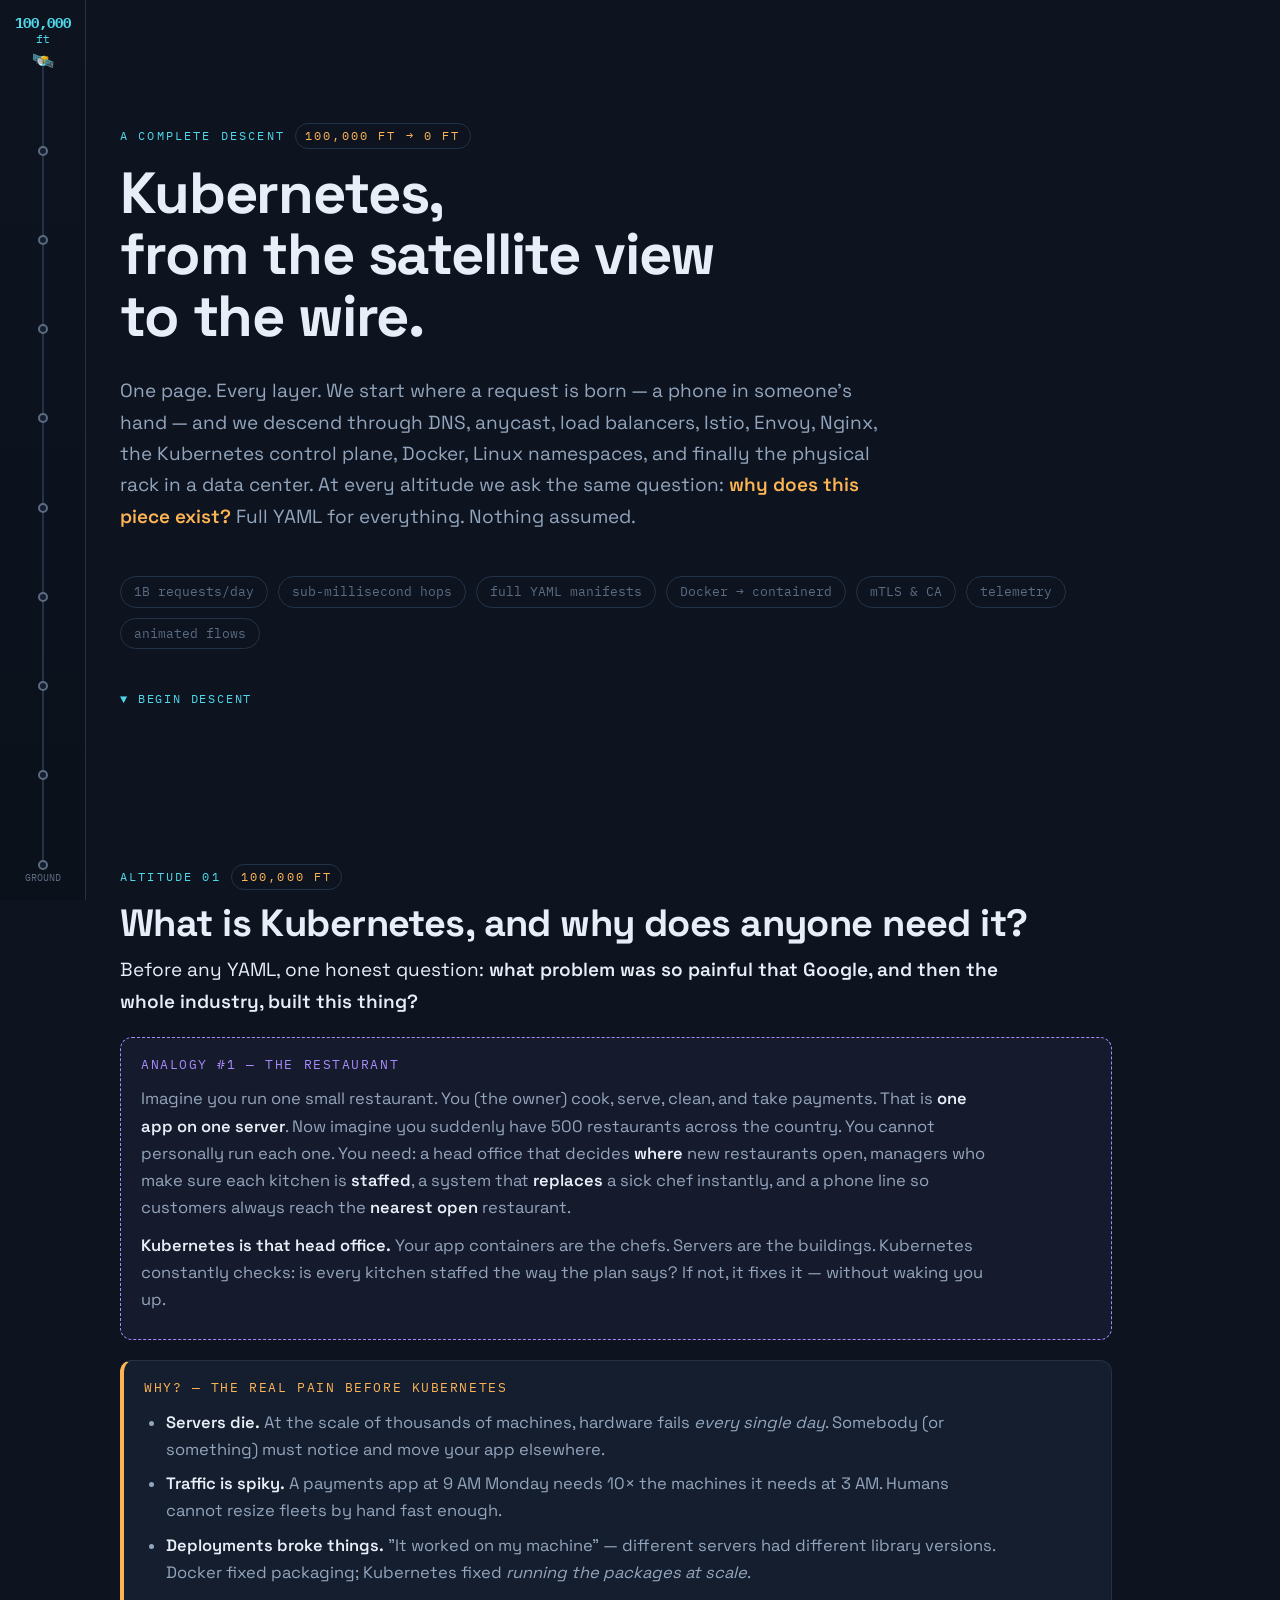
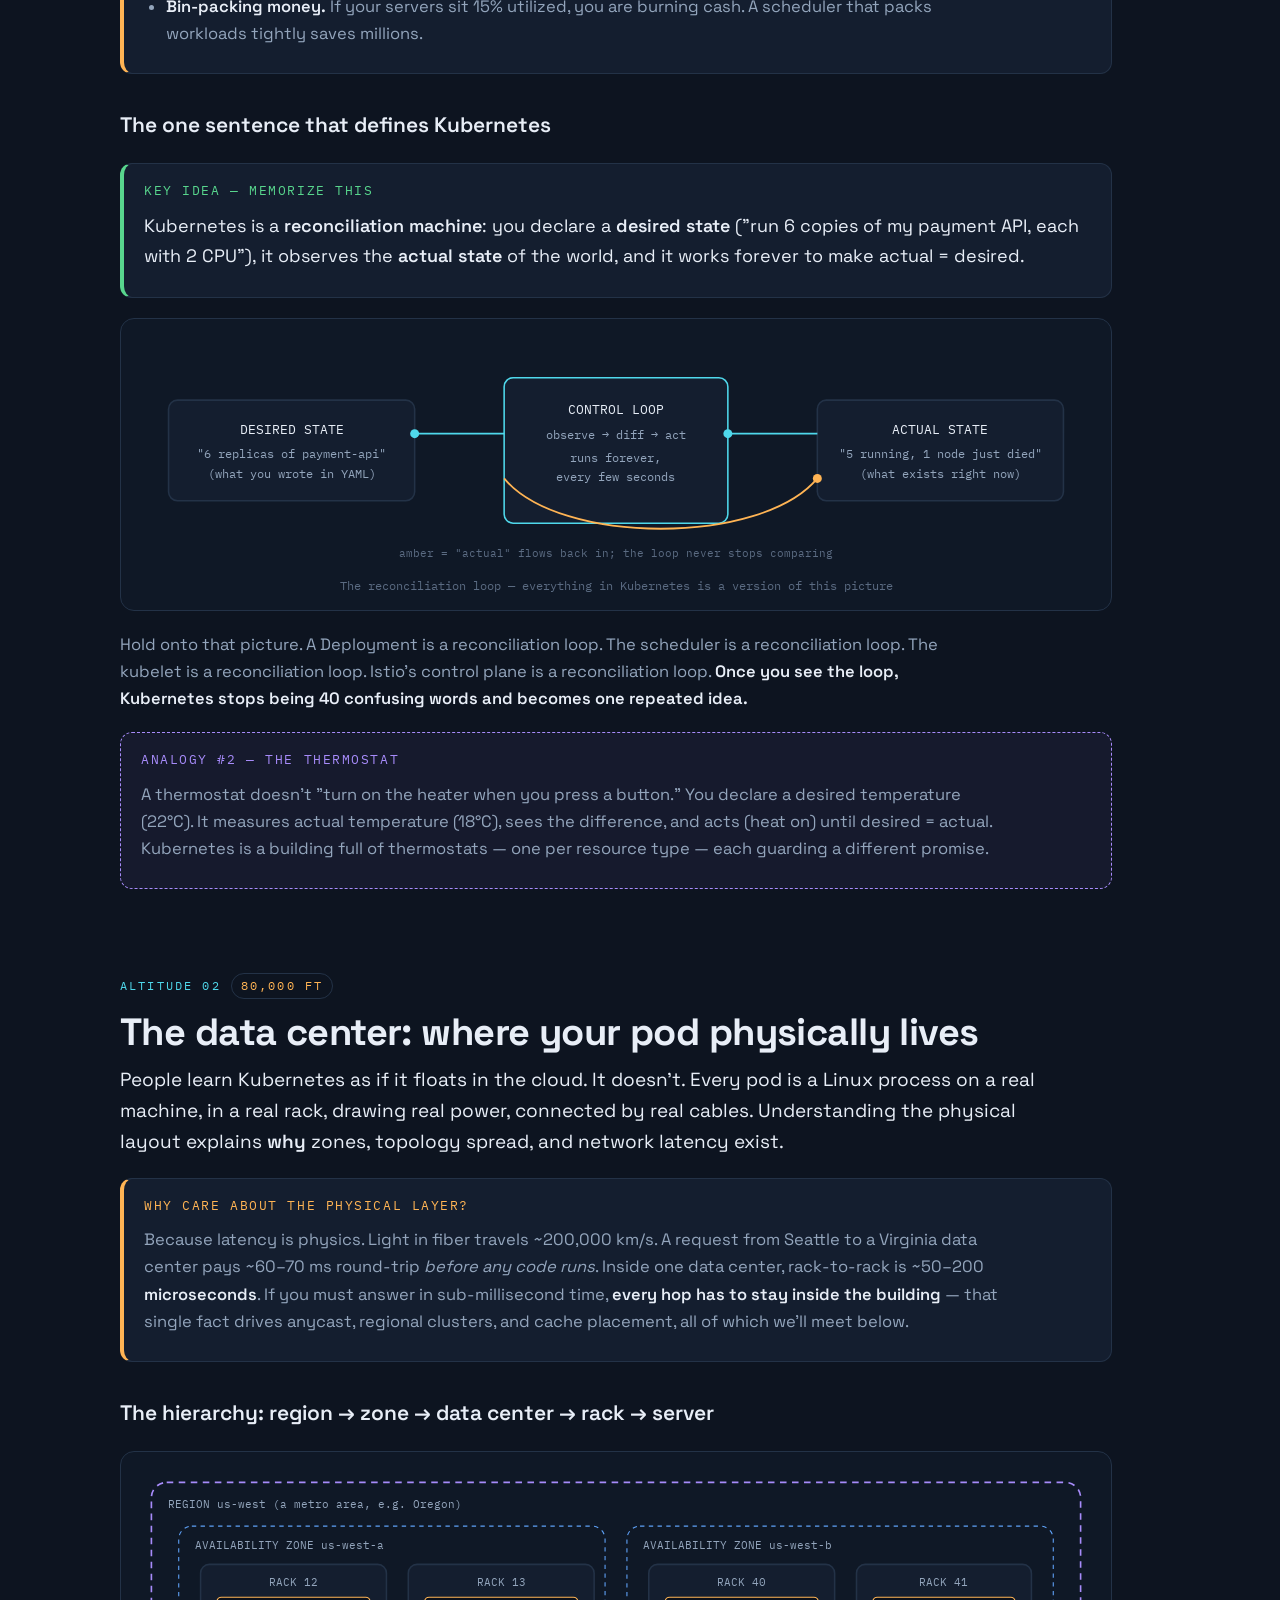
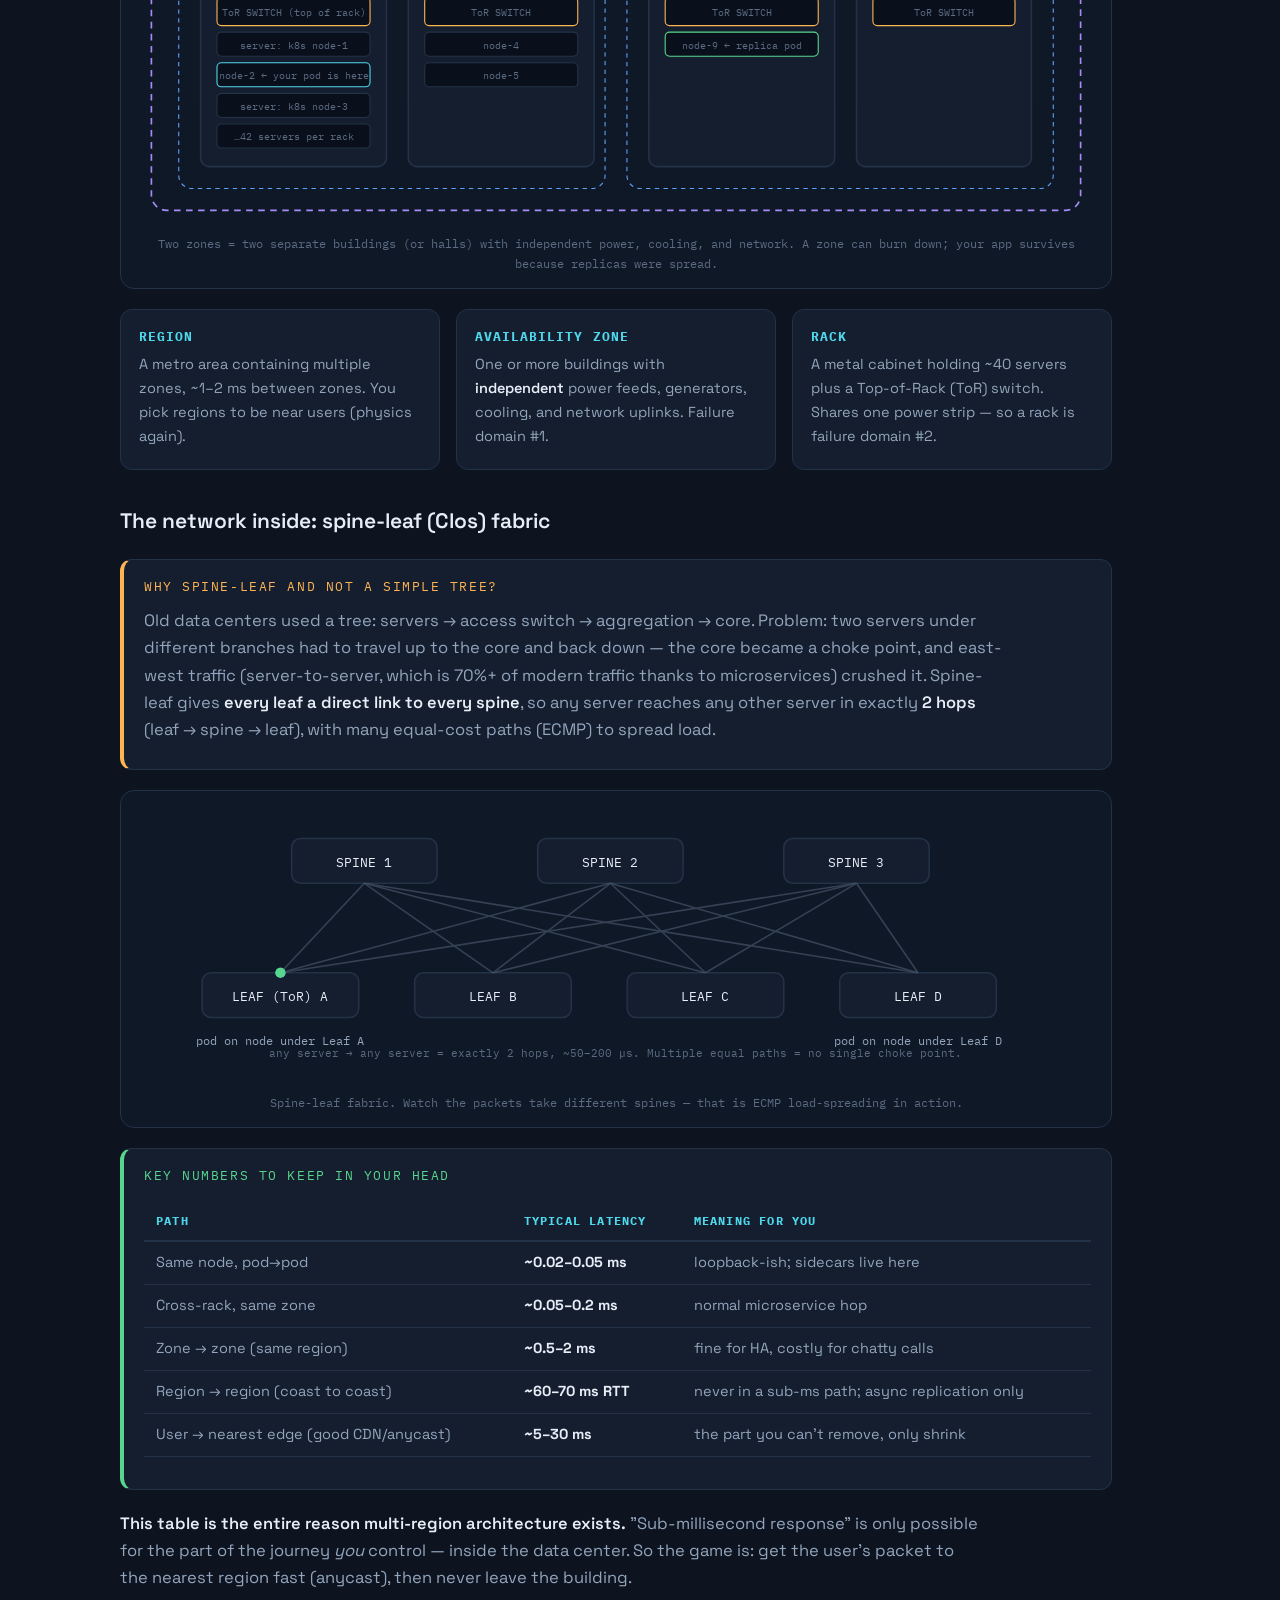
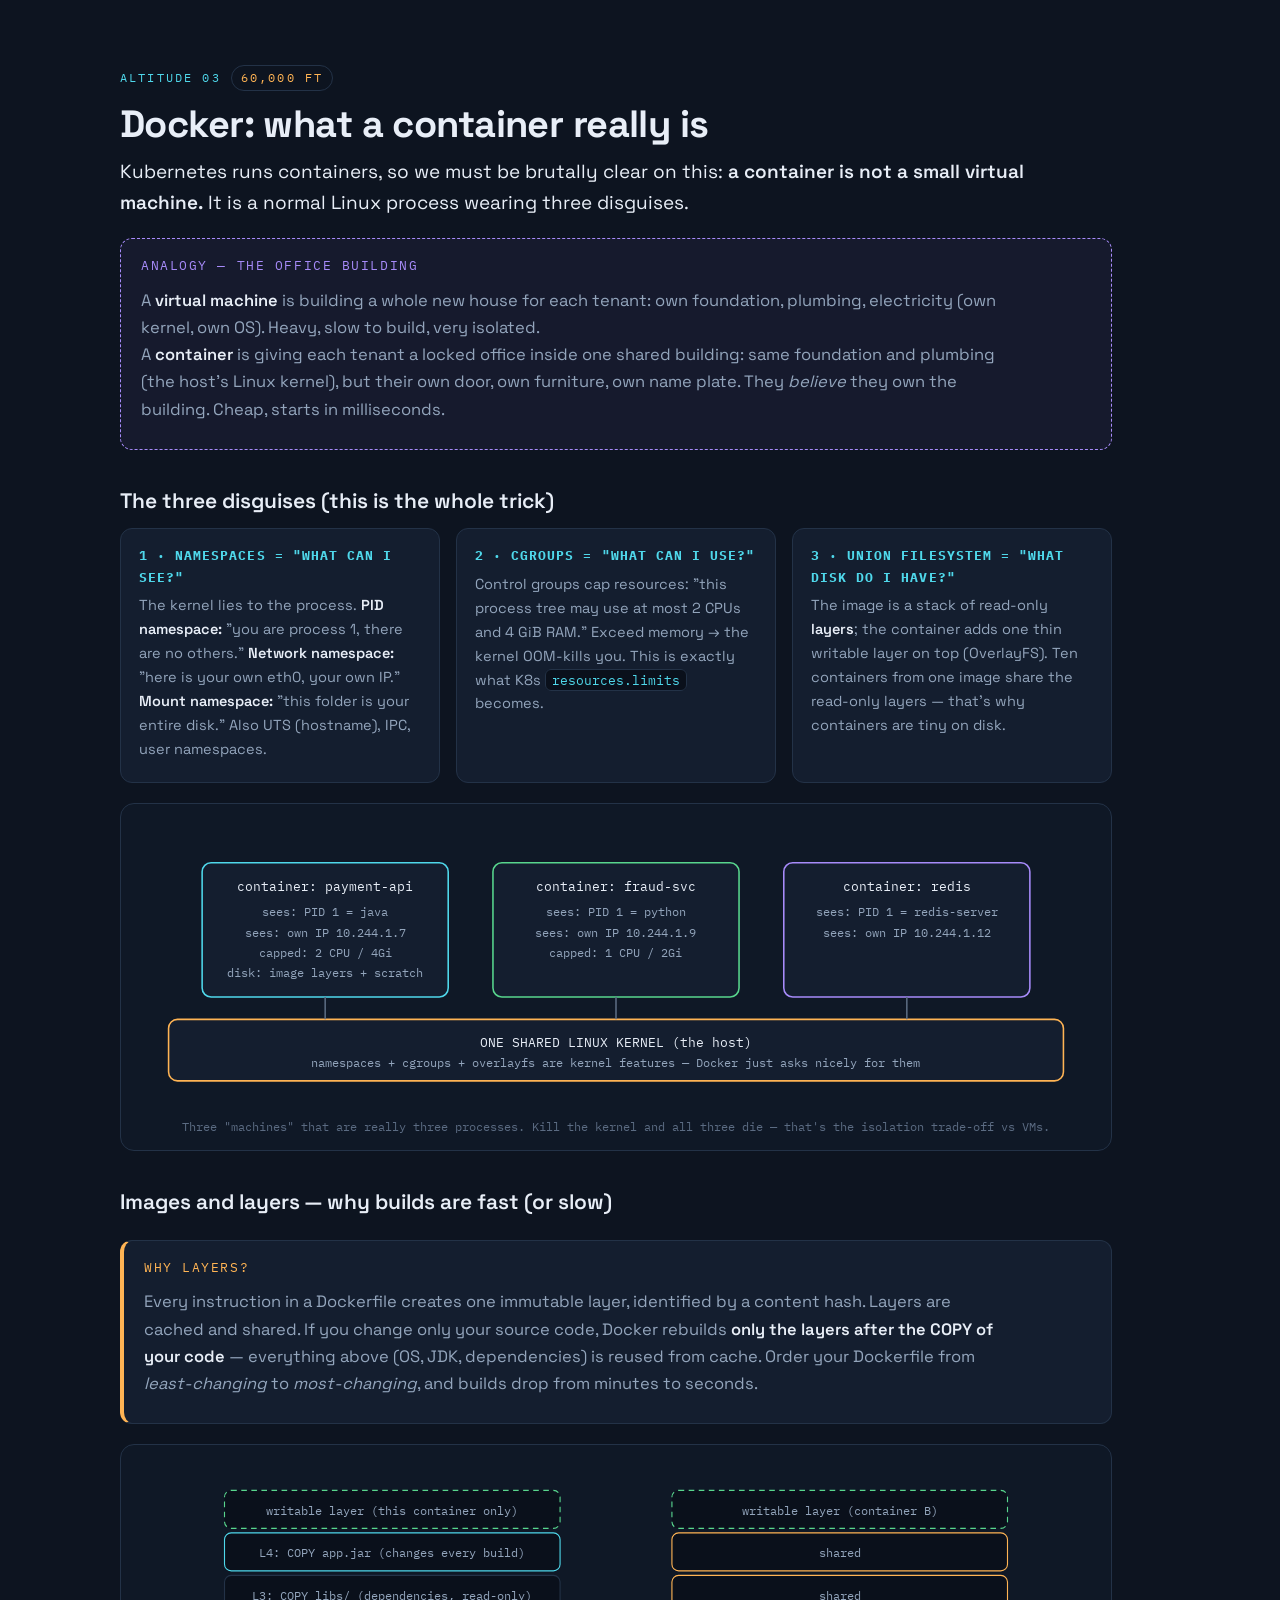
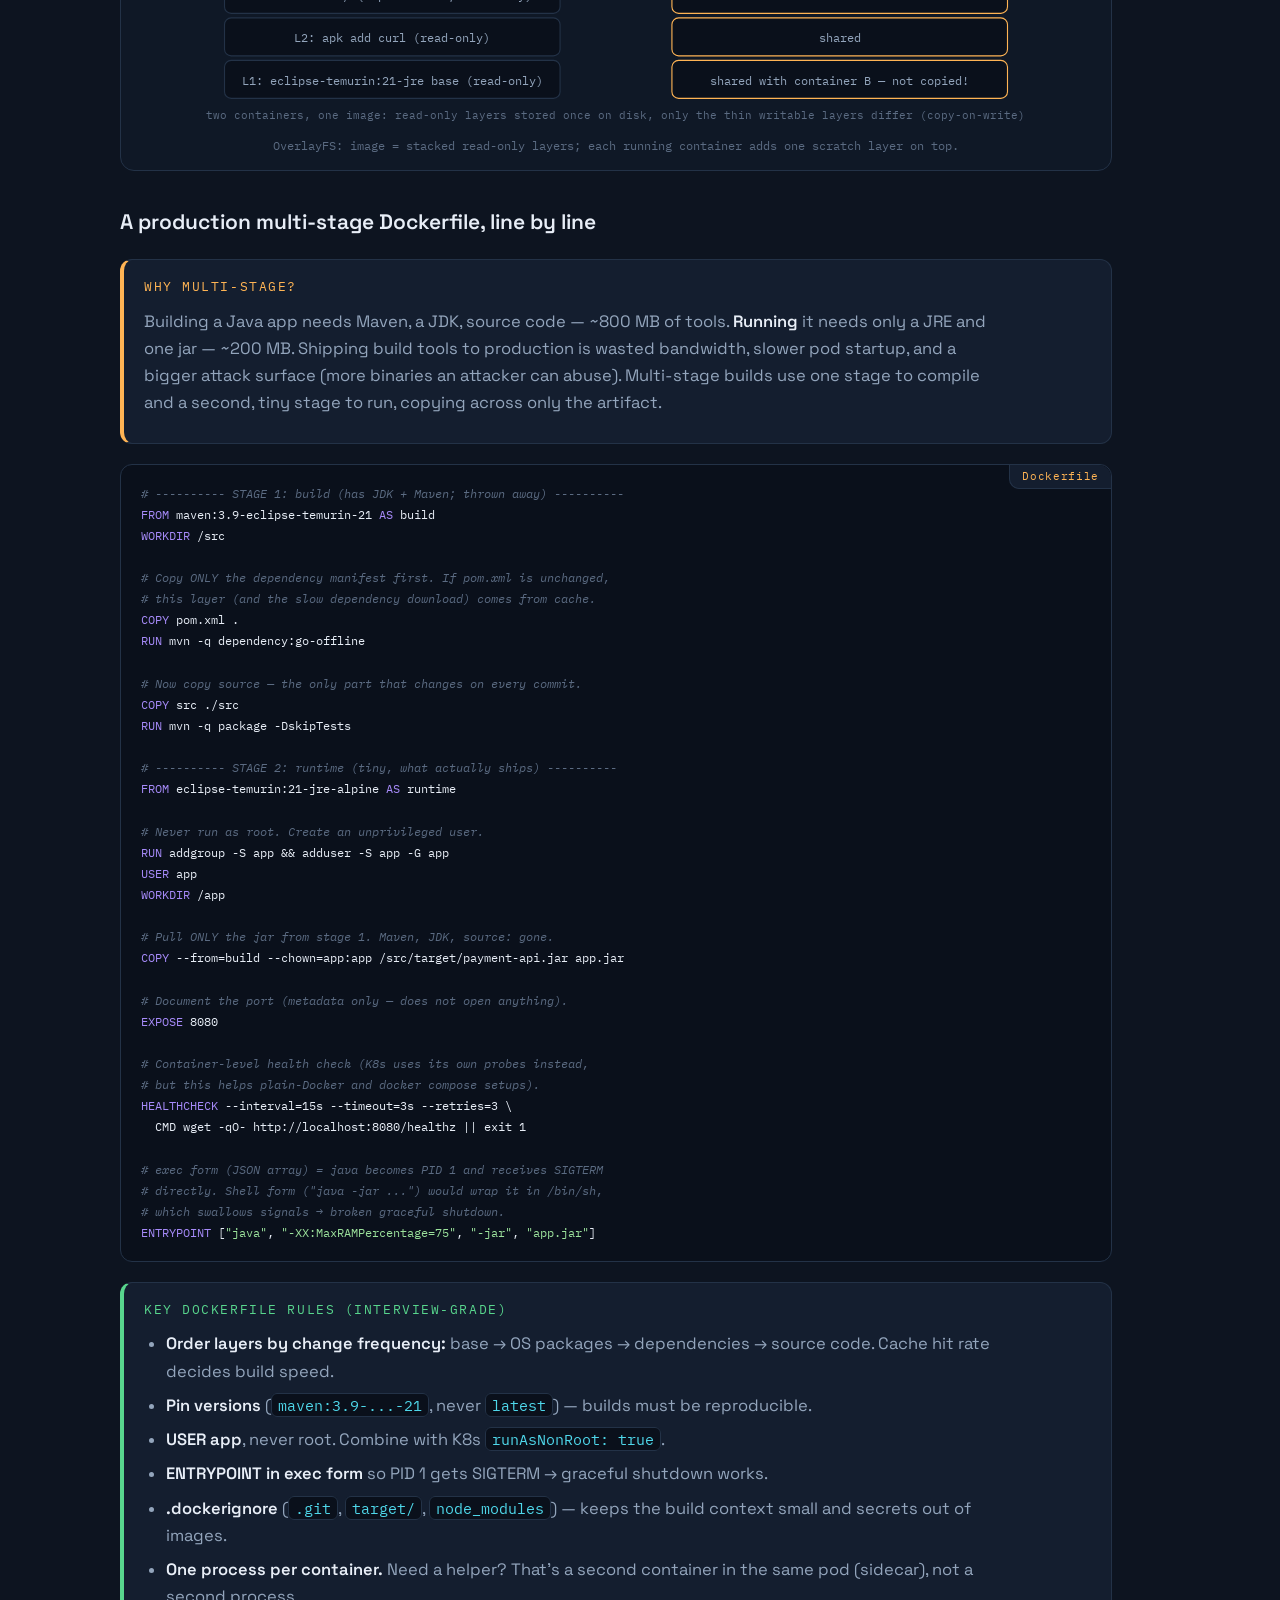
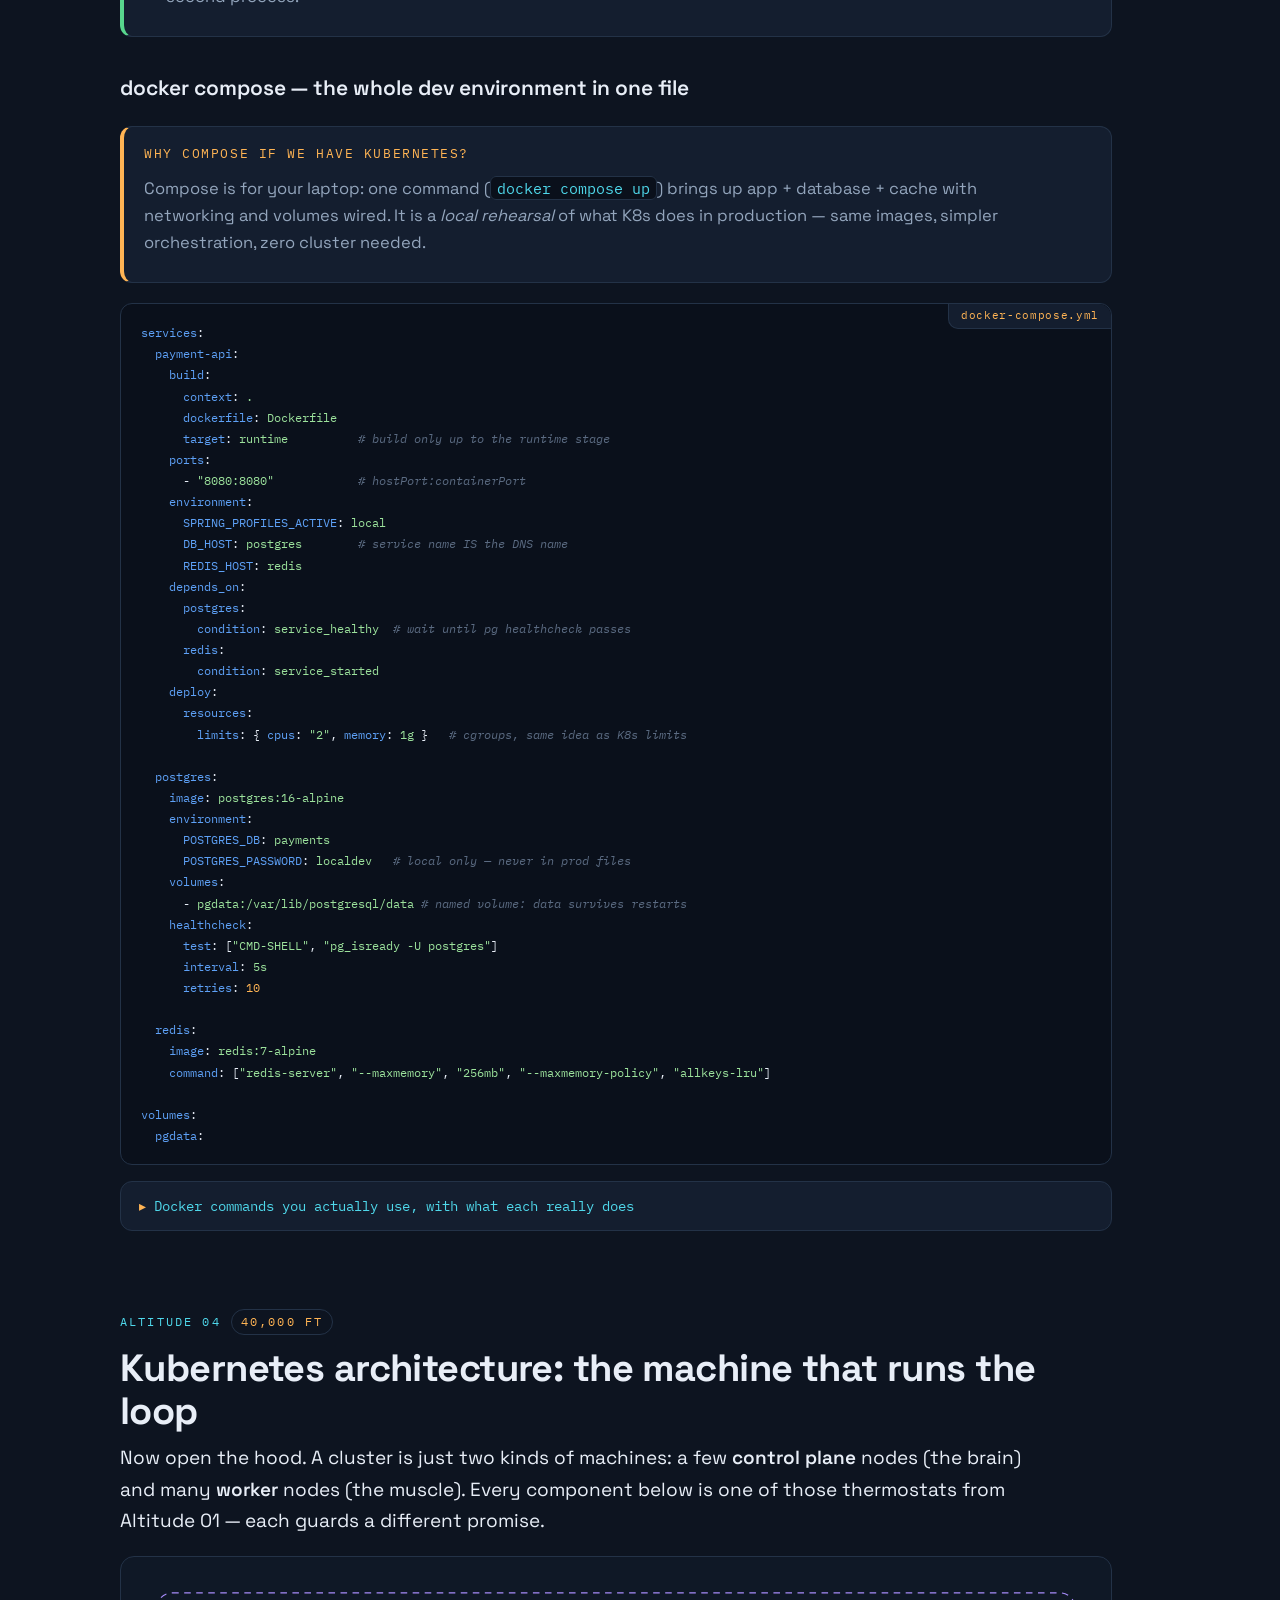
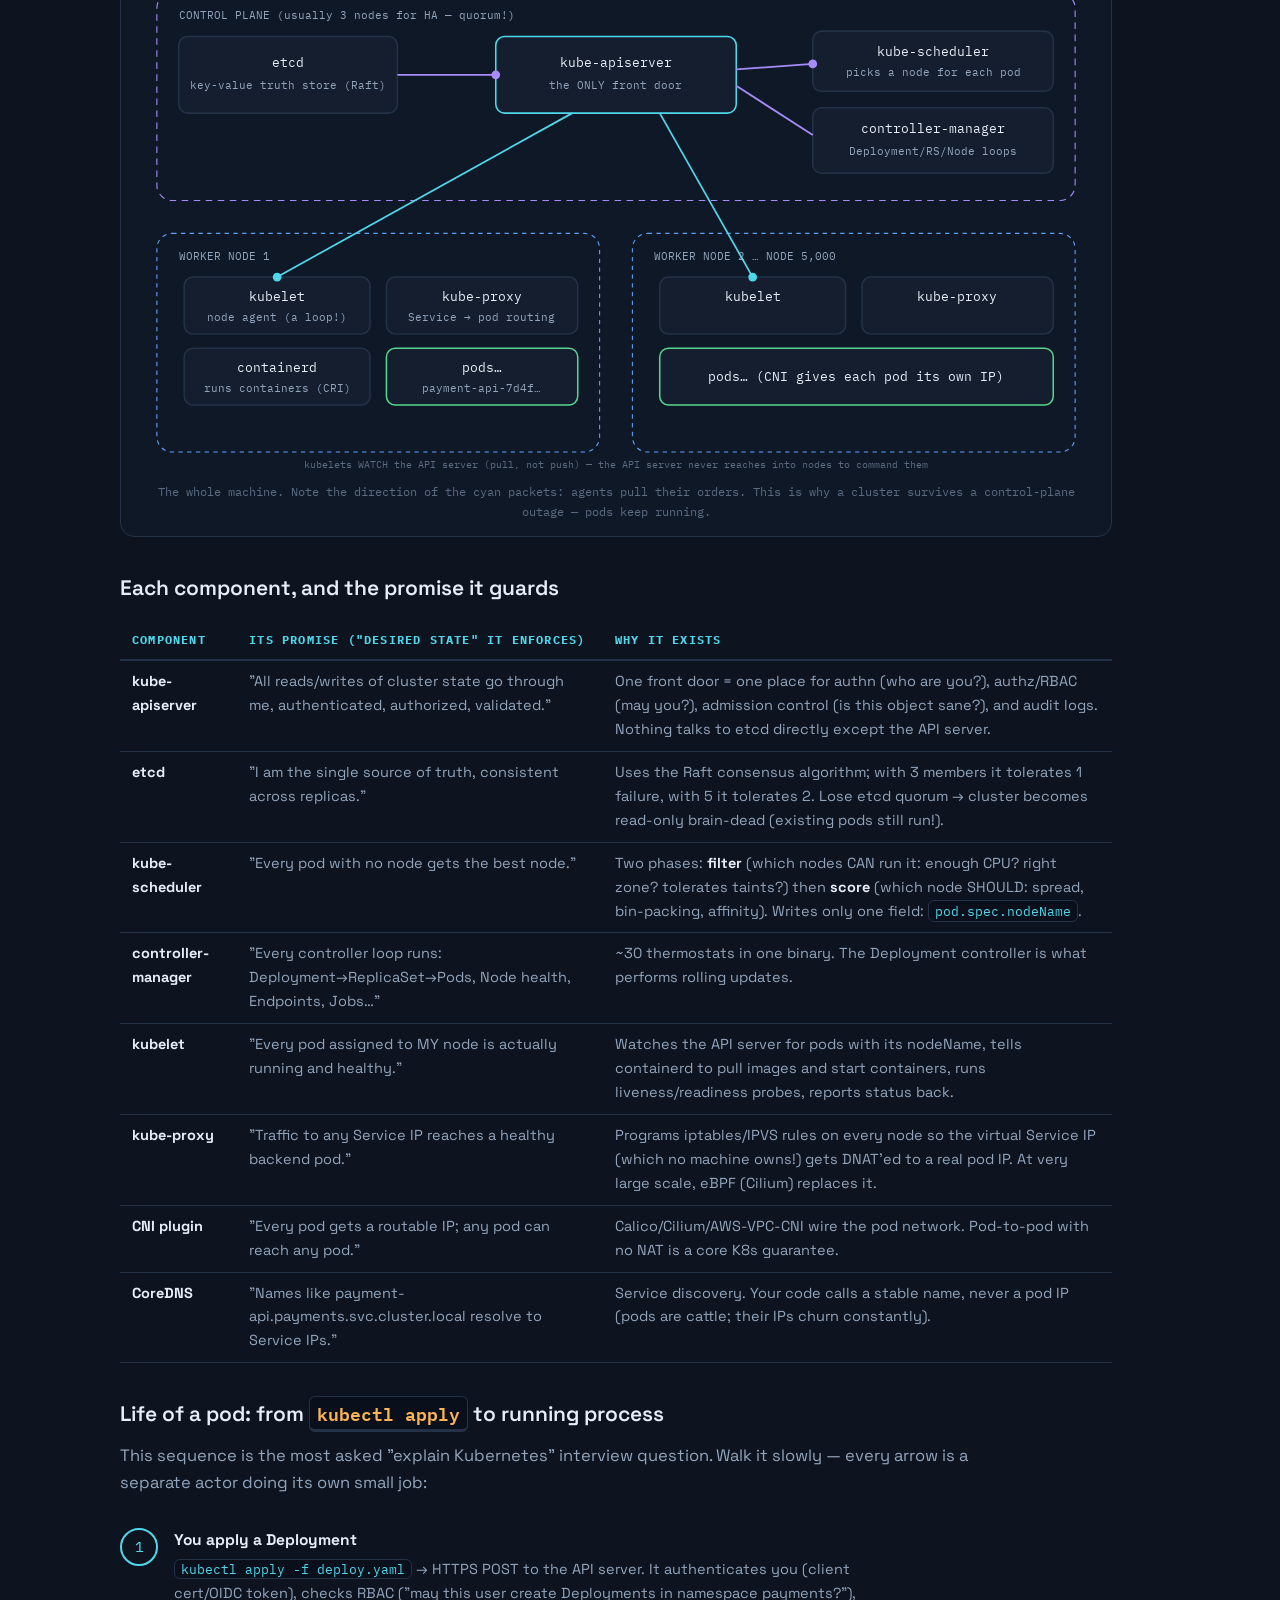
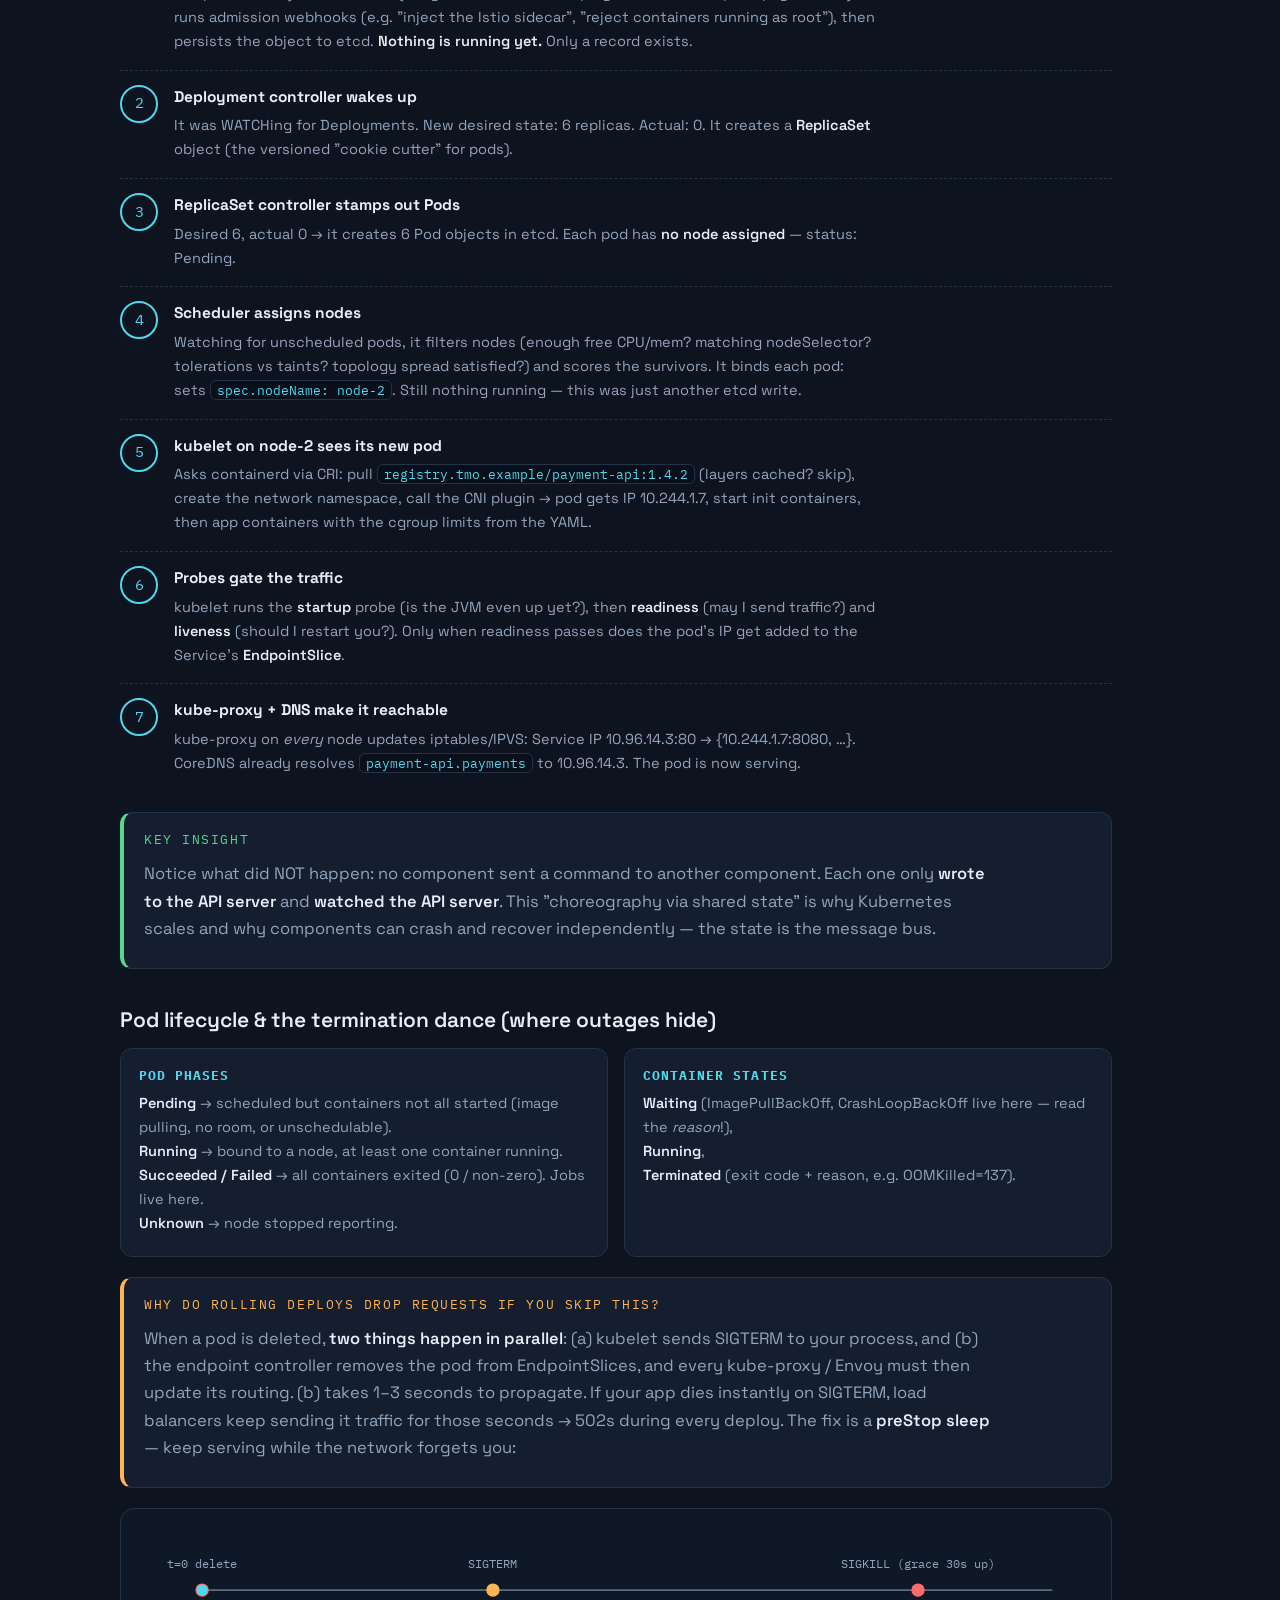
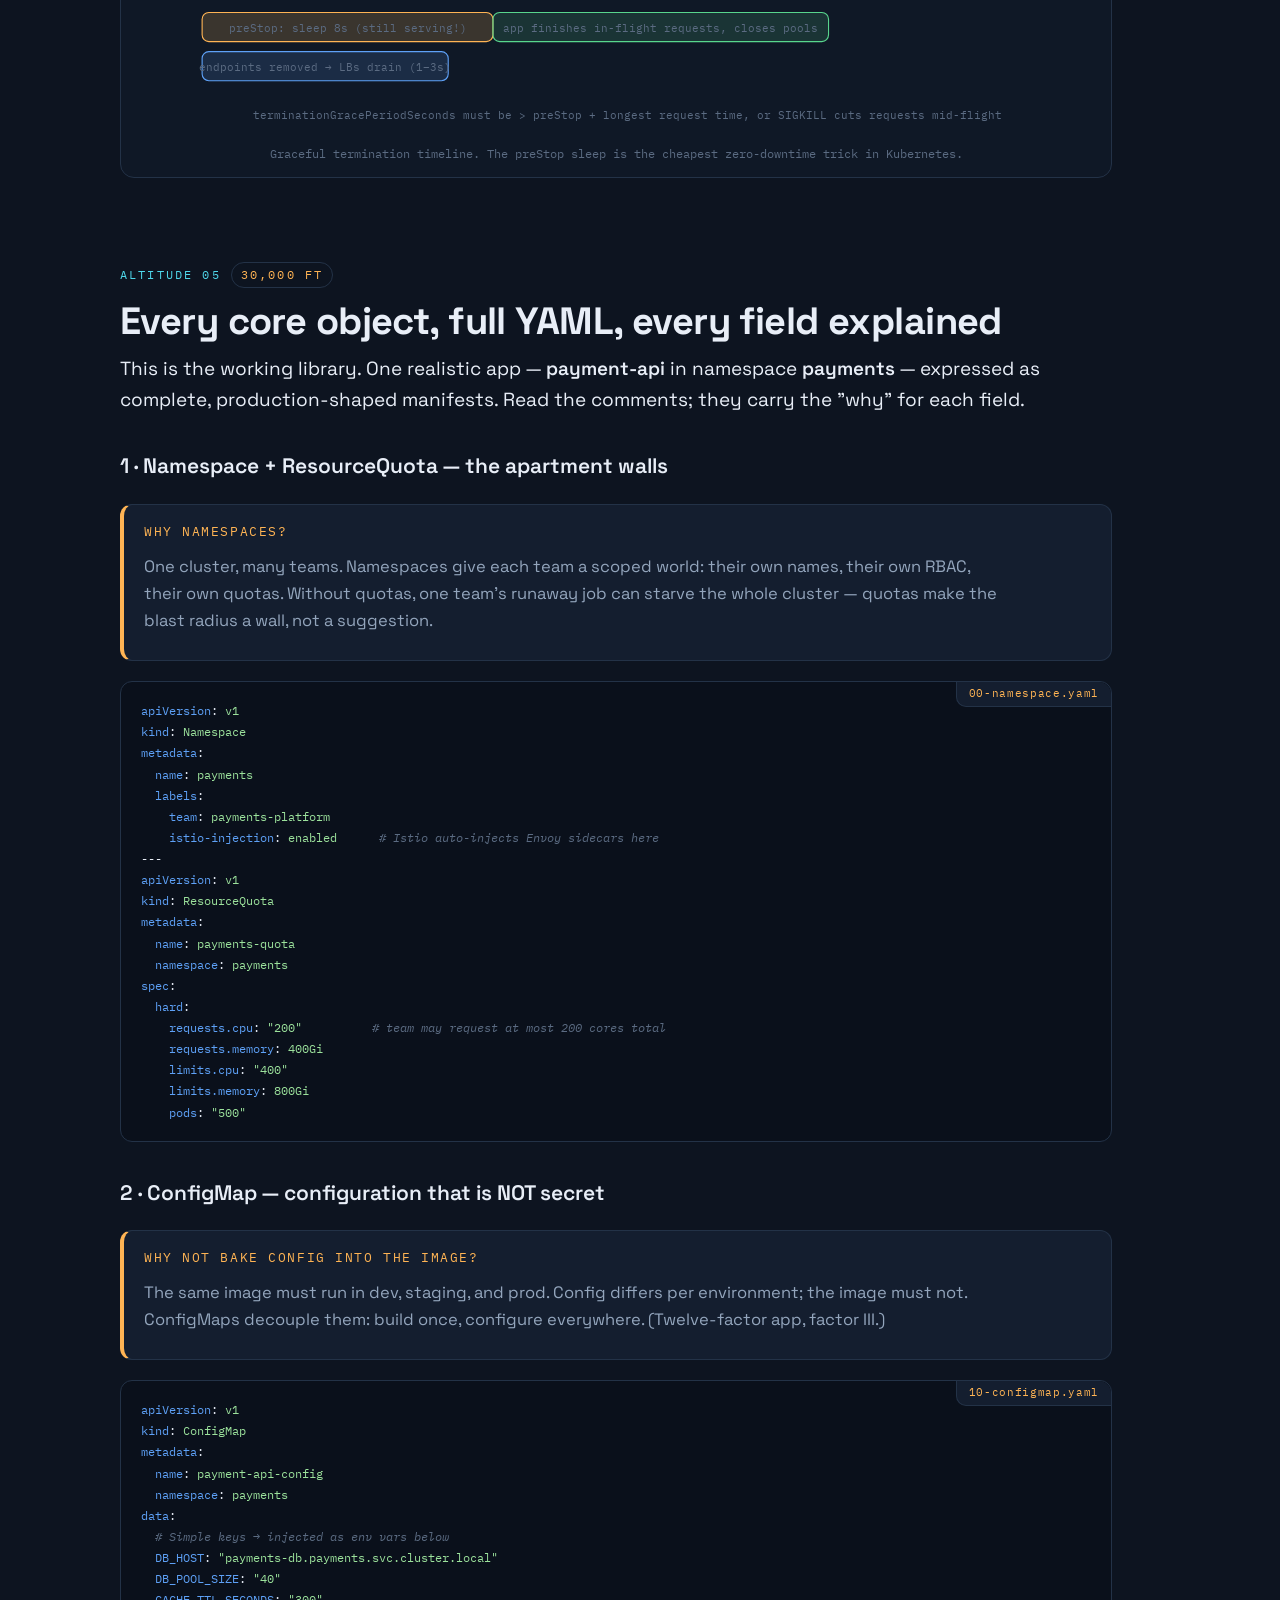
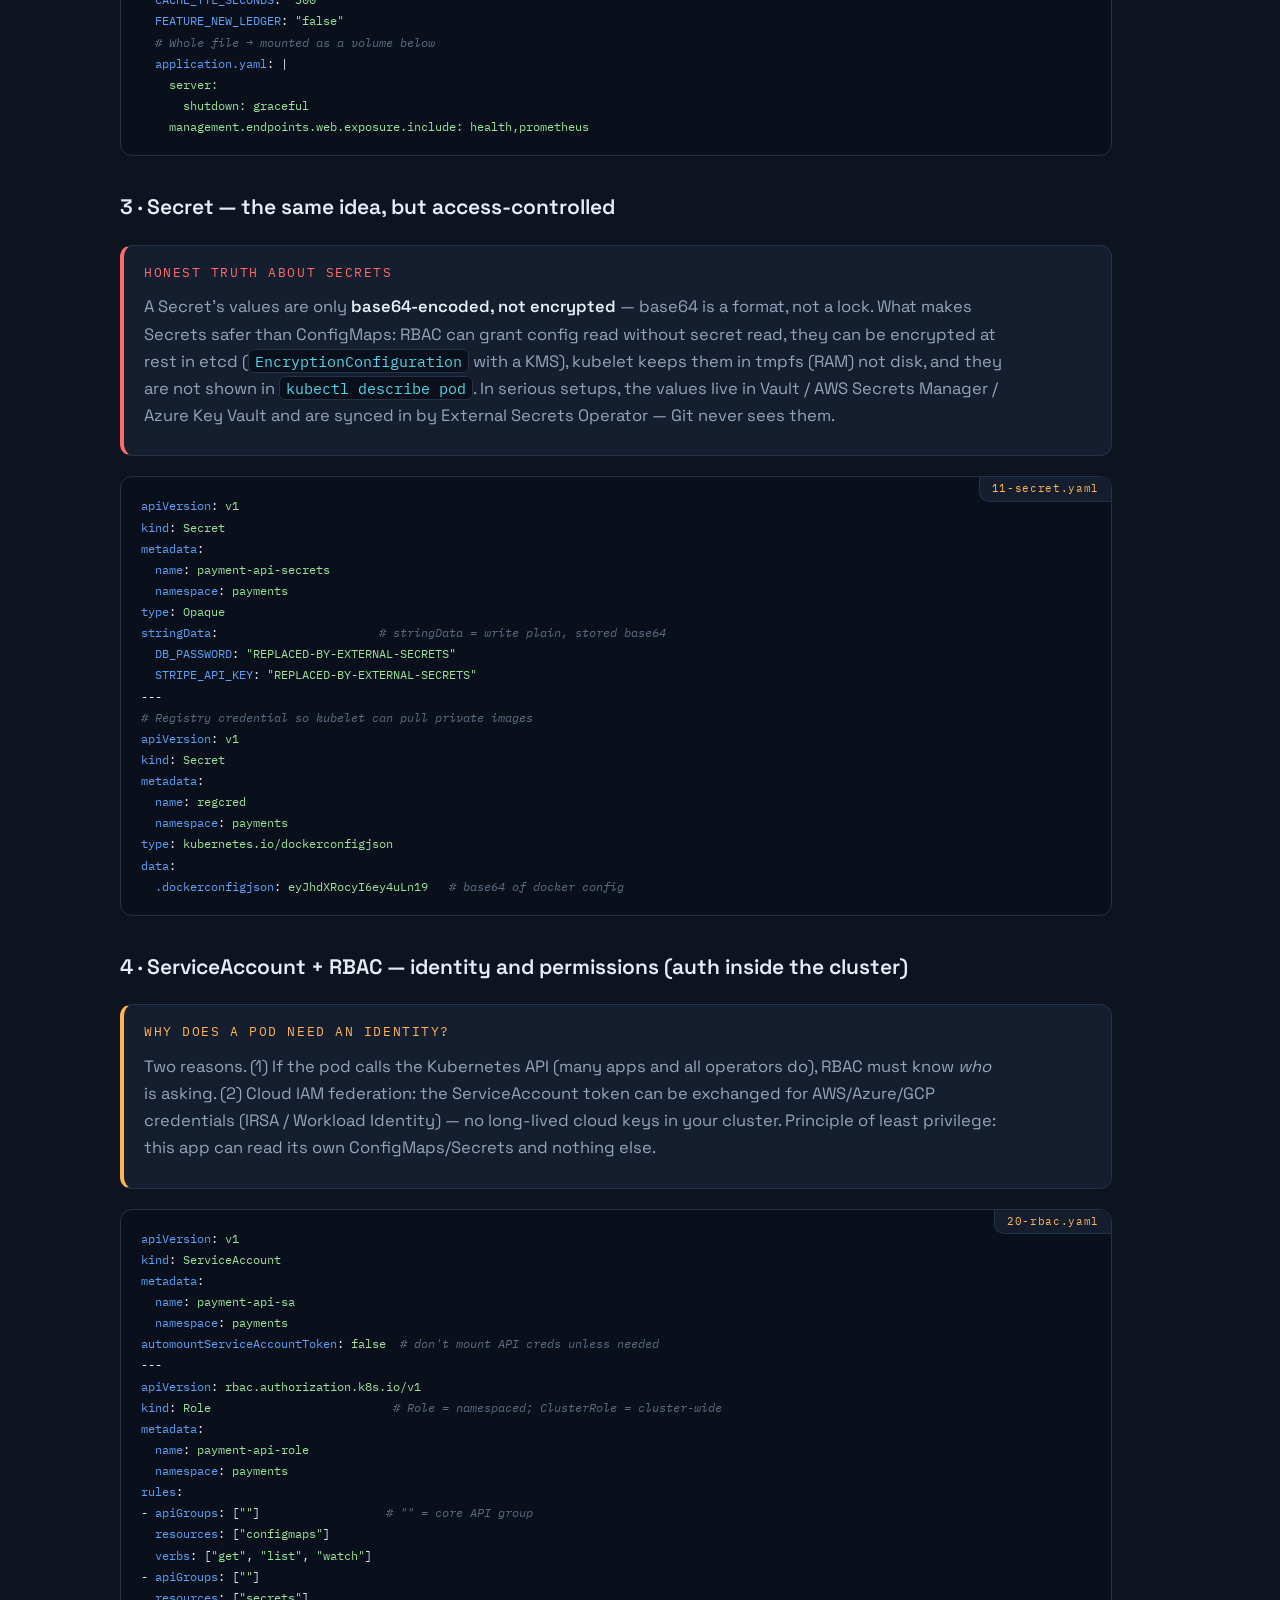
<file: kubernetes-100000ft-to-ground.html>
<!DOCTYPE html>
<html lang="en">
<head>
<meta charset="UTF-8">
<meta name="viewport" content="width=device-width, initial-scale=1.0">
<title>Kubernetes: 100,000 ft → Ground Level</title>
<link rel="preconnect" href="https://fonts.googleapis.com">
<link href="https://fonts.googleapis.com/css2?family=Space+Grotesk:wght@400;500;600;700&family=IBM+Plex+Mono:wght@400;500;600&display=swap" rel="stylesheet">
<style>
:root{
  --bg:#0D1420; --panel:#141E2F; --panel2:#0F1826; --line:#233247;
  --ink:#E8EEF7; --dim:#93A5BC; --faint:#5B6B82;
  --cyan:#4FD8EB; --amber:#FFB454; --green:#58D68D; --red:#FF6B6B; --violet:#A78BFA; --blue:#5EA1F7;
  --mono:'IBM Plex Mono',ui-monospace,Menlo,monospace;
  --disp:'Space Grotesk',system-ui,sans-serif;
}
*{box-sizing:border-box;margin:0;padding:0}
html{scroll-behavior:smooth}
body{background:var(--bg);color:var(--ink);font-family:var(--disp);line-height:1.65;font-size:16.5px;overflow-x:hidden}
::selection{background:rgba(79,216,235,.25)}

/* ---------- Altitude rail (signature) ---------- */
#rail{position:fixed;left:0;top:0;bottom:0;width:86px;border-right:1px solid var(--line);background:linear-gradient(180deg,#0D1420,#0B111B);z-index:50;display:flex;flex-direction:column;align-items:center;padding:14px 0}
#rail .plane{font-size:18px;transition:top .2s linear;position:absolute;left:50%;transform:translateX(-50%);z-index:2}
#railtrack{position:relative;flex:1;width:2px;background:var(--line);margin:10px 0}
#railfill{position:absolute;top:0;left:0;width:2px;background:linear-gradient(180deg,var(--cyan),var(--amber));height:0%}
#alt-readout{font-family:var(--mono);font-size:11px;color:var(--cyan);text-align:center;line-height:1.3;white-space:nowrap}
#alt-readout b{display:block;font-size:14px}
.railmark{position:absolute;left:-4px;width:10px;height:10px;border-radius:50%;background:var(--panel);border:2px solid var(--faint);cursor:pointer}
.railmark.active{border-color:var(--cyan);background:var(--cyan)}
.railmark:hover::after{content:attr(data-label);position:absolute;left:16px;top:-4px;background:var(--panel);border:1px solid var(--line);padding:3px 8px;border-radius:6px;font-family:var(--mono);font-size:11px;color:var(--ink);white-space:nowrap}
main{margin-left:86px;max-width:1060px;padding:0 34px 120px}
@media(max-width:820px){#rail{display:none}main{margin-left:0;padding:0 16px 80px}}

/* ---------- Type & layout ---------- */
section.alt{padding-top:64px;margin-top:8px}
.eyebrow{font-family:var(--mono);font-size:12px;letter-spacing:.18em;text-transform:uppercase;color:var(--cyan);display:flex;gap:10px;align-items:center}
.eyebrow .ft{color:var(--amber);border:1px solid var(--line);padding:2px 9px;border-radius:999px}
h1{font-size:clamp(34px,5.5vw,58px);line-height:1.06;font-weight:700;letter-spacing:-.02em;margin:14px 0 18px}
h2{font-size:clamp(26px,3.4vw,38px);line-height:1.12;font-weight:700;letter-spacing:-.015em;margin:12px 0 8px}
h3{font-size:21px;font-weight:600;margin:34px 0 10px;color:var(--ink)}
h4{font-size:17px;font-weight:600;margin:24px 0 8px;color:var(--cyan)}
p{color:var(--dim);margin:10px 0;max-width:78ch}
p b,li b{color:var(--ink);font-weight:600}
ul,ol{color:var(--dim);margin:10px 0 10px 22px}
li{margin:7px 0;max-width:76ch}
a{color:var(--cyan)}
.lead{font-size:19px;color:var(--ink)}
hr.sep{border:none;border-top:1px dashed var(--line);margin:46px 0 8px}

/* ---------- Cards / callouts ---------- */
.why{border:1px solid var(--line);border-left:4px solid var(--amber);background:var(--panel);border-radius:12px;padding:16px 20px;margin:20px 0}
.why .q{font-family:var(--mono);color:var(--amber);font-size:13px;letter-spacing:.12em;text-transform:uppercase;margin-bottom:6px}
.key{border:1px solid var(--line);border-left:4px solid var(--green);background:var(--panel);border-radius:12px;padding:16px 20px;margin:20px 0}
.key .q{font-family:var(--mono);color:var(--green);font-size:13px;letter-spacing:.12em;text-transform:uppercase;margin-bottom:6px}
.warn{border:1px solid var(--line);border-left:4px solid var(--red);background:var(--panel);border-radius:12px;padding:16px 20px;margin:20px 0}
.warn .q{font-family:var(--mono);color:var(--red);font-size:13px;letter-spacing:.12em;text-transform:uppercase;margin-bottom:6px}
.analogy{border:1px dashed var(--violet);background:rgba(167,139,250,.06);border-radius:12px;padding:16px 20px;margin:20px 0}
.analogy .q{font-family:var(--mono);color:var(--violet);font-size:13px;letter-spacing:.12em;text-transform:uppercase;margin-bottom:6px}
.grid2{display:grid;grid-template-columns:1fr 1fr;gap:16px}
.grid3{display:grid;grid-template-columns:repeat(3,1fr);gap:16px}
@media(max-width:760px){.grid2,.grid3{grid-template-columns:1fr}}
.tile{border:1px solid var(--line);background:var(--panel);border-radius:12px;padding:16px 18px}
.tile h5{font-family:var(--mono);font-size:13px;color:var(--cyan);letter-spacing:.08em;margin-bottom:6px;text-transform:uppercase}
.tile p{font-size:14.5px;margin:4px 0}

/* ---------- Code ---------- */
pre{background:#0A101B;border:1px solid var(--line);border-radius:12px;padding:18px 20px;overflow-x:auto;font-family:var(--mono);font-size:13.2px;line-height:1.6;margin:16px 0;position:relative}
pre .fn{position:absolute;top:0;right:0;background:var(--panel);border-left:1px solid var(--line);border-bottom:1px solid var(--line);border-radius:0 12px 0 10px;padding:3px 12px;font-size:11px;color:var(--amber);letter-spacing:.06em}
code{font-family:var(--mono);font-size:.92em;background:#0A101B;border:1px solid var(--line);border-radius:6px;padding:1px 6px;color:var(--cyan)}
pre code{background:none;border:none;padding:0;color:inherit}
.c-k{color:#5EA1F7}      /* yaml key */
.c-s{color:#9CE29C}      /* string  */
.c-n{color:#FFB454}      /* number  */
.c-c{color:#5B6B82;font-style:italic} /* comment */
.c-d{color:#A78BFA}      /* directive/keyword */

/* ---------- Tables ---------- */
table{border-collapse:collapse;width:100%;margin:16px 0;font-size:14.5px}
th{font-family:var(--mono);font-size:12px;letter-spacing:.1em;text-transform:uppercase;color:var(--cyan);text-align:left;border-bottom:2px solid var(--line);padding:9px 12px}
td{border-bottom:1px solid var(--line);padding:9px 12px;color:var(--dim);vertical-align:top}
td b{color:var(--ink)}
tr:hover td{background:rgba(79,216,235,.04)}

/* ---------- Diagrams ---------- */
.diagram{border:1px solid var(--line);background:var(--panel2);border-radius:14px;padding:14px;margin:20px 0;overflow-x:auto}
.diagram .cap{font-family:var(--mono);font-size:12px;color:var(--faint);margin-top:8px;text-align:center}
svg{display:block;margin:0 auto;max-width:100%}
svg text{font-family:'IBM Plex Mono',monospace}
.box{fill:var(--panel);stroke:var(--line);stroke-width:1.4;rx:8}
.lbl{fill:var(--ink);font-size:12px}
.sub{fill:var(--dim);font-size:10.5px}
.tiny{fill:var(--faint);font-size:9.5px}
.wire{stroke:var(--faint);stroke-width:1.4;fill:none}
.wire-c{stroke:var(--cyan);stroke-width:1.6;fill:none}
.wire-a{stroke:var(--amber);stroke-width:1.6;fill:none}
.wire-g{stroke:var(--green);stroke-width:1.6;fill:none}
.wire-v{stroke:var(--violet);stroke-width:1.6;fill:none}

/* packet dots that travel along paths (the "gif" effect) */
.pkt{offset-rotate:0deg;animation:travel 3.2s linear infinite}
@keyframes travel{0%{offset-distance:0%;opacity:0}6%{opacity:1}92%{opacity:1}100%{offset-distance:100%;opacity:0}}
.pulse{animation:pulse 2.2s ease-in-out infinite}
@keyframes pulse{0%,100%{opacity:.45}50%{opacity:1}}
.blink{animation:blink 1.3s steps(2) infinite}
@keyframes blink{50%{opacity:.15}}
@media(prefers-reduced-motion:reduce){.pkt,.pulse,.blink,.stepglow{animation:none !important}}

/* ---------- Steppers (lifecycles) ---------- */
.steps{counter-reset:st;margin:18px 0}
.step{display:flex;gap:16px;padding:14px 0;border-bottom:1px dashed var(--line)}
.step:last-child{border-bottom:none}
.step .n{counter-increment:st;flex:0 0 38px;height:38px;border-radius:50%;border:2px solid var(--cyan);color:var(--cyan);font-family:var(--mono);display:flex;align-items:center;justify-content:center;font-size:15px}
.step .n::before{content:counter(st)}
.step h5{font-size:15.5px;color:var(--ink);margin-bottom:4px;font-family:var(--disp)}
.step p{font-size:14.5px;margin:2px 0}
.step code{font-size:12.5px}

/* ---------- Hero ---------- */
.hero{min-height:88vh;display:flex;flex-direction:column;justify-content:center;padding-top:40px;position:relative}
.hero .sub{font-size:19px;color:var(--dim);max-width:64ch}
.hero-alt{font-family:var(--mono);color:var(--faint);font-size:13px;margin-top:34px;display:flex;flex-wrap:wrap;gap:10px}
.hero-alt span{border:1px solid var(--line);border-radius:999px;padding:4px 13px}
.hero-alt span:hover{border-color:var(--cyan);color:var(--cyan)}
.scrolldown{margin-top:40px;font-family:var(--mono);font-size:12px;color:var(--cyan);letter-spacing:.15em}

/* budget bars */
.budget{display:flex;height:34px;border-radius:8px;overflow:hidden;border:1px solid var(--line);font-family:var(--mono);font-size:10.5px;margin:14px 0}
.budget div{display:flex;align-items:center;justify-content:center;color:#0B111B;font-weight:600;white-space:nowrap;overflow:hidden}
.legend{display:flex;flex-wrap:wrap;gap:14px;font-family:var(--mono);font-size:12px;color:var(--dim)}
.legend i{display:inline-block;width:11px;height:11px;border-radius:3px;margin-right:6px;vertical-align:-1px}

details{border:1px solid var(--line);border-radius:12px;background:var(--panel);margin:14px 0}
details summary{cursor:pointer;padding:13px 18px;font-family:var(--mono);font-size:13.5px;color:var(--cyan);list-style:none}
details summary::before{content:'▸ ';color:var(--amber)}
details[open] summary::before{content:'▾ '}
details .inner{padding:0 18px 16px}
.kbd{font-family:var(--mono);background:#0A101B;border:1px solid var(--line);border-bottom-width:3px;border-radius:6px;padding:1px 7px;font-size:.85em;color:var(--amber)}
</style>
</head>
<body>

<!-- ============ ALTITUDE RAIL ============ -->
<nav id="rail" aria-label="Altitude navigation">
  <div id="alt-readout"><b id="altnum">100,000</b>ft</div>
  <div id="railtrack">
    <div id="railfill"></div>
    <div class="plane" id="plane" style="top:0">🛰️</div>
  </div>
  <div style="font-family:var(--mono);font-size:10px;color:var(--faint)">GROUND</div>
</nav>

<main>

<!-- ============ HERO ============ -->
<header class="hero" id="top">
  <div class="eyebrow">A COMPLETE DESCENT<span class="ft">100,000 FT → 0 FT</span></div>
  <h1>Kubernetes,<br>from the satellite view<br>to the wire.</h1>
  <p class="sub">One page. Every layer. We start where a request is born — a phone in someone's hand — and we descend through DNS, anycast, load balancers, Istio, Envoy, Nginx, the Kubernetes control plane, Docker, Linux namespaces, and finally the physical rack in a data center. At every altitude we ask the same question: <b style="color:var(--amber)">why does this piece exist?</b> Full YAML for everything. Nothing assumed.</p>
  <div class="hero-alt">
    <span>1B requests/day</span><span>sub-millisecond hops</span><span>full YAML manifests</span><span>Docker → containerd</span><span>mTLS &amp; CA</span><span>telemetry</span><span>animated flows</span>
  </div>
  <div class="scrolldown blink">▼ BEGIN DESCENT</div>
</header>

<!-- ============ 100,000 FT ============ -->
<section class="alt" id="s1" data-alt="100000">
<div class="eyebrow">ALTITUDE 01<span class="ft">100,000 FT</span></div>
<h2>What is Kubernetes, and why does anyone need it?</h2>

<p class="lead">Before any YAML, one honest question: <b>what problem was so painful that Google, and then the whole industry, built this thing?</b></p>

<div class="analogy"><div class="q">Analogy #1 — The restaurant</div>
<p>Imagine you run one small restaurant. You (the owner) cook, serve, clean, and take payments. That is <b>one app on one server</b>. Now imagine you suddenly have 500 restaurants across the country. You cannot personally run each one. You need: a head office that decides <b>where</b> new restaurants open, managers who make sure each kitchen is <b>staffed</b>, a system that <b>replaces</b> a sick chef instantly, and a phone line so customers always reach the <b>nearest open</b> restaurant.</p>
<p><b>Kubernetes is that head office.</b> Your app containers are the chefs. Servers are the buildings. Kubernetes constantly checks: is every kitchen staffed the way the plan says? If not, it fixes it — without waking you up.</p></div>

<div class="why"><div class="q">Why? — The real pain before Kubernetes</div>
<ul>
<li><b>Servers die.</b> At the scale of thousands of machines, hardware fails <i>every single day</i>. Somebody (or something) must notice and move your app elsewhere.</li>
<li><b>Traffic is spiky.</b> A payments app at 9 AM Monday needs 10× the machines it needs at 3 AM. Humans cannot resize fleets by hand fast enough.</li>
<li><b>Deployments broke things.</b> "It worked on my machine" — different servers had different library versions. Docker fixed packaging; Kubernetes fixed <i>running the packages at scale</i>.</li>
<li><b>Bin-packing money.</b> If your servers sit 15% utilized, you are burning cash. A scheduler that packs workloads tightly saves millions.</li>
</ul></div>

<h3>The one sentence that defines Kubernetes</h3>
<div class="key"><div class="q">Key idea — memorize this</div>
<p style="font-size:18px;color:var(--ink)">Kubernetes is a <b>reconciliation machine</b>: you declare a <b>desired state</b> ("run 6 copies of my payment API, each with 2 CPU"), it observes the <b>actual state</b> of the world, and it works forever to make actual = desired.</p></div>

<div class="diagram">
<svg viewBox="0 0 860 210">
  <rect class="box" x="30" y="60" width="220" height="90" rx="10"/>
  <text class="lbl" x="140" y="90" text-anchor="middle">DESIRED STATE</text>
  <text class="sub" x="140" y="112" text-anchor="middle">"6 replicas of payment-api"</text>
  <text class="sub" x="140" y="130" text-anchor="middle">(what you wrote in YAML)</text>

  <rect class="box" x="610" y="60" width="220" height="90" rx="10"/>
  <text class="lbl" x="720" y="90" text-anchor="middle">ACTUAL STATE</text>
  <text class="sub" x="720" y="112" text-anchor="middle">"5 running, 1 node just died"</text>
  <text class="sub" x="720" y="130" text-anchor="middle">(what exists right now)</text>

  <rect class="box" x="330" y="40" width="200" height="130" rx="14" style="stroke:var(--cyan)"/>
  <text class="lbl" x="430" y="72" text-anchor="middle" fill="var(--cyan)">CONTROL LOOP</text>
  <text class="sub" x="430" y="95" text-anchor="middle">observe → diff → act</text>
  <text class="sub" x="430" y="115" text-anchor="middle">runs forever,</text>
  <text class="sub" x="430" y="132" text-anchor="middle">every few seconds</text>

  <path id="p-loop1" class="wire-c" d="M250,90 L330,90"/>
  <path id="p-loop2" class="wire-c" d="M530,90 L610,90"/>
  <path id="p-loop3" class="wire-a" d="M610,130 C560,190 380,190 330,130" />
  <circle r="4" fill="var(--cyan)" class="pkt" style="offset-path:path('M250,90 L330,90')"/>
  <circle r="4" fill="var(--cyan)" class="pkt" style="offset-path:path('M530,90 L610,90');animation-delay:.8s"/>
  <circle r="4" fill="var(--amber)" class="pkt" style="offset-path:path('M610,130 C560,190 380,190 330,130');animation-delay:1.6s"/>
  <text class="tiny" x="430" y="200" text-anchor="middle">amber = "actual" flows back in; the loop never stops comparing</text>
</svg>
<div class="cap">The reconciliation loop — everything in Kubernetes is a version of this picture</div>
</div>

<p>Hold onto that picture. A Deployment is a reconciliation loop. The scheduler is a reconciliation loop. The kubelet is a reconciliation loop. Istio's control plane is a reconciliation loop. <b>Once you see the loop, Kubernetes stops being 40 confusing words and becomes one repeated idea.</b></p>

<div class="analogy"><div class="q">Analogy #2 — The thermostat</div>
<p>A thermostat doesn't "turn on the heater when you press a button." You declare a desired temperature (22°C). It measures actual temperature (18°C), sees the difference, and acts (heat on) until desired = actual. Kubernetes is a building full of thermostats — one per resource type — each guarding a different promise.</p></div>

</section>

<!-- ============ 80,000 FT ============ -->
<section class="alt" id="s2" data-alt="80000">
<div class="eyebrow">ALTITUDE 02<span class="ft">80,000 FT</span></div>
<h2>The data center: where your pod physically lives</h2>

<p class="lead">People learn Kubernetes as if it floats in the cloud. It doesn't. Every pod is a Linux process on a real machine, in a real rack, drawing real power, connected by real cables. Understanding the physical layout explains <b>why</b> zones, topology spread, and network latency exist.</p>

<div class="why"><div class="q">Why care about the physical layer?</div>
<p>Because latency is physics. Light in fiber travels ~200,000 km/s. A request from Seattle to a Virginia data center pays ~60–70 ms round-trip <i>before any code runs</i>. Inside one data center, rack-to-rack is ~50–200 <b>microseconds</b>. If you must answer in sub-millisecond time, <b>every hop has to stay inside the building</b> — that single fact drives anycast, regional clusters, and cache placement, all of which we'll meet below.</p></div>

<h3>The hierarchy: region → zone → data center → rack → server</h3>
<div class="diagram">
<svg viewBox="0 0 880 330">
  <rect x="15" y="15" width="850" height="300" rx="14" fill="none" stroke="var(--violet)" stroke-dasharray="6 5" stroke-width="1.5"/>
  <text class="sub" x="30" y="38" fill="var(--violet)">REGION us-west (a metro area, e.g. Oregon)</text>

  <rect x="40" y="55" width="390" height="240" rx="12" fill="none" stroke="var(--blue)" stroke-dasharray="4 4"/>
  <text class="sub" x="55" y="76" fill="var(--blue)">AVAILABILITY ZONE us-west-a</text>
  <rect x="450" y="55" width="390" height="240" rx="12" fill="none" stroke="var(--blue)" stroke-dasharray="4 4"/>
  <text class="sub" x="465" y="76" fill="var(--blue)">AVAILABILITY ZONE us-west-b</text>

  <g>
    <rect class="box" x="60" y="90" width="170" height="185"/>
    <text class="sub" x="145" y="110" text-anchor="middle">RACK 12</text>
    <rect x="75" y="120" width="140" height="26" rx="4" fill="#0A101B" stroke="var(--amber)"/>
    <text class="tiny" x="145" y="137" text-anchor="middle" fill="var(--amber)">ToR SWITCH (top of rack)</text>
    <rect x="75" y="152" width="140" height="22" rx="4" fill="#0A101B" stroke="var(--line)"/>
    <text class="tiny" x="145" y="167" text-anchor="middle">server: k8s node-1</text>
    <rect x="75" y="180" width="140" height="22" rx="4" fill="#0A101B" stroke="var(--cyan)"/>
    <text class="tiny" x="145" y="195" text-anchor="middle" fill="var(--cyan)">node-2 ← your pod is here</text>
    <rect x="75" y="208" width="140" height="22" rx="4" fill="#0A101B" stroke="var(--line)"/>
    <text class="tiny" x="145" y="223" text-anchor="middle">server: k8s node-3</text>
    <rect x="75" y="236" width="140" height="22" rx="4" fill="#0A101B" stroke="var(--line)"/>
    <text class="tiny" x="145" y="251" text-anchor="middle">…42 servers per rack</text>
  </g>
  <g>
    <rect class="box" x="250" y="90" width="170" height="185"/>
    <text class="sub" x="335" y="110" text-anchor="middle">RACK 13</text>
    <rect x="265" y="120" width="140" height="26" rx="4" fill="#0A101B" stroke="var(--amber)"/>
    <text class="tiny" x="335" y="137" text-anchor="middle" fill="var(--amber)">ToR SWITCH</text>
    <rect x="265" y="152" width="140" height="22" rx="4" fill="#0A101B" stroke="var(--line)"/>
    <text class="tiny" x="335" y="167" text-anchor="middle">node-4</text>
    <rect x="265" y="180" width="140" height="22" rx="4" fill="#0A101B" stroke="var(--line)"/>
    <text class="tiny" x="335" y="195" text-anchor="middle">node-5</text>
  </g>
  <g>
    <rect class="box" x="470" y="90" width="170" height="185"/>
    <text class="sub" x="555" y="110" text-anchor="middle">RACK 40</text>
    <rect x="485" y="120" width="140" height="26" rx="4" fill="#0A101B" stroke="var(--amber)"/>
    <text class="tiny" x="555" y="137" text-anchor="middle" fill="var(--amber)">ToR SWITCH</text>
    <rect x="485" y="152" width="140" height="22" rx="4" fill="#0A101B" stroke="var(--green)"/>
    <text class="tiny" x="555" y="167" text-anchor="middle" fill="var(--green)">node-9 ← replica pod</text>
  </g>
  <g>
    <rect class="box" x="660" y="90" width="160" height="185"/>
    <text class="sub" x="740" y="110" text-anchor="middle">RACK 41</text>
    <rect x="675" y="120" width="130" height="26" rx="4" fill="#0A101B" stroke="var(--amber)"/>
    <text class="tiny" x="740" y="137" text-anchor="middle" fill="var(--amber)">ToR SWITCH</text>
  </g>
</svg>
<div class="cap">Two zones = two separate buildings (or halls) with independent power, cooling, and network. A zone can burn down; your app survives because replicas were spread.</div>
</div>

<div class="grid3">
<div class="tile"><h5>Region</h5><p>A metro area containing multiple zones, ~1–2 ms between zones. You pick regions to be near users (physics again).</p></div>
<div class="tile"><h5>Availability Zone</h5><p>One or more buildings with <b>independent</b> power feeds, generators, cooling, and network uplinks. Failure domain #1.</p></div>
<div class="tile"><h5>Rack</h5><p>A metal cabinet holding ~40 servers plus a Top-of-Rack (ToR) switch. Shares one power strip — so a rack is failure domain #2.</p></div>
</div>

<h3>The network inside: spine-leaf (Clos) fabric</h3>
<div class="why"><div class="q">Why spine-leaf and not a simple tree?</div>
<p>Old data centers used a tree: servers → access switch → aggregation → core. Problem: two servers under different branches had to travel up to the core and back down — the core became a choke point, and east-west traffic (server-to-server, which is 70%+ of modern traffic thanks to microservices) crushed it. Spine-leaf gives <b>every leaf a direct link to every spine</b>, so any server reaches any other server in exactly <b>2 hops</b> (leaf → spine → leaf), with many equal-cost paths (ECMP) to spread load.</p></div>

<div class="diagram">
<svg viewBox="0 0 860 250">
  <g>
    <rect class="box" x="140" y="30" width="130" height="40"/><text class="lbl" x="205" y="55" text-anchor="middle">SPINE 1</text>
    <rect class="box" x="360" y="30" width="130" height="40"/><text class="lbl" x="425" y="55" text-anchor="middle">SPINE 2</text>
    <rect class="box" x="580" y="30" width="130" height="40"/><text class="lbl" x="645" y="55" text-anchor="middle">SPINE 3</text>
  </g>
  <g>
    <rect class="box" x="60" y="150" width="140" height="40"/><text class="lbl" x="130" y="175" text-anchor="middle">LEAF (ToR) A</text>
    <rect class="box" x="250" y="150" width="140" height="40"/><text class="lbl" x="320" y="175" text-anchor="middle">LEAF B</text>
    <rect class="box" x="440" y="150" width="140" height="40"/><text class="lbl" x="510" y="175" text-anchor="middle">LEAF C</text>
    <rect class="box" x="630" y="150" width="140" height="40"/><text class="lbl" x="700" y="175" text-anchor="middle">LEAF D</text>
  </g>
  <g class="wire" style="opacity:.5">
    <path d="M130,150 L205,70"/><path d="M130,150 L425,70"/><path d="M130,150 L645,70"/>
    <path d="M320,150 L205,70"/><path d="M320,150 L425,70"/><path d="M320,150 L645,70"/>
    <path d="M510,150 L205,70"/><path d="M510,150 L425,70"/><path d="M510,150 L645,70"/>
    <path d="M700,150 L205,70"/><path d="M700,150 L425,70"/><path d="M700,150 L645,70"/>
  </g>
  <path id="ew1" d="M130,150 L425,70 L700,150" fill="none" stroke="none"/>
  <circle r="4.5" fill="var(--cyan)" class="pkt" style="offset-path:path('M130,150 L425,70 L700,150')"/>
  <circle r="4.5" fill="var(--green)" class="pkt" style="offset-path:path('M130,150 L205,70 L510,150');animation-delay:1.1s"/>
  <text class="tiny" x="430" y="225" text-anchor="middle">any server → any server = exactly 2 hops, ~50–200 µs. Multiple equal paths = no single choke point.</text>
  <text class="sub" x="130" y="215" text-anchor="middle">pod on node under Leaf A</text>
  <text class="sub" x="700" y="215" text-anchor="middle">pod on node under Leaf D</text>
</svg>
<div class="cap">Spine-leaf fabric. Watch the packets take different spines — that is ECMP load-spreading in action.</div>
</div>

<div class="key"><div class="q">Key numbers to keep in your head</div>
<table>
<tr><th>Path</th><th>Typical latency</th><th>Meaning for you</th></tr>
<tr><td>Same node, pod→pod</td><td><b>~0.02–0.05 ms</b></td><td>loopback-ish; sidecars live here</td></tr>
<tr><td>Cross-rack, same zone</td><td><b>~0.05–0.2 ms</b></td><td>normal microservice hop</td></tr>
<tr><td>Zone → zone (same region)</td><td><b>~0.5–2 ms</b></td><td>fine for HA, costly for chatty calls</td></tr>
<tr><td>Region → region (coast to coast)</td><td><b>~60–70 ms RTT</b></td><td>never in a sub-ms path; async replication only</td></tr>
<tr><td>User → nearest edge (good CDN/anycast)</td><td><b>~5–30 ms</b></td><td>the part you can't remove, only shrink</td></tr>
</table></div>

<p><b>This table is the entire reason multi-region architecture exists.</b> "Sub-millisecond response" is only possible for the part of the journey <i>you</i> control — inside the data center. So the game is: get the user's packet to the nearest region fast (anycast), then never leave the building.</p>
</section>

<!-- ============ 60,000 FT : DOCKER ============ -->
<section class="alt" id="s3" data-alt="60000">
<div class="eyebrow">ALTITUDE 03<span class="ft">60,000 FT</span></div>
<h2>Docker: what a container really is</h2>

<p class="lead">Kubernetes runs containers, so we must be brutally clear on this: <b>a container is not a small virtual machine.</b> It is a normal Linux process wearing three disguises.</p>

<div class="analogy"><div class="q">Analogy — The office building</div>
<p>A <b>virtual machine</b> is building a whole new house for each tenant: own foundation, plumbing, electricity (own kernel, own OS). Heavy, slow to build, very isolated.<br>
A <b>container</b> is giving each tenant a locked office inside one shared building: same foundation and plumbing (the host's Linux kernel), but their own door, own furniture, own name plate. They <i>believe</i> they own the building. Cheap, starts in milliseconds.</p></div>

<h3>The three disguises (this is the whole trick)</h3>
<div class="grid3">
<div class="tile"><h5>1 · Namespaces = "what can I see?"</h5><p>The kernel lies to the process. <b>PID namespace:</b> "you are process 1, there are no others." <b>Network namespace:</b> "here is your own eth0, your own IP." <b>Mount namespace:</b> "this folder is your entire disk." Also UTS (hostname), IPC, user namespaces.</p></div>
<div class="tile"><h5>2 · cgroups = "what can I use?"</h5><p>Control groups cap resources: "this process tree may use at most 2 CPUs and 4 GiB RAM." Exceed memory → the kernel OOM-kills you. This is exactly what K8s <code>resources.limits</code> becomes.</p></div>
<div class="tile"><h5>3 · Union filesystem = "what disk do I have?"</h5><p>The image is a stack of read-only <b>layers</b>; the container adds one thin writable layer on top (OverlayFS). Ten containers from one image share the read-only layers — that's why containers are tiny on disk.</p></div>
</div>

<div class="diagram">
<svg viewBox="0 0 860 260">
  <rect class="box" x="30" y="180" width="800" height="55" style="stroke:var(--amber)"/>
  <text class="lbl" x="430" y="205" text-anchor="middle" fill="var(--amber)">ONE SHARED LINUX KERNEL (the host)</text>
  <text class="sub" x="430" y="223" text-anchor="middle">namespaces + cgroups + overlayfs are kernel features — Docker just asks nicely for them</text>
  <g>
    <rect class="box" x="60" y="40" width="220" height="120" style="stroke:var(--cyan)"/>
    <text class="lbl" x="170" y="65" text-anchor="middle" fill="var(--cyan)">container: payment-api</text>
    <text class="sub" x="170" y="88" text-anchor="middle">sees: PID 1 = java</text>
    <text class="sub" x="170" y="106" text-anchor="middle">sees: own IP 10.244.1.7</text>
    <text class="sub" x="170" y="124" text-anchor="middle">capped: 2 CPU / 4Gi</text>
    <text class="sub" x="170" y="142" text-anchor="middle">disk: image layers + scratch</text>
  </g>
  <g>
    <rect class="box" x="320" y="40" width="220" height="120" style="stroke:var(--green)"/>
    <text class="lbl" x="430" y="65" text-anchor="middle" fill="var(--green)">container: fraud-svc</text>
    <text class="sub" x="430" y="88" text-anchor="middle">sees: PID 1 = python</text>
    <text class="sub" x="430" y="106" text-anchor="middle">sees: own IP 10.244.1.9</text>
    <text class="sub" x="430" y="124" text-anchor="middle">capped: 1 CPU / 2Gi</text>
  </g>
  <g>
    <rect class="box" x="580" y="40" width="220" height="120" style="stroke:var(--violet)"/>
    <text class="lbl" x="690" y="65" text-anchor="middle" fill="var(--violet)">container: redis</text>
    <text class="sub" x="690" y="88" text-anchor="middle">sees: PID 1 = redis-server</text>
    <text class="sub" x="690" y="106" text-anchor="middle">sees: own IP 10.244.1.12</text>
  </g>
  <path class="wire" d="M170,160 L170,180"/><path class="wire" d="M430,160 L430,180"/><path class="wire" d="M690,160 L690,180"/>
</svg>
<div class="cap">Three "machines" that are really three processes. Kill the kernel and all three die — that's the isolation trade-off vs VMs.</div>
</div>

<h3>Images and layers — why builds are fast (or slow)</h3>
<div class="why"><div class="q">Why layers?</div>
<p>Every instruction in a Dockerfile creates one immutable layer, identified by a content hash. Layers are cached and shared. If you change only your source code, Docker rebuilds <b>only the layers after the COPY of your code</b> — everything above (OS, JDK, dependencies) is reused from cache. Order your Dockerfile from <i>least-changing</i> to <i>most-changing</i>, and builds drop from minutes to seconds.</p></div>

<div class="diagram">
<svg viewBox="0 0 860 240">
  <g>
    <rect x="80" y="180" width="300" height="34" rx="6" fill="#0A101B" stroke="var(--line)"/><text class="sub" x="230" y="202" text-anchor="middle">L1: eclipse-temurin:21-jre base (read-only)</text>
    <rect x="80" y="142" width="300" height="34" rx="6" fill="#0A101B" stroke="var(--line)"/><text class="sub" x="230" y="164" text-anchor="middle">L2: apk add curl (read-only)</text>
    <rect x="80" y="104" width="300" height="34" rx="6" fill="#0A101B" stroke="var(--line)"/><text class="sub" x="230" y="126" text-anchor="middle">L3: COPY libs/ (dependencies, read-only)</text>
    <rect x="80" y="66" width="300" height="34" rx="6" fill="#0A101B" stroke="var(--cyan)"/><text class="sub" x="230" y="88" text-anchor="middle" fill="var(--cyan)">L4: COPY app.jar (changes every build)</text>
    <rect x="80" y="28" width="300" height="34" rx="6" fill="#0A101B" stroke="var(--green)" stroke-dasharray="5 4"/><text class="sub" x="230" y="50" text-anchor="middle" fill="var(--green)">writable layer (this container only)</text>
  </g>
  <g>
    <rect x="480" y="180" width="300" height="34" rx="6" fill="#0A101B" stroke="var(--amber)"/><text class="sub" x="630" y="202" text-anchor="middle" fill="var(--amber)">shared with container B — not copied!</text>
    <rect x="480" y="142" width="300" height="34" rx="6" fill="#0A101B" stroke="var(--amber)"/><text class="sub" x="630" y="164" text-anchor="middle" fill="var(--amber)">shared</text>
    <rect x="480" y="104" width="300" height="34" rx="6" fill="#0A101B" stroke="var(--amber)"/><text class="sub" x="630" y="126" text-anchor="middle" fill="var(--amber)">shared</text>
    <rect x="480" y="66" width="300" height="34" rx="6" fill="#0A101B" stroke="var(--amber)"/><text class="sub" x="630" y="88" text-anchor="middle" fill="var(--amber)">shared</text>
    <rect x="480" y="28" width="300" height="34" rx="6" fill="#0A101B" stroke="var(--green)" stroke-dasharray="5 4"/><text class="sub" x="630" y="50" text-anchor="middle" fill="var(--green)">writable layer (container B)</text>
  </g>
  <text class="tiny" x="430" y="232" text-anchor="middle">two containers, one image: read-only layers stored once on disk, only the thin writable layers differ (copy-on-write)</text>
</svg>
<div class="cap">OverlayFS: image = stacked read-only layers; each running container adds one scratch layer on top.</div>
</div>

<h3>A production multi-stage Dockerfile, line by line</h3>
<div class="why"><div class="q">Why multi-stage?</div>
<p>Building a Java app needs Maven, a JDK, source code — ~800 MB of tools. <b>Running</b> it needs only a JRE and one jar — ~200 MB. Shipping build tools to production is wasted bandwidth, slower pod startup, and a bigger attack surface (more binaries an attacker can abuse). Multi-stage builds use one stage to compile and a second, tiny stage to run, copying across only the artifact.</p></div>

<pre><span class="fn">Dockerfile</span><code><span class="c-c"># ---------- STAGE 1: build (has JDK + Maven; thrown away) ----------</span>
<span class="c-d">FROM</span> maven:3.9-eclipse-temurin-21 <span class="c-d">AS</span> build
<span class="c-d">WORKDIR</span> /src

<span class="c-c"># Copy ONLY the dependency manifest first. If pom.xml is unchanged,</span>
<span class="c-c"># this layer (and the slow dependency download) comes from cache.</span>
<span class="c-d">COPY</span> pom.xml .
<span class="c-d">RUN</span> mvn -q dependency:go-offline

<span class="c-c"># Now copy source — the only part that changes on every commit.</span>
<span class="c-d">COPY</span> src ./src
<span class="c-d">RUN</span> mvn -q package -DskipTests

<span class="c-c"># ---------- STAGE 2: runtime (tiny, what actually ships) ----------</span>
<span class="c-d">FROM</span> eclipse-temurin:21-jre-alpine <span class="c-d">AS</span> runtime

<span class="c-c"># Never run as root. Create an unprivileged user.</span>
<span class="c-d">RUN</span> addgroup -S app &amp;&amp; adduser -S app -G app
<span class="c-d">USER</span> app
<span class="c-d">WORKDIR</span> /app

<span class="c-c"># Pull ONLY the jar from stage 1. Maven, JDK, source: gone.</span>
<span class="c-d">COPY</span> --from=build --chown=app:app /src/target/payment-api.jar app.jar

<span class="c-c"># Document the port (metadata only — does not open anything).</span>
<span class="c-d">EXPOSE</span> 8080

<span class="c-c"># Container-level health check (K8s uses its own probes instead,</span>
<span class="c-c"># but this helps plain-Docker and docker compose setups).</span>
<span class="c-d">HEALTHCHECK</span> --interval=15s --timeout=3s --retries=3 \
  CMD wget -qO- http://localhost:8080/healthz || exit 1

<span class="c-c"># exec form (JSON array) = java becomes PID 1 and receives SIGTERM</span>
<span class="c-c"># directly. Shell form ("java -jar ...") would wrap it in /bin/sh,</span>
<span class="c-c"># which swallows signals → broken graceful shutdown.</span>
<span class="c-d">ENTRYPOINT</span> [<span class="c-s">"java"</span>, <span class="c-s">"-XX:MaxRAMPercentage=75"</span>, <span class="c-s">"-jar"</span>, <span class="c-s">"app.jar"</span>]</code></pre>

<div class="key"><div class="q">Key Dockerfile rules (interview-grade)</div>
<ul>
<li><b>Order layers by change frequency:</b> base → OS packages → dependencies → source code. Cache hit rate decides build speed.</li>
<li><b>Pin versions</b> (<code>maven:3.9-...-21</code>, never <code>latest</code>) — builds must be reproducible.</li>
<li><b>USER app</b>, never root. Combine with K8s <code>runAsNonRoot: true</code>.</li>
<li><b>ENTRYPOINT in exec form</b> so PID 1 gets SIGTERM → graceful shutdown works.</li>
<li><b>.dockerignore</b> (<code>.git</code>, <code>target/</code>, <code>node_modules</code>) — keeps the build context small and secrets out of images.</li>
<li><b>One process per container.</b> Need a helper? That's a second container in the same pod (sidecar), not a second process.</li>
</ul></div>

<h3>docker compose — the whole dev environment in one file</h3>
<div class="why"><div class="q">Why compose if we have Kubernetes?</div>
<p>Compose is for your laptop: one command (<code>docker compose up</code>) brings up app + database + cache with networking and volumes wired. It is a <i>local rehearsal</i> of what K8s does in production — same images, simpler orchestration, zero cluster needed.</p></div>

<pre><span class="fn">docker-compose.yml</span><code><span class="c-k">services</span>:
  <span class="c-k">payment-api</span>:
    <span class="c-k">build</span>:
      <span class="c-k">context</span>: <span class="c-s">.</span>
      <span class="c-k">dockerfile</span>: <span class="c-s">Dockerfile</span>
      <span class="c-k">target</span>: <span class="c-s">runtime</span>          <span class="c-c"># build only up to the runtime stage</span>
    <span class="c-k">ports</span>:
      - <span class="c-s">"8080:8080"</span>            <span class="c-c"># hostPort:containerPort</span>
    <span class="c-k">environment</span>:
      <span class="c-k">SPRING_PROFILES_ACTIVE</span>: <span class="c-s">local</span>
      <span class="c-k">DB_HOST</span>: <span class="c-s">postgres</span>        <span class="c-c"># service name IS the DNS name</span>
      <span class="c-k">REDIS_HOST</span>: <span class="c-s">redis</span>
    <span class="c-k">depends_on</span>:
      <span class="c-k">postgres</span>:
        <span class="c-k">condition</span>: <span class="c-s">service_healthy</span>  <span class="c-c"># wait until pg healthcheck passes</span>
      <span class="c-k">redis</span>:
        <span class="c-k">condition</span>: <span class="c-s">service_started</span>
    <span class="c-k">deploy</span>:
      <span class="c-k">resources</span>:
        <span class="c-k">limits</span>: { <span class="c-k">cpus</span>: <span class="c-s">"2"</span>, <span class="c-k">memory</span>: <span class="c-s">1g</span> }   <span class="c-c"># cgroups, same idea as K8s limits</span>

  <span class="c-k">postgres</span>:
    <span class="c-k">image</span>: <span class="c-s">postgres:16-alpine</span>
    <span class="c-k">environment</span>:
      <span class="c-k">POSTGRES_DB</span>: <span class="c-s">payments</span>
      <span class="c-k">POSTGRES_PASSWORD</span>: <span class="c-s">localdev</span>   <span class="c-c"># local only — never in prod files</span>
    <span class="c-k">volumes</span>:
      - <span class="c-s">pgdata:/var/lib/postgresql/data</span> <span class="c-c"># named volume: data survives restarts</span>
    <span class="c-k">healthcheck</span>:
      <span class="c-k">test</span>: [<span class="c-s">"CMD-SHELL"</span>, <span class="c-s">"pg_isready -U postgres"</span>]
      <span class="c-k">interval</span>: <span class="c-s">5s</span>
      <span class="c-k">retries</span>: <span class="c-n">10</span>

  <span class="c-k">redis</span>:
    <span class="c-k">image</span>: <span class="c-s">redis:7-alpine</span>
    <span class="c-k">command</span>: [<span class="c-s">"redis-server"</span>, <span class="c-s">"--maxmemory"</span>, <span class="c-s">"256mb"</span>, <span class="c-s">"--maxmemory-policy"</span>, <span class="c-s">"allkeys-lru"</span>]

<span class="c-k">volumes</span>:
  <span class="c-k">pgdata</span>:</code></pre>

<details><summary>Docker commands you actually use, with what each really does</summary><div class="inner">
<table>
<tr><th>Command</th><th>What happens underneath</th></tr>
<tr><td><code>docker build -t payment-api:1.4.2 .</code></td><td>Sends the build context to the daemon, executes Dockerfile top-down, one cached layer per step, tags the final layer stack.</td></tr>
<tr><td><code>docker run -d -p 8080:8080 payment-api:1.4.2</code></td><td>Creates namespaces + cgroups, mounts the layer stack via overlayfs, adds a writable layer, starts ENTRYPOINT as PID 1, sets an iptables DNAT rule host:8080 → container:8080.</td></tr>
<tr><td><code>docker exec -it &lt;id&gt; sh</code></td><td>Starts a new process <i>inside the container's existing namespaces</i> — that's why you "enter" it.</td></tr>
<tr><td><code>docker logs -f &lt;id&gt;</code></td><td>Tails the JSON file where the daemon captured the process's stdout/stderr. (Rule: containers log to stdout, never to files.)</td></tr>
<tr><td><code>docker image history payment-api:1.4.2</code></td><td>Shows every layer with size — your #1 tool for hunting image bloat.</td></tr>
<tr><td><code>docker system prune -a</code></td><td>Deletes stopped containers, unused networks, dangling and unused images. Reclaims the disk your laptop is crying about.</td></tr>
</table>
<p><b>Important for K8s:</b> Kubernetes no longer uses Docker Engine on its nodes. It talks to <b>containerd</b> (or CRI-O) through the CRI interface. Your Docker-built images still work everywhere because they follow the <b>OCI image format</b> — Docker is the build tool; containerd is the runtime on the node.</p>
</div></details>
</section>

<!-- ============ 40,000 FT : K8S ARCHITECTURE ============ -->
<section class="alt" id="s4" data-alt="40000">
<div class="eyebrow">ALTITUDE 04<span class="ft">40,000 FT</span></div>
<h2>Kubernetes architecture: the machine that runs the loop</h2>

<p class="lead">Now open the hood. A cluster is just two kinds of machines: a few <b>control plane</b> nodes (the brain) and many <b>worker</b> nodes (the muscle). Every component below is one of those thermostats from Altitude 01 — each guards a different promise.</p>

<div class="diagram">
<svg viewBox="0 0 880 460">
  <!-- Control plane -->
  <rect x="20" y="20" width="840" height="190" rx="14" fill="none" stroke="var(--violet)" stroke-dasharray="6 5"/>
  <text class="sub" x="40" y="44" fill="var(--violet)">CONTROL PLANE (usually 3 nodes for HA — quorum!)</text>

  <rect class="box" x="330" y="60" width="220" height="70" style="stroke:var(--cyan)"/>
  <text class="lbl" x="440" y="88" text-anchor="middle" fill="var(--cyan)">kube-apiserver</text>
  <text class="sub" x="440" y="108" text-anchor="middle">the ONLY front door</text>

  <rect class="box" x="40" y="60" width="200" height="70"/>
  <text class="lbl" x="140" y="88" text-anchor="middle">etcd</text>
  <text class="sub" x="140" y="108" text-anchor="middle">key-value truth store (Raft)</text>

  <rect class="box" x="620" y="55" width="220" height="55"/>
  <text class="lbl" x="730" y="78" text-anchor="middle">kube-scheduler</text>
  <text class="sub" x="730" y="96" text-anchor="middle">picks a node for each pod</text>

  <rect class="box" x="620" y="125" width="220" height="60"/>
  <text class="lbl" x="730" y="148" text-anchor="middle">controller-manager</text>
  <text class="sub" x="730" y="168" text-anchor="middle">Deployment/RS/Node loops</text>

  <path class="wire-v" d="M240,95 L330,95"/>
  <path class="wire-v" d="M550,90 L620,85"/>
  <path class="wire-v" d="M550,105 L620,150"/>
  <circle r="4" fill="var(--violet)" class="pkt" style="offset-path:path('M330,95 L240,95')"/>
  <circle r="4" fill="var(--violet)" class="pkt" style="offset-path:path('M620,85 L550,90');animation-delay:.7s"/>

  <!-- Workers -->
  <g>
    <rect x="20" y="240" width="405" height="200" rx="14" fill="none" stroke="var(--blue)" stroke-dasharray="4 4"/>
    <text class="sub" x="40" y="264" fill="var(--blue)">WORKER NODE 1</text>
    <rect class="box" x="45" y="280" width="170" height="52"/>
    <text class="lbl" x="130" y="302" text-anchor="middle">kubelet</text>
    <text class="sub" x="130" y="320" text-anchor="middle">node agent (a loop!)</text>
    <rect class="box" x="230" y="280" width="175" height="52"/>
    <text class="lbl" x="317" y="302" text-anchor="middle">kube-proxy</text>
    <text class="sub" x="317" y="320" text-anchor="middle">Service → pod routing</text>
    <rect class="box" x="45" y="345" width="170" height="52"/>
    <text class="lbl" x="130" y="367" text-anchor="middle">containerd</text>
    <text class="sub" x="130" y="385" text-anchor="middle">runs containers (CRI)</text>
    <rect class="box" x="230" y="345" width="175" height="52" style="stroke:var(--green)"/>
    <text class="lbl" x="317" y="367" text-anchor="middle" fill="var(--green)">pods…</text>
    <text class="sub" x="317" y="385" text-anchor="middle">payment-api-7d4f…</text>
  </g>
  <g>
    <rect x="455" y="240" width="405" height="200" rx="14" fill="none" stroke="var(--blue)" stroke-dasharray="4 4"/>
    <text class="sub" x="475" y="264" fill="var(--blue)">WORKER NODE 2 … NODE 5,000</text>
    <rect class="box" x="480" y="280" width="170" height="52"/>
    <text class="lbl" x="565" y="302" text-anchor="middle">kubelet</text>
    <rect class="box" x="665" y="280" width="175" height="52"/>
    <text class="lbl" x="752" y="302" text-anchor="middle">kube-proxy</text>
    <rect class="box" x="480" y="345" width="360" height="52" style="stroke:var(--green)"/>
    <text class="lbl" x="660" y="375" text-anchor="middle" fill="var(--green)">pods… (CNI gives each pod its own IP)</text>
  </g>
  <path class="wire-c" d="M400,130 L130,280"/>
  <path class="wire-c" d="M480,130 L565,280"/>
  <circle r="4" fill="var(--cyan)" class="pkt" style="offset-path:path('M130,280 L400,130');animation-delay:.3s"/>
  <circle r="4" fill="var(--cyan)" class="pkt" style="offset-path:path('M565,280 L480,130');animation-delay:1.4s"/>
  <text class="tiny" x="440" y="455" text-anchor="middle">kubelets WATCH the API server (pull, not push) — the API server never reaches into nodes to command them</text>
</svg>
<div class="cap">The whole machine. Note the direction of the cyan packets: agents pull their orders. This is why a cluster survives a control-plane outage — pods keep running.</div>
</div>

<h3>Each component, and the promise it guards</h3>
<table>
<tr><th>Component</th><th>Its promise ("desired state" it enforces)</th><th>Why it exists</th></tr>
<tr><td><b>kube-apiserver</b></td><td>"All reads/writes of cluster state go through me, authenticated, authorized, validated."</td><td>One front door = one place for authn (who are you?), authz/RBAC (may you?), admission control (is this object sane?), and audit logs. Nothing talks to etcd directly except the API server.</td></tr>
<tr><td><b>etcd</b></td><td>"I am the single source of truth, consistent across replicas."</td><td>Uses the Raft consensus algorithm; with 3 members it tolerates 1 failure, with 5 it tolerates 2. Lose etcd quorum → cluster becomes read-only brain-dead (existing pods still run!).</td></tr>
<tr><td><b>kube-scheduler</b></td><td>"Every pod with no node gets the best node."</td><td>Two phases: <b>filter</b> (which nodes CAN run it: enough CPU? right zone? tolerates taints?) then <b>score</b> (which node SHOULD: spread, bin-packing, affinity). Writes only one field: <code>pod.spec.nodeName</code>.</td></tr>
<tr><td><b>controller-manager</b></td><td>"Every controller loop runs: Deployment→ReplicaSet→Pods, Node health, Endpoints, Jobs…"</td><td>~30 thermostats in one binary. The Deployment controller is what performs rolling updates.</td></tr>
<tr><td><b>kubelet</b></td><td>"Every pod assigned to MY node is actually running and healthy."</td><td>Watches the API server for pods with its nodeName, tells containerd to pull images and start containers, runs liveness/readiness probes, reports status back.</td></tr>
<tr><td><b>kube-proxy</b></td><td>"Traffic to any Service IP reaches a healthy backend pod."</td><td>Programs iptables/IPVS rules on every node so the virtual Service IP (which no machine owns!) gets DNAT'ed to a real pod IP. At very large scale, eBPF (Cilium) replaces it.</td></tr>
<tr><td><b>CNI plugin</b></td><td>"Every pod gets a routable IP; any pod can reach any pod."</td><td>Calico/Cilium/AWS-VPC-CNI wire the pod network. Pod-to-pod with no NAT is a core K8s guarantee.</td></tr>
<tr><td><b>CoreDNS</b></td><td>"Names like payment-api.payments.svc.cluster.local resolve to Service IPs."</td><td>Service discovery. Your code calls a stable name, never a pod IP (pods are cattle; their IPs churn constantly).</td></tr>
</table>

<h3>Life of a pod: from <span class="kbd">kubectl apply</span> to running process</h3>
<p>This sequence is the most asked "explain Kubernetes" interview question. Walk it slowly — every arrow is a separate actor doing its own small job:</p>

<div class="steps">
<div class="step"><span class="n"></span><div><h5>You apply a Deployment</h5><p><code>kubectl apply -f deploy.yaml</code> → HTTPS POST to the API server. It authenticates you (client cert/OIDC token), checks RBAC ("may this user create Deployments in namespace payments?"), runs admission webhooks (e.g. "inject the Istio sidecar", "reject containers running as root"), then persists the object to etcd. <b>Nothing is running yet.</b> Only a record exists.</p></div></div>
<div class="step"><span class="n"></span><div><h5>Deployment controller wakes up</h5><p>It was WATCHing for Deployments. New desired state: 6 replicas. Actual: 0. It creates a <b>ReplicaSet</b> object (the versioned "cookie cutter" for pods).</p></div></div>
<div class="step"><span class="n"></span><div><h5>ReplicaSet controller stamps out Pods</h5><p>Desired 6, actual 0 → it creates 6 Pod objects in etcd. Each pod has <b>no node assigned</b> — status: Pending.</p></div></div>
<div class="step"><span class="n"></span><div><h5>Scheduler assigns nodes</h5><p>Watching for unscheduled pods, it filters nodes (enough free CPU/mem? matching nodeSelector? tolerations vs taints? topology spread satisfied?) and scores the survivors. It binds each pod: sets <code>spec.nodeName: node-2</code>. Still nothing running — this was just another etcd write.</p></div></div>
<div class="step"><span class="n"></span><div><h5>kubelet on node-2 sees its new pod</h5><p>Asks containerd via CRI: pull <code>registry.tmo.example/payment-api:1.4.2</code> (layers cached? skip), create the network namespace, call the CNI plugin → pod gets IP 10.244.1.7, start init containers, then app containers with the cgroup limits from the YAML.</p></div></div>
<div class="step"><span class="n"></span><div><h5>Probes gate the traffic</h5><p>kubelet runs the <b>startup</b> probe (is the JVM even up yet?), then <b>readiness</b> (may I send traffic?) and <b>liveness</b> (should I restart you?). Only when readiness passes does the pod's IP get added to the Service's <b>EndpointSlice</b>.</p></div></div>
<div class="step"><span class="n"></span><div><h5>kube-proxy + DNS make it reachable</h5><p>kube-proxy on <i>every</i> node updates iptables/IPVS: Service IP 10.96.14.3:80 → {10.244.1.7:8080, …}. CoreDNS already resolves <code>payment-api.payments</code> to 10.96.14.3. The pod is now serving.</p></div></div>
</div>

<div class="key"><div class="q">Key insight</div>
<p>Notice what did NOT happen: no component sent a command to another component. Each one only <b>wrote to the API server</b> and <b>watched the API server</b>. This "choreography via shared state" is why Kubernetes scales and why components can crash and recover independently — the state is the message bus.</p></div>

<h3>Pod lifecycle & the termination dance (where outages hide)</h3>
<div class="grid2">
<div class="tile"><h5>Pod phases</h5><p><b>Pending</b> → scheduled but containers not all started (image pulling, no room, or unschedulable).<br><b>Running</b> → bound to a node, at least one container running.<br><b>Succeeded / Failed</b> → all containers exited (0 / non-zero). Jobs live here.<br><b>Unknown</b> → node stopped reporting.</p></div>
<div class="tile"><h5>Container states</h5><p><b>Waiting</b> (ImagePullBackOff, CrashLoopBackOff live here — read the <i>reason</i>!),<br><b>Running</b>,<br><b>Terminated</b> (exit code + reason, e.g. OOMKilled=137).</p></div>
</div>

<div class="why"><div class="q">Why do rolling deploys drop requests if you skip this?</div>
<p>When a pod is deleted, <b>two things happen in parallel</b>: (a) kubelet sends SIGTERM to your process, and (b) the endpoint controller removes the pod from EndpointSlices, and every kube-proxy / Envoy must then update its routing. (b) takes 1–3 seconds to propagate. If your app dies instantly on SIGTERM, load balancers keep sending it traffic for those seconds → 502s during every deploy. The fix is a <b>preStop sleep</b> — keep serving while the network forgets you:</p></div>

<div class="diagram">
<svg viewBox="0 0 860 190">
  <line x1="60" y1="60" x2="820" y2="60" class="wire"/>
  <circle cx="60" cy="60" r="6" fill="var(--red)"/><text class="sub" x="60" y="40" text-anchor="middle">t=0 delete</text>
  <rect x="60" y="80" width="260" height="26" rx="6" fill="rgba(255,180,84,.18)" stroke="var(--amber)"/><text class="tiny" x="190" y="97" text-anchor="middle" fill="var(--amber)">preStop: sleep 8s (still serving!)</text>
  <rect x="60" y="115" width="220" height="26" rx="6" fill="rgba(94,161,247,.15)" stroke="var(--blue)"/><text class="tiny" x="170" y="132" text-anchor="middle" fill="var(--blue)">endpoints removed → LBs drain (1–3s)</text>
  <circle cx="320" cy="60" r="6" fill="var(--amber)"/><text class="sub" x="320" y="40" text-anchor="middle">SIGTERM</text>
  <rect x="320" y="80" width="300" height="26" rx="6" fill="rgba(88,214,141,.15)" stroke="var(--green)"/><text class="tiny" x="470" y="97" text-anchor="middle" fill="var(--green)">app finishes in-flight requests, closes pools</text>
  <circle cx="700" cy="60" r="6" fill="var(--red)"/><text class="sub" x="700" y="40" text-anchor="middle">SIGKILL (grace 30s up)</text>
  <circle r="5" fill="var(--cyan)" class="pkt" style="offset-path:path('M60,60 L700,60');animation-duration:4s"/>
  <text class="tiny" x="440" y="175" text-anchor="middle">terminationGracePeriodSeconds must be &gt; preStop + longest request time, or SIGKILL cuts requests mid-flight</text>
</svg>
<div class="cap">Graceful termination timeline. The preStop sleep is the cheapest zero-downtime trick in Kubernetes.</div>
</div>
</section>

<!-- ============ 30,000 FT : FULL YAML ============ -->
<section class="alt" id="s5" data-alt="30000">
<div class="eyebrow">ALTITUDE 05<span class="ft">30,000 FT</span></div>
<h2>Every core object, full YAML, every field explained</h2>

<p class="lead">This is the working library. One realistic app — <b>payment-api</b> in namespace <b>payments</b> — expressed as complete, production-shaped manifests. Read the comments; they carry the "why" for each field.</p>

<h3>1 · Namespace + ResourceQuota — the apartment walls</h3>
<div class="why"><div class="q">Why namespaces?</div><p>One cluster, many teams. Namespaces give each team a scoped world: their own names, their own RBAC, their own quotas. Without quotas, one team's runaway job can starve the whole cluster — quotas make the blast radius a wall, not a suggestion.</p></div>
<pre><span class="fn">00-namespace.yaml</span><code><span class="c-k">apiVersion</span>: <span class="c-s">v1</span>
<span class="c-k">kind</span>: <span class="c-s">Namespace</span>
<span class="c-k">metadata</span>:
  <span class="c-k">name</span>: <span class="c-s">payments</span>
  <span class="c-k">labels</span>:
    <span class="c-k">team</span>: <span class="c-s">payments-platform</span>
    <span class="c-k">istio-injection</span>: <span class="c-s">enabled</span>      <span class="c-c"># Istio auto-injects Envoy sidecars here</span>
---
<span class="c-k">apiVersion</span>: <span class="c-s">v1</span>
<span class="c-k">kind</span>: <span class="c-s">ResourceQuota</span>
<span class="c-k">metadata</span>:
  <span class="c-k">name</span>: <span class="c-s">payments-quota</span>
  <span class="c-k">namespace</span>: <span class="c-s">payments</span>
<span class="c-k">spec</span>:
  <span class="c-k">hard</span>:
    <span class="c-k">requests.cpu</span>: <span class="c-s">"200"</span>          <span class="c-c"># team may request at most 200 cores total</span>
    <span class="c-k">requests.memory</span>: <span class="c-s">400Gi</span>
    <span class="c-k">limits.cpu</span>: <span class="c-s">"400"</span>
    <span class="c-k">limits.memory</span>: <span class="c-s">800Gi</span>
    <span class="c-k">pods</span>: <span class="c-s">"500"</span></code></pre>

<h3>2 · ConfigMap — configuration that is NOT secret</h3>
<div class="why"><div class="q">Why not bake config into the image?</div><p>The same image must run in dev, staging, and prod. Config differs per environment; the image must not. ConfigMaps decouple them: build once, configure everywhere. (Twelve-factor app, factor III.)</p></div>
<pre><span class="fn">10-configmap.yaml</span><code><span class="c-k">apiVersion</span>: <span class="c-s">v1</span>
<span class="c-k">kind</span>: <span class="c-s">ConfigMap</span>
<span class="c-k">metadata</span>:
  <span class="c-k">name</span>: <span class="c-s">payment-api-config</span>
  <span class="c-k">namespace</span>: <span class="c-s">payments</span>
<span class="c-k">data</span>:
  <span class="c-c"># Simple keys → injected as env vars below</span>
  <span class="c-k">DB_HOST</span>: <span class="c-s">"payments-db.payments.svc.cluster.local"</span>
  <span class="c-k">DB_POOL_SIZE</span>: <span class="c-s">"40"</span>
  <span class="c-k">CACHE_TTL_SECONDS</span>: <span class="c-s">"300"</span>
  <span class="c-k">FEATURE_NEW_LEDGER</span>: <span class="c-s">"false"</span>
  <span class="c-c"># Whole file → mounted as a volume below</span>
  <span class="c-k">application.yaml</span>: |
    <span class="c-s">server:</span>
      <span class="c-s">shutdown: graceful</span>
    <span class="c-s">management.endpoints.web.exposure.include: health,prometheus</span></code></pre>

<h3>3 · Secret — the same idea, but access-controlled</h3>
<div class="warn"><div class="q">Honest truth about Secrets</div><p>A Secret's values are only <b>base64-encoded, not encrypted</b> — base64 is a format, not a lock. What makes Secrets safer than ConfigMaps: RBAC can grant config read without secret read, they can be encrypted at rest in etcd (<code>EncryptionConfiguration</code> with a KMS), kubelet keeps them in tmpfs (RAM) not disk, and they are not shown in <code>kubectl describe pod</code>. In serious setups, the values live in Vault / AWS Secrets Manager / Azure Key Vault and are synced in by External Secrets Operator — Git never sees them.</p></div>
<pre><span class="fn">11-secret.yaml</span><code><span class="c-k">apiVersion</span>: <span class="c-s">v1</span>
<span class="c-k">kind</span>: <span class="c-s">Secret</span>
<span class="c-k">metadata</span>:
  <span class="c-k">name</span>: <span class="c-s">payment-api-secrets</span>
  <span class="c-k">namespace</span>: <span class="c-s">payments</span>
<span class="c-k">type</span>: <span class="c-s">Opaque</span>
<span class="c-k">stringData</span>:                       <span class="c-c"># stringData = write plain, stored base64</span>
  <span class="c-k">DB_PASSWORD</span>: <span class="c-s">"REPLACED-BY-EXTERNAL-SECRETS"</span>
  <span class="c-k">STRIPE_API_KEY</span>: <span class="c-s">"REPLACED-BY-EXTERNAL-SECRETS"</span>
---
<span class="c-c"># Registry credential so kubelet can pull private images</span>
<span class="c-k">apiVersion</span>: <span class="c-s">v1</span>
<span class="c-k">kind</span>: <span class="c-s">Secret</span>
<span class="c-k">metadata</span>:
  <span class="c-k">name</span>: <span class="c-s">regcred</span>
  <span class="c-k">namespace</span>: <span class="c-s">payments</span>
<span class="c-k">type</span>: <span class="c-s">kubernetes.io/dockerconfigjson</span>
<span class="c-k">data</span>:
  <span class="c-k">.dockerconfigjson</span>: <span class="c-s">eyJhdXRocyI6ey4uLn19</span>   <span class="c-c"># base64 of docker config</span></code></pre>

<h3>4 · ServiceAccount + RBAC — identity and permissions (auth inside the cluster)</h3>
<div class="why"><div class="q">Why does a pod need an identity?</div><p>Two reasons. (1) If the pod calls the Kubernetes API (many apps and all operators do), RBAC must know <i>who</i> is asking. (2) Cloud IAM federation: the ServiceAccount token can be exchanged for AWS/Azure/GCP credentials (IRSA / Workload Identity) — no long-lived cloud keys in your cluster. Principle of least privilege: this app can read its own ConfigMaps/Secrets and nothing else.</p></div>
<pre><span class="fn">20-rbac.yaml</span><code><span class="c-k">apiVersion</span>: <span class="c-s">v1</span>
<span class="c-k">kind</span>: <span class="c-s">ServiceAccount</span>
<span class="c-k">metadata</span>:
  <span class="c-k">name</span>: <span class="c-s">payment-api-sa</span>
  <span class="c-k">namespace</span>: <span class="c-s">payments</span>
<span class="c-k">automountServiceAccountToken</span>: <span class="c-s">false</span>  <span class="c-c"># don't mount API creds unless needed</span>
---
<span class="c-k">apiVersion</span>: <span class="c-s">rbac.authorization.k8s.io/v1</span>
<span class="c-k">kind</span>: <span class="c-s">Role</span>                          <span class="c-c"># Role = namespaced; ClusterRole = cluster-wide</span>
<span class="c-k">metadata</span>:
  <span class="c-k">name</span>: <span class="c-s">payment-api-role</span>
  <span class="c-k">namespace</span>: <span class="c-s">payments</span>
<span class="c-k">rules</span>:
- <span class="c-k">apiGroups</span>: [<span class="c-s">""</span>]                  <span class="c-c"># "" = core API group</span>
  <span class="c-k">resources</span>: [<span class="c-s">"configmaps"</span>]
  <span class="c-k">verbs</span>: [<span class="c-s">"get"</span>, <span class="c-s">"list"</span>, <span class="c-s">"watch"</span>]
- <span class="c-k">apiGroups</span>: [<span class="c-s">""</span>]
  <span class="c-k">resources</span>: [<span class="c-s">"secrets"</span>]
  <span class="c-k">verbs</span>: [<span class="c-s">"get"</span>]
  <span class="c-k">resourceNames</span>: [<span class="c-s">"payment-api-secrets"</span>]  <span class="c-c"># ONLY this one secret</span>
---
<span class="c-k">apiVersion</span>: <span class="c-s">rbac.authorization.k8s.io/v1</span>
<span class="c-k">kind</span>: <span class="c-s">RoleBinding</span>                   <span class="c-c"># glue: who ← gets → which role</span>
<span class="c-k">metadata</span>:
  <span class="c-k">name</span>: <span class="c-s">payment-api-binding</span>
  <span class="c-k">namespace</span>: <span class="c-s">payments</span>
<span class="c-k">subjects</span>:
- <span class="c-k">kind</span>: <span class="c-s">ServiceAccount</span>
  <span class="c-k">name</span>: <span class="c-s">payment-api-sa</span>
  <span class="c-k">namespace</span>: <span class="c-s">payments</span>
<span class="c-k">roleRef</span>:
  <span class="c-k">kind</span>: <span class="c-s">Role</span>
  <span class="c-k">name</span>: <span class="c-s">payment-api-role</span>
  <span class="c-k">apiGroup</span>: <span class="c-s">rbac.authorization.k8s.io</span></code></pre>

<h3>5 · Deployment — the centerpiece (read every comment)</h3>
<pre><span class="fn">30-deployment.yaml</span><code><span class="c-k">apiVersion</span>: <span class="c-s">apps/v1</span>
<span class="c-k">kind</span>: <span class="c-s">Deployment</span>
<span class="c-k">metadata</span>:
  <span class="c-k">name</span>: <span class="c-s">payment-api</span>
  <span class="c-k">namespace</span>: <span class="c-s">payments</span>
  <span class="c-k">labels</span>: { <span class="c-k">app</span>: <span class="c-s">payment-api</span>, <span class="c-k">version</span>: <span class="c-s">v1</span> }
<span class="c-k">spec</span>:
  <span class="c-k">replicas</span>: <span class="c-n">6</span>                       <span class="c-c"># HPA will own this number later</span>
  <span class="c-k">revisionHistoryLimit</span>: <span class="c-n">5</span>           <span class="c-c"># keep 5 old ReplicaSets for rollback</span>
  <span class="c-k">strategy</span>:
    <span class="c-k">type</span>: <span class="c-s">RollingUpdate</span>
    <span class="c-k">rollingUpdate</span>:
      <span class="c-k">maxSurge</span>: <span class="c-s">25%</span>                <span class="c-c"># may run 25% extra pods during rollout</span>
      <span class="c-k">maxUnavailable</span>: <span class="c-n">0</span>            <span class="c-c"># NEVER dip below desired capacity</span>
  <span class="c-k">selector</span>:
    <span class="c-k">matchLabels</span>: { <span class="c-k">app</span>: <span class="c-s">payment-api</span> }   <span class="c-c"># must match template labels; immutable</span>
  <span class="c-k">template</span>:                         <span class="c-c"># ↓ the Pod recipe stamped per replica</span>
    <span class="c-k">metadata</span>:
      <span class="c-k">labels</span>: { <span class="c-k">app</span>: <span class="c-s">payment-api</span>, <span class="c-k">version</span>: <span class="c-s">v1</span> }
      <span class="c-k">annotations</span>:
        <span class="c-k">prometheus.io/scrape</span>: <span class="c-s">"true"</span>       <span class="c-c"># telemetry: scrape me</span>
        <span class="c-k">prometheus.io/port</span>: <span class="c-s">"8080"</span>
        <span class="c-k">prometheus.io/path</span>: <span class="c-s">"/actuator/prometheus"</span>
    <span class="c-k">spec</span>:
      <span class="c-k">serviceAccountName</span>: <span class="c-s">payment-api-sa</span>
      <span class="c-k">imagePullSecrets</span>:
      - <span class="c-k">name</span>: <span class="c-s">regcred</span>
      <span class="c-k">terminationGracePeriodSeconds</span>: <span class="c-n">45</span>  <span class="c-c"># &gt; preStop(8) + slowest request</span>

      <span class="c-c"># ---- spread replicas so one failure domain can't take us out ----</span>
      <span class="c-k">topologySpreadConstraints</span>:
      - <span class="c-k">maxSkew</span>: <span class="c-n">1</span>
        <span class="c-k">topologyKey</span>: <span class="c-s">topology.kubernetes.io/zone</span>   <span class="c-c"># spread across zones</span>
        <span class="c-k">whenUnsatisfiable</span>: <span class="c-s">DoNotSchedule</span>
        <span class="c-k">labelSelector</span>: { <span class="c-k">matchLabels</span>: { <span class="c-k">app</span>: <span class="c-s">payment-api</span> } }
      <span class="c-k">affinity</span>:
        <span class="c-k">podAntiAffinity</span>:                              <span class="c-c"># avoid same node</span>
          <span class="c-k">preferredDuringSchedulingIgnoredDuringExecution</span>:
          - <span class="c-k">weight</span>: <span class="c-n">100</span>
            <span class="c-k">podAffinityTerm</span>:
              <span class="c-k">labelSelector</span>: { <span class="c-k">matchLabels</span>: { <span class="c-k">app</span>: <span class="c-s">payment-api</span> } }
              <span class="c-k">topologyKey</span>: <span class="c-s">kubernetes.io/hostname</span>

      <span class="c-c"># ---- pod-level security: applies to all containers ----</span>
      <span class="c-k">securityContext</span>:
        <span class="c-k">runAsNonRoot</span>: <span class="c-s">true</span>
        <span class="c-k">runAsUser</span>: <span class="c-n">10001</span>
        <span class="c-k">fsGroup</span>: <span class="c-n">10001</span>
        <span class="c-k">seccompProfile</span>: { <span class="c-k">type</span>: <span class="c-s">RuntimeDefault</span> }

      <span class="c-c"># ---- init container: runs to completion BEFORE the app ----</span>
      <span class="c-k">initContainers</span>:
      - <span class="c-k">name</span>: <span class="c-s">wait-for-db</span>
        <span class="c-k">image</span>: <span class="c-s">busybox:1.36</span>
        <span class="c-k">command</span>: [<span class="c-s">"sh"</span>,<span class="c-s">"-c"</span>,<span class="c-s">"until nc -z $DB_HOST 5432; do echo waiting; sleep 2; done"</span>]
        <span class="c-k">env</span>:
        - <span class="c-k">name</span>: <span class="c-s">DB_HOST</span>
          <span class="c-k">valueFrom</span>: { <span class="c-k">configMapKeyRef</span>: { <span class="c-k">name</span>: <span class="c-s">payment-api-config</span>, <span class="c-k">key</span>: <span class="c-s">DB_HOST</span> } }

      <span class="c-k">containers</span>:
      - <span class="c-k">name</span>: <span class="c-s">payment-api</span>
        <span class="c-k">image</span>: <span class="c-s">registry.tmo.example/payments/payment-api:1.4.2</span>  <span class="c-c"># pinned, never :latest</span>
        <span class="c-k">imagePullPolicy</span>: <span class="c-s">IfNotPresent</span>
        <span class="c-k">ports</span>:
        - <span class="c-k">name</span>: <span class="c-s">http</span>
          <span class="c-k">containerPort</span>: <span class="c-n">8080</span>

        <span class="c-c"># ---- config in: env from ConfigMap + Secret ----</span>
        <span class="c-k">envFrom</span>:
        - <span class="c-k">configMapRef</span>: { <span class="c-k">name</span>: <span class="c-s">payment-api-config</span> }
        - <span class="c-k">secretRef</span>:    { <span class="c-k">name</span>: <span class="c-s">payment-api-secrets</span> }
        <span class="c-k">env</span>:
        - <span class="c-k">name</span>: <span class="c-s">POD_NAME</span>                       <span class="c-c"># downward API: pod tells app who it is</span>
          <span class="c-k">valueFrom</span>: { <span class="c-k">fieldRef</span>: { <span class="c-k">fieldPath</span>: <span class="c-s">metadata.name</span> } }
        - <span class="c-k">name</span>: <span class="c-s">NODE_NAME</span>
          <span class="c-k">valueFrom</span>: { <span class="c-k">fieldRef</span>: { <span class="c-k">fieldPath</span>: <span class="c-s">spec.nodeName</span> } }

        <span class="c-c"># ---- resources: THE most important 6 lines for stability ----</span>
        <span class="c-k">resources</span>:
          <span class="c-k">requests</span>:            <span class="c-c"># scheduler reserves this much (bin packing)</span>
            <span class="c-k">cpu</span>: <span class="c-s">"1"</span>
            <span class="c-k">memory</span>: <span class="c-s">1Gi</span>
          <span class="c-k">limits</span>:               <span class="c-c"># cgroup hard caps</span>
            <span class="c-k">memory</span>: <span class="c-s">1Gi</span>        <span class="c-c"># limit == request → predictable, no OOM surprises</span>
                                <span class="c-c"># NOTE: no cpu limit → avoids CFS throttling latency;</span>
                                <span class="c-c"># many latency-sensitive teams do exactly this</span>

        <span class="c-c"># ---- the three probes ----</span>
        <span class="c-k">startupProbe</span>:           <span class="c-c"># protects slow JVM boot from liveness kills</span>
          <span class="c-k">httpGet</span>: { <span class="c-k">path</span>: <span class="c-s">/actuator/health/liveness</span>, <span class="c-k">port</span>: <span class="c-s">http</span> }
          <span class="c-k">failureThreshold</span>: <span class="c-n">30</span>
          <span class="c-k">periodSeconds</span>: <span class="c-n">2</span>    <span class="c-c"># up to 60s allowed to start</span>
        <span class="c-k">readinessProbe</span>:         <span class="c-c"># gate for traffic; fail = removed from LB, NOT restarted</span>
          <span class="c-k">httpGet</span>: { <span class="c-k">path</span>: <span class="c-s">/actuator/health/readiness</span>, <span class="c-k">port</span>: <span class="c-s">http</span> }
          <span class="c-k">periodSeconds</span>: <span class="c-n">5</span>
          <span class="c-k">failureThreshold</span>: <span class="c-n">2</span>
        <span class="c-k">livenessProbe</span>:          <span class="c-c"># deadlock detector; fail = container restarted</span>
          <span class="c-k">httpGet</span>: { <span class="c-k">path</span>: <span class="c-s">/actuator/health/liveness</span>, <span class="c-k">port</span>: <span class="c-s">http</span> }
          <span class="c-k">periodSeconds</span>: <span class="c-n">10</span>
          <span class="c-k">failureThreshold</span>: <span class="c-n">3</span>  <span class="c-c"># be forgiving; liveness restarts cause cascades</span>

        <span class="c-c"># ---- graceful shutdown (see timeline above) ----</span>
        <span class="c-k">lifecycle</span>:
          <span class="c-k">preStop</span>:
            <span class="c-k">exec</span>: { <span class="c-k">command</span>: [<span class="c-s">"sh"</span>,<span class="c-s">"-c"</span>,<span class="c-s">"sleep 8"</span>] }

        <span class="c-c"># ---- container-level hardening ----</span>
        <span class="c-k">securityContext</span>:
          <span class="c-k">allowPrivilegeEscalation</span>: <span class="c-s">false</span>
          <span class="c-k">readOnlyRootFilesystem</span>: <span class="c-s">true</span>
          <span class="c-k">capabilities</span>: { <span class="c-k">drop</span>: [<span class="c-s">"ALL"</span>] }

        <span class="c-k">volumeMounts</span>:
        - <span class="c-k">name</span>: <span class="c-s">app-config</span>
          <span class="c-k">mountPath</span>: <span class="c-s">/app/config</span>
          <span class="c-k">readOnly</span>: <span class="c-s">true</span>
        - <span class="c-k">name</span>: <span class="c-s">tmp</span>                <span class="c-c"># app needs SOME writable dir with RO rootfs</span>
          <span class="c-k">mountPath</span>: <span class="c-s">/tmp</span>

      <span class="c-k">volumes</span>:
      - <span class="c-k">name</span>: <span class="c-s">app-config</span>
        <span class="c-k">configMap</span>: { <span class="c-k">name</span>: <span class="c-s">payment-api-config</span>, <span class="c-k">items</span>: [{ <span class="c-k">key</span>: <span class="c-s">application.yaml</span>, <span class="c-k">path</span>: <span class="c-s">application.yaml</span> }] }
      - <span class="c-k">name</span>: <span class="c-s">tmp</span>
        <span class="c-k">emptyDir</span>: {}</code></pre>

<div class="key"><div class="q">Three fields people get wrong in interviews</div>
<ul>
<li><b>Readiness vs liveness:</b> readiness failure = "stop sending me traffic" (pod stays alive — perfect for "my DB is briefly down"). Liveness failure = "restart me" (only for truly stuck processes). Wiring DB health into liveness turns a DB blip into a restart storm.</li>
<li><b>Requests vs limits:</b> requests are for the <i>scheduler</i> (reservation and bin-packing); limits are for the <i>kernel</i> (cgroup caps). Memory over limit = OOMKill (exit 137). CPU over limit = throttled, which shows up as mysterious p99 latency.</li>
<li><b>maxUnavailable: 0</b> + PDB below = capacity never dips during deploys or node drains.</li>
</ul></div>

<h3>6 · Service — a stable virtual IP over churning pods</h3>
<div class="why"><div class="q">Why a Service at all?</div><p>Pods die and are reborn with new IPs constantly. Callers need one stable address. A Service is a <b>virtual IP that no machine owns</b> — kube-proxy programs every node's kernel so packets to that IP get rewritten (DNAT) to a live pod picked from the EndpointSlice. It's routing-by-configuration, not a physical box.</p></div>
<pre><span class="fn">40-service.yaml</span><code><span class="c-k">apiVersion</span>: <span class="c-s">v1</span>
<span class="c-k">kind</span>: <span class="c-s">Service</span>
<span class="c-k">metadata</span>:
  <span class="c-k">name</span>: <span class="c-s">payment-api</span>
  <span class="c-k">namespace</span>: <span class="c-s">payments</span>
  <span class="c-k">labels</span>: { <span class="c-k">app</span>: <span class="c-s">payment-api</span> }
<span class="c-k">spec</span>:
  <span class="c-k">type</span>: <span class="c-s">ClusterIP</span>            <span class="c-c"># internal-only; Ingress/mesh will expose it</span>
  <span class="c-k">selector</span>: { <span class="c-k">app</span>: <span class="c-s">payment-api</span> }   <span class="c-c"># pods with this label = backends</span>
  <span class="c-k">ports</span>:
  - <span class="c-k">name</span>: <span class="c-s">http</span>               <span class="c-c"># NAMED port: Istio uses names for protocol detection</span>
    <span class="c-k">port</span>: <span class="c-n">80</span>                 <span class="c-c"># what callers dial</span>
    <span class="c-k">targetPort</span>: <span class="c-s">http</span>         <span class="c-c"># the container port name</span>
    <span class="c-k">protocol</span>: <span class="c-s">TCP</span></code></pre>
<table>
<tr><th>Service type</th><th>What it does</th><th>When</th></tr>
<tr><td><b>ClusterIP</b></td><td>Virtual IP inside the cluster only</td><td>Default. 95% of services.</td></tr>
<tr><td><b>NodePort</b></td><td>Opens the same high port (30000–32767) on EVERY node</td><td>Building block under LoadBalancer; rarely used alone.</td></tr>
<tr><td><b>LoadBalancer</b></td><td>Asks the cloud for a real external L4 LB → NodePort → pods</td><td>Exposing an ingress gateway to the internet.</td></tr>
<tr><td><b>Headless (clusterIP: None)</b></td><td>DNS returns pod IPs directly, no VIP</td><td>StatefulSets: databases, Kafka — clients that must address individual members.</td></tr>
<tr><td><b>ExternalName</b></td><td>DNS CNAME to an outside name</td><td>Aliasing external services.</td></tr>
</table>

<h3>7 · HorizontalPodAutoscaler — the elastic waistband</h3>
<pre><span class="fn">50-hpa.yaml</span><code><span class="c-k">apiVersion</span>: <span class="c-s">autoscaling/v2</span>
<span class="c-k">kind</span>: <span class="c-s">HorizontalPodAutoscaler</span>
<span class="c-k">metadata</span>:
  <span class="c-k">name</span>: <span class="c-s">payment-api</span>
  <span class="c-k">namespace</span>: <span class="c-s">payments</span>
<span class="c-k">spec</span>:
  <span class="c-k">scaleTargetRef</span>:
    <span class="c-k">apiVersion</span>: <span class="c-s">apps/v1</span>
    <span class="c-k">kind</span>: <span class="c-s">Deployment</span>
    <span class="c-k">name</span>: <span class="c-s">payment-api</span>
  <span class="c-k">minReplicas</span>: <span class="c-n">6</span>
  <span class="c-k">maxReplicas</span>: <span class="c-n">120</span>
  <span class="c-k">metrics</span>:
  - <span class="c-k">type</span>: <span class="c-s">Resource</span>
    <span class="c-k">resource</span>:
      <span class="c-k">name</span>: <span class="c-s">cpu</span>
      <span class="c-k">target</span>: { <span class="c-k">type</span>: <span class="c-s">Utilization</span>, <span class="c-k">averageUtilization</span>: <span class="c-n">60</span> }  <span class="c-c"># % of REQUESTS</span>
  - <span class="c-k">type</span>: <span class="c-s">Pods</span>                <span class="c-c"># custom metric via Prometheus Adapter:</span>
    <span class="c-k">pods</span>:                     <span class="c-c"># scale on real load, not just CPU</span>
      <span class="c-k">metric</span>: { <span class="c-k">name</span>: <span class="c-s">http_requests_per_second</span> }
      <span class="c-k">target</span>: { <span class="c-k">type</span>: <span class="c-s">AverageValue</span>, <span class="c-k">averageValue</span>: <span class="c-s">"800"</span> }
  <span class="c-k">behavior</span>:
    <span class="c-k">scaleUp</span>:
      <span class="c-k">stabilizationWindowSeconds</span>: <span class="c-n">0</span>     <span class="c-c"># react instantly to spikes</span>
      <span class="c-k">policies</span>: [{ <span class="c-k">type</span>: <span class="c-s">Percent</span>, <span class="c-k">value</span>: <span class="c-n">100</span>, <span class="c-k">periodSeconds</span>: <span class="c-n">30</span> }]  <span class="c-c"># may double / 30s</span>
    <span class="c-k">scaleDown</span>:
      <span class="c-k">stabilizationWindowSeconds</span>: <span class="c-n">300</span>   <span class="c-c"># cool down slowly — avoid flapping</span></code></pre>

<h3>8 · PodDisruptionBudget — armor against "helpful" maintenance</h3>
<div class="why"><div class="q">Why?</div><p>Node upgrades drain nodes: pods get evicted. Without a PDB, an upgrade wave could evict 5 of your 6 replicas at the same moment. A PDB tells the eviction API: "never take me below N healthy" — drains then proceed one pod at a time.</p></div>
<pre><span class="fn">51-pdb.yaml</span><code><span class="c-k">apiVersion</span>: <span class="c-s">policy/v1</span>
<span class="c-k">kind</span>: <span class="c-s">PodDisruptionBudget</span>
<span class="c-k">metadata</span>:
  <span class="c-k">name</span>: <span class="c-s">payment-api-pdb</span>
  <span class="c-k">namespace</span>: <span class="c-s">payments</span>
<span class="c-k">spec</span>:
  <span class="c-k">minAvailable</span>: <span class="c-s">80%</span>
  <span class="c-k">selector</span>: { <span class="c-k">matchLabels</span>: { <span class="c-k">app</span>: <span class="c-s">payment-api</span> } }</code></pre>

<h3>9 · NetworkPolicy — firewalls between pods</h3>
<div class="why"><div class="q">Why? Isn't the cluster private?</div><p>By default <b>every pod can talk to every pod</b>. If an attacker pops one pod (say, a vulnerable image in a forgotten namespace), they can reach your database. NetworkPolicies flip the model to default-deny: only declared paths exist. This is L3/L4 zero-trust; Istio mTLS (later) adds identity at L7.</p></div>
<pre><span class="fn">60-networkpolicy.yaml</span><code><span class="c-c"># 1) default deny everything in the namespace</span>
<span class="c-k">apiVersion</span>: <span class="c-s">networking.k8s.io/v1</span>
<span class="c-k">kind</span>: <span class="c-s">NetworkPolicy</span>
<span class="c-k">metadata</span>: { <span class="c-k">name</span>: <span class="c-s">default-deny</span>, <span class="c-k">namespace</span>: <span class="c-s">payments</span> }
<span class="c-k">spec</span>:
  <span class="c-k">podSelector</span>: {}              <span class="c-c"># all pods here</span>
  <span class="c-k">policyTypes</span>: [<span class="c-s">Ingress</span>, <span class="c-s">Egress</span>]
---
<span class="c-c"># 2) allow only: gateway → payment-api, payment-api → db + dns</span>
<span class="c-k">apiVersion</span>: <span class="c-s">networking.k8s.io/v1</span>
<span class="c-k">kind</span>: <span class="c-s">NetworkPolicy</span>
<span class="c-k">metadata</span>: { <span class="c-k">name</span>: <span class="c-s">payment-api-allow</span>, <span class="c-k">namespace</span>: <span class="c-s">payments</span> }
<span class="c-k">spec</span>:
  <span class="c-k">podSelector</span>: { <span class="c-k">matchLabels</span>: { <span class="c-k">app</span>: <span class="c-s">payment-api</span> } }
  <span class="c-k">policyTypes</span>: [<span class="c-s">Ingress</span>, <span class="c-s">Egress</span>]
  <span class="c-k">ingress</span>:
  - <span class="c-k">from</span>:
    - <span class="c-k">namespaceSelector</span>: { <span class="c-k">matchLabels</span>: { <span class="c-k">kubernetes.io/metadata.name</span>: <span class="c-s">istio-ingress</span> } }
    <span class="c-k">ports</span>: [{ <span class="c-k">port</span>: <span class="c-n">8080</span>, <span class="c-k">protocol</span>: <span class="c-s">TCP</span> }]
  <span class="c-k">egress</span>:
  - <span class="c-k">to</span>: [{ <span class="c-k">podSelector</span>: { <span class="c-k">matchLabels</span>: { <span class="c-k">app</span>: <span class="c-s">payments-db</span> } } }]
    <span class="c-k">ports</span>: [{ <span class="c-k">port</span>: <span class="c-n">5432</span>, <span class="c-k">protocol</span>: <span class="c-s">TCP</span> }]
  - <span class="c-k">to</span>: [{ <span class="c-k">namespaceSelector</span>: {}, <span class="c-k">podSelector</span>: { <span class="c-k">matchLabels</span>: { <span class="c-k">k8s-app</span>: <span class="c-s">kube-dns</span> } } }]
    <span class="c-k">ports</span>: [{ <span class="c-k">port</span>: <span class="c-n">53</span>, <span class="c-k">protocol</span>: <span class="c-s">UDP</span> }, { <span class="c-k">port</span>: <span class="c-n">53</span>, <span class="c-k">protocol</span>: <span class="c-s">TCP</span> }]  <span class="c-c"># never forget DNS!</span></code></pre>

<details><summary>The other workload kinds: StatefulSet, DaemonSet, Job, CronJob (full YAML)</summary><div class="inner">
<h4>StatefulSet — for things with a name and a disk</h4>
<p>Deployments treat pods as identical cattle. Databases need stable identity: <code>payments-db-0</code> is always the leader, keeps <i>its own</i> disk across restarts, and members start in order. That's a StatefulSet + headless Service + volumeClaimTemplates.</p>
<pre><code><span class="c-k">apiVersion</span>: <span class="c-s">apps/v1</span>
<span class="c-k">kind</span>: <span class="c-s">StatefulSet</span>
<span class="c-k">metadata</span>: { <span class="c-k">name</span>: <span class="c-s">payments-db</span>, <span class="c-k">namespace</span>: <span class="c-s">payments</span> }
<span class="c-k">spec</span>:
  <span class="c-k">serviceName</span>: <span class="c-s">payments-db-headless</span>   <span class="c-c"># gives payments-db-0.payments-db-headless DNS</span>
  <span class="c-k">replicas</span>: <span class="c-n">3</span>
  <span class="c-k">selector</span>: { <span class="c-k">matchLabels</span>: { <span class="c-k">app</span>: <span class="c-s">payments-db</span> } }
  <span class="c-k">template</span>:
    <span class="c-k">metadata</span>: { <span class="c-k">labels</span>: { <span class="c-k">app</span>: <span class="c-s">payments-db</span> } }
    <span class="c-k">spec</span>:
      <span class="c-k">containers</span>:
      - <span class="c-k">name</span>: <span class="c-s">postgres</span>
        <span class="c-k">image</span>: <span class="c-s">postgres:16</span>
        <span class="c-k">ports</span>: [{ <span class="c-k">containerPort</span>: <span class="c-n">5432</span>, <span class="c-k">name</span>: <span class="c-s">pg</span> }]
        <span class="c-k">volumeMounts</span>: [{ <span class="c-k">name</span>: <span class="c-s">data</span>, <span class="c-k">mountPath</span>: <span class="c-s">/var/lib/postgresql/data</span> }]
  <span class="c-k">volumeClaimTemplates</span>:               <span class="c-c"># EACH replica gets ITS OWN PersistentVolume</span>
  - <span class="c-k">metadata</span>: { <span class="c-k">name</span>: <span class="c-s">data</span> }
    <span class="c-k">spec</span>:
      <span class="c-k">accessModes</span>: [<span class="c-s">ReadWriteOnce</span>]
      <span class="c-k">storageClassName</span>: <span class="c-s">fast-ssd</span>
      <span class="c-k">resources</span>: { <span class="c-k">requests</span>: { <span class="c-k">storage</span>: <span class="c-s">200Gi</span> } }
---
<span class="c-k">apiVersion</span>: <span class="c-s">v1</span>
<span class="c-k">kind</span>: <span class="c-s">Service</span>
<span class="c-k">metadata</span>: { <span class="c-k">name</span>: <span class="c-s">payments-db-headless</span>, <span class="c-k">namespace</span>: <span class="c-s">payments</span> }
<span class="c-k">spec</span>:
  <span class="c-k">clusterIP</span>: <span class="c-s">None</span>                     <span class="c-c"># headless: DNS → pod IPs directly</span>
  <span class="c-k">selector</span>: { <span class="c-k">app</span>: <span class="c-s">payments-db</span> }
  <span class="c-k">ports</span>: [{ <span class="c-k">port</span>: <span class="c-n">5432</span>, <span class="c-k">name</span>: <span class="c-s">pg</span> }]</code></pre>
<h4>DaemonSet — exactly one per node</h4>
<p>For node-scoped agents: log shippers, node exporters, CNI. Add a node → the pod appears automatically.</p>
<pre><code><span class="c-k">apiVersion</span>: <span class="c-s">apps/v1</span>
<span class="c-k">kind</span>: <span class="c-s">DaemonSet</span>
<span class="c-k">metadata</span>: { <span class="c-k">name</span>: <span class="c-s">node-exporter</span>, <span class="c-k">namespace</span>: <span class="c-s">monitoring</span> }
<span class="c-k">spec</span>:
  <span class="c-k">selector</span>: { <span class="c-k">matchLabels</span>: { <span class="c-k">app</span>: <span class="c-s">node-exporter</span> } }
  <span class="c-k">template</span>:
    <span class="c-k">metadata</span>: { <span class="c-k">labels</span>: { <span class="c-k">app</span>: <span class="c-s">node-exporter</span> } }
    <span class="c-k">spec</span>:
      <span class="c-k">tolerations</span>: [{ <span class="c-k">operator</span>: <span class="c-s">Exists</span> }]   <span class="c-c"># run even on tainted nodes</span>
      <span class="c-k">hostNetwork</span>: <span class="c-s">true</span>                       <span class="c-c"># see the real node network</span>
      <span class="c-k">containers</span>:
      - <span class="c-k">name</span>: <span class="c-s">node-exporter</span>
        <span class="c-k">image</span>: <span class="c-s">prom/node-exporter:v1.8.1</span>
        <span class="c-k">ports</span>: [{ <span class="c-k">containerPort</span>: <span class="c-n">9100</span> }]</code></pre>
<h4>Job & CronJob — run to completion</h4>
<pre><code><span class="c-k">apiVersion</span>: <span class="c-s">batch/v1</span>
<span class="c-k">kind</span>: <span class="c-s">CronJob</span>
<span class="c-k">metadata</span>: { <span class="c-k">name</span>: <span class="c-s">settlement-report</span>, <span class="c-k">namespace</span>: <span class="c-s">payments</span> }
<span class="c-k">spec</span>:
  <span class="c-k">schedule</span>: <span class="c-s">"0 2 * * *"</span>              <span class="c-c"># 2 AM daily</span>
  <span class="c-k">concurrencyPolicy</span>: <span class="c-s">Forbid</span>          <span class="c-c"># never overlap runs</span>
  <span class="c-k">jobTemplate</span>:
    <span class="c-k">spec</span>:
      <span class="c-k">backoffLimit</span>: <span class="c-n">3</span>                 <span class="c-c"># retry failed pods 3×</span>
      <span class="c-k">activeDeadlineSeconds</span>: <span class="c-n">3600</span>     <span class="c-c"># kill if running &gt; 1h</span>
      <span class="c-k">template</span>:
        <span class="c-k">spec</span>:
          <span class="c-k">restartPolicy</span>: <span class="c-s">Never</span>
          <span class="c-k">containers</span>:
          - <span class="c-k">name</span>: <span class="c-s">report</span>
            <span class="c-k">image</span>: <span class="c-s">registry.tmo.example/payments/settlement:2.1.0</span>
            <span class="c-k">args</span>: [<span class="c-s">"--date=yesterday"</span>]</code></pre>
</div></details>
</section>

<!-- ============ 20,000 FT : BILLION REQUESTS ============ -->
<section class="alt" id="s6" data-alt="20000">
<div class="eyebrow">ALTITUDE 06<span class="ft">20,000 FT</span></div>
<h2>1,000,000,000 requests — and answering in sub-millisecond time</h2>

<p class="lead">First, kill the fear with arithmetic. A billion requests <b>per day</b> is:</p>
<div class="grid3">
<div class="tile"><h5>Average</h5><p style="font-size:24px;color:var(--ink)">~11,600 <span style="font-size:13px;color:var(--dim)">req/s</span></p><p>1e9 ÷ 86,400 s</p></div>
<div class="tile"><h5>Peak (≈3× average)</h5><p style="font-size:24px;color:var(--amber)">~35,000 <span style="font-size:13px;color:var(--dim)">req/s</span></p><p>design target</p></div>
<div class="tile"><h5>Pods needed</h5><p style="font-size:24px;color:var(--green)">~90 <span style="font-size:13px;color:var(--dim)">pods</span></p><p>at 500 req/s per pod, +20% headroom, spread over 3 regions</p></div>
</div>
<p>Ninety pods is a Tuesday for Kubernetes. <b>The hard part is never the count — it's the latency budget and the failure math.</b> Now the honest physics:</p>

<div class="key"><div class="q">What "sub-millisecond" really means</div>
<p>No response crosses the internet in under 1 ms — user→edge alone is 5–30 ms of pure light-speed cost. When engineers say "we respond in sub-ms," they mean one of two truthful things:<br>
<b>(1) Server-side budget:</b> time from the request entering our building to the response leaving it is &lt;1 ms — every internal hop measured in microseconds.<br>
<b>(2) Cache-hit at the edge:</b> the answer was precomputed and sits in memory at a location near the user, so <i>our</i> added latency ≈ 0.<br>
Both require the same discipline: few hops, no disk, no cross-zone chatter, everything hot in RAM.</p></div>

<h3>The server-side microsecond budget (where 1 ms actually goes)</h3>
<div class="budget">
  <div style="flex:8;background:var(--blue)">L4 LB 20µs</div>
  <div style="flex:14;background:var(--cyan)">Envoy gateway 60µs</div>
  <div style="flex:10;background:var(--violet)">sidecar 40µs</div>
  <div style="flex:38;background:var(--green)">app logic 350µs</div>
  <div style="flex:20;background:var(--amber)">Redis GET 200µs</div>
  <div style="flex:10;background:var(--violet)">sidecar 40µs</div>
  <div style="flex:8;background:var(--red)">serialize+out 90µs</div>
</div>
<div class="legend"><span><i style="background:var(--blue)"></i>network/LB</span><span><i style="background:var(--cyan)"></i>gateway</span><span><i style="background:var(--violet)"></i>mesh sidecars</span><span><i style="background:var(--green)"></i>your code</span><span><i style="background:var(--amber)"></i>cache</span><span><i style="background:var(--red)"></i>egress</span></div>
<p>Total ≈ 800 µs. Notice what is <b>absent</b>: no relational DB on the hot path (a Postgres query is 1–10 ms by itself — it alone blows the budget), no cross-zone hop (+1–2 ms), no TLS full handshake (session resumption/TLS 1.3 0-RTT keep it off the steady state), no cold JIT. The budget is a list of things you're not allowed to do.</p>

<h3>The full journey of one request (follow the packet)</h3>
<div class="diagram">
<svg viewBox="0 0 880 560">
  <!-- user -->
  <rect class="box" x="30" y="30" width="150" height="56"/>
  <text class="lbl" x="105" y="53" text-anchor="middle">📱 USER</text>
  <text class="sub" x="105" y="73" text-anchor="middle">pay.tmo.example</text>
  <!-- dns -->
  <rect class="box" x="240" y="30" width="180" height="56"/>
  <text class="lbl" x="330" y="53" text-anchor="middle">DNS / GSLB</text>
  <text class="sub" x="330" y="73" text-anchor="middle">returns anycast VIP</text>
  <!-- anycast -->
  <rect class="box" x="480" y="30" width="180" height="56" style="stroke:var(--amber)"/>
  <text class="lbl" x="570" y="53" text-anchor="middle" fill="var(--amber)">ANYCAST + BGP</text>
  <text class="sub" x="570" y="73" text-anchor="middle">same IP, many cities</text>
  <!-- edge -->
  <rect class="box" x="700" y="30" width="150" height="56"/>
  <text class="lbl" x="775" y="53" text-anchor="middle">EDGE POP</text>
  <text class="sub" x="775" y="73" text-anchor="middle">TLS ends here; CDN cache</text>

  <!-- region box -->
  <rect x="30" y="130" width="820" height="400" rx="14" fill="none" stroke="var(--blue)" stroke-dasharray="6 5"/>
  <text class="sub" x="50" y="154" fill="var(--blue)">NEAREST REGION — everything below stays inside the building</text>

  <rect class="box" x="60" y="180" width="190" height="60"/>
  <text class="lbl" x="155" y="203" text-anchor="middle">L4 NLB</text>
  <text class="sub" x="155" y="223" text-anchor="middle">Service type LoadBalancer</text>

  <rect class="box" x="310" y="180" width="230" height="60" style="stroke:var(--cyan)"/>
  <text class="lbl" x="425" y="203" text-anchor="middle" fill="var(--cyan)">ISTIO INGRESS GATEWAY</text>
  <text class="sub" x="425" y="223" text-anchor="middle">Envoy: route, authn JWT, mTLS out</text>

  <rect class="box" x="600" y="180" width="220" height="60"/>
  <text class="lbl" x="710" y="203" text-anchor="middle">payment-api pod</text>
  <text class="sub" x="710" y="223" text-anchor="middle">sidecar Envoy → app :8080</text>

  <rect class="box" x="600" y="300" width="220" height="56" style="stroke:var(--amber)"/>
  <text class="lbl" x="710" y="323" text-anchor="middle" fill="var(--amber)">Redis (in-zone)</text>
  <text class="sub" x="710" y="343" text-anchor="middle">hot data, ~200µs GET</text>

  <rect class="box" x="310" y="300" width="230" height="56"/>
  <text class="lbl" x="425" y="323" text-anchor="middle">fraud-svc pod</text>
  <text class="sub" x="425" y="343" text-anchor="middle">called over mesh mTLS</text>

  <rect class="box" x="60" y="300" width="190" height="56"/>
  <text class="lbl" x="155" y="323" text-anchor="middle">Postgres (async)</text>
  <text class="sub" x="155" y="343" text-anchor="middle">write-behind, off hot path</text>

  <rect class="box" x="60" y="430" width="760" height="70" style="stroke:var(--green)"/>
  <text class="lbl" x="440" y="457" text-anchor="middle" fill="var(--green)">TELEMETRY PLANE (passive)</text>
  <text class="sub" x="440" y="478" text-anchor="middle">every hop above emits metrics + traces + logs — Prometheus / OTel / Grafana (next altitude)</text>

  <!-- flows -->
  <path class="wire-c" d="M180,58 L240,58"/><path class="wire-c" d="M420,58 L480,58"/><path class="wire-c" d="M660,58 L700,58"/>
  <path class="wire-c" d="M775,86 C775,130 250,140 155,180"/>
  <path class="wire-c" d="M250,210 L310,210"/>
  <path class="wire-c" d="M540,210 L600,210"/>
  <path class="wire-a" d="M710,240 L710,300"/>
  <path class="wire-v" d="M600,225 C560,260 500,280 470,300"/>
  <path class="wire" stroke-dasharray="4 4" d="M310,330 L250,330"/>

  <circle r="5" fill="var(--cyan)" class="pkt" style="offset-path:path('M180,58 L240,58');animation-duration:1.1s"/>
  <circle r="5" fill="var(--cyan)" class="pkt" style="offset-path:path('M420,58 L480,58');animation-duration:1.1s;animation-delay:.4s"/>
  <circle r="5" fill="var(--cyan)" class="pkt" style="offset-path:path('M660,58 L700,58');animation-duration:1.1s;animation-delay:.8s"/>
  <circle r="5" fill="var(--cyan)" class="pkt" style="offset-path:path('M775,86 C775,130 250,140 155,180');animation-duration:1.6s;animation-delay:1.2s"/>
  <circle r="5" fill="var(--cyan)" class="pkt" style="offset-path:path('M250,210 L310,210');animation-duration:.9s;animation-delay:2.4s"/>
  <circle r="5" fill="var(--cyan)" class="pkt" style="offset-path:path('M540,210 L600,210');animation-duration:.9s;animation-delay:2.9s"/>
  <circle r="5" fill="var(--amber)" class="pkt" style="offset-path:path('M710,240 L710,300');animation-duration:.9s;animation-delay:3.5s"/>
  <circle r="5" fill="var(--violet)" class="pkt" style="offset-path:path('M600,225 C560,260 500,280 470,300');animation-duration:1.2s;animation-delay:3.5s"/>
</svg>
<div class="cap">One request, end to end. Cyan = request path · amber = cache lookup · violet = mesh call to another service · dashed = async write, off the hot path.</div>
</div>

<h3>Why anycast? (the trick that shrinks the internet)</h3>
<div class="why"><div class="q">Why does the same IP exist in 50 cities?</div>
<p>With <b>anycast</b>, we announce the identical IP prefix via BGP from every edge location. Internet routers naturally forward each user's packets to the topologically nearest announcement — Seattle users land in Seattle, Mumbai users in Mumbai — with zero logic on our side and instant failover: if the Seattle POP withdraws its BGP route (or dies), routers converge to the next-closest within seconds. This is how DNS root servers and every serious CDN work.</p></div>

<h3>Layered load balancing — each layer answers a different question</h3>
<table>
<tr><th>Layer</th><th>Who</th><th>Question it answers</th><th>Sees</th></tr>
<tr><td>Global</td><td>GSLB / anycast</td><td><b>Which region?</b></td><td>BGP topology, region health</td></tr>
<tr><td>L4</td><td>Cloud NLB / IPVS / Maglev</td><td><b>Which node?</b> (flow-hash 5-tuple → consistent backend)</td><td>IPs + ports only — that's why it's ~20 µs</td></tr>
<tr><td>L7 edge</td><td>Envoy / Nginx ingress</td><td><b>Which service &amp; version?</b> (host, path, headers)</td><td>Full HTTP after TLS termination</td></tr>
<tr><td>L7 mesh</td><td>Envoy sidecars</td><td><b>Which pod?</b> (least-request, zone-local, outlier ejection)</td><td>HTTP + mTLS identity per hop</td></tr>
</table>

<div class="warn"><div class="q">The three silent latency killers at this scale</div>
<ul>
<li><b>Conntrack/SNAT exhaustion:</b> at 35k req/s, connection tracking tables and ephemeral ports run out. Fixes: HTTP/2 multiplexing (one TCP conn, many streams — Envoy does this pod-to-pod automatically), keep-alives everywhere, and eBPF dataplane (Cilium) to bypass iptables' O(n) rule chains.</li>
<li><b>Cross-zone hops:</b> mesh <i>locality-aware routing</i> keeps calls in-zone (0.1 ms) instead of cross-zone (1–2 ms). One setting, 10× hop latency difference.</li>
<li><b>CPU throttling:</b> CFS-quota throttling from CPU limits shows up as p99 spikes with low average CPU. Either drop CPU limits or use static CPU manager policy for pinned cores.</li>
</ul></div>

<div class="analogy"><div class="q">Analogy — The airport</div>
<p>GSLB/anycast = "fly to the nearest airport." L4 NLB = the terminal signs sending you to a security lane (fast, doesn't read your ticket details). L7 gateway = the gate agent who reads your ticket (host/path) and points you to the exact gate. Sidecars = the jet bridge that connects to precisely one plane (pod) and checks crew ID (mTLS) both ways.</p></div>
</section>

<!-- ============ 10,000 FT : ISTIO / ENVOY / NGINX ============ -->
<section class="alt" id="s7" data-alt="10000">
<div class="eyebrow">ALTITUDE 07<span class="ft">10,000 FT</span></div>
<h2>Istio, Envoy, Nginx — the traffic layer, demystified</h2>

<div class="why"><div class="q">Why a service mesh at all?</div>
<p>Every service needs the same non-business features: retries, timeouts, mTLS, metrics, circuit breaking, canary routing. Before meshes, each team re-implemented these in their own language libraries — inconsistently, and every fix meant redeploying every app. A mesh moves all of it into a proxy that sits <b>next to</b> each app (the sidecar). Now the platform team upgrades traffic policy for 500 services by changing configuration, not code.</p></div>

<div class="grid3">
<div class="tile"><h5>Envoy</h5><p>The <b>proxy</b> (C++, built at Lyft). Does the actual data-plane work: routing, LB, TLS, retries, telemetry. Configured live over the xDS API — no restarts.</p></div>
<div class="tile"><h5>Istio</h5><p>The <b>control plane</b> (istiod). Reads your YAML (VirtualService, etc.), watches K8s services/endpoints, compiles everything to Envoy xDS config, and runs the CA that issues workload certificates.</p></div>
<div class="tile"><h5>Nginx</h5><p>A classic web server/reverse proxy, also usable as a K8s Ingress controller. Rock-solid, config-file driven; less dynamic than Envoy (traditionally reloads config rather than streaming updates). Common as a simpler edge when you don't need a mesh.</p></div>
</div>

<div class="diagram">
<svg viewBox="0 0 880 330">
  <rect class="box" x="290" y="20" width="300" height="64" style="stroke:var(--violet)"/>
  <text class="lbl" x="440" y="45" text-anchor="middle" fill="var(--violet)">istiod (control plane)</text>
  <text class="sub" x="440" y="66" text-anchor="middle">watches K8s + your YAML → compiles xDS → CA</text>

  <g>
    <rect x="60" y="140" width="330" height="150" rx="12" fill="none" stroke="var(--line)"/>
    <text class="sub" x="75" y="162">POD payment-api</text>
    <rect class="box" x="80" y="175" width="130" height="90" style="stroke:var(--cyan)"/>
    <text class="lbl" x="145" y="205" text-anchor="middle" fill="var(--cyan)">envoy</text>
    <text class="sub" x="145" y="225" text-anchor="middle">sidecar</text>
    <text class="tiny" x="145" y="245" text-anchor="middle">iptables grabs all traffic</text>
    <rect class="box" x="235" y="175" width="130" height="90"/>
    <text class="lbl" x="300" y="210" text-anchor="middle">app :8080</text>
    <text class="sub" x="300" y="230" text-anchor="middle">plain HTTP inside</text>
    <path class="wire" d="M210,220 L235,220"/>
  </g>
  <g>
    <rect x="490" y="140" width="330" height="150" rx="12" fill="none" stroke="var(--line)"/>
    <text class="sub" x="505" y="162">POD fraud-svc</text>
    <rect class="box" x="510" y="175" width="130" height="90" style="stroke:var(--cyan)"/>
    <text class="lbl" x="575" y="205" text-anchor="middle" fill="var(--cyan)">envoy</text>
    <text class="sub" x="575" y="225" text-anchor="middle">sidecar</text>
    <rect class="box" x="665" y="175" width="130" height="90"/>
    <text class="lbl" x="730" y="210" text-anchor="middle">app :9000</text>
    <path class="wire" d="M640,220 L665,220"/>
  </g>
  <path class="wire-g" d="M210,220 C300,310 580,310 510,230"/>
  <text class="tiny" x="430" y="322" text-anchor="middle" fill="var(--green)">mTLS tunnel between sidecars — apps never know</text>
  <circle r="5" fill="var(--green)" class="pkt" style="offset-path:path('M210,220 C300,310 580,310 510,230');animation-duration:2.2s"/>
  <path class="wire-v" d="M360,84 L145,175"/><path class="wire-v" d="M520,84 L575,175"/>
  <circle r="4" fill="var(--violet)" class="pkt" style="offset-path:path('M360,84 L145,175');animation-delay:.5s"/>
  <circle r="4" fill="var(--violet)" class="pkt" style="offset-path:path('M520,84 L575,175');animation-delay:1.3s"/>
  <text class="tiny" x="440" y="110" text-anchor="middle" fill="var(--violet)">xDS config + certificates pushed live</text>
</svg>
<div class="cap">Sidecar pattern: iptables (set up by istio-init) redirects all pod traffic through Envoy. Green = encrypted service-to-service; violet = control plane pushing config/certs.</div>
</div>

<h3>Istio YAML: gateway, routing, resilience — complete set</h3>
<pre><span class="fn">70-istio-gateway.yaml</span><code><span class="c-c"># Gateway: which ports/hosts the ingress Envoy listens on (L4–L6)</span>
<span class="c-k">apiVersion</span>: <span class="c-s">networking.istio.io/v1</span>
<span class="c-k">kind</span>: <span class="c-s">Gateway</span>
<span class="c-k">metadata</span>: { <span class="c-k">name</span>: <span class="c-s">payments-gw</span>, <span class="c-k">namespace</span>: <span class="c-s">payments</span> }
<span class="c-k">spec</span>:
  <span class="c-k">selector</span>: { <span class="c-k">istio</span>: <span class="c-s">ingressgateway</span> }   <span class="c-c"># which gateway pods implement this</span>
  <span class="c-k">servers</span>:
  - <span class="c-k">port</span>: { <span class="c-k">number</span>: <span class="c-n">443</span>, <span class="c-k">name</span>: <span class="c-s">https</span>, <span class="c-k">protocol</span>: <span class="c-s">HTTPS</span> }
    <span class="c-k">hosts</span>: [<span class="c-s">"pay.tmo.example"</span>]
    <span class="c-k">tls</span>:
      <span class="c-k">mode</span>: <span class="c-s">SIMPLE</span>
      <span class="c-k">credentialName</span>: <span class="c-s">pay-tmo-example-tls</span>   <span class="c-c"># Secret from cert-manager (next altitude)</span>
  - <span class="c-k">port</span>: { <span class="c-k">number</span>: <span class="c-n">80</span>, <span class="c-k">name</span>: <span class="c-s">http</span>, <span class="c-k">protocol</span>: <span class="c-s">HTTP</span> }
    <span class="c-k">hosts</span>: [<span class="c-s">"pay.tmo.example"</span>]
    <span class="c-k">tls</span>: { <span class="c-k">httpsRedirect</span>: <span class="c-s">true</span> }           <span class="c-c"># force HTTPS</span></code></pre>

<pre><span class="fn">71-virtualservice.yaml</span><code><span class="c-c"># VirtualService: L7 routing rules — the "if this request, then where"</span>
<span class="c-k">apiVersion</span>: <span class="c-s">networking.istio.io/v1</span>
<span class="c-k">kind</span>: <span class="c-s">VirtualService</span>
<span class="c-k">metadata</span>: { <span class="c-k">name</span>: <span class="c-s">payment-api-vs</span>, <span class="c-k">namespace</span>: <span class="c-s">payments</span> }
<span class="c-k">spec</span>:
  <span class="c-k">hosts</span>: [<span class="c-s">"pay.tmo.example"</span>]
  <span class="c-k">gateways</span>: [<span class="c-s">payments-gw</span>]
  <span class="c-k">http</span>:
  - <span class="c-k">name</span>: <span class="c-s">canary-internal-testers</span>       <span class="c-c"># header-based canary first</span>
    <span class="c-k">match</span>:
    - <span class="c-k">headers</span>: { <span class="c-k">x-canary</span>: { <span class="c-k">exact</span>: <span class="c-s">"true"</span> } }
    <span class="c-k">route</span>:
    - <span class="c-k">destination</span>: { <span class="c-k">host</span>: <span class="c-s">payment-api.payments.svc.cluster.local</span>, <span class="c-k">subset</span>: <span class="c-s">v2</span> }
  - <span class="c-k">name</span>: <span class="c-s">weighted-rollout</span>              <span class="c-c"># then 95/5 traffic split</span>
    <span class="c-k">route</span>:
    - <span class="c-k">destination</span>: { <span class="c-k">host</span>: <span class="c-s">payment-api.payments.svc.cluster.local</span>, <span class="c-k">subset</span>: <span class="c-s">v1</span> }
      <span class="c-k">weight</span>: <span class="c-n">95</span>
    - <span class="c-k">destination</span>: { <span class="c-k">host</span>: <span class="c-s">payment-api.payments.svc.cluster.local</span>, <span class="c-k">subset</span>: <span class="c-s">v2</span> }
      <span class="c-k">weight</span>: <span class="c-n">5</span>
    <span class="c-k">timeout</span>: <span class="c-s">2s</span>                         <span class="c-c"># hard deadline for the whole call</span>
    <span class="c-k">retries</span>:
      <span class="c-k">attempts</span>: <span class="c-n">2</span>
      <span class="c-k">perTryTimeout</span>: <span class="c-s">800ms</span>
      <span class="c-k">retryOn</span>: <span class="c-s">connect-failure,refused-stream,503</span>  <span class="c-c"># retry ONLY safe failures</span></code></pre>

<pre><span class="fn">72-destinationrule.yaml</span><code><span class="c-c"># DestinationRule: what happens AFTER routing — subsets, LB, circuit breaking</span>
<span class="c-k">apiVersion</span>: <span class="c-s">networking.istio.io/v1</span>
<span class="c-k">kind</span>: <span class="c-s">DestinationRule</span>
<span class="c-k">metadata</span>: { <span class="c-k">name</span>: <span class="c-s">payment-api-dr</span>, <span class="c-k">namespace</span>: <span class="c-s">payments</span> }
<span class="c-k">spec</span>:
  <span class="c-k">host</span>: <span class="c-s">payment-api.payments.svc.cluster.local</span>
  <span class="c-k">subsets</span>:                              <span class="c-c"># subsets = label-selected pod groups</span>
  - { <span class="c-k">name</span>: <span class="c-s">v1</span>, <span class="c-k">labels</span>: { <span class="c-k">version</span>: <span class="c-s">v1</span> } }
  - { <span class="c-k">name</span>: <span class="c-s">v2</span>, <span class="c-k">labels</span>: { <span class="c-k">version</span>: <span class="c-s">v2</span> } }
  <span class="c-k">trafficPolicy</span>:
    <span class="c-k">loadBalancer</span>:
      <span class="c-k">simple</span>: <span class="c-s">LEAST_REQUEST</span>            <span class="c-c"># better tail latency than round robin</span>
      <span class="c-k">localityLbSetting</span>: { <span class="c-k">enabled</span>: <span class="c-s">true</span> }  <span class="c-c"># prefer same-zone pods (the 10× trick)</span>
    <span class="c-k">connectionPool</span>:
      <span class="c-k">http</span>:
        <span class="c-k">http2MaxRequests</span>: <span class="c-n">1000</span>
        <span class="c-k">maxRequestsPerConnection</span>: <span class="c-n">0</span>    <span class="c-c"># 0 = unlimited; keep HTTP/2 conns hot</span>
      <span class="c-k">tcp</span>: { <span class="c-k">maxConnections</span>: <span class="c-n">200</span> }
    <span class="c-k">outlierDetection</span>:                   <span class="c-c"># circuit breaker: eject sick pods</span>
      <span class="c-k">consecutive5xxErrors</span>: <span class="c-n">5</span>
      <span class="c-k">interval</span>: <span class="c-s">10s</span>
      <span class="c-k">baseEjectionTime</span>: <span class="c-s">30s</span>
      <span class="c-k">maxEjectionPercent</span>: <span class="c-n">50</span>           <span class="c-c"># never eject &gt; half the fleet</span></code></pre>

<pre><span class="fn">73-security.yaml</span><code><span class="c-c"># Enforce mTLS for every workload in the namespace</span>
<span class="c-k">apiVersion</span>: <span class="c-s">security.istio.io/v1</span>
<span class="c-k">kind</span>: <span class="c-s">PeerAuthentication</span>
<span class="c-k">metadata</span>: { <span class="c-k">name</span>: <span class="c-s">strict-mtls</span>, <span class="c-k">namespace</span>: <span class="c-s">payments</span> }
<span class="c-k">spec</span>:
  <span class="c-k">mtls</span>: { <span class="c-k">mode</span>: <span class="c-s">STRICT</span> }              <span class="c-c"># plaintext connections rejected</span>
---
<span class="c-c"># L7 authorization: WHO may call payment-api, and how</span>
<span class="c-k">apiVersion</span>: <span class="c-s">security.istio.io/v1</span>
<span class="c-k">kind</span>: <span class="c-s">AuthorizationPolicy</span>
<span class="c-k">metadata</span>: { <span class="c-k">name</span>: <span class="c-s">payment-api-authz</span>, <span class="c-k">namespace</span>: <span class="c-s">payments</span> }
<span class="c-k">spec</span>:
  <span class="c-k">selector</span>: { <span class="c-k">matchLabels</span>: { <span class="c-k">app</span>: <span class="c-s">payment-api</span> } }
  <span class="c-k">action</span>: <span class="c-s">ALLOW</span>
  <span class="c-k">rules</span>:
  - <span class="c-k">from</span>:
    - <span class="c-k">source</span>:
        <span class="c-k">principals</span>:               <span class="c-c"># SPIFFE identity from the mTLS cert!</span>
        - <span class="c-s">cluster.local/ns/istio-ingress/sa/ingress-gw-sa</span>
    <span class="c-k">to</span>:
    - <span class="c-k">operation</span>: { <span class="c-k">methods</span>: [<span class="c-s">GET</span>, <span class="c-s">POST</span>], <span class="c-k">paths</span>: [<span class="c-s">"/api/*"</span>] }
  - <span class="c-k">from</span>:
    - <span class="c-k">source</span>: { <span class="c-k">principals</span>: [<span class="c-s">cluster.local/ns/payments/sa/fraud-svc-sa</span>] }
    <span class="c-k">to</span>:
    - <span class="c-k">operation</span>: { <span class="c-k">methods</span>: [<span class="c-s">GET</span>], <span class="c-k">paths</span>: [<span class="c-s">"/internal/risk/*"</span>] }
---
<span class="c-c"># End-user auth at the edge: validate JWTs (e.g. from Entra ID / OIDC)</span>
<span class="c-k">apiVersion</span>: <span class="c-s">security.istio.io/v1</span>
<span class="c-k">kind</span>: <span class="c-s">RequestAuthentication</span>
<span class="c-k">metadata</span>: { <span class="c-k">name</span>: <span class="c-s">jwt-auth</span>, <span class="c-k">namespace</span>: <span class="c-s">istio-ingress</span> }
<span class="c-k">spec</span>:
  <span class="c-k">selector</span>: { <span class="c-k">matchLabels</span>: { <span class="c-k">istio</span>: <span class="c-s">ingressgateway</span> } }
  <span class="c-k">jwtRules</span>:
  - <span class="c-k">issuer</span>: <span class="c-s">"https://login.microsoftonline.com/TENANT/v2.0"</span>
    <span class="c-k">jwksUri</span>: <span class="c-s">"https://login.microsoftonline.com/TENANT/discovery/v2.0/keys"</span>
    <span class="c-k">audiences</span>: [<span class="c-s">"api://payment-api"</span>]</code></pre>

<div class="key"><div class="q">The mental model that untangles Istio's YAML zoo</div>
<p><b>Gateway</b> = "open this door." <b>VirtualService</b> = "read the request, decide the destination." <b>DestinationRule</b> = "having decided, use these manners (LB, pools, circuit breaking, subsets)." <b>PeerAuthentication</b> = "services must show certificates to each other." <b>AuthorizationPolicy</b> = "even with a certificate, here is who may do what." <b>RequestAuthentication</b> = "humans must show a valid JWT."</p></div>

<h3>The Nginx alternative — simpler edge, no mesh</h3>
<pre><span class="fn">75-nginx-ingress.yaml</span><code><span class="c-k">apiVersion</span>: <span class="c-s">networking.k8s.io/v1</span>
<span class="c-k">kind</span>: <span class="c-s">Ingress</span>
<span class="c-k">metadata</span>:
  <span class="c-k">name</span>: <span class="c-s">payment-api-ingress</span>
  <span class="c-k">namespace</span>: <span class="c-s">payments</span>
  <span class="c-k">annotations</span>:
    <span class="c-k">nginx.ingress.kubernetes.io/ssl-redirect</span>: <span class="c-s">"true"</span>
    <span class="c-k">nginx.ingress.kubernetes.io/proxy-read-timeout</span>: <span class="c-s">"5"</span>
    <span class="c-k">nginx.ingress.kubernetes.io/limit-rps</span>: <span class="c-s">"100"</span>       <span class="c-c"># per-client rate limit</span>
    <span class="c-k">nginx.ingress.kubernetes.io/enable-cors</span>: <span class="c-s">"true"</span>
    <span class="c-k">cert-manager.io/cluster-issuer</span>: <span class="c-s">letsencrypt-prod</span>  <span class="c-c"># auto-TLS (next altitude)</span>
<span class="c-k">spec</span>:
  <span class="c-k">ingressClassName</span>: <span class="c-s">nginx</span>
  <span class="c-k">tls</span>:
  - <span class="c-k">hosts</span>: [<span class="c-s">pay.tmo.example</span>]
    <span class="c-k">secretName</span>: <span class="c-s">pay-tmo-example-tls</span>
  <span class="c-k">rules</span>:
  - <span class="c-k">host</span>: <span class="c-s">pay.tmo.example</span>
    <span class="c-k">http</span>:
      <span class="c-k">paths</span>:
      - <span class="c-k">path</span>: <span class="c-s">/api</span>
        <span class="c-k">pathType</span>: <span class="c-s">Prefix</span>
        <span class="c-k">backend</span>:
          <span class="c-k">service</span>: { <span class="c-k">name</span>: <span class="c-s">payment-api</span>, <span class="c-k">port</span>: { <span class="c-k">name</span>: <span class="c-s">http</span> } }</code></pre>
<p><b>How it works underneath:</b> the ingress-nginx controller pod watches Ingress objects and endpoints, generates an <code>nginx.conf</code> with an <code>upstream</code> block containing the pod IPs, and hot-applies it (backend changes via a Lua layer without full reloads). Choose Nginx ingress when you need a solid HTTP edge; choose Istio when you also need mesh features (mTLS everywhere, per-service traffic policy, canaries between internal services).</p>
</section>

<!-- ============ 5,000 FT : TLS & CA ============ -->
<section class="alt" id="s8" data-alt="5000">
<div class="eyebrow">ALTITUDE 08<span class="ft">5,000 FT</span></div>
<h2>Certificates &amp; CAs: how trust actually works</h2>

<div class="why"><div class="q">Why do we need a CA? Why not just encrypt?</div>
<p>Encryption without identity is worthless: you could be having a perfectly encrypted conversation <b>with the attacker</b>. TLS solves two problems at once: (1) <b>who am I talking to?</b> — proven by a certificate, which is a public key signed by someone you already trust (the CA); (2) <b>can anyone read this?</b> — no, keys are agreed via ephemeral Diffie-Hellman. The CA is simply the shared root of trust: "I don't know you, but someone I trust vouched for you." Same logic as passports: you trust the issuing government, not the traveler.</p></div>

<div class="grid2">
<div class="tile"><h5>Public chain (users → your edge)</h5><p>Browser trusts <b>root CAs</b> baked into the OS. Root signs an <b>intermediate</b>; intermediate signs your <b>leaf cert</b> for pay.tmo.example. Browser verifies the signature chain up to a root it knows. Automated by ACME/Let's Encrypt or your enterprise PKI.</p></div>
<div class="tile"><h5>Private mesh CA (pod → pod)</h5><p>istiod runs a private CA. Each Envoy sidecar generates a key, sends a CSR with its ServiceAccount token; istiod verifies with the K8s API and signs a short-lived (24h) cert whose SAN is a <b>SPIFFE ID</b>: <code>spiffe://cluster.local/ns/payments/sa/payment-api-sa</code>. Identity = cryptographic, rotated daily, tied to the ServiceAccount — not to an IP.</p></div>
</div>

<h3>The mTLS handshake between two sidecars (watch it happen)</h3>
<div class="diagram">
<svg viewBox="0 0 860 300">
  <rect class="box" x="40" y="30" width="200" height="50"/><text class="lbl" x="140" y="60" text-anchor="middle">payment-api envoy</text>
  <rect class="box" x="620" y="30" width="200" height="50"/><text class="lbl" x="720" y="60" text-anchor="middle">fraud-svc envoy</text>
  <line x1="140" y1="80" x2="140" y2="270" class="wire"/>
  <line x1="720" y1="80" x2="720" y2="270" class="wire"/>

  <path d="M140,110 L720,110" class="wire-c"/><text class="tiny" x="430" y="103" text-anchor="middle" fill="var(--cyan)">1 · ClientHello (TLS 1.3: key share included — saves a round trip)</text>
  <path d="M720,150 L140,150" class="wire-g"/><text class="tiny" x="430" y="143" text-anchor="middle" fill="var(--green)">2 · ServerHello + server cert (SPIFFE ID) + CertificateRequest</text>
  <path d="M140,190 L720,190" class="wire-c"/><text class="tiny" x="430" y="183" text-anchor="middle" fill="var(--cyan)">3 · client cert (its SPIFFE ID) + Finished — BOTH sides now proven</text>
  <path d="M140,235 L720,235" class="wire-a"/><text class="tiny" x="430" y="228" text-anchor="middle" fill="var(--amber)">4 · application data, encrypted — resumed conns skip 1–3 entirely</text>

  <circle r="5" fill="var(--cyan)" class="pkt" style="offset-path:path('M140,110 L720,110');animation-duration:1.4s"/>
  <circle r="5" fill="var(--green)" class="pkt" style="offset-path:path('M720,150 L140,150');animation-duration:1.4s;animation-delay:.7s"/>
  <circle r="5" fill="var(--cyan)" class="pkt" style="offset-path:path('M140,190 L720,190');animation-duration:1.4s;animation-delay:1.4s"/>
  <circle r="5" fill="var(--amber)" class="pkt" style="offset-path:path('M140,235 L720,235');animation-duration:1.4s;animation-delay:2.2s"/>
  <text class="tiny" x="430" y="285" text-anchor="middle">"mutual" = the client shows a certificate too. Both sides verify against the same mesh root CA.</text>
</svg>
<div class="cap">TLS 1.3 mutual handshake: 1 round trip to establish, ~0 for resumption. This is why steady-state mTLS costs microseconds, not milliseconds.</div>
</div>

<h3>cert-manager — certificates as Kubernetes objects</h3>
<div class="why"><div class="q">Why cert-manager?</div><p>Certificates expire. Humans forget. Half the famous outages of the last decade include the sentence "the certificate expired." cert-manager makes certs declarative: you state "this Secret must always hold a valid cert for pay.tmo.example," and a controller (another thermostat!) proves domain ownership via ACME, obtains the cert, and renews it ~30 days before expiry. Forever.</p></div>
<pre><span class="fn">80-cert-manager.yaml</span><code><span class="c-c"># The issuer: HOW to get certificates (Let's Encrypt via ACME here;</span>
<span class="c-c"># swap for Vault/Venafi/private PKI in enterprises)</span>
<span class="c-k">apiVersion</span>: <span class="c-s">cert-manager.io/v1</span>
<span class="c-k">kind</span>: <span class="c-s">ClusterIssuer</span>
<span class="c-k">metadata</span>: { <span class="c-k">name</span>: <span class="c-s">letsencrypt-prod</span> }
<span class="c-k">spec</span>:
  <span class="c-k">acme</span>:
    <span class="c-k">server</span>: <span class="c-s">https://acme-v02.api.letsencrypt.org/directory</span>
    <span class="c-k">email</span>: <span class="c-s">platform-team@tmo.example</span>
    <span class="c-k">privateKeySecretRef</span>: { <span class="c-k">name</span>: <span class="c-s">le-account-key</span> }
    <span class="c-k">solvers</span>:
    - <span class="c-k">dns01</span>:                       <span class="c-c"># DNS-01: prove ownership by writing a TXT</span>
        <span class="c-k">route53</span>: { <span class="c-k">region</span>: <span class="c-s">us-west-2</span> }   <span class="c-c"># record; works for wildcards too</span>
---
<span class="c-c"># The certificate: WHAT you want; controller keeps the Secret fresh</span>
<span class="c-k">apiVersion</span>: <span class="c-s">cert-manager.io/v1</span>
<span class="c-k">kind</span>: <span class="c-s">Certificate</span>
<span class="c-k">metadata</span>: { <span class="c-k">name</span>: <span class="c-s">pay-tmo-example</span>, <span class="c-k">namespace</span>: <span class="c-s">istio-ingress</span> }
<span class="c-k">spec</span>:
  <span class="c-k">secretName</span>: <span class="c-s">pay-tmo-example-tls</span>   <span class="c-c"># referenced by the Istio Gateway earlier</span>
  <span class="c-k">issuerRef</span>: { <span class="c-k">name</span>: <span class="c-s">letsencrypt-prod</span>, <span class="c-k">kind</span>: <span class="c-s">ClusterIssuer</span> }
  <span class="c-k">dnsNames</span>: [<span class="c-s">pay.tmo.example</span>]
  <span class="c-k">duration</span>: <span class="c-s">2160h</span>                   <span class="c-c"># 90 days</span>
  <span class="c-k">renewBefore</span>: <span class="c-s">720h</span>                 <span class="c-c"># renew with 30 days to spare</span>
  <span class="c-k">privateKey</span>: { <span class="c-k">algorithm</span>: <span class="c-s">ECDSA</span>, <span class="c-k">size</span>: <span class="c-n">256</span> }  <span class="c-c"># smaller, faster handshakes</span></code></pre>

<div class="key"><div class="q">Where else certificates hide in Kubernetes</div>
<p>The cluster itself runs on TLS everywhere: kubectl→API server (your client cert or OIDC token), API server→etcd, API server→kubelets, kubelet server certs — all issued by the <b>cluster CA</b> created at install (kubeadm) or managed for you (EKS/AKS/GKE). Admission webhooks need certs. So a real cluster has at least <i>three</i> trust domains: public CA (users), cluster CA (K8s internals), mesh CA (workload mTLS). Keep them mentally separate and TLS questions become easy.</p></div>
</section>

<!-- ============ 2,000 FT : TELEMETRY ============ -->
<section class="alt" id="s9" data-alt="2000">
<div class="eyebrow">ALTITUDE 09<span class="ft">2,000 FT</span></div>
<h2>Telemetry: seeing 35,000 req/s without drowning</h2>

<div class="why"><div class="q">Why three different signals?</div>
<p>Because each answers a different question at a different cost.<br>
<b>Metrics</b> (cheap, aggregated numbers): "IS something wrong?" — p99 latency just doubled.<br>
<b>Traces</b> (sampled, per-request): "WHERE is it wrong?" — the 40 ms hides in fraud-svc's Redis call.<br>
<b>Logs</b> (expensive, detailed): "WHY is it wrong?" — the exact error, stack trace, and request ID.<br>
At 35k req/s you cannot log everything verbosely or trace every request — metrics are your always-on radar; traces are sampled (e.g. 1%, plus 100% of errors); logs are structured JSON, searched only after the first two point the finger.</p></div>

<div class="diagram">
<svg viewBox="0 0 880 300">
  <rect class="box" x="40" y="40" width="180" height="70" style="stroke:var(--green)"/>
  <text class="lbl" x="130" y="68" text-anchor="middle" fill="var(--green)">pods + sidecars</text>
  <text class="sub" x="130" y="90" text-anchor="middle">/metrics · spans · stdout</text>

  <rect class="box" x="300" y="30" width="220" height="55"/>
  <text class="lbl" x="410" y="52" text-anchor="middle">Prometheus</text>
  <text class="sub" x="410" y="72" text-anchor="middle">PULLS /metrics every 15s</text>

  <rect class="box" x="300" y="105" width="220" height="55"/>
  <text class="lbl" x="410" y="127" text-anchor="middle">OTel Collector</text>
  <text class="sub" x="410" y="147" text-anchor="middle">receives spans, samples, routes</text>

  <rect class="box" x="300" y="180" width="220" height="55"/>
  <text class="lbl" x="410" y="202" text-anchor="middle">Loki / ELK</text>
  <text class="sub" x="410" y="222" text-anchor="middle">log aggregation (DaemonSet ships)</text>

  <rect class="box" x="620" y="70" width="200" height="60" style="stroke:var(--amber)"/>
  <text class="lbl" x="720" y="93" text-anchor="middle" fill="var(--amber)">Grafana</text>
  <text class="sub" x="720" y="113" text-anchor="middle">one pane: M + T + L linked</text>

  <rect class="box" x="620" y="170" width="200" height="60" style="stroke:var(--red)"/>
  <text class="lbl" x="720" y="193" text-anchor="middle" fill="var(--red)">Alertmanager</text>
  <text class="sub" x="720" y="213" text-anchor="middle">dedupe → group → page</text>

  <path class="wire-g" d="M300,57 L220,70"/>
  <path class="wire-g" d="M220,90 L300,130"/>
  <path class="wire-g" d="M220,100 L300,205"/>
  <path class="wire-a" d="M520,57 L620,95"/>
  <path class="wire-a" d="M520,132 L620,105"/>
  <path class="wire-a" d="M520,207 L620,115"/>
  <path class="wire" d="M520,45 C580,45 600,180 620,190" stroke="var(--red)"/>
  <circle r="4" fill="var(--green)" class="pkt" style="offset-path:path('M300,57 L220,70')"/>
  <circle r="4" fill="var(--green)" class="pkt" style="offset-path:path('M220,90 L300,130');animation-delay:.6s"/>
  <circle r="4" fill="var(--green)" class="pkt" style="offset-path:path('M220,100 L300,205');animation-delay:1.2s"/>
  <circle r="4" fill="var(--amber)" class="pkt" style="offset-path:path('M520,132 L620,105');animation-delay:1.8s"/>
  <circle r="4" fill="var(--red)" class="pkt" style="offset-path:path('M520,45 C580,45 600,180 620,190');animation-delay:2.4s"/>
  <text class="tiny" x="430" y="280" text-anchor="middle">note the direction on Prometheus: it PULLS (scrapes). Pull = the monitoring system notices when a target vanishes.</text>
</svg>
<div class="cap">The observability plane. A silent bonus of Istio: every Envoy already emits uniform metrics and trace spans for every service — L7 observability with zero app changes.</div>
</div>

<h3>The four golden signals (Google SRE) — your dashboard skeleton</h3>
<table>
<tr><th>Signal</th><th>Question</th><th>PromQL you'd actually run</th></tr>
<tr><td><b>Traffic</b></td><td>How much demand?</td><td><code>sum(rate(http_server_requests_seconds_count[1m]))</code></td></tr>
<tr><td><b>Errors</b></td><td>What fraction fails?</td><td><code>sum(rate(...{status=~"5.."}[5m])) / sum(rate(...[5m]))</code></td></tr>
<tr><td><b>Latency</b></td><td>p99 experience? (never averages!)</td><td><code>histogram_quantile(0.99, sum by (le) (rate(http_server_requests_seconds_bucket[5m])))</code></td></tr>
<tr><td><b>Saturation</b></td><td>How close to a wall?</td><td><code>container_memory_working_set_bytes / on(...) kube_pod_container_resource_limits{resource="memory"}</code> · plus CPU throttling: <code>rate(container_cpu_cfs_throttled_periods_total[5m])</code></td></tr>
</table>

<h3>Wiring it: ServiceMonitor, alert rule, OTel collector</h3>
<pre><span class="fn">90-telemetry.yaml</span><code><span class="c-c"># Prometheus Operator: "scrape every service labeled app=payment-api"</span>
<span class="c-k">apiVersion</span>: <span class="c-s">monitoring.coreos.com/v1</span>
<span class="c-k">kind</span>: <span class="c-s">ServiceMonitor</span>
<span class="c-k">metadata</span>: { <span class="c-k">name</span>: <span class="c-s">payment-api</span>, <span class="c-k">namespace</span>: <span class="c-s">payments</span> }
<span class="c-k">spec</span>:
  <span class="c-k">selector</span>: { <span class="c-k">matchLabels</span>: { <span class="c-k">app</span>: <span class="c-s">payment-api</span> } }
  <span class="c-k">endpoints</span>:
  - <span class="c-k">port</span>: <span class="c-s">http</span>
    <span class="c-k">path</span>: <span class="c-s">/actuator/prometheus</span>
    <span class="c-k">interval</span>: <span class="c-s">15s</span>
---
<span class="c-c"># Alert on the symptom users feel — not on CPU</span>
<span class="c-k">apiVersion</span>: <span class="c-s">monitoring.coreos.com/v1</span>
<span class="c-k">kind</span>: <span class="c-s">PrometheusRule</span>
<span class="c-k">metadata</span>: { <span class="c-k">name</span>: <span class="c-s">payment-api-alerts</span>, <span class="c-k">namespace</span>: <span class="c-s">payments</span> }
<span class="c-k">spec</span>:
  <span class="c-k">groups</span>:
  - <span class="c-k">name</span>: <span class="c-s">payment-api.slo</span>
    <span class="c-k">rules</span>:
    - <span class="c-k">alert</span>: <span class="c-s">HighErrorRate</span>
      <span class="c-k">expr</span>: |
        <span class="c-s">sum(rate(http_server_requests_seconds_count{app="payment-api",status=~"5.."}[5m]))
        / sum(rate(http_server_requests_seconds_count{app="payment-api"}[5m])) &gt; 0.01</span>
      <span class="c-k">for</span>: <span class="c-s">2m</span>            <span class="c-c"># must persist 2 min — kills flappy pages</span>
      <span class="c-k">labels</span>: { <span class="c-k">severity</span>: <span class="c-s">page</span> }
      <span class="c-k">annotations</span>:
        <span class="c-k">summary</span>: <span class="c-s">"payment-api 5xx &gt; 1% for 2m"</span>
    - <span class="c-k">alert</span>: <span class="c-s">P99LatencyBudgetBurn</span>
      <span class="c-k">expr</span>: |
        <span class="c-s">histogram_quantile(0.99, sum by (le)
          (rate(http_server_requests_seconds_bucket{app="payment-api"}[5m]))) &gt; 0.25</span>
      <span class="c-k">for</span>: <span class="c-s">5m</span>
      <span class="c-k">labels</span>: { <span class="c-k">severity</span>: <span class="c-s">page</span> }
---
<span class="c-c"># OpenTelemetry Collector: one pipeline for traces (as a ConfigMap excerpt)</span>
<span class="c-k">apiVersion</span>: <span class="c-s">v1</span>
<span class="c-k">kind</span>: <span class="c-s">ConfigMap</span>
<span class="c-k">metadata</span>: { <span class="c-k">name</span>: <span class="c-s">otel-collector-conf</span>, <span class="c-k">namespace</span>: <span class="c-s">monitoring</span> }
<span class="c-k">data</span>:
  <span class="c-k">config.yaml</span>: |
    <span class="c-s">receivers:</span>
      <span class="c-s">otlp: { protocols: { grpc: { endpoint: 0.0.0.0:4317 } } }</span>
    <span class="c-s">processors:</span>
      <span class="c-s">batch: {}</span>
      <span class="c-s">tail_sampling:</span>            <span class="c-c"># the smart part: decide AFTER seeing the trace</span>
        <span class="c-s">policies:</span>
        <span class="c-s">- { name: errors,    type: status_code, status_code: { status_codes: [ERROR] } }</span>
        <span class="c-s">- { name: slow,      type: latency, latency: { threshold_ms: 250 } }</span>
        <span class="c-s">- { name: baseline,  type: probabilistic, probabilistic: { sampling_percentage: 1 } }</span>
    <span class="c-s">exporters:</span>
      <span class="c-s">otlp/tempo: { endpoint: tempo.monitoring:4317, tls: { insecure: true } }</span>
    <span class="c-s">service:</span>
      <span class="c-s">pipelines:</span>
        <span class="c-s">traces: { receivers: [otlp], processors: [tail_sampling, batch], exporters: [otlp/tempo] }</span></code></pre>

<div class="key"><div class="q">Tracing in one picture (words edition)</div>
<p>The edge gateway stamps each request with a <b>trace ID</b> (W3C <code>traceparent</code> header). Every hop creates a <b>span</b> (its own timed segment, pointing at its parent) and forwards the header. The collector reassembles spans into a waterfall. Reading a trace: the widest bar that isn't waiting on a child is your bottleneck. Tail sampling keeps 100% of errors and slow traces but only 1% of boring ones — full insight at 1% of the cost.</p></div>
</section>

<!-- ============ GROUND LEVEL ============ -->
<section class="alt" id="s10" data-alt="0">
<div class="eyebrow">ALTITUDE 10<span class="ft">GROUND LEVEL · 0 FT</span></div>
<h2>Touchdown: the complete deployment, start to finish</h2>

<p class="lead">Everything above, assembled. Here is the repo layout, the exact order to apply it, and how to verify each layer. This is the runbook you'd actually follow.</p>

<pre><span class="fn">repo layout</span><code>payment-api/
├── Dockerfile                  <span class="c-c"># multi-stage (Altitude 03)</span>
├── .dockerignore
├── docker-compose.yml          <span class="c-c"># local dev</span>
├── src/ · pom.xml
└── k8s/
    ├── 00-namespace.yaml       <span class="c-c"># Namespace + ResourceQuota</span>
    ├── 10-configmap.yaml
    ├── 11-secret.yaml          <span class="c-c"># (in reality: ExternalSecret manifest)</span>
    ├── 20-rbac.yaml            <span class="c-c"># SA + Role + RoleBinding</span>
    ├── 30-deployment.yaml
    ├── 40-service.yaml
    ├── 50-hpa.yaml
    ├── 51-pdb.yaml
    ├── 60-networkpolicy.yaml
    ├── 70-istio-gateway.yaml
    ├── 71-virtualservice.yaml
    ├── 72-destinationrule.yaml
    ├── 73-security.yaml        <span class="c-c"># PeerAuthentication + AuthorizationPolicy + JWT</span>
    ├── 80-cert-manager.yaml
    └── 90-telemetry.yaml       <span class="c-c"># ServiceMonitor + PrometheusRule + OTel</span></code></pre>

<h3>Build, ship, deploy — the exact commands</h3>
<pre><code><span class="c-c"># 1 · build & push the image (CI does this on every merge)</span>
docker build -t registry.tmo.example/payments/payment-api:1.4.2 .
docker push registry.tmo.example/payments/payment-api:1.4.2

<span class="c-c"># 2 · foundation: namespace, quota, identity, config</span>
kubectl apply -f k8s/00-namespace.yaml
kubectl apply -f k8s/20-rbac.yaml
kubectl apply -f k8s/10-configmap.yaml -f k8s/11-secret.yaml

<span class="c-c"># 3 · workload + stable address</span>
kubectl apply -f k8s/30-deployment.yaml -f k8s/40-service.yaml
kubectl -n payments rollout status deploy/payment-api     <span class="c-c"># waits for readiness</span>

<span class="c-c"># 4 · resilience & scaling</span>
kubectl apply -f k8s/50-hpa.yaml -f k8s/51-pdb.yaml -f k8s/60-networkpolicy.yaml

<span class="c-c"># 5 · edge & mesh</span>
kubectl apply -f k8s/80-cert-manager.yaml
kubectl apply -f k8s/70-istio-gateway.yaml -f k8s/71-virtualservice.yaml \
              -f k8s/72-destinationrule.yaml -f k8s/73-security.yaml

<span class="c-c"># 6 · observability</span>
kubectl apply -f k8s/90-telemetry.yaml</code></pre>

<h3>Verify each layer (the debugging ladder)</h3>
<pre><code><span class="c-c"># Is the pod healthy? (events section = 90% of answers)</span>
kubectl -n payments get pods -o wide
kubectl -n payments describe pod payment-api-xxxxx
kubectl -n payments logs deploy/payment-api --previous   <span class="c-c"># logs of the CRASHED container</span>

<span class="c-c"># Is the Service actually selecting pods? (empty ENDPOINTS = label mismatch or readiness failing)</span>
kubectl -n payments get endpointslices -l kubernetes.io/service-name=payment-api

<span class="c-c"># Can I reach it from inside the cluster? (tests Service + DNS + NetworkPolicy)</span>
kubectl -n payments run tmp --rm -it --image=curlimages/curl -- \
  curl -s http://payment-api.payments.svc.cluster.local/actuator/health

<span class="c-c"># Is mTLS on? Is routing right? (istioctl reads the live Envoy config)</span>
istioctl x describe pod payment-api-xxxxx -n payments
istioctl proxy-config routes deploy/istio-ingressgateway -n istio-ingress

<span class="c-c"># Is the cert real & fresh?</span>
kubectl -n istio-ingress get certificate pay-tmo-example -o wide

<span class="c-c"># Is scaling behaving?</span>
kubectl -n payments get hpa payment-api --watch

<span class="c-c"># Emergency exits</span>
kubectl -n payments rollout undo deploy/payment-api      <span class="c-c"># instant rollback</span>
kubectl -n payments rollout history deploy/payment-api</code></pre>

<h3>Best-practices checklist (print this)</h3>
<div class="grid2">
<div class="tile"><h5>Images & Docker</h5><p>☐ multi-stage builds · ☐ pinned tags + digests · ☐ non-root USER · ☐ .dockerignore · ☐ exec-form ENTRYPOINT · ☐ scan images (Trivy) in CI · ☐ one process per container · ☐ logs to stdout</p></div>
<div class="tile"><h5>Workloads</h5><p>☐ requests set on everything · ☐ memory limit = request · ☐ think hard before CPU limits · ☐ all three probes, correctly separated · ☐ preStop sleep + grace period · ☐ topology spread across zones · ☐ PDBs on every service</p></div>
<div class="tile"><h5>Traffic</h5><p>☐ maxUnavailable: 0 rollouts · ☐ canary via mesh weights · ☐ timeouts &amp; bounded retries (retry budgets!) · ☐ outlier detection · ☐ locality-aware LB · ☐ HTTP/2 keep-alive between services</p></div>
<div class="tile"><h5>Security</h5><p>☐ default-deny NetworkPolicies · ☐ STRICT mTLS · ☐ least-privilege RBAC per SA · ☐ no secrets in Git (External Secrets) · ☐ readOnlyRootFilesystem, drop ALL caps · ☐ admission policies (no root, no :latest)</p></div>
<div class="tile"><h5>Telemetry</h5><p>☐ golden-signal dashboard per service · ☐ alert on symptoms with "for:" windows · ☐ p99, never averages · ☐ tail-sampled traces · ☐ structured JSON logs with trace IDs · ☐ watch CPU throttling explicitly</p></div>
<div class="tile"><h5>Scale & cost</h5><p>☐ HPA on real load metric, slow scale-down · ☐ Cluster Autoscaler / Karpenter for nodes · ☐ quotas per namespace · ☐ cache before DB on hot paths · ☐ load-test to find the real per-pod ceiling</p></div>
</div>

<hr class="sep">
<h3>Say it back three ways (the forgetting-proof recap)</h3>
<p>If you can produce these three explanations from memory, the whole page is yours:</p>
<div class="grid3">
<div class="tile"><h5>To a child</h5><p>"Kubernetes is a robot manager for computer programs. You write a wish list — 'always keep six copies running' — and the robot checks the list forever, fixing anything that breaks, even at 3 AM."</p></div>
<div class="tile"><h5>To an engineer</h5><p>"A declarative reconciliation system: desired state in etcd behind one API server; independent controllers watch, diff, and act. Networking gives every pod an IP, Services a stable VIP, and L4/L7 layers (kube-proxy, Envoy, Istio) route, secure, and observe traffic."</p></div>
<div class="tile"><h5>To an interviewer, under fire</h5><p>"At 35k req/s peak, the design is: anycast to the nearest region, terminate TLS at Envoy, stay in-zone via locality LB, serve from RAM (Redis), write async, cap every hop with timeouts + outlier ejection, spread across zones with PDBs, and alert on p99 and error-rate SLOs — because the budget is microseconds and the enemy is any hop you didn't need."</p></div>
</div>

<p style="margin-top:40px;font-family:var(--mono);font-size:13px;color:var(--faint)">— END OF DESCENT · re-read one altitude per day; explain each diagram out loud before moving on —</p>
</section>
</main>

<script>
(function(){
  const secs=[...document.querySelectorAll('section.alt')];
  const track=document.getElementById('railtrack');
  const fill=document.getElementById('railfill');
  const plane=document.getElementById('plane');
  const altnum=document.getElementById('altnum');
  // build markers
  secs.forEach((s,i)=>{
    const m=document.createElement('div');
    m.className='railmark';
    m.style.top=(i/(secs.length-1)*100)+'%';
    m.dataset.label=(+s.dataset.alt).toLocaleString()+' ft';
    m.addEventListener('click',()=>s.scrollIntoView({behavior:'smooth'}));
    track.appendChild(m);
  });
  const marks=[...track.querySelectorAll('.railmark')];
  function update(){
    const doc=document.documentElement;
    const p=Math.min(1,Math.max(0,scrollY/(doc.scrollHeight-innerHeight)));
    fill.style.height=(p*100)+'%';
    plane.style.top='calc('+(p*100)+'% - 10px)';
    plane.textContent=p<0.15?'🛰️':(p<0.85?'✈️':'🛬');
    altnum.textContent=Math.round(100000*(1-p)).toLocaleString();
    // active marker
    let active=0;
    secs.forEach((s,i)=>{ if(s.getBoundingClientRect().top<innerHeight*0.4) active=i; });
    marks.forEach((m,i)=>m.classList.toggle('active',i<=active));
  }
  addEventListener('scroll',update,{passive:true});
  update();
})();
</script>
</body>
</html>
</file>
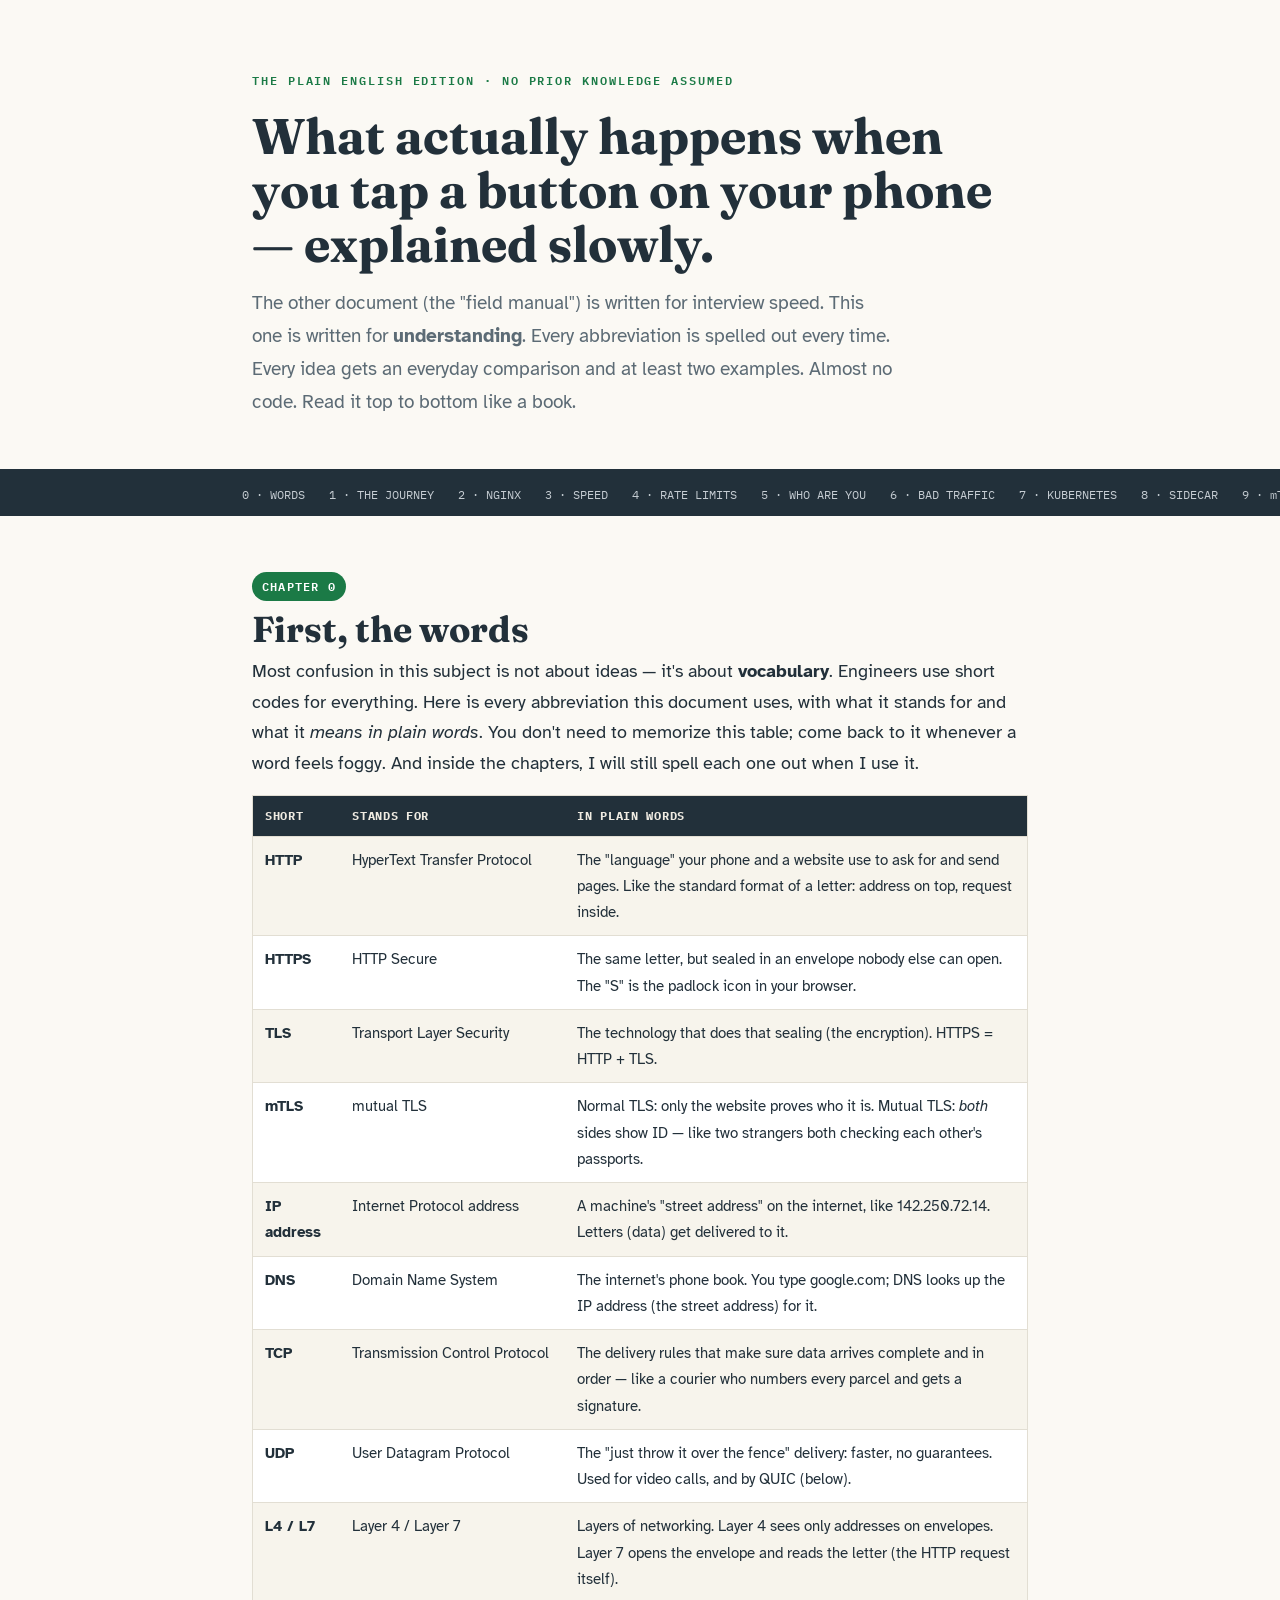
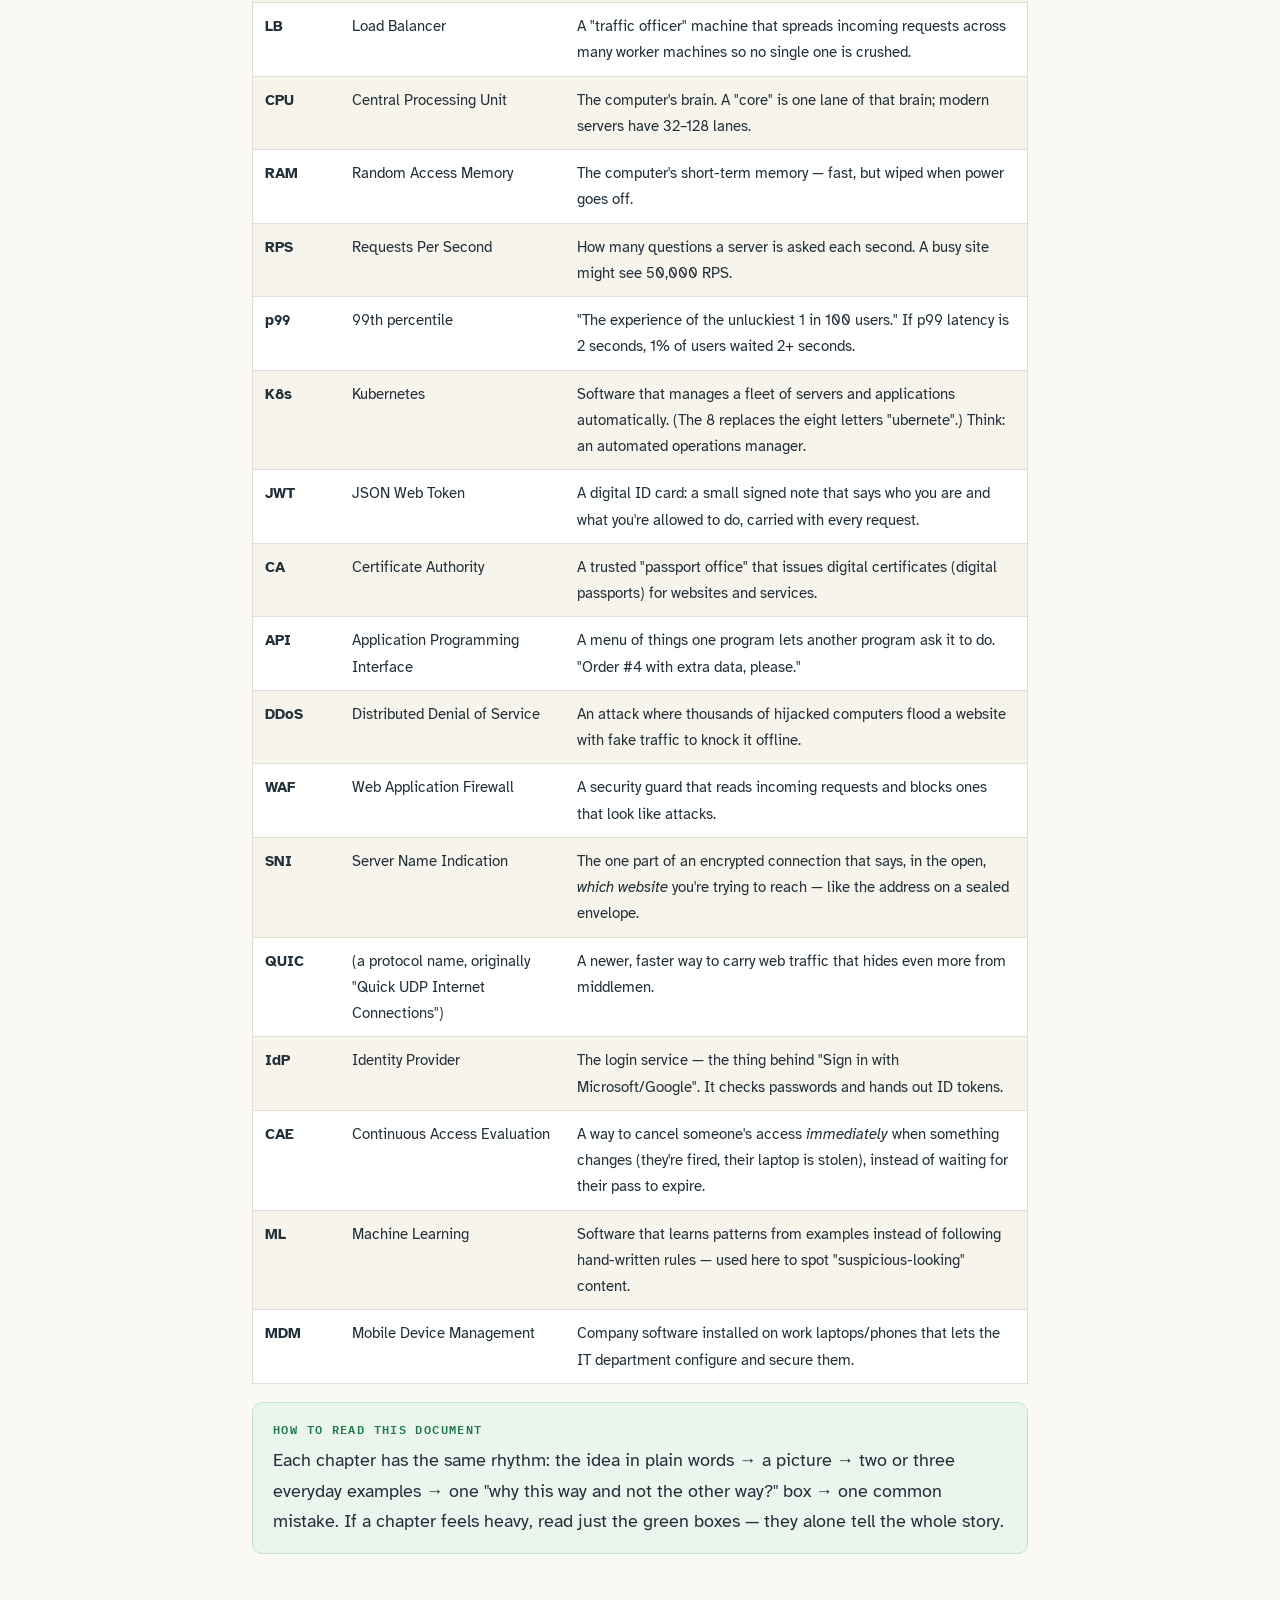
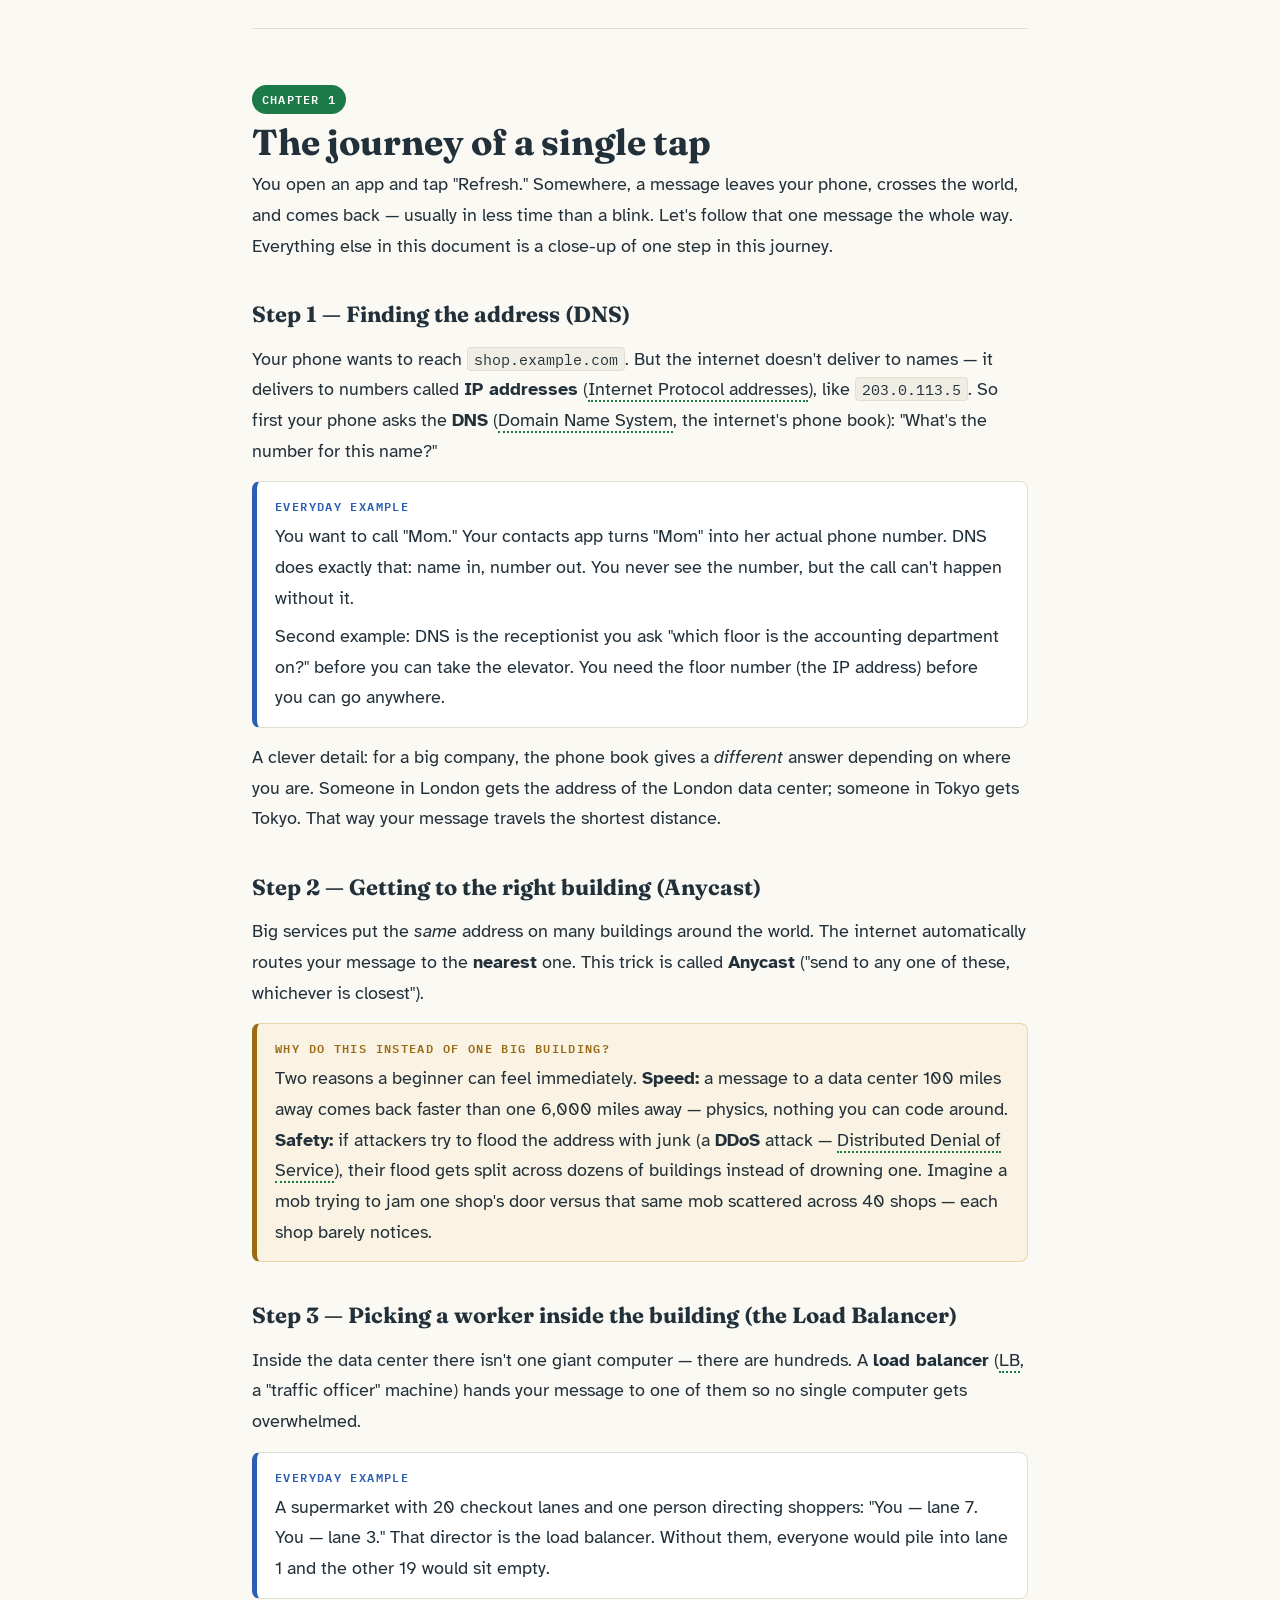
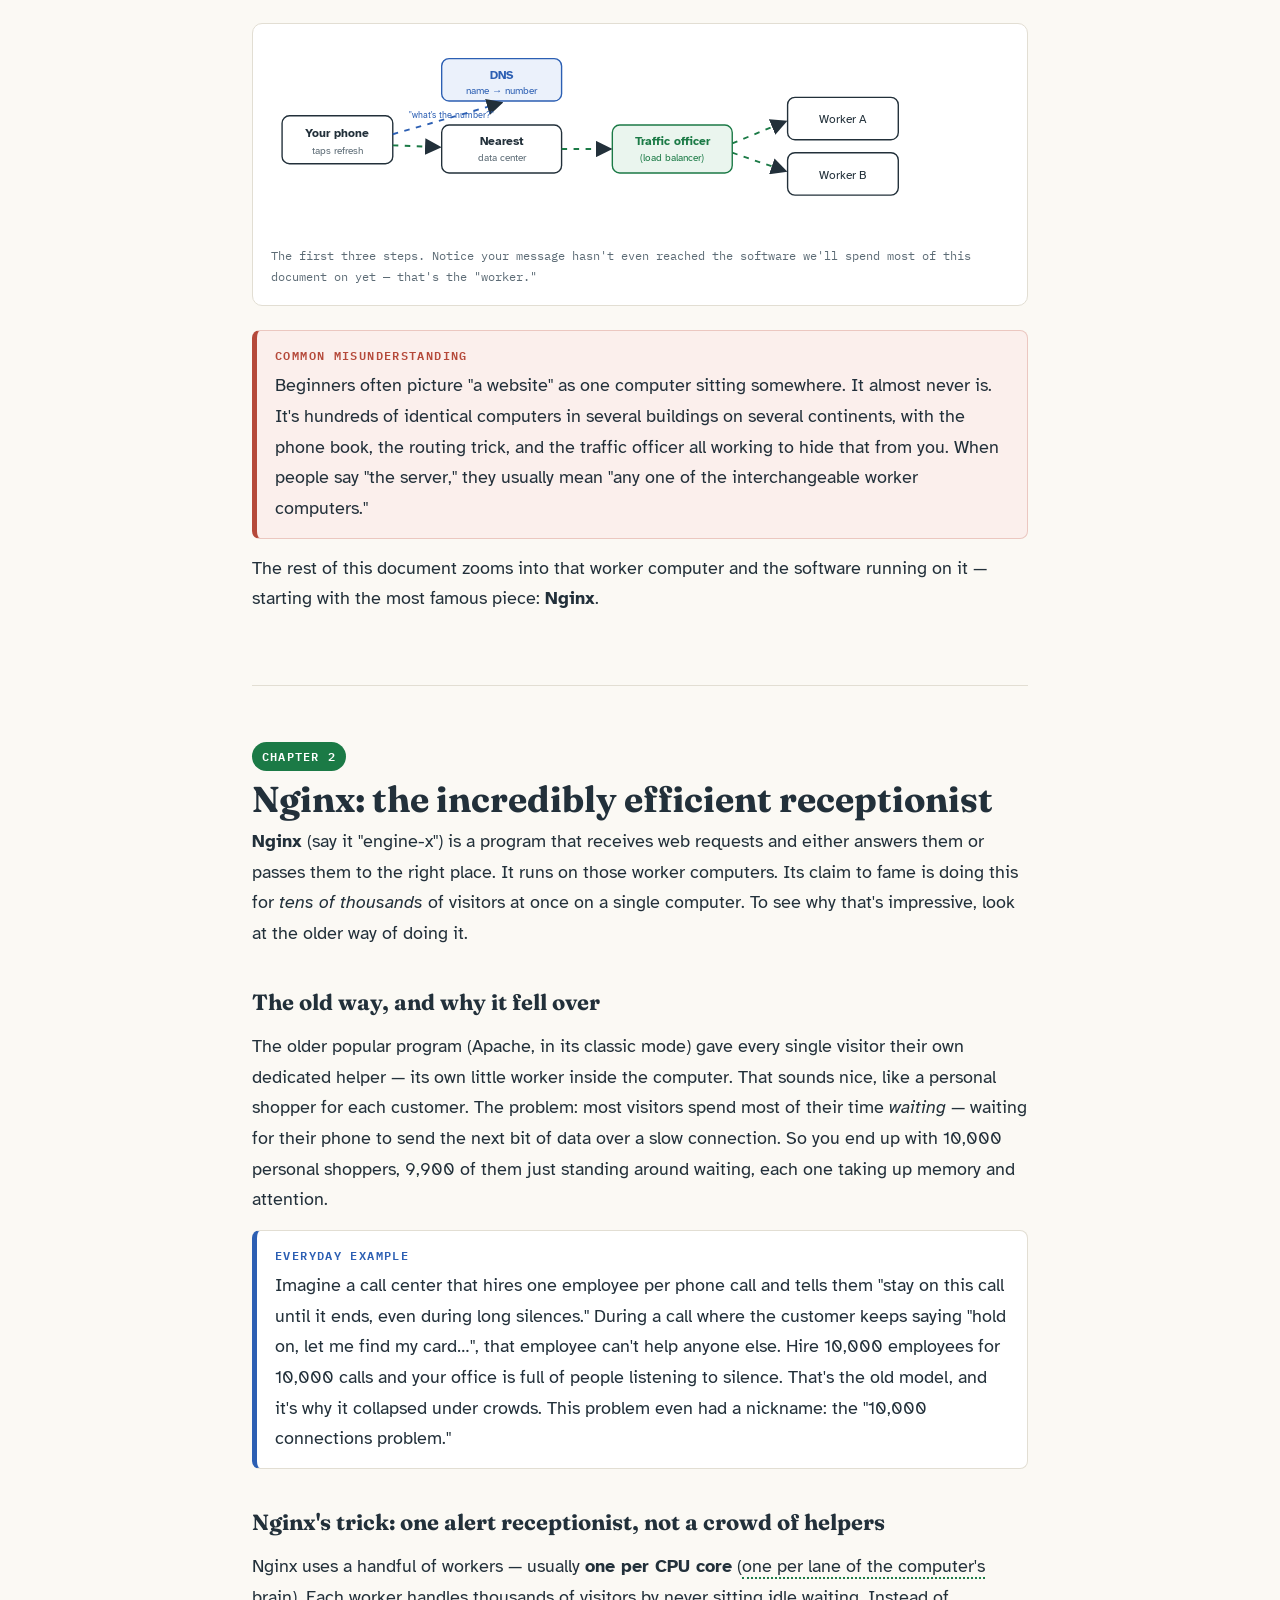
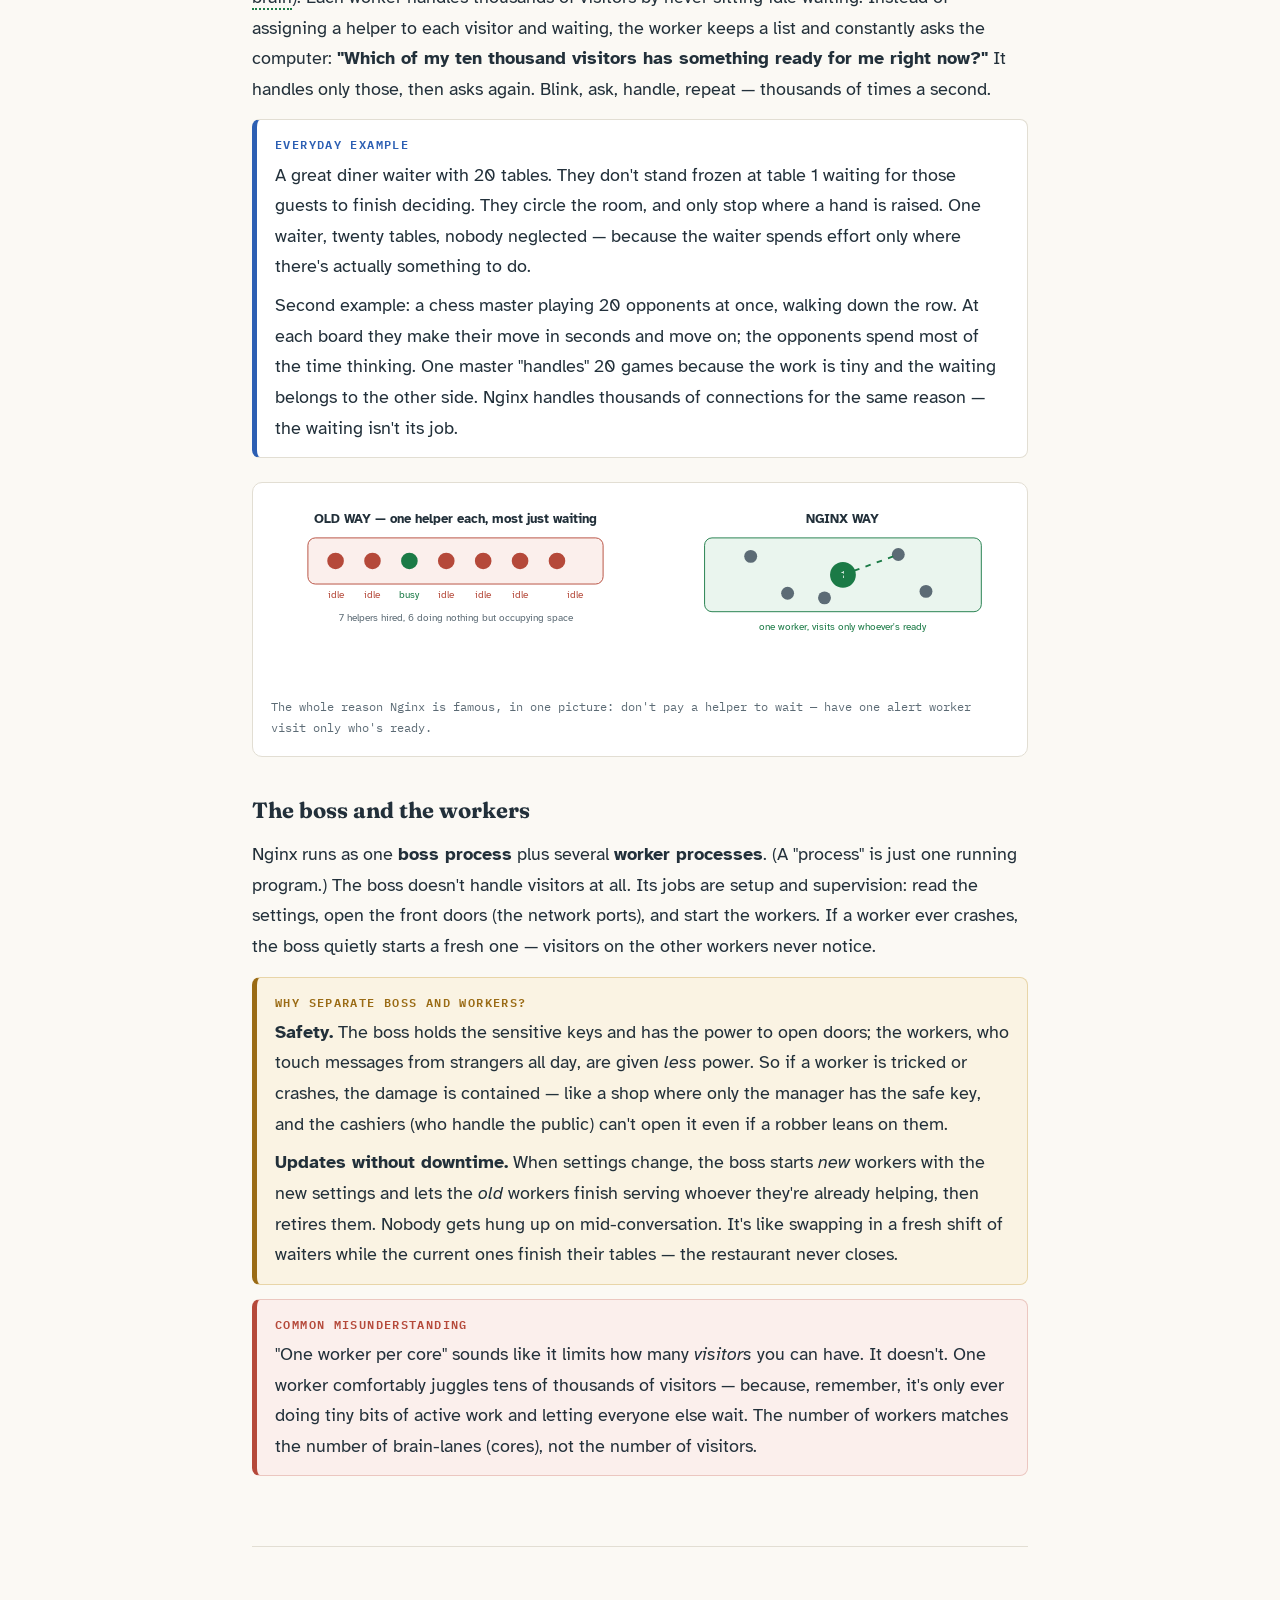
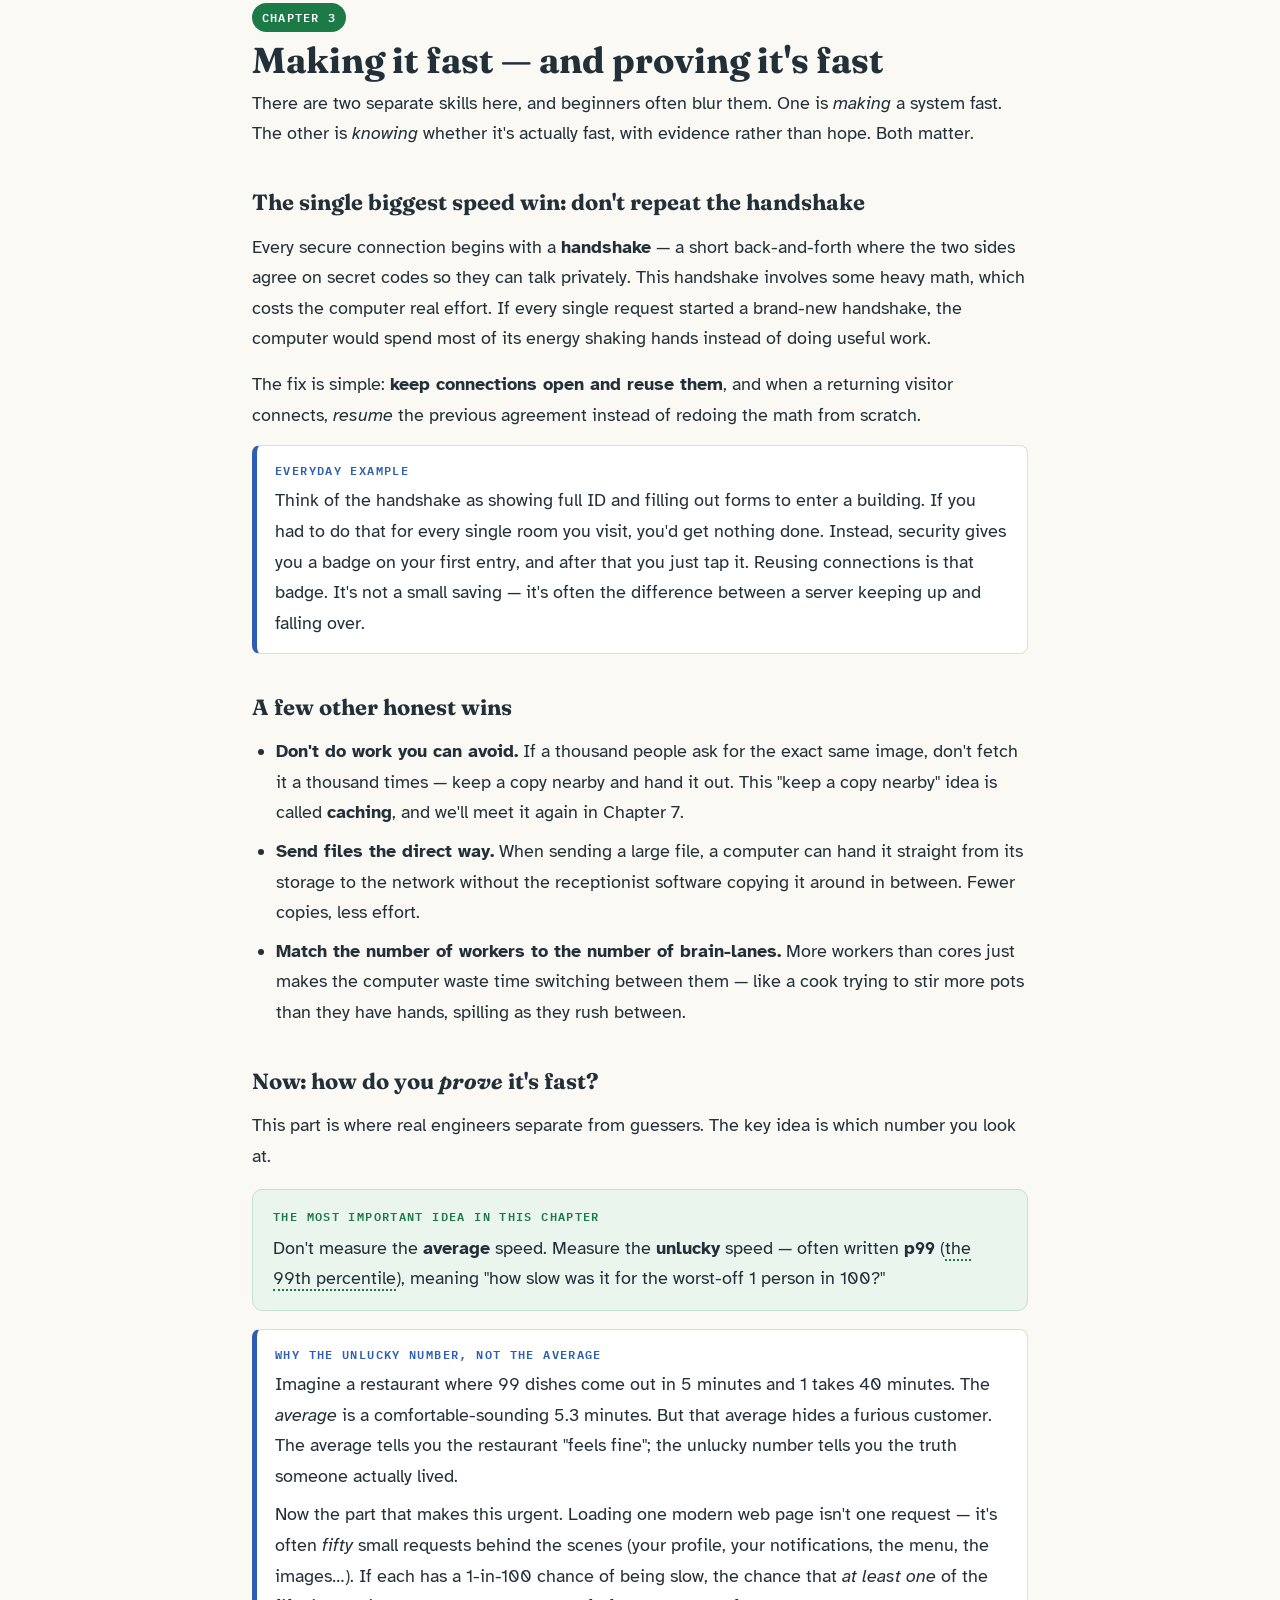
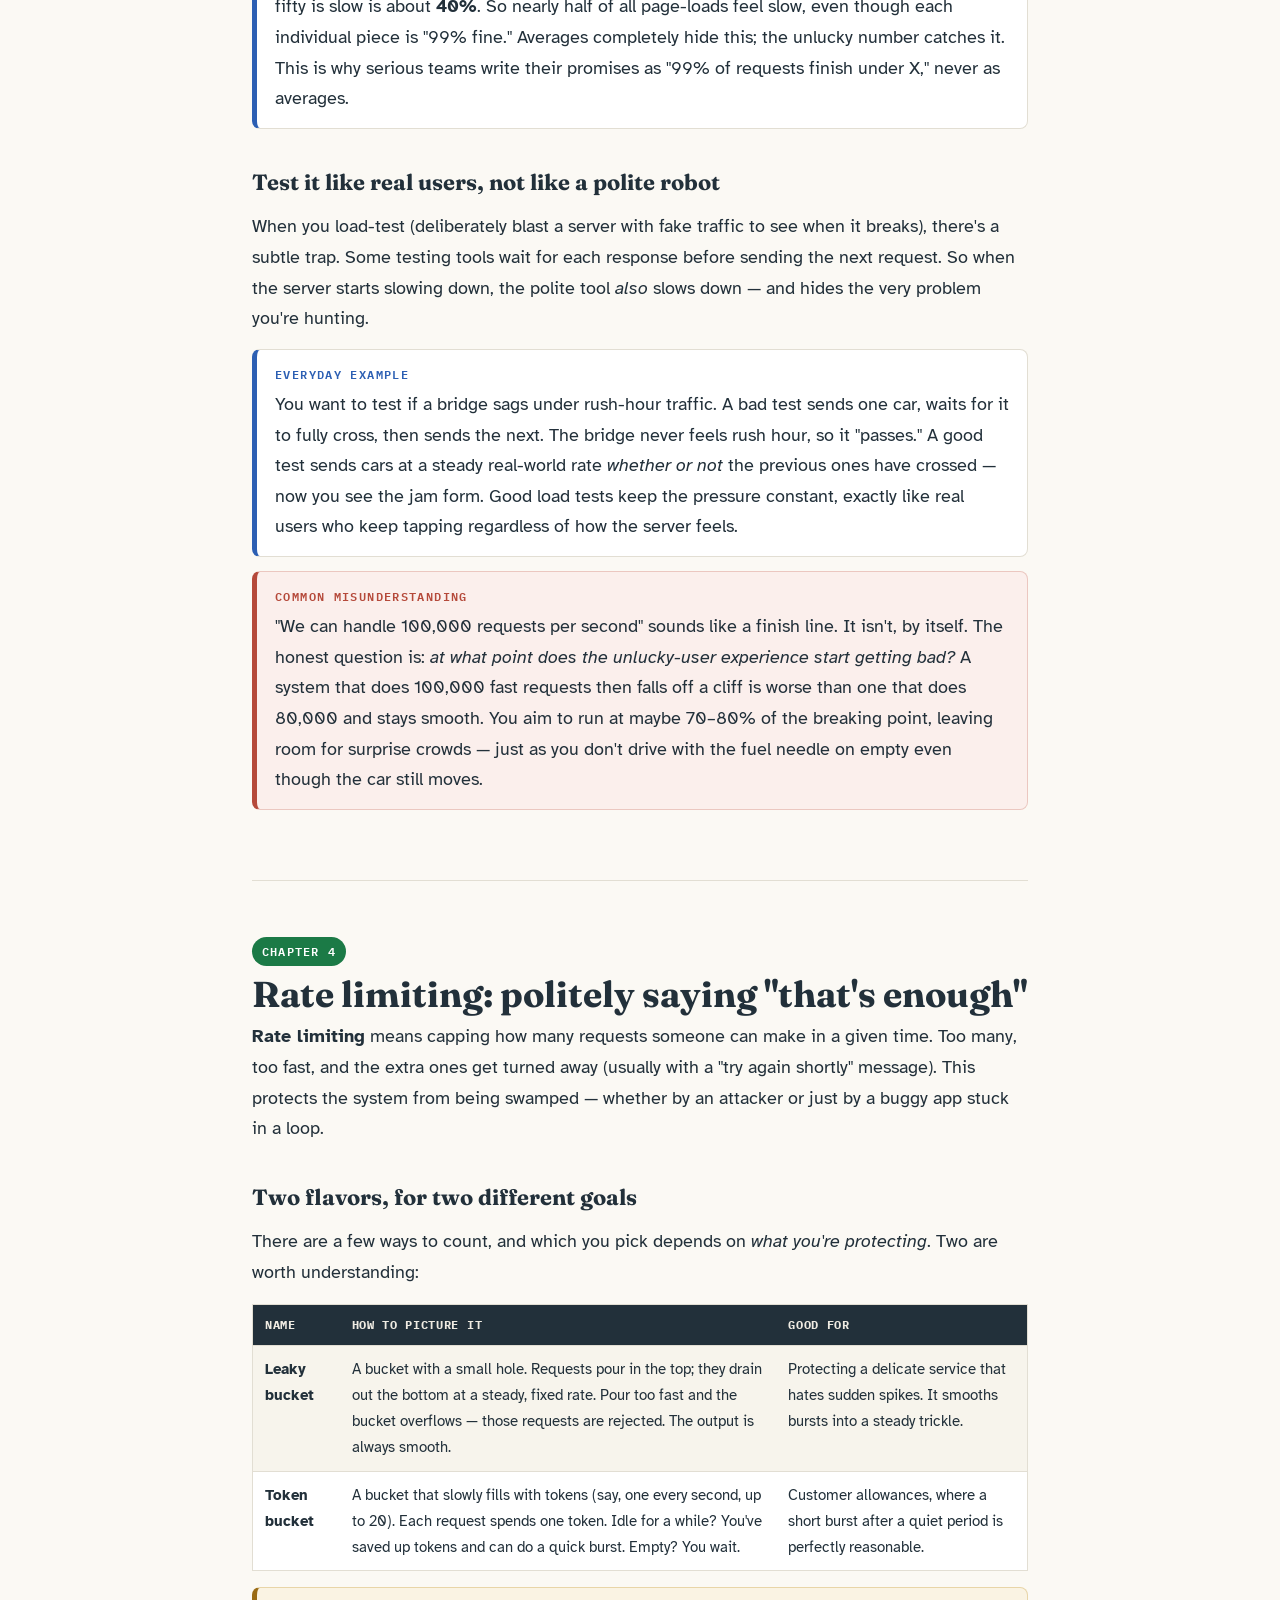
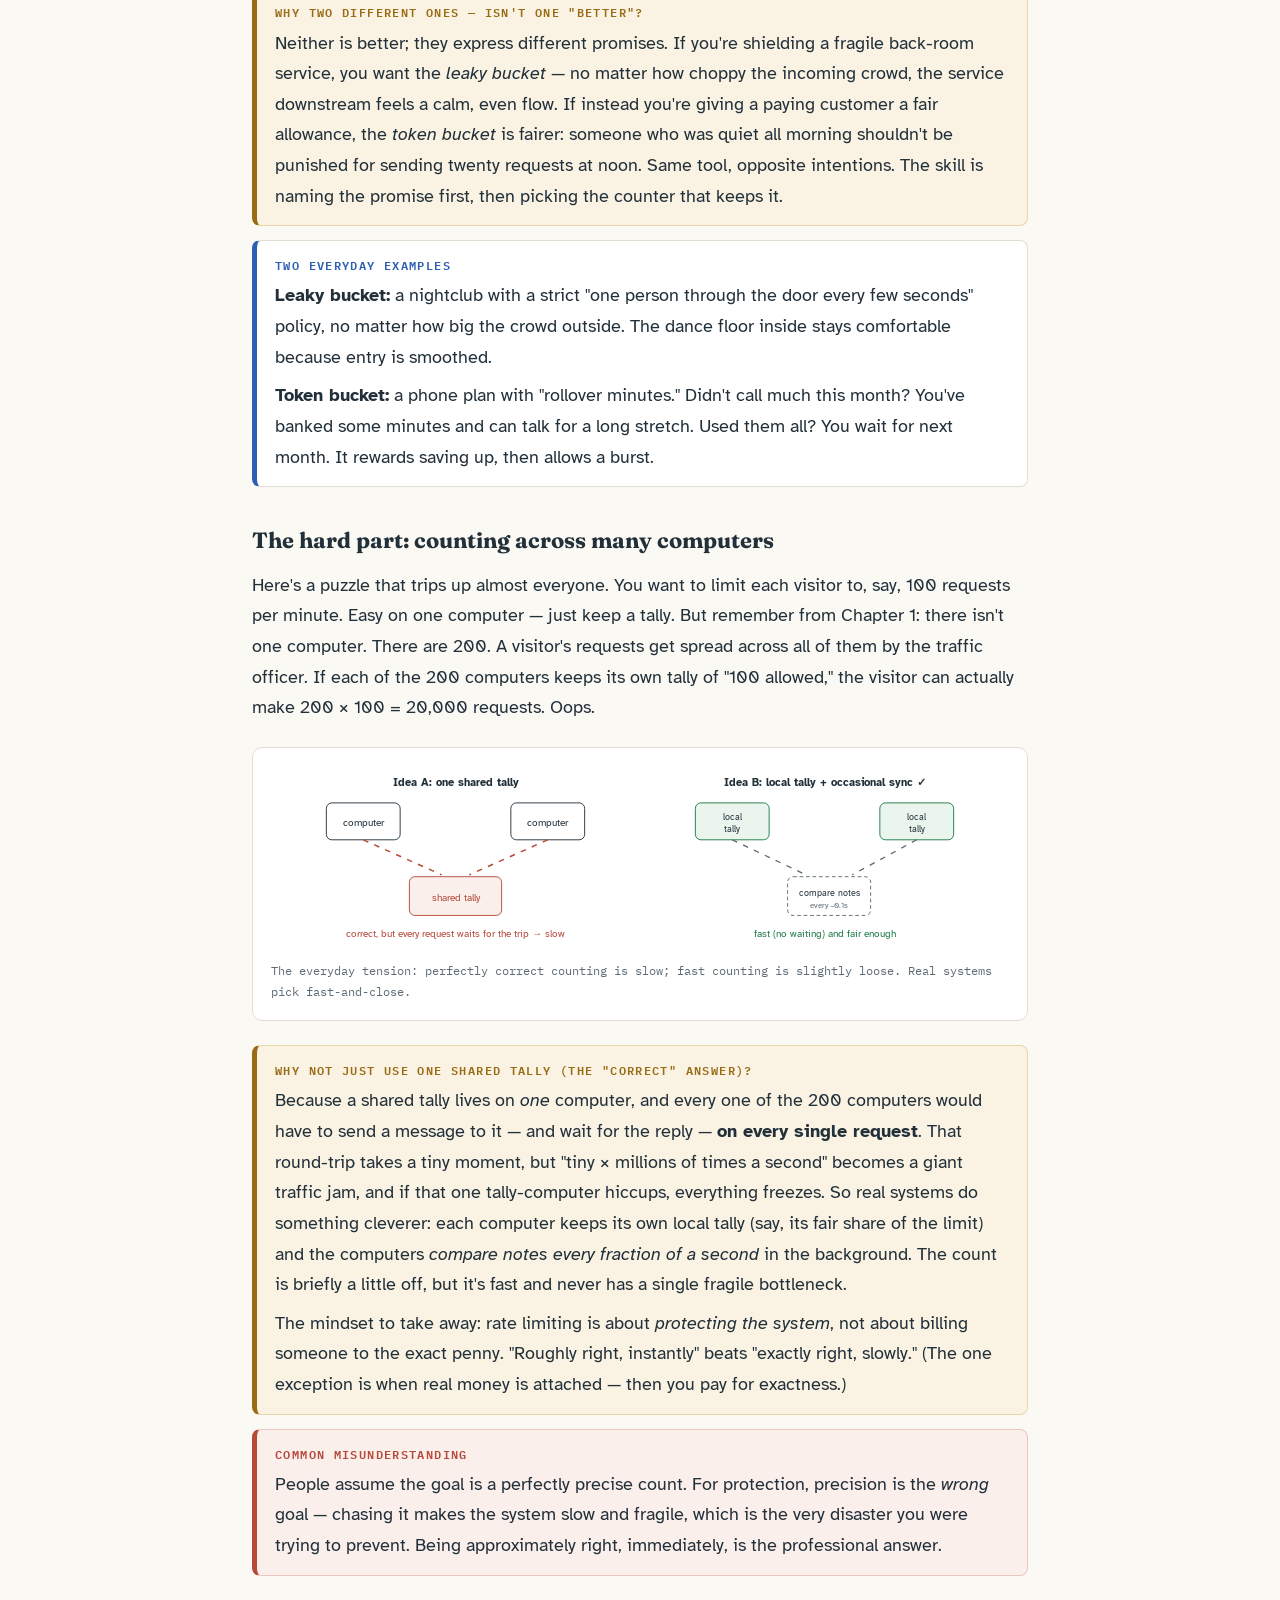
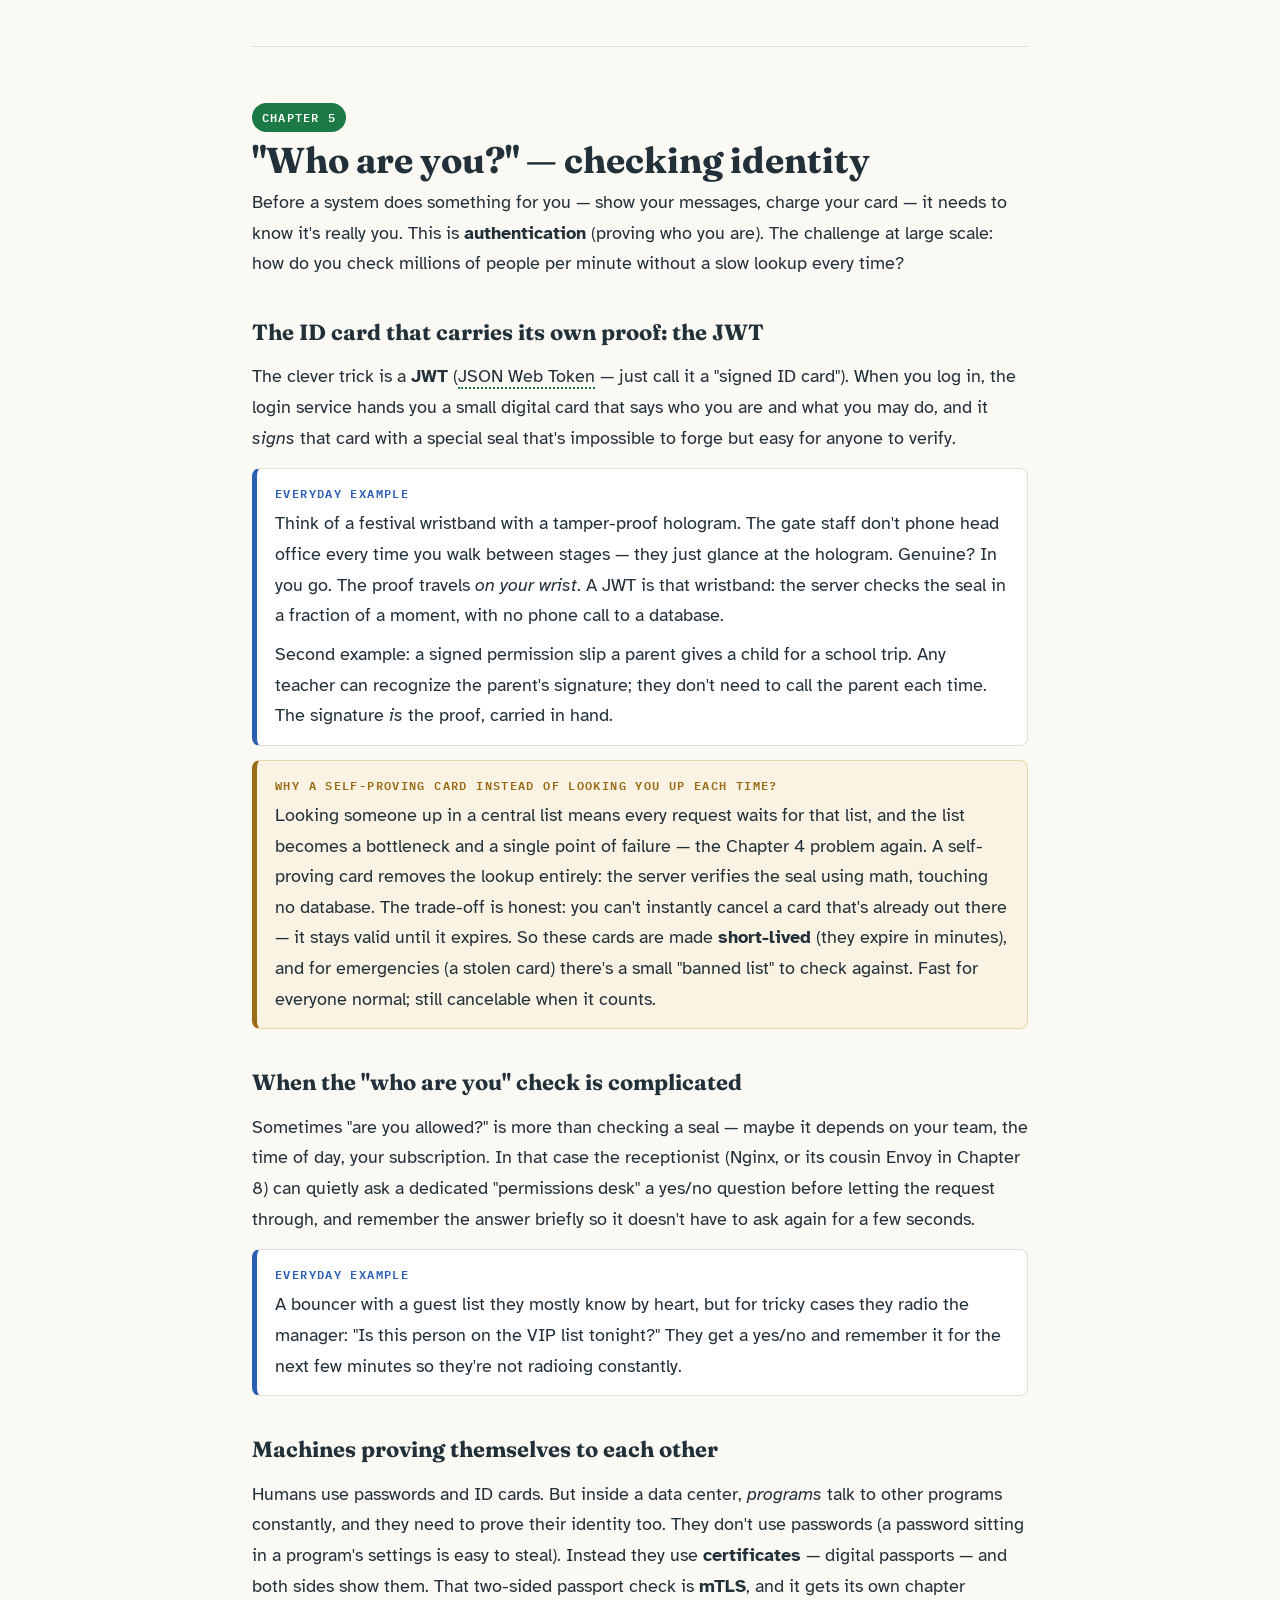
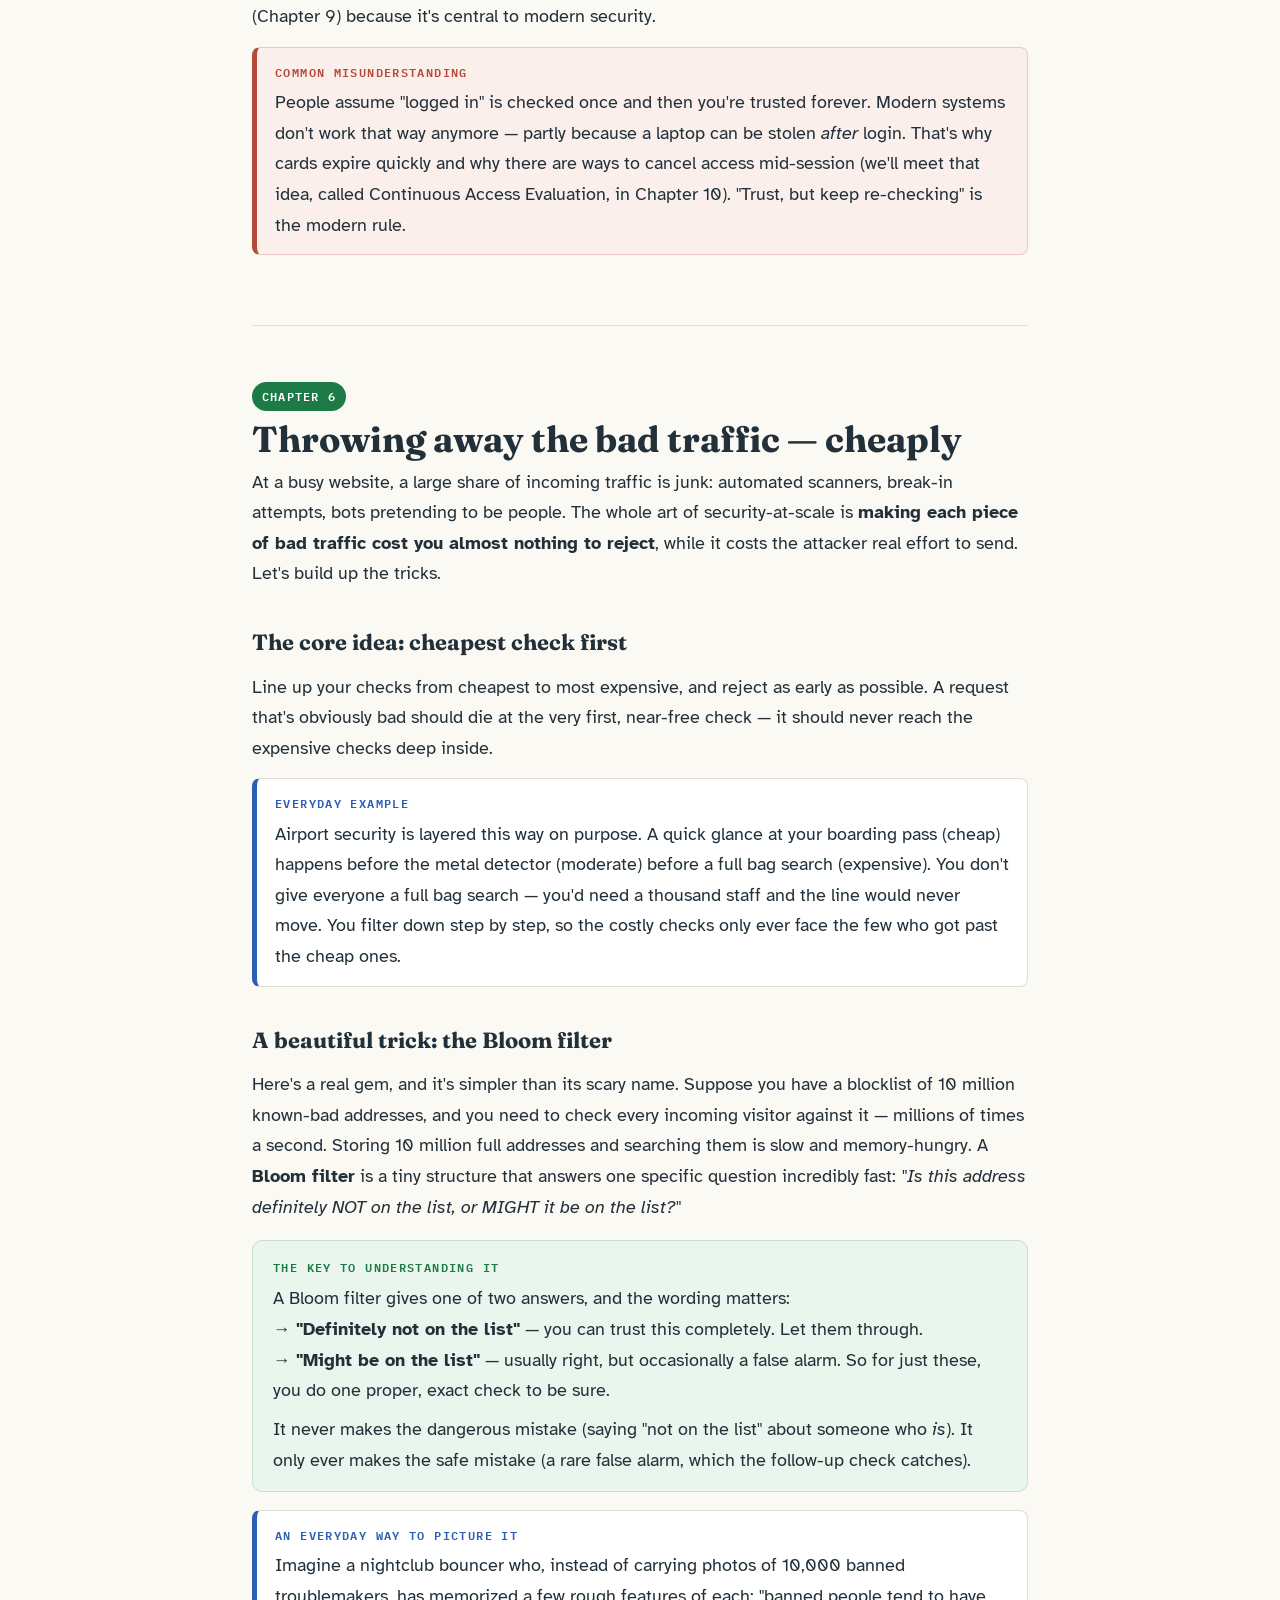
<file: plain-english-edition.html>
<!DOCTYPE html>
<html lang="en">
<head>
<meta charset="UTF-8">
<meta name="viewport" content="width=device-width, initial-scale=1.0">
<title>The Plain English Edition — Nginx, Kubernetes, Envoy, mTLS explained like you're new</title>
<link rel="preconnect" href="https://fonts.googleapis.com">
<link href="https://fonts.googleapis.com/css2?family=Fraunces:opsz,wght@9..144,600;9..144,700&family=Atkinson+Hyperlegible:ital,wght@0,400;0,700;1,400&family=IBM+Plex+Mono:wght@400;600&display=swap" rel="stylesheet">
<style>
:root{
  --paper:#FBF9F4; --ink:#22303A; --soft:#5C6B75; --card:#FFFFFF; --line:#E2DED3;
  --green:#1B7A46; --green-bg:#EAF5EE;
  --blue:#2C5FB3; --blue-bg:#EBF1FB;
  --red:#B5493A; --red-bg:#FBEFEC;
  --gold:#9A6B15; --gold-bg:#FAF3E3;
}
*{box-sizing:border-box;margin:0;padding:0}
html{scroll-behavior:smooth}
body{font-family:'Atkinson Hyperlegible',sans-serif;background:var(--paper);color:var(--ink);
  font-size:17.5px;line-height:1.75}
.wrap{max-width:820px;margin:0 auto;padding:0 22px}
header.hero{padding:64px 0 34px;border-bottom:4px solid var(--ink)}
.kicker{font-family:'IBM Plex Mono',monospace;font-size:12px;letter-spacing:.16em;color:var(--green);font-weight:600;text-transform:uppercase}
h1{font-family:'Fraunces',serif;font-weight:700;font-size:clamp(30px,5.6vw,50px);line-height:1.08;margin:14px 0 16px}
.hero p{font-size:19px;color:var(--soft);max-width:640px}
nav.toc{position:sticky;top:0;z-index:40;background:var(--ink);overflow-x:auto;white-space:nowrap}
nav.toc::-webkit-scrollbar{display:none}
nav.toc a{display:inline-block;color:#C6CDD3;font-family:'IBM Plex Mono',monospace;font-size:12px;padding:11px 12px;text-decoration:none}
nav.toc a:hover{background:var(--green);color:#fff}
section{padding:54px 0 10px}
h2{font-family:'Fraunces',serif;font-size:clamp(25px,4vw,36px);line-height:1.15;margin:8px 0 6px}
.chip{font-family:'IBM Plex Mono',monospace;font-size:12px;font-weight:600;letter-spacing:.1em;color:#fff;background:var(--green);padding:4px 10px;border-radius:20px;display:inline-block}
h3{font-family:'Fraunces',serif;font-size:22px;margin:34px 0 10px}
p{margin-bottom:15px;max-width:70ch}
strong{font-weight:700}
em{font-style:italic}
.ab{border-bottom:2px dotted var(--green);cursor:help}
/* boxes */
.plain{background:var(--green-bg);border:1px solid #C4E0CE;border-radius:10px;padding:16px 20px;margin:18px 0}
.plain .t{font-family:'IBM Plex Mono',monospace;font-size:11.5px;font-weight:600;letter-spacing:.12em;color:var(--green);display:block;margin-bottom:6px}
.eg{background:var(--card);border:1px solid var(--line);border-left:5px solid var(--blue);border-radius:8px;padding:14px 18px;margin:14px 0}
.eg .t{font-family:'IBM Plex Mono',monospace;font-size:11.5px;font-weight:600;letter-spacing:.12em;color:var(--blue);display:block;margin-bottom:5px}
.eg p{margin-bottom:8px} .eg p:last-child{margin-bottom:0}
.gotcha{background:var(--red-bg);border:1px solid #EBC7C0;border-left:5px solid var(--red);border-radius:8px;padding:14px 18px;margin:14px 0}
.gotcha .t{font-family:'IBM Plex Mono',monospace;font-size:11.5px;font-weight:600;letter-spacing:.12em;color:var(--red);display:block;margin-bottom:5px}
.why{background:var(--gold-bg);border:1px solid #E8D5A8;border-left:5px solid var(--gold);border-radius:8px;padding:14px 18px;margin:14px 0}
.why .t{font-family:'IBM Plex Mono',monospace;font-size:11.5px;font-weight:600;letter-spacing:.12em;color:var(--gold);display:block;margin-bottom:5px}
.why p,.plain p,.gotcha p{margin-bottom:8px}
.why p:last-child,.plain p:last-child,.gotcha p:last-child{margin-bottom:0}
ul,ol{margin:0 0 16px 24px;max-width:68ch} li{margin-bottom:8px}
table{border-collapse:collapse;width:100%;margin:16px 0;font-size:15px;background:var(--card);border:1px solid var(--line)}
th{font-family:'IBM Plex Mono',monospace;font-size:11.5px;letter-spacing:.06em;text-transform:uppercase;text-align:left;background:var(--ink);color:#EFEBE2;padding:10px 12px}
td{padding:10px 12px;border-top:1px solid var(--line);vertical-align:top}
tr:nth-child(even) td{background:#F7F4EC}
figure{margin:24px 0;background:var(--card);border:1px solid var(--line);border-radius:10px;padding:18px;overflow-x:auto}
figcaption{font-family:'IBM Plex Mono',monospace;font-size:12px;color:var(--soft);margin-top:10px}
svg{display:block;max-width:100%;height:auto}
svg text{font-family:'Atkinson Hyperlegible',sans-serif}
.flow{stroke-dasharray:6 7;animation:dash 1.2s linear infinite}
@keyframes dash{to{stroke-dashoffset:-13}}
@media(prefers-reduced-motion:reduce){.flow{animation:none}}
.divider{height:1px;background:var(--line);margin:46px 0 0}
footer{border-top:4px solid var(--ink);margin-top:60px;padding:26px 0 60px;color:var(--soft);font-size:14px}
code{font-family:'IBM Plex Mono',monospace;font-size:.88em;background:#F0EDE4;border:1px solid var(--line);border-radius:4px;padding:1px 6px}
</style>
</head>
<body>

<header class="hero">
  <div class="wrap">
    <span class="kicker">The Plain English Edition · no prior knowledge assumed</span>
    <h1>What actually happens when you tap a button on your phone — explained slowly.</h1>
    <p>The other document (the "field manual") is written for interview speed. This one is written for <strong>understanding</strong>. Every abbreviation is spelled out every time. Every idea gets an everyday comparison and at least two examples. Almost no code. Read it top to bottom like a book.</p>
  </div>
</header>

<nav class="toc">
  <div class="wrap" style="padding:0">
    <a href="#c0">0 · WORDS</a><a href="#c1">1 · THE JOURNEY</a><a href="#c2">2 · NGINX</a><a href="#c3">3 · SPEED</a><a href="#c4">4 · RATE LIMITS</a><a href="#c5">5 · WHO ARE YOU</a><a href="#c6">6 · BAD TRAFFIC</a><a href="#c7">7 · KUBERNETES</a><a href="#c8">8 · SIDECAR</a><a href="#c9">9 · mTLS</a><a href="#c10">10 · AI GATEWAY</a><a href="#c11">11 · RECAP</a>
  </div>
</nav>

<main class="wrap">

<!-- ============ CH 0 ============ -->
<section id="c0">
  <span class="chip">CHAPTER 0</span>
  <h2>First, the words</h2>
  <p>Most confusion in this subject is not about ideas — it's about <strong>vocabulary</strong>. Engineers use short codes for everything. Here is every abbreviation this document uses, with what it stands for and what it <em>means in plain words</em>. You don't need to memorize this table; come back to it whenever a word feels foggy. And inside the chapters, I will still spell each one out when I use it.</p>
  <table>
    <tr><th>Short</th><th>Stands for</th><th>In plain words</th></tr>
    <tr><td><strong>HTTP</strong></td><td>HyperText Transfer Protocol</td><td>The "language" your phone and a website use to ask for and send pages. Like the standard format of a letter: address on top, request inside.</td></tr>
    <tr><td><strong>HTTPS</strong></td><td>HTTP Secure</td><td>The same letter, but sealed in an envelope nobody else can open. The "S" is the padlock icon in your browser.</td></tr>
    <tr><td><strong>TLS</strong></td><td>Transport Layer Security</td><td>The technology that does that sealing (the encryption). HTTPS = HTTP + TLS.</td></tr>
    <tr><td><strong>mTLS</strong></td><td>mutual TLS</td><td>Normal TLS: only the website proves who it is. Mutual TLS: <em>both</em> sides show ID — like two strangers both checking each other's passports.</td></tr>
    <tr><td><strong>IP address</strong></td><td>Internet Protocol address</td><td>A machine's "street address" on the internet, like 142.250.72.14. Letters (data) get delivered to it.</td></tr>
    <tr><td><strong>DNS</strong></td><td>Domain Name System</td><td>The internet's phone book. You type google.com; DNS looks up the IP address (the street address) for it.</td></tr>
    <tr><td><strong>TCP</strong></td><td>Transmission Control Protocol</td><td>The delivery rules that make sure data arrives complete and in order — like a courier who numbers every parcel and gets a signature.</td></tr>
    <tr><td><strong>UDP</strong></td><td>User Datagram Protocol</td><td>The "just throw it over the fence" delivery: faster, no guarantees. Used for video calls, and by QUIC (below).</td></tr>
    <tr><td><strong>L4 / L7</strong></td><td>Layer 4 / Layer 7</td><td>Layers of networking. Layer 4 sees only addresses on envelopes. Layer 7 opens the envelope and reads the letter (the HTTP request itself).</td></tr>
    <tr><td><strong>LB</strong></td><td>Load Balancer</td><td>A "traffic officer" machine that spreads incoming requests across many worker machines so no single one is crushed.</td></tr>
    <tr><td><strong>CPU</strong></td><td>Central Processing Unit</td><td>The computer's brain. A "core" is one lane of that brain; modern servers have 32–128 lanes.</td></tr>
    <tr><td><strong>RAM</strong></td><td>Random Access Memory</td><td>The computer's short-term memory — fast, but wiped when power goes off.</td></tr>
    <tr><td><strong>RPS</strong></td><td>Requests Per Second</td><td>How many questions a server is asked each second. A busy site might see 50,000 RPS.</td></tr>
    <tr><td><strong>p99</strong></td><td>99th percentile</td><td>"The experience of the unluckiest 1 in 100 users." If p99 latency is 2 seconds, 1% of users waited 2+ seconds.</td></tr>
    <tr><td><strong>K8s</strong></td><td>Kubernetes</td><td>Software that manages a fleet of servers and applications automatically. (The 8 replaces the eight letters "ubernete".) Think: an automated operations manager.</td></tr>
    <tr><td><strong>JWT</strong></td><td>JSON Web Token</td><td>A digital ID card: a small signed note that says who you are and what you're allowed to do, carried with every request.</td></tr>
    <tr><td><strong>CA</strong></td><td>Certificate Authority</td><td>A trusted "passport office" that issues digital certificates (digital passports) for websites and services.</td></tr>
    <tr><td><strong>API</strong></td><td>Application Programming Interface</td><td>A menu of things one program lets another program ask it to do. "Order #4 with extra data, please."</td></tr>
    <tr><td><strong>DDoS</strong></td><td>Distributed Denial of Service</td><td>An attack where thousands of hijacked computers flood a website with fake traffic to knock it offline.</td></tr>
    <tr><td><strong>WAF</strong></td><td>Web Application Firewall</td><td>A security guard that reads incoming requests and blocks ones that look like attacks.</td></tr>
    <tr><td><strong>SNI</strong></td><td>Server Name Indication</td><td>The one part of an encrypted connection that says, in the open, <em>which website</em> you're trying to reach — like the address on a sealed envelope.</td></tr>
    <tr><td><strong>QUIC</strong></td><td>(a protocol name, originally "Quick UDP Internet Connections")</td><td>A newer, faster way to carry web traffic that hides even more from middlemen.</td></tr>
    <tr><td><strong>IdP</strong></td><td>Identity Provider</td><td>The login service — the thing behind "Sign in with Microsoft/Google". It checks passwords and hands out ID tokens.</td></tr>
    <tr><td><strong>CAE</strong></td><td>Continuous Access Evaluation</td><td>A way to cancel someone's access <em>immediately</em> when something changes (they're fired, their laptop is stolen), instead of waiting for their pass to expire.</td></tr>
    <tr><td><strong>ML</strong></td><td>Machine Learning</td><td>Software that learns patterns from examples instead of following hand-written rules — used here to spot "suspicious-looking" content.</td></tr>
    <tr><td><strong>MDM</strong></td><td>Mobile Device Management</td><td>Company software installed on work laptops/phones that lets the IT department configure and secure them.</td></tr>
  </table>
  <div class="plain"><span class="t">HOW TO READ THIS DOCUMENT</span>
  <p>Each chapter has the same rhythm: the idea in plain words → a picture → two or three everyday examples → one "why this way and not the other way?" box → one common mistake. If a chapter feels heavy, read just the green boxes — they alone tell the whole story.</p></div>
</section>
<div class="divider"></div>

<!-- ============ CH 1 ============ -->
<section id="c1">
  <span class="chip">CHAPTER 1</span>
  <h2>The journey of a single tap</h2>
  <p>You open an app and tap "Refresh." Somewhere, a message leaves your phone, crosses the world, and comes back — usually in less time than a blink. Let's follow that one message the whole way. Everything else in this document is a close-up of one step in this journey.</p>

  <h3>Step 1 — Finding the address (DNS)</h3>
  <p>Your phone wants to reach <code>shop.example.com</code>. But the internet doesn't deliver to names — it delivers to numbers called <strong>IP addresses</strong> (<span class="ab" title="Internet Protocol address = a machine's street address on the internet">Internet Protocol addresses</span>), like <code>203.0.113.5</code>. So first your phone asks the <strong>DNS</strong> (<span class="ab" title="Domain Name System = the internet's phone book">Domain Name System</span>, the internet's phone book): "What's the number for this name?"</p>
  <div class="eg"><span class="t">EVERYDAY EXAMPLE</span>
  <p>You want to call "Mom." Your contacts app turns "Mom" into her actual phone number. DNS does exactly that: name in, number out. You never see the number, but the call can't happen without it.</p>
  <p>Second example: DNS is the receptionist you ask "which floor is the accounting department on?" before you can take the elevator. You need the floor number (the IP address) before you can go anywhere.</p></div>
  <p>A clever detail: for a big company, the phone book gives a <em>different</em> answer depending on where you are. Someone in London gets the address of the London data center; someone in Tokyo gets Tokyo. That way your message travels the shortest distance.</p>

  <h3>Step 2 — Getting to the right building (Anycast)</h3>
  <p>Big services put the <em>same</em> address on many buildings around the world. The internet automatically routes your message to the <strong>nearest</strong> one. This trick is called <strong>Anycast</strong> ("send to any one of these, whichever is closest").</p>
  <div class="why"><span class="t">WHY DO THIS INSTEAD OF ONE BIG BUILDING?</span>
  <p>Two reasons a beginner can feel immediately. <strong>Speed:</strong> a message to a data center 100 miles away comes back faster than one 6,000 miles away — physics, nothing you can code around. <strong>Safety:</strong> if attackers try to flood the address with junk (a <strong>DDoS</strong> attack — <span class="ab" title="Distributed Denial of Service = flooding a site with fake traffic to knock it offline">Distributed Denial of Service</span>), their flood gets split across dozens of buildings instead of drowning one. Imagine a mob trying to jam one shop's door versus that same mob scattered across 40 shops — each shop barely notices.</p></div>

  <h3>Step 3 — Picking a worker inside the building (the Load Balancer)</h3>
  <p>Inside the data center there isn't one giant computer — there are hundreds. A <strong>load balancer</strong> (<span class="ab" title="Load Balancer = a traffic officer that spreads requests across many machines">LB</span>, a "traffic officer" machine) hands your message to one of them so no single computer gets overwhelmed.</p>
  <div class="eg"><span class="t">EVERYDAY EXAMPLE</span>
  <p>A supermarket with 20 checkout lanes and one person directing shoppers: "You — lane 7. You — lane 3." That director is the load balancer. Without them, everyone would pile into lane 1 and the other 19 would sit empty.</p></div>

  <figure>
  <svg viewBox="0 0 800 210" role="img" aria-label="The journey: phone to DNS to nearest building to a worker computer and back">
    <defs><marker id="a1" markerWidth="9" markerHeight="9" refX="8" refY="4.5" orient="auto"><path d="M0,0 L9,4.5 L0,9 z" fill="#22303A"/></marker></defs>
    <g font-size="13" fill="#22303A">
      <rect x="12" y="80" width="120" height="52" rx="8" fill="#fff" stroke="#22303A" stroke-width="1.5"/><text x="72" y="103" text-anchor="middle" font-weight="bold">Your phone</text><text x="72" y="121" text-anchor="middle" font-size="11" fill="#5C6B75">taps refresh</text>
      <rect x="185" y="18" width="130" height="46" rx="8" fill="#EBF1FB" stroke="#2C5FB3" stroke-width="1.5"/><text x="250" y="40" text-anchor="middle" font-weight="bold" fill="#2C5FB3">DNS</text><text x="250" y="56" text-anchor="middle" font-size="11" fill="#2C5FB3">name → number</text>
      <rect x="185" y="90" width="130" height="52" rx="8" fill="#fff" stroke="#22303A" stroke-width="1.5"/><text x="250" y="112" text-anchor="middle" font-weight="bold">Nearest</text><text x="250" y="129" text-anchor="middle" font-size="11" fill="#5C6B75">data center</text>
      <rect x="370" y="90" width="130" height="52" rx="8" fill="#EAF5EE" stroke="#1B7A46" stroke-width="1.5"/><text x="435" y="112" text-anchor="middle" font-weight="bold" fill="#1B7A46">Traffic officer</text><text x="435" y="129" text-anchor="middle" font-size="11" fill="#1B7A46">(load balancer)</text>
      <rect x="560" y="60" width="120" height="46" rx="8" fill="#fff" stroke="#22303A" stroke-width="1.5"/><text x="620" y="88" text-anchor="middle">Worker A</text>
      <rect x="560" y="120" width="120" height="46" rx="8" fill="#fff" stroke="#22303A" stroke-width="1.5"/><text x="620" y="148" text-anchor="middle">Worker B</text>
      <line class="flow" x1="132" y1="100" x2="250" y2="66" stroke="#2C5FB3" stroke-width="2" marker-end="url(#a1)"/>
      <text x="150" y="82" font-size="10" fill="#2C5FB3">"what's the number?"</text>
      <line class="flow" x1="132" y1="112" x2="183" y2="114" stroke="#1B7A46" stroke-width="2" marker-end="url(#a1)"/>
      <line class="flow" x1="315" y1="116" x2="368" y2="116" stroke="#1B7A46" stroke-width="2" marker-end="url(#a1)"/>
      <line class="flow" x1="500" y1="110" x2="558" y2="86" stroke="#1B7A46" stroke-width="2" marker-end="url(#a1)"/>
      <line class="flow" x1="500" y1="120" x2="558" y2="140" stroke="#1B7A46" stroke-width="2" marker-end="url(#a1)"/>
    </g>
  </svg>
  <figcaption>The first three steps. Notice your message hasn't even reached the software we'll spend most of this document on yet — that's the "worker."</figcaption>
  </figure>

  <div class="gotcha"><span class="t">COMMON MISUNDERSTANDING</span>
  <p>Beginners often picture "a website" as one computer sitting somewhere. It almost never is. It's hundreds of identical computers in several buildings on several continents, with the phone book, the routing trick, and the traffic officer all working to hide that from you. When people say "the server," they usually mean "any one of the interchangeable worker computers."</p></div>
  <p>The rest of this document zooms into that worker computer and the software running on it — starting with the most famous piece: <strong>Nginx</strong>.</p>
</section>
<div class="divider"></div>

<!-- ============ CH 2 ============ -->
<section id="c2">
  <span class="chip">CHAPTER 2</span>
  <h2>Nginx: the incredibly efficient receptionist</h2>
  <p><strong>Nginx</strong> (say it "engine-x") is a program that receives web requests and either answers them or passes them to the right place. It runs on those worker computers. Its claim to fame is doing this for <em>tens of thousands</em> of visitors at once on a single computer. To see why that's impressive, look at the older way of doing it.</p>

  <h3>The old way, and why it fell over</h3>
  <p>The older popular program (Apache, in its classic mode) gave every single visitor their own dedicated helper — its own little worker inside the computer. That sounds nice, like a personal shopper for each customer. The problem: most visitors spend most of their time <em>waiting</em> — waiting for their phone to send the next bit of data over a slow connection. So you end up with 10,000 personal shoppers, 9,900 of them just standing around waiting, each one taking up memory and attention.</p>
  <div class="eg"><span class="t">EVERYDAY EXAMPLE</span>
  <p>Imagine a call center that hires one employee per phone call and tells them "stay on this call until it ends, even during long silences." During a call where the customer keeps saying "hold on, let me find my card…", that employee can't help anyone else. Hire 10,000 employees for 10,000 calls and your office is full of people listening to silence. That's the old model, and it's why it collapsed under crowds. This problem even had a nickname: the "10,000 connections problem."</p></div>

  <h3>Nginx's trick: one alert receptionist, not a crowd of helpers</h3>
  <p>Nginx uses a handful of workers — usually <strong>one per CPU core</strong> (<span class="ab" title="Central Processing Unit = the computer's brain; a core is one lane of it">one per lane of the computer's brain</span>). Each worker handles thousands of visitors by never sitting idle waiting. Instead of assigning a helper to each visitor and waiting, the worker keeps a list and constantly asks the computer: <strong>"Which of my ten thousand visitors has something ready for me right now?"</strong> It handles only those, then asks again. Blink, ask, handle, repeat — thousands of times a second.</p>
  <div class="eg"><span class="t">EVERYDAY EXAMPLE</span>
  <p>A great diner waiter with 20 tables. They don't stand frozen at table 1 waiting for those guests to finish deciding. They circle the room, and only stop where a hand is raised. One waiter, twenty tables, nobody neglected — because the waiter spends effort only where there's actually something to do.</p>
  <p>Second example: a chess master playing 20 opponents at once, walking down the row. At each board they make their move in seconds and move on; the opponents spend most of the time thinking. One master "handles" 20 games because the work is tiny and the waiting belongs to the other side. Nginx handles thousands of connections for the same reason — the waiting isn't its job.</p></div>

  <figure>
  <svg viewBox="0 0 800 200" role="img" aria-label="Old model: one helper per visitor, mostly idle. Nginx model: one worker circling many visitors.">
    <g font-size="12" fill="#22303A">
      <text x="200" y="24" text-anchor="middle" font-weight="bold" font-size="14">OLD WAY — one helper each, most just waiting</text>
      <rect x="40" y="40" width="320" height="50" rx="8" fill="#FBEFEC" stroke="#B5493A"/>
      <g fill="#B5493A" font-size="11">
      <circle cx="70" cy="65" r="9" fill="#B5493A"/><text x="70" y="105" text-anchor="middle">idle</text>
      <circle cx="110" cy="65" r="9" fill="#B5493A"/><text x="110" y="105" text-anchor="middle">idle</text>
      <circle cx="150" cy="65" r="9" fill="#1B7A46"/><text x="150" y="105" text-anchor="middle" fill="#1B7A46">busy</text>
      <circle cx="190" cy="65" r="9" fill="#B5493A"/><text x="190" y="105" text-anchor="middle">idle</text>
      <circle cx="230" cy="65" r="9" fill="#B5493A"/><text x="230" y="105" text-anchor="middle">idle</text>
      <circle cx="270" cy="65" r="9" fill="#B5493A"/><text x="270" y="105" text-anchor="middle">idle</text>
      <circle cx="310" cy="65" r="9" fill="#B5493A"/><text x="330" y="105" text-anchor="middle">idle</text>
      </g>
      <text x="200" y="130" text-anchor="middle" font-size="11" fill="#5C6B75">7 helpers hired, 6 doing nothing but occupying space</text>
      <text x="620" y="24" text-anchor="middle" font-weight="bold" font-size="14">NGINX WAY</text>
      <rect x="470" y="40" width="300" height="80" rx="8" fill="#EAF5EE" stroke="#1B7A46"/>
      <circle cx="620" cy="80" r="14" fill="#1B7A46"/><text x="620" y="84" text-anchor="middle" fill="#fff" font-size="10">1</text>
      <g fill="#5C6B75"><circle cx="520" cy="60" r="7"/><circle cx="560" cy="100" r="7"/><circle cx="680" cy="58" r="7"/><circle cx="710" cy="98" r="7"/><circle cx="600" cy="105" r="7"/></g>
      <line class="flow" x1="620" y1="80" x2="680" y2="58" stroke="#1B7A46" stroke-width="2"/>
      <text x="620" y="140" text-anchor="middle" font-size="11" fill="#1B7A46">one worker, visits only whoever's ready</text>
    </g>
  </svg>
  <figcaption>The whole reason Nginx is famous, in one picture: don't pay a helper to wait — have one alert worker visit only who's ready.</figcaption>
  </figure>

  <h3>The boss and the workers</h3>
  <p>Nginx runs as one <strong>boss process</strong> plus several <strong>worker processes</strong>. (A "process" is just one running program.) The boss doesn't handle visitors at all. Its jobs are setup and supervision: read the settings, open the front doors (the network ports), and start the workers. If a worker ever crashes, the boss quietly starts a fresh one — visitors on the other workers never notice.</p>
  <div class="why"><span class="t">WHY SEPARATE BOSS AND WORKERS?</span>
  <p><strong>Safety.</strong> The boss holds the sensitive keys and has the power to open doors; the workers, who touch messages from strangers all day, are given <em>less</em> power. So if a worker is tricked or crashes, the damage is contained — like a shop where only the manager has the safe key, and the cashiers (who handle the public) can't open it even if a robber leans on them.</p>
  <p><strong>Updates without downtime.</strong> When settings change, the boss starts <em>new</em> workers with the new settings and lets the <em>old</em> workers finish serving whoever they're already helping, then retires them. Nobody gets hung up on mid-conversation. It's like swapping in a fresh shift of waiters while the current ones finish their tables — the restaurant never closes.</p></div>
  <div class="gotcha"><span class="t">COMMON MISUNDERSTANDING</span>
  <p>"One worker per core" sounds like it limits how many <em>visitors</em> you can have. It doesn't. One worker comfortably juggles tens of thousands of visitors — because, remember, it's only ever doing tiny bits of active work and letting everyone else wait. The number of workers matches the number of brain-lanes (cores), not the number of visitors.</p></div>
</section>
<div class="divider"></div>

<!-- ============ CH 3 ============ -->
<section id="c3">
  <span class="chip">CHAPTER 3</span>
  <h2>Making it fast — and proving it's fast</h2>
  <p>There are two separate skills here, and beginners often blur them. One is <em>making</em> a system fast. The other is <em>knowing</em> whether it's actually fast, with evidence rather than hope. Both matter.</p>

  <h3>The single biggest speed win: don't repeat the handshake</h3>
  <p>Every secure connection begins with a <strong>handshake</strong> — a short back-and-forth where the two sides agree on secret codes so they can talk privately. This handshake involves some heavy math, which costs the computer real effort. If every single request started a brand-new handshake, the computer would spend most of its energy shaking hands instead of doing useful work.</p>
  <p>The fix is simple: <strong>keep connections open and reuse them</strong>, and when a returning visitor connects, <em>resume</em> the previous agreement instead of redoing the math from scratch.</p>
  <div class="eg"><span class="t">EVERYDAY EXAMPLE</span>
  <p>Think of the handshake as showing full ID and filling out forms to enter a building. If you had to do that for every single room you visit, you'd get nothing done. Instead, security gives you a badge on your first entry, and after that you just tap it. Reusing connections is that badge. It's not a small saving — it's often the difference between a server keeping up and falling over.</p></div>

  <h3>A few other honest wins</h3>
  <ul>
    <li><strong>Don't do work you can avoid.</strong> If a thousand people ask for the exact same image, don't fetch it a thousand times — keep a copy nearby and hand it out. This "keep a copy nearby" idea is called <strong>caching</strong>, and we'll meet it again in Chapter 7.</li>
    <li><strong>Send files the direct way.</strong> When sending a large file, a computer can hand it straight from its storage to the network without the receptionist software copying it around in between. Fewer copies, less effort.</li>
    <li><strong>Match the number of workers to the number of brain-lanes.</strong> More workers than cores just makes the computer waste time switching between them — like a cook trying to stir more pots than they have hands, spilling as they rush between.</li>
  </ul>

  <h3>Now: how do you <em>prove</em> it's fast?</h3>
  <p>This part is where real engineers separate from guessers. The key idea is which number you look at.</p>
  <div class="plain"><span class="t">THE MOST IMPORTANT IDEA IN THIS CHAPTER</span>
  <p>Don't measure the <strong>average</strong> speed. Measure the <strong>unlucky</strong> speed — often written <strong>p99</strong> (<span class="ab" title="99th percentile = the experience of the unluckiest 1 in 100 users">the 99th percentile</span>), meaning "how slow was it for the worst-off 1 person in 100?"</p></div>
  <div class="eg"><span class="t">WHY THE UNLUCKY NUMBER, NOT THE AVERAGE</span>
  <p>Imagine a restaurant where 99 dishes come out in 5 minutes and 1 takes 40 minutes. The <em>average</em> is a comfortable-sounding 5.3 minutes. But that average hides a furious customer. The average tells you the restaurant "feels fine"; the unlucky number tells you the truth someone actually lived.</p>
  <p>Now the part that makes this urgent. Loading one modern web page isn't one request — it's often <em>fifty</em> small requests behind the scenes (your profile, your notifications, the menu, the images…). If each has a 1-in-100 chance of being slow, the chance that <em>at least one</em> of the fifty is slow is about <strong>40%</strong>. So nearly half of all page-loads feel slow, even though each individual piece is "99% fine." Averages completely hide this; the unlucky number catches it. This is why serious teams write their promises as "99% of requests finish under X," never as averages.</p></div>

  <h3>Test it like real users, not like a polite robot</h3>
  <p>When you load-test (deliberately blast a server with fake traffic to see when it breaks), there's a subtle trap. Some testing tools wait for each response before sending the next request. So when the server starts slowing down, the polite tool <em>also</em> slows down — and hides the very problem you're hunting.</p>
  <div class="eg"><span class="t">EVERYDAY EXAMPLE</span>
  <p>You want to test if a bridge sags under rush-hour traffic. A bad test sends one car, waits for it to fully cross, then sends the next. The bridge never feels rush hour, so it "passes." A good test sends cars at a steady real-world rate <em>whether or not</em> the previous ones have crossed — now you see the jam form. Good load tests keep the pressure constant, exactly like real users who keep tapping regardless of how the server feels.</p></div>
  <div class="gotcha"><span class="t">COMMON MISUNDERSTANDING</span>
  <p>"We can handle 100,000 requests per second" sounds like a finish line. It isn't, by itself. The honest question is: <em>at what point does the unlucky-user experience start getting bad?</em> A system that does 100,000 fast requests then falls off a cliff is worse than one that does 80,000 and stays smooth. You aim to run at maybe 70–80% of the breaking point, leaving room for surprise crowds — just as you don't drive with the fuel needle on empty even though the car still moves.</p></div>
</section>
<div class="divider"></div>

<!-- ============ CH 4 ============ -->
<section id="c4">
  <span class="chip">CHAPTER 4</span>
  <h2>Rate limiting: politely saying "that's enough"</h2>
  <p><strong>Rate limiting</strong> means capping how many requests someone can make in a given time. Too many, too fast, and the extra ones get turned away (usually with a "try again shortly" message). This protects the system from being swamped — whether by an attacker or just by a buggy app stuck in a loop.</p>

  <h3>Two flavors, for two different goals</h3>
  <p>There are a few ways to count, and which you pick depends on <em>what you're protecting</em>. Two are worth understanding:</p>
  <table>
    <tr><th>Name</th><th>How to picture it</th><th>Good for</th></tr>
    <tr><td><strong>Leaky bucket</strong></td><td>A bucket with a small hole. Requests pour in the top; they drain out the bottom at a steady, fixed rate. Pour too fast and the bucket overflows — those requests are rejected. The output is always smooth.</td><td>Protecting a delicate service that hates sudden spikes. It smooths bursts into a steady trickle.</td></tr>
    <tr><td><strong>Token bucket</strong></td><td>A bucket that slowly fills with tokens (say, one every second, up to 20). Each request spends one token. Idle for a while? You've saved up tokens and can do a quick burst. Empty? You wait.</td><td>Customer allowances, where a short burst after a quiet period is perfectly reasonable.</td></tr>
  </table>
  <div class="why"><span class="t">WHY TWO DIFFERENT ONES — ISN'T ONE "BETTER"?</span>
  <p>Neither is better; they express different promises. If you're shielding a fragile back-room service, you want the <em>leaky bucket</em> — no matter how choppy the incoming crowd, the service downstream feels a calm, even flow. If instead you're giving a paying customer a fair allowance, the <em>token bucket</em> is fairer: someone who was quiet all morning shouldn't be punished for sending twenty requests at noon. Same tool, opposite intentions. The skill is naming the promise first, then picking the counter that keeps it.</p></div>
  <div class="eg"><span class="t">TWO EVERYDAY EXAMPLES</span>
  <p><strong>Leaky bucket:</strong> a nightclub with a strict "one person through the door every few seconds" policy, no matter how big the crowd outside. The dance floor inside stays comfortable because entry is smoothed.</p>
  <p><strong>Token bucket:</strong> a phone plan with "rollover minutes." Didn't call much this month? You've banked some minutes and can talk for a long stretch. Used them all? You wait for next month. It rewards saving up, then allows a burst.</p></div>

  <h3>The hard part: counting across many computers</h3>
  <p>Here's a puzzle that trips up almost everyone. You want to limit each visitor to, say, 100 requests per minute. Easy on one computer — just keep a tally. But remember from Chapter 1: there isn't one computer. There are 200. A visitor's requests get spread across all of them by the traffic officer. If each of the 200 computers keeps its own tally of "100 allowed," the visitor can actually make 200 × 100 = 20,000 requests. Oops.</p>
  <figure>
  <svg viewBox="0 0 800 200" role="img" aria-label="One shared counter is slow; local counters plus occasional syncing is the balance">
    <g font-size="12" fill="#22303A">
      <text x="200" y="22" text-anchor="middle" font-weight="bold">Idea A: one shared tally</text>
      <rect x="60" y="40" width="80" height="40" rx="6" fill="#fff" stroke="#22303A"/><text x="100" y="65" text-anchor="middle" font-size="11">computer</text>
      <rect x="260" y="40" width="80" height="40" rx="6" fill="#fff" stroke="#22303A"/><text x="300" y="65" text-anchor="middle" font-size="11">computer</text>
      <rect x="150" y="120" width="100" height="42" rx="6" fill="#FBEFEC" stroke="#B5493A"/><text x="200" y="146" text-anchor="middle" font-size="11" fill="#B5493A">shared tally</text>
      <line class="flow" x1="100" y1="80" x2="185" y2="118" stroke="#B5493A" stroke-width="1.6"/>
      <line class="flow" x1="300" y1="80" x2="215" y2="118" stroke="#B5493A" stroke-width="1.6"/>
      <text x="200" y="185" text-anchor="middle" font-size="10.5" fill="#B5493A">correct, but every request waits for the trip → slow</text>
      <text x="600" y="22" text-anchor="middle" font-weight="bold">Idea B: local tally + occasional sync ✓</text>
      <rect x="460" y="40" width="80" height="40" rx="6" fill="#EAF5EE" stroke="#1B7A46"/><text x="500" y="59" text-anchor="middle" font-size="10">local</text><text x="500" y="72" text-anchor="middle" font-size="10">tally</text>
      <rect x="660" y="40" width="80" height="40" rx="6" fill="#EAF5EE" stroke="#1B7A46"/><text x="700" y="59" text-anchor="middle" font-size="10">local</text><text x="700" y="72" text-anchor="middle" font-size="10">tally</text>
      <rect x="560" y="120" width="90" height="42" rx="6" fill="#fff" stroke="#5C6B75" stroke-dasharray="4 3"/><text x="605" y="141" text-anchor="middle" font-size="10">compare notes</text><text x="605" y="154" text-anchor="middle" font-size="9" fill="#5C6B75">every ~0.1s</text>
      <line class="flow" x1="500" y1="80" x2="580" y2="118" stroke="#5C6B75" stroke-width="1.4"/>
      <line class="flow" x1="700" y1="80" x2="630" y2="118" stroke="#5C6B75" stroke-width="1.4"/>
      <text x="600" y="185" text-anchor="middle" font-size="10.5" fill="#1B7A46">fast (no waiting) and fair enough</text>
    </g>
  </svg>
  <figcaption>The everyday tension: perfectly correct counting is slow; fast counting is slightly loose. Real systems pick fast-and-close.</figcaption>
  </figure>
  <div class="why"><span class="t">WHY NOT JUST USE ONE SHARED TALLY (THE "CORRECT" ANSWER)?</span>
  <p>Because a shared tally lives on <em>one</em> computer, and every one of the 200 computers would have to send a message to it — and wait for the reply — <strong>on every single request</strong>. That round-trip takes a tiny moment, but "tiny × millions of times a second" becomes a giant traffic jam, and if that one tally-computer hiccups, everything freezes. So real systems do something cleverer: each computer keeps its own local tally (say, its fair share of the limit) and the computers <em>compare notes every fraction of a second</em> in the background. The count is briefly a little off, but it's fast and never has a single fragile bottleneck.</p>
  <p>The mindset to take away: rate limiting is about <em>protecting the system</em>, not about billing someone to the exact penny. "Roughly right, instantly" beats "exactly right, slowly." (The one exception is when real money is attached — then you pay for exactness.)</p></div>
  <div class="gotcha"><span class="t">COMMON MISUNDERSTANDING</span>
  <p>People assume the goal is a perfectly precise count. For protection, precision is the <em>wrong</em> goal — chasing it makes the system slow and fragile, which is the very disaster you were trying to prevent. Being approximately right, immediately, is the professional answer.</p></div>
</section>
<div class="divider"></div>

<!-- ============ CH 5 ============ -->
<section id="c5">
  <span class="chip">CHAPTER 5</span>
  <h2>"Who are you?" — checking identity</h2>
  <p>Before a system does something for you — show your messages, charge your card — it needs to know it's really you. This is <strong>authentication</strong> (proving who you are). The challenge at large scale: how do you check millions of people per minute without a slow lookup every time?</p>

  <h3>The ID card that carries its own proof: the JWT</h3>
  <p>The clever trick is a <strong>JWT</strong> (<span class="ab" title="JSON Web Token = a small signed digital ID card carried with each request">JSON Web Token</span> — just call it a "signed ID card"). When you log in, the login service hands you a small digital card that says who you are and what you may do, and it <em>signs</em> that card with a special seal that's impossible to forge but easy for anyone to verify.</p>
  <div class="eg"><span class="t">EVERYDAY EXAMPLE</span>
  <p>Think of a festival wristband with a tamper-proof hologram. The gate staff don't phone head office every time you walk between stages — they just glance at the hologram. Genuine? In you go. The proof travels <em>on your wrist</em>. A JWT is that wristband: the server checks the seal in a fraction of a moment, with no phone call to a database.</p>
  <p>Second example: a signed permission slip a parent gives a child for a school trip. Any teacher can recognize the parent's signature; they don't need to call the parent each time. The signature <em>is</em> the proof, carried in hand.</p></div>
  <div class="why"><span class="t">WHY A SELF-PROVING CARD INSTEAD OF LOOKING YOU UP EACH TIME?</span>
  <p>Looking someone up in a central list means every request waits for that list, and the list becomes a bottleneck and a single point of failure — the Chapter 4 problem again. A self-proving card removes the lookup entirely: the server verifies the seal using math, touching no database. The trade-off is honest: you can't instantly cancel a card that's already out there — it stays valid until it expires. So these cards are made <strong>short-lived</strong> (they expire in minutes), and for emergencies (a stolen card) there's a small "banned list" to check against. Fast for everyone normal; still cancelable when it counts.</p></div>

  <h3>When the "who are you" check is complicated</h3>
  <p>Sometimes "are you allowed?" is more than checking a seal — maybe it depends on your team, the time of day, your subscription. In that case the receptionist (Nginx, or its cousin Envoy in Chapter 8) can quietly ask a dedicated "permissions desk" a yes/no question before letting the request through, and remember the answer briefly so it doesn't have to ask again for a few seconds.</p>
  <div class="eg"><span class="t">EVERYDAY EXAMPLE</span>
  <p>A bouncer with a guest list they mostly know by heart, but for tricky cases they radio the manager: "Is this person on the VIP list tonight?" They get a yes/no and remember it for the next few minutes so they're not radioing constantly.</p></div>

  <h3>Machines proving themselves to each other</h3>
  <p>Humans use passwords and ID cards. But inside a data center, <em>programs</em> talk to other programs constantly, and they need to prove their identity too. They don't use passwords (a password sitting in a program's settings is easy to steal). Instead they use <strong>certificates</strong> — digital passports — and both sides show them. That two-sided passport check is <strong>mTLS</strong>, and it gets its own chapter (Chapter 9) because it's central to modern security.</p>
  <div class="gotcha"><span class="t">COMMON MISUNDERSTANDING</span>
  <p>People assume "logged in" is checked once and then you're trusted forever. Modern systems don't work that way anymore — partly because a laptop can be stolen <em>after</em> login. That's why cards expire quickly and why there are ways to cancel access mid-session (we'll meet that idea, called Continuous Access Evaluation, in Chapter 10). "Trust, but keep re-checking" is the modern rule.</p></div>
</section>
<div class="divider"></div>

<!-- ============ CH 6 ============ -->
<section id="c6">
  <span class="chip">CHAPTER 6</span>
  <h2>Throwing away the bad traffic — cheaply</h2>
  <p>At a busy website, a large share of incoming traffic is junk: automated scanners, break-in attempts, bots pretending to be people. The whole art of security-at-scale is <strong>making each piece of bad traffic cost you almost nothing to reject</strong>, while it costs the attacker real effort to send. Let's build up the tricks.</p>

  <h3>The core idea: cheapest check first</h3>
  <p>Line up your checks from cheapest to most expensive, and reject as early as possible. A request that's obviously bad should die at the very first, near-free check — it should never reach the expensive checks deep inside.</p>
  <div class="eg"><span class="t">EVERYDAY EXAMPLE</span>
  <p>Airport security is layered this way on purpose. A quick glance at your boarding pass (cheap) happens before the metal detector (moderate) before a full bag search (expensive). You don't give everyone a full bag search — you'd need a thousand staff and the line would never move. You filter down step by step, so the costly checks only ever face the few who got past the cheap ones.</p></div>

  <h3>A beautiful trick: the Bloom filter</h3>
  <p>Here's a real gem, and it's simpler than its scary name. Suppose you have a blocklist of 10 million known-bad addresses, and you need to check every incoming visitor against it — millions of times a second. Storing 10 million full addresses and searching them is slow and memory-hungry. A <strong>Bloom filter</strong> is a tiny structure that answers one specific question incredibly fast: <em>"Is this address definitely NOT on the list, or MIGHT it be on the list?"</em></p>
  <div class="plain"><span class="t">THE KEY TO UNDERSTANDING IT</span>
  <p>A Bloom filter gives one of two answers, and the wording matters:<br>
  → <strong>"Definitely not on the list"</strong> — you can trust this completely. Let them through.<br>
  → <strong>"Might be on the list"</strong> — usually right, but occasionally a false alarm. So for just these, you do one proper, exact check to be sure.</p>
  <p>It never makes the dangerous mistake (saying "not on the list" about someone who <em>is</em>). It only ever makes the safe mistake (a rare false alarm, which the follow-up check catches).</p></div>
  <div class="eg"><span class="t">AN EVERYDAY WAY TO PICTURE IT</span>
  <p>Imagine a nightclub bouncer who, instead of carrying photos of 10,000 banned troublemakers, has memorized a few rough features of each: "banned people tend to have some combination of these hat/jacket/shoe styles." When you arrive, they glance at your features. If you match <em>none</em> of the banned patterns, you're <strong>definitely</strong> not banned — walk in, no delay. If you happen to match the patterns, you <em>might</em> be banned (or you might just be an innocent person who dresses similarly) — so they do a quick proper ID check just for you. Most innocent people breeze through instantly; only the rare look-alike gets the extra check; and no truly banned person slips by. That's a Bloom filter: enormous memory savings, instant answers, and the only errors it makes are harmless false alarms.</p>
  <p>The payoff in numbers: checking 10 million bad addresses this way needs only about <strong>12 megabytes</strong> of memory — smaller than a single photo — instead of the roughly one <em>gigabyte</em> (about 80 times more) a full list would need. And each check is a handful of instant peeks, not a search.</p></div>
  <div class="why"><span class="t">WHY ACCEPT ANY FALSE ALARMS AT ALL?</span>
  <p>Because of <em>which</em> mistake it makes. A false alarm ("might be bad") just triggers one extra proper check on an innocent person — a tiny, one-time cost, and they still get through. The <em>opposite</em> mistake — waving through someone who's actually banned — never happens with a Bloom filter. When you must choose which direction to be occasionally wrong, "harmless extra check" beats "let the bad guy in" every time. That's why this tool fits security so well.</p></div>

  <h3>Spotting suspicious behavior (not just known-bad lists)</h3>
  <p>Blocklists only catch <em>known</em> bad actors. To catch new ones, systems watch <em>behavior</em>. Real people are irregular — they pause, they scroll, they think. Bots are often mechanical — perfectly evenly timed, hammering the same door, poking at pages that don't exist. Systems also look at subtle technical "fingerprints" that are hard to fake: a request might <em>claim</em> to come from a normal phone browser, but the technical way it shakes hands reveals it's actually an automated script. Faking the label is free; faking the deep fingerprint is expensive — so the fingerprint is the better tell.</p>
  <div class="why"><span class="t">WHY NOT JUST INSTANTLY BAN ANYONE SUSPICIOUS?</span>
  <p>Three reasons a beginner can appreciate. <strong>One:</strong> thousands of innocent people can share a single address (everyone on a university's or a phone carrier's network looks like one address) — ban it and you've locked out a whole campus. <strong>Two:</strong> a hard block <em>tells the attacker</em> exactly when they were detected, so they simply adjust and try again; a quiet slowdown wastes their time without teaching them anything. <strong>Three:</strong> the "suspicious but allowed with extra friction" cases give you evidence to learn from. So good systems escalate gently — full speed → slight slowdown → puzzle challenge → block — rather than swinging the ban hammer first.</p></div>
  <div class="gotcha"><span class="t">COMMON MISUNDERSTANDING</span>
  <p>Security at scale isn't mainly about clever detection of evil — it's about <em>economics</em>. You win by making bad traffic cheap for you to discard and expensive for them to send. A defense that's clever but costly to run loses, because the attacker just sends more until your cleverness bankrupts you.</p></div>
</section>
<div class="divider"></div>

<!-- ============ CH 7 ============ -->
<section id="c7">
  <span class="chip">CHAPTER 7</span>
  <h2>Kubernetes: the automatic operations manager</h2>
  <p>We keep saying "there are hundreds of computers." <em>Something</em> has to manage them — start programs, restart crashed ones, spread the load, replace dead machines. Doing that by hand for hundreds of computers is impossible. <strong>Kubernetes</strong> (shortened to <strong>K8s</strong> — the 8 stands for the eight letters between K and s) is the software that does it automatically.</p>

  <h3>The one idea underneath all of Kubernetes</h3>
  <p>Almost everything Kubernetes does comes from a single, simple loop it runs forever:</p>
  <div class="plain"><span class="t">THE WHOLE PHILOSOPHY IN ONE SENTENCE</span>
  <p>You describe the <strong>result you want</strong> ("I want 3 copies of my app running at all times"), and Kubernetes constantly compares <em>what you asked for</em> against <em>what's actually happening</em>, and quietly fixes any difference — forever.</p></div>
  <div class="eg"><span class="t">EVERYDAY EXAMPLE</span>
  <p>A thermostat. You don't command the furnace on and off. You set "I want 21°C," and the thermostat endlessly compares the wanted temperature to the real temperature and acts to close the gap. Kubernetes is a thermostat for running software: you set "3 copies," and if one crashes (now there are 2), it notices the gap and starts a replacement — without you waking up.</p>
  <p>Second example: a fish-tank auto-topup that keeps the water at a marked line. Water evaporates (reality drifts below the line), the device adds water (reality pushed back to the wanted line). It never needs step-by-step instructions — just the target line and the will to keep matching it.</p></div>
  <div class="why"><span class="t">WHY "DESCRIBE THE RESULT" INSTEAD OF "GIVE STEP-BY-STEP ORDERS"?</span>
  <p>Because in a huge system, things fail constantly and messages get lost. If you managed by barking one-time orders ("start a copy on computer #47!"), then any order that got lost would leave things permanently wrong, and you'd have to personally notice and re-send it. By instead stating the <em>desired end result</em> and re-checking forever, the system self-heals: even if it misses something once, the next check catches the gap and fixes it. It's the difference between "I told you once" and "I keep making sure." At scale, only "keep making sure" survives.</p></div>

  <h3>A few Kubernetes words you'll hear</h3>
  <table>
    <tr><th>Word</th><th>Plain meaning</th></tr>
    <tr><td><strong>Pod</strong></td><td>The smallest unit Kubernetes runs — think "one running copy of your app, in its own little bubble." Usually one app plus small helpers.</td></tr>
    <tr><td><strong>Node</strong></td><td>One of the actual computers in the fleet. A node runs many pods.</td></tr>
    <tr><td><strong>Service</strong></td><td>A stable "front desk name" for your app. Pods come and go (they crash, they multiply), but the Service name always points to whichever pods are currently alive.</td></tr>
    <tr><td><strong>Controller</strong></td><td>One of the little thermostat-loops. There's one watching your app copies, one watching the computers, and so on — each fixing its own kind of gap.</td></tr>
  </table>

  <h3>The disappearing load balancer</h3>
  <p>Here's something that surprises newcomers. That "front desk name" (the <strong>Service</strong>) sounds like it must be a machine — a receptionist you send requests to. It isn't. There's no receptionist computer. Instead, Kubernetes teaches <em>every computer in the fleet</em> the rule: "when someone wants the payments app, here are the addresses of the live payment pods — pick one." The choosing happens right on the sending computer. The "front desk" is a shared rule, not a place.</p>
  <div class="eg"><span class="t">EVERYDAY EXAMPLE</span>
  <p>It's like everyone in an office memorizing "for IT help, knock on whichever of rooms 3, 5, or 8 has its light on," instead of routing all IT requests through one overworked front-desk person. No single point to overwhelm; the "routing" lives in everyone's shared knowledge.</p></div>
  <div class="gotcha"><span class="t">A REAL GOTCHA WORTH KNOWING</span>
  <p>This choosing happens once, when a <em>connection</em> opens, and then all messages on that connection go to the same pod. For normal web traffic that's fine. But some apps open one long-lived connection and pour thousands of requests down it — and then <em>one</em> pod gets all of them while the others sit idle. It looks like the load balancing "broke," but it didn't; it just works per-connection, and that app used one connection for everything. The fix is a smarter helper that balances per-<em>request</em> — which is exactly what the sidecar in the next chapter provides. (Don't worry about the details; just remember: "one hot pod, everyone else idle" usually means this.)</p></div>

  <h3>How outside traffic gets in</h3>
  <p>From Chapter 1, your request arrived at the data center and hit the traffic officer. To get from there to the right app inside Kubernetes, it passes through a special entry-point pod (often running Nginx itself, or its cousin Envoy) that looks at what you're asking for and routes you to the correct Service. So the Nginx you learned about in Chapters 2–6 is frequently the doorway <em>into</em> the Kubernetes world. It all connects.</p>
</section>
<div class="divider"></div>

<!-- ============ CH 8 ============ -->
<section id="c8">
  <span class="chip">CHAPTER 8</span>
  <h2>The sidecar: a networking helper that rides along</h2>
  <p>Every app needs the same networking chores done: encrypt its connections, retry when something fails briefly, keep statistics, enforce rules. You <em>could</em> program all of that into every single app — but you have apps written in five different languages by twelve different teams, and you'd have to build and maintain the same features five times over, and beg every team to update. Painful.</p>

  <h3>The idea: put a little helper next to each app</h3>
  <p>Instead, you place a small, standard networking program right next to each running app, in the same bubble (the same pod). All of the app's incoming and outgoing traffic is quietly routed through this helper first. The helper handles the chores; the app doesn't even know it's there. This helper is the <strong>sidecar</strong>, and the most popular one is called <strong>Envoy</strong>.</p>
  <div class="eg"><span class="t">EVERYDAY EXAMPLE</span>
  <p>Picture a motorcycle sidecar — the little attached seat. The motorcycle (your app) just drives. The sidecar passenger handles the map, the tolls, the phone calls, the paperwork. The driver focuses on driving; the passenger handles everything else. Now imagine <em>every</em> motorcycle in the city gets an identical, expert passenger — suddenly the whole city's tolls, maps, and paperwork are handled consistently, without retraining a single driver. That's a service mesh: every app gets the same expert networking passenger.</p>
  <p>Second example: a personal interpreter who shadows you at an international conference. You speak normally; they handle translation, etiquette, and note-taking in every conversation. You don't learn twelve languages — you just bring the interpreter everywhere. The sidecar is that interpreter for your app's network conversations.</p></div>
  <div class="why"><span class="t">WHY A SEPARATE HELPER INSTEAD OF BUILDING IT INTO EACH APP?</span>
  <p>Because it turns "twelve teams each re-implementing security and retries in their own language, and you hoping they all did it right" into "one well-tested helper, configured centrally, applied identically to everyone." Want to upgrade how encryption works everywhere? Update the helper, not twelve codebases on twelve schedules. It's the difference between teaching every employee first aid versus stationing one trained medic beside each — the medic is consistent, updatable, and doesn't depend on everyone remembering their training.</p></div>

  <h3>Nginx or Envoy — which, and why both exist</h3>
  <p>You might wonder why we need Envoy if we already have Nginx. They're cousins doing similar work, but they shine in different spots:</p>
  <ul>
    <li><strong>Nginx</strong> is a veteran at the <em>front door</em> — the edge where the public internet comes in. Mature, battle-tested, superb at serving files and being the doorway.</li>
    <li><strong>Envoy</strong> is built for the <em>chaos inside</em> — where pods appear and vanish every few seconds. Its special talent is accepting new instructions <em>live</em>, on the fly, without restarting, thousands of times an hour. That constant reconfiguration is exactly what a busy Kubernetes cluster needs internally, and it's why Envoy became the standard sidecar.</li>
  </ul>
  <div class="eg"><span class="t">EVERYDAY EXAMPLE</span>
  <p>Nginx is the seasoned doorman at the building's main entrance — calm, reliable, handles the public. Envoy is the nimble internal courier who reroutes constantly as people change desks all day long. Same profession (moving things to the right place), different environments. Many companies use both: Nginx at the entrance, Envoy inside.</p></div>
</section>
<div class="divider"></div>

<!-- ============ CH 9 ============ -->
<section id="c9">
  <span class="chip">CHAPTER 9</span>
  <h2>mTLS: both sides show their passport</h2>
  <p>We've mentioned this a few times; now let's make it clear and simple. Start with ordinary secure browsing, then add the twist.</p>

  <h3>Ordinary secure browsing (one-sided)</h3>
  <p>When you visit a site with the padlock icon, that's <strong>TLS</strong> (<span class="ab" title="Transport Layer Security = the technology that encrypts web connections">Transport Layer Security</span>) doing two jobs: it <em>scrambles</em> the conversation so eavesdroppers can't read it, and it lets the <em>website prove it's really itself</em> (so you're not talking to an impostor). Notice: the website proves itself to you, but you don't prove yourself to the website this way. It's one-sided — like a shop showing you its business license while you stay anonymous.</p>
  <p>The website proves itself using a <strong>certificate</strong> — a digital passport issued by a trusted <strong>CA</strong> (<span class="ab" title="Certificate Authority = a trusted passport office for the internet">Certificate Authority</span>, a trusted "passport office"). Your browser trusts a handful of these passport offices, so it trusts passports they've stamped.</p>

  <h3>The twist: make it two-sided (mutual)</h3>
  <p><strong>mTLS</strong> (<span class="ab" title="mutual TLS = both sides prove their identity with certificates">mutual TLS</span>) simply adds the missing half: <em>both</em> sides show their passport. The website proves itself to the visitor <em>and</em> the visitor proves itself to the website. Both are certain who they're talking to.</p>
  <div class="eg"><span class="t">EVERYDAY EXAMPLE</span>
  <p>Ordinary TLS is a delivery driver showing you their company badge before you open the door — you know it's a real courier, but they don't verify you. mTLS is <em>both</em> of you showing ID: the courier confirms they're delivering to the right person, and you confirm they're the real courier. Two passports, mutual certainty. Useful when both sides need to be sure — which is exactly the situation for programs handing each other sensitive data inside a data center.</p></div>
  <div class="why"><span class="t">WHY DO MACHINES USE THIS, BUT HUMANS USUALLY DON'T?</span>
  <p>Managing certificates (getting them, renewing them, revoking stolen ones) is fiddly — miserable to expect of ordinary people across all their devices. So humans get passwords and phone codes instead. But <em>programs</em> are the opposite: they're terrible at safely keeping a password (it tends to sit in a settings file where a thief can grab it), yet the platform can automatically issue, install, and refresh certificates for them behind the scenes. So the rule is: match the ID method to who can manage it. Machines → certificates (mTLS). Humans → passwords + codes.</p></div>

  <h3>Two details that make it modern and safe</h3>
  <ul>
    <li><strong>Identity by name, not by address.</strong> Inside Kubernetes, pods are born and die constantly and their addresses get recycled — today's address for the payments app might be tomorrow's address for something else. So security rules are written against the <em>certificate's identity</em> ("the payments service"), never against a changeable address. It's like recognizing a person by their verified name, not by "whoever's sitting in seat 14 today."</li>
    <li><strong>Passports that expire in a day and renew themselves.</strong> Instead of long-lived certificates plus a complicated system to cancel stolen ones, the mesh gives each program a certificate that lasts only about a day and quietly renews it. If a program should lose access, you simply stop renewing — and within a day its passport is dead. Short life turns "cancel a stolen pass" (hard) into "just stop reissuing" (easy).</li>
  </ul>
  <div class="gotcha"><span class="t">COMMON MISUNDERSTANDING</span>
  <p>Showing a certificate doesn't, by itself, prove anything — certificates aren't secret; anyone can wave a copy. The real proof is that each side also performs a secret mathematical signature that <em>only the true owner could produce</em>, tied to this specific conversation so it can't be copied and replayed later. Think of it as not just showing the passport, but also signing a fresh document in front of the officer, in handwriting only you can produce. The signature, not the passport photo, is the proof.</p></div>
</section>
<div class="divider"></div>

<!-- ============ CH 10 ============ -->
<section id="c10">
  <span class="chip">CHAPTER 10</span>
  <h2>The AI gateway: watching traffic that was built to be unwatchable</h2>
  <p>This is the newest and, for your purposes, the most important chapter — but it's just the earlier ideas rearranged, so you already have the pieces. The setting flips around: now the concern isn't strangers coming <em>in</em>, it's your own company's employees and their AI tools reaching <em>out</em> to the wider internet, and needing to make sure nothing sensitive leaks out and nothing dangerous comes back.</p>

  <h3>The catch: the traffic is sealed</h3>
  <p>Remember, secure connections are scrambled so nobody in the middle can read them — that's the whole point of the padlock. But a company that must prevent leaks needs to <em>look inside</em> its own employees' work traffic. How can it look inside something specifically designed to be unreadable in transit?</p>
  <p>The answer is a <strong>gateway</strong> that sits in the middle <em>with permission</em>, and does something subtle: it unlocks the conversation, inspects it, and re-locks it before sending it on. Crucially, this only works because the company has installed its own trusted "passport office" onto its own managed work devices ahead of time — using <strong>MDM</strong> (<span class="ab" title="Mobile Device Management = company software on work devices that lets IT configure them">Mobile Device Management</span>, the software IT puts on work laptops). On a personal device without that arrangement, the trick correctly fails and the browser warns you — as it should.</p>
  <div class="eg"><span class="t">EVERYDAY EXAMPLE</span>
  <p>Think of a company mailroom that, per company policy everyone agreed to, opens outgoing work packages, checks nothing confidential is being shipped out, reseals them, and sends them on. It only has the authority to do this for <em>company</em> mail on <em>company</em> premises — it can't open your personal letters from home. The gateway is that mailroom for encrypted internet traffic: it can inspect because the devices were set up, with consent, to allow it.</p></div>

  <h3>Inspecting the contents — cheap check, then smart check</h3>
  <p>Once the gateway can read the content, how does it scan for problems fast enough? With the same "cheapest check first" wisdom from Chapter 6, in two stages:</p>
  <ul>
    <li><strong>Stage one — the fast pattern scan.</strong> A lightning-fast method reads the text once and simultaneously checks it against thousands of known bad patterns at the same time (leaked passwords, credit-card shapes, forbidden phrases). This uses a clever technique whose only job is to be extremely fast and catch obvious matches. It runs on <em>everything</em>.</li>
    <li><strong>Stage two — the smart scan.</strong> The obvious stuff is caught by stage one. To catch clever, reworded, or novel problems, a slower <strong>ML</strong> (<span class="ab" title="Machine Learning = software that learns patterns from examples">Machine Learning</span>) model — one that understands meaning, not just exact matches — takes a closer look. But because it's expensive, it only examines the small fraction of traffic that stage one flagged as worth a second look.</li>
  </ul>
  <div class="eg"><span class="t">EVERYDAY EXAMPLE</span>
  <p>A customs process: a quick X-ray scanner (fast, automatic, checks every bag) followed by a human expert who hand-inspects only the few bags the scanner flagged. You'd never have the expert open every bag — the line would stretch for miles. Fast-filter-then-expert is how you inspect a flood without drowning.</p></div>

  <h3>The new wrinkle: the "user" is now often a robot</h3>
  <p>Modern AI "agents" — programs that act on your behalf, doing many steps automatically — behave very differently from a human. A person clicks a few times a minute, pauses, thinks. An agent can fire off hundreds of requests in a burst and run all night. So a gateway must tell agents apart from humans and handle them differently — for instance, giving each agent its own limited, purpose-specific permission rather than letting it borrow a human's full powers.</p>
  <div class="why"><span class="t">WHY NOT JUST LET THE AGENT USE THE PERSON'S LOGIN?</span>
  <p>Because an AI agent can be tricked (fed sneaky instructions hidden in the content it reads), and if it's carrying a human's <em>full</em> powers when that happens, the damage is huge and — worse — the logs can't tell whether the human or the runaway agent did it. Instead, the agent gets a <em>narrow</em> pass: "you may read email, for the next few minutes, on behalf of this person, and nothing else." If it goes haywire, the blast is contained by design. It's the difference between handing a contractor your master key versus a single-door key that works for one hour.</p></div>

  <h3>Canceling access the moment things change (CAE)</h3>
  <p>Finally, one more idea you'll want to name. Normally a pass stays valid until it expires. But sometimes you need to cut access <em>right now</em> — someone's laptop is stolen, or they've just left the company. <strong>CAE</strong> (<span class="ab" title="Continuous Access Evaluation = instantly canceling access when something changes, rather than waiting for a pass to expire">Continuous Access Evaluation</span>) is the mechanism that pushes an immediate "this person is cut off, effective now" signal to everything, instead of waiting for their pass to run out.</p>
  <div class="eg"><span class="t">EVERYDAY EXAMPLE</span>
  <p>Hotel key cards. Normally your card just works until checkout. But if a card is reported stolen, the front desk can deactivate it <em>instantly</em> at every door — they don't wait for it to expire on its own. CAE is that instant, building-wide deactivation for digital access.</p></div>
  <div class="plain"><span class="t">THE ONE PATTERN BEHIND THIS WHOLE CHAPTER (AND DOCUMENT)</span>
  <p>Notice the same shape keeps returning: <strong>a cheap, fast default action for the common case, and an expensive, careful action reserved only for when something signals it's needed.</strong> Fast pattern-scan then smart scan. Instant "definitely fine" from the Bloom filter, exact check only for maybes. Local rate tallies, occasional syncing. Passes that expire, plus an emergency cancel. Once you see this pattern, the entire field stops feeling like a hundred separate tricks and becomes one idea applied over and over.</p></div>
</section>
<div class="divider"></div>

<!-- ============ CH 11 ============ -->
<section id="c11">
  <span class="chip">CHAPTER 11</span>
  <h2>The whole story, in one breath</h2>
  <p>Let's retrace the entire journey now that you have every piece. Read this slowly; if any line feels unclear, that's the chapter to revisit.</p>
  <ol>
    <li>You tap refresh. The <strong>phone book (DNS)</strong> turns the website's name into a numeric address. <em>(Ch. 1)</em></li>
    <li>The <strong>nearest-building trick (Anycast)</strong> sends your message to the closest data center, which also spreads out attacks. <em>(Ch. 1)</em></li>
    <li>A <strong>traffic officer (load balancer)</strong> hands your message to one of hundreds of worker computers. <em>(Ch. 1)</em></li>
    <li>On that worker, <strong>Nginx</strong> — the tireless receptionist who serves thousands at once by never waiting idly — receives you. <em>(Ch. 2)</em></li>
    <li>It works to stay fast, mostly by <strong>reusing connections</strong> so it isn't constantly re-doing the expensive handshake; and its performance is judged by the <strong>unlucky-user number (p99)</strong>, not the flattering average. <em>(Ch. 3)</em></li>
    <li>It caps overuse with <strong>rate limiting</strong>, counting locally on each computer and syncing occasionally rather than through one slow shared tally. <em>(Ch. 4)</em></li>
    <li>It checks who you are with a <strong>self-proving ID card (JWT)</strong> — no slow database lookup per request. <em>(Ch. 5)</em></li>
    <li>It sheds junk traffic cheaply — cheapest check first, with a <strong>Bloom filter</strong> giving instant "definitely fine / maybe bad" verdicts and only the "maybes" paying for a real check. <em>(Ch. 6)</em></li>
    <li>All these worker computers are managed automatically by <strong>Kubernetes</strong>, the thermostat-like manager that keeps reality matching what you asked for. <em>(Ch. 7)</em></li>
    <li>Inside, each app has a <strong>sidecar helper (Envoy)</strong> handling its networking chores identically for every team. <em>(Ch. 8)</em></li>
    <li>Programs prove themselves to each other with two-sided passports, <strong>mTLS</strong>, using short-lived auto-renewing certificates and name-based identity. <em>(Ch. 9)</em></li>
    <li>And when the concern is traffic going <em>out</em> — especially from AI tools — an <strong>AI gateway</strong> inspects it (cheap scan then smart scan), treats robot-agents differently from humans, and can cancel access instantly with <strong>CAE</strong>. <em>(Ch. 10)</em></li>
  </ol>
  <div class="plain"><span class="t">IF YOU REMEMBER ONLY THREE THINGS</span>
  <p><strong>1. Don't pay to wait.</strong> Nginx's whole genius is handling thousands of people by only ever doing active work, never sitting idle. Half the tricks in this document are variations of "avoid needless waiting or needless work."</p>
  <p><strong>2. Cheap first, expensive only when signaled.</strong> Bloom filters, two-stage inspection, layered security, local-then-synced counting — all the same idea. A near-free default, an expensive check held in reserve.</p>
  <p><strong>3. There is no single "the server."</strong> There's a self-healing fleet of hundreds of interchangeable computers, with layers of cleverness working to make it feel like one fast, reliable place.</p></div>
  <p style="margin-top:20px;color:var(--soft)">That's the whole system. Not a hundred unrelated technologies — one sensible response to a few hard facts: the internet is big, computers fail, strangers are hostile, and waiting is expensive. Every tool here is a reasonable answer to one of those facts. Now the dense field manual will read very differently — you'll recognize the plain idea hiding inside each piece of jargon.</p>
</section>

</main>
<footer>
  <div class="wrap">The Plain English Edition · a companion to the full field manual · read this first, then the manual makes sense · every abbreviation spelled out, every idea given an everyday twin.</div>
</footer>
</body>
</html>
</file>
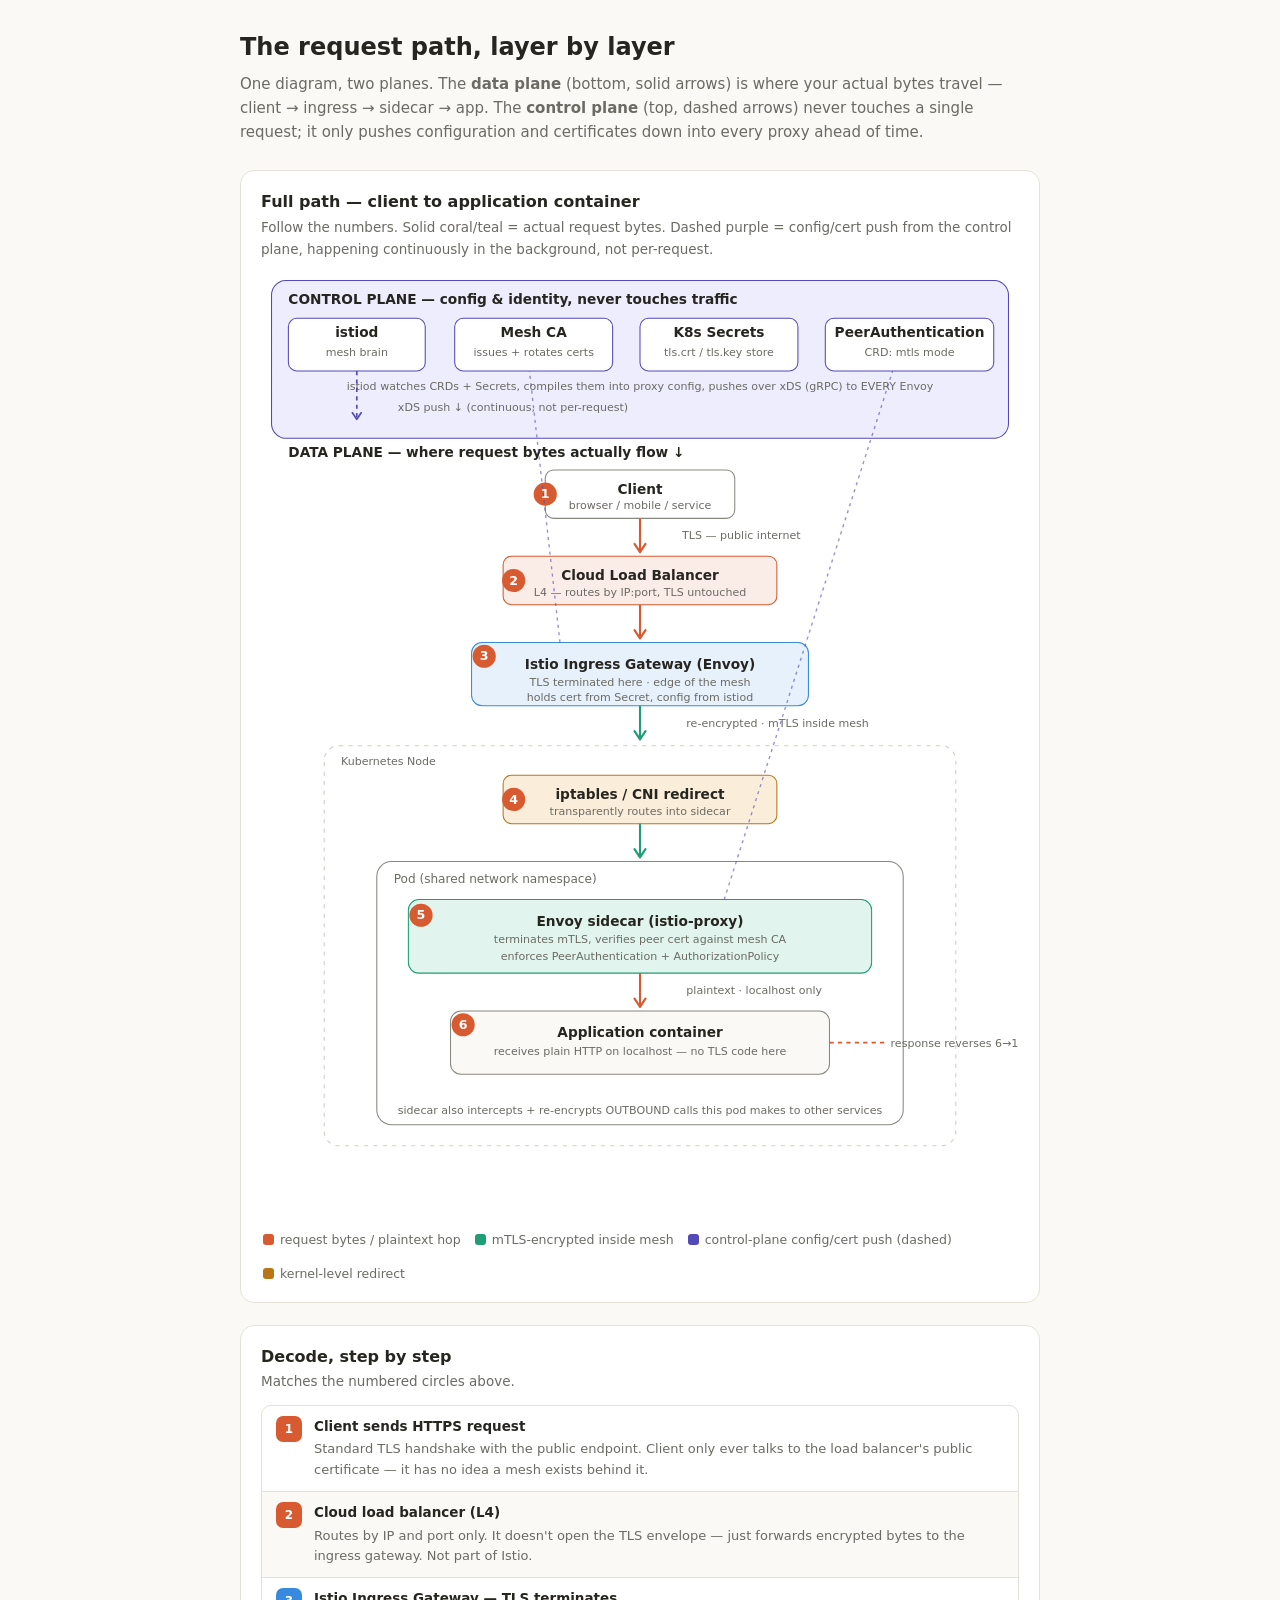
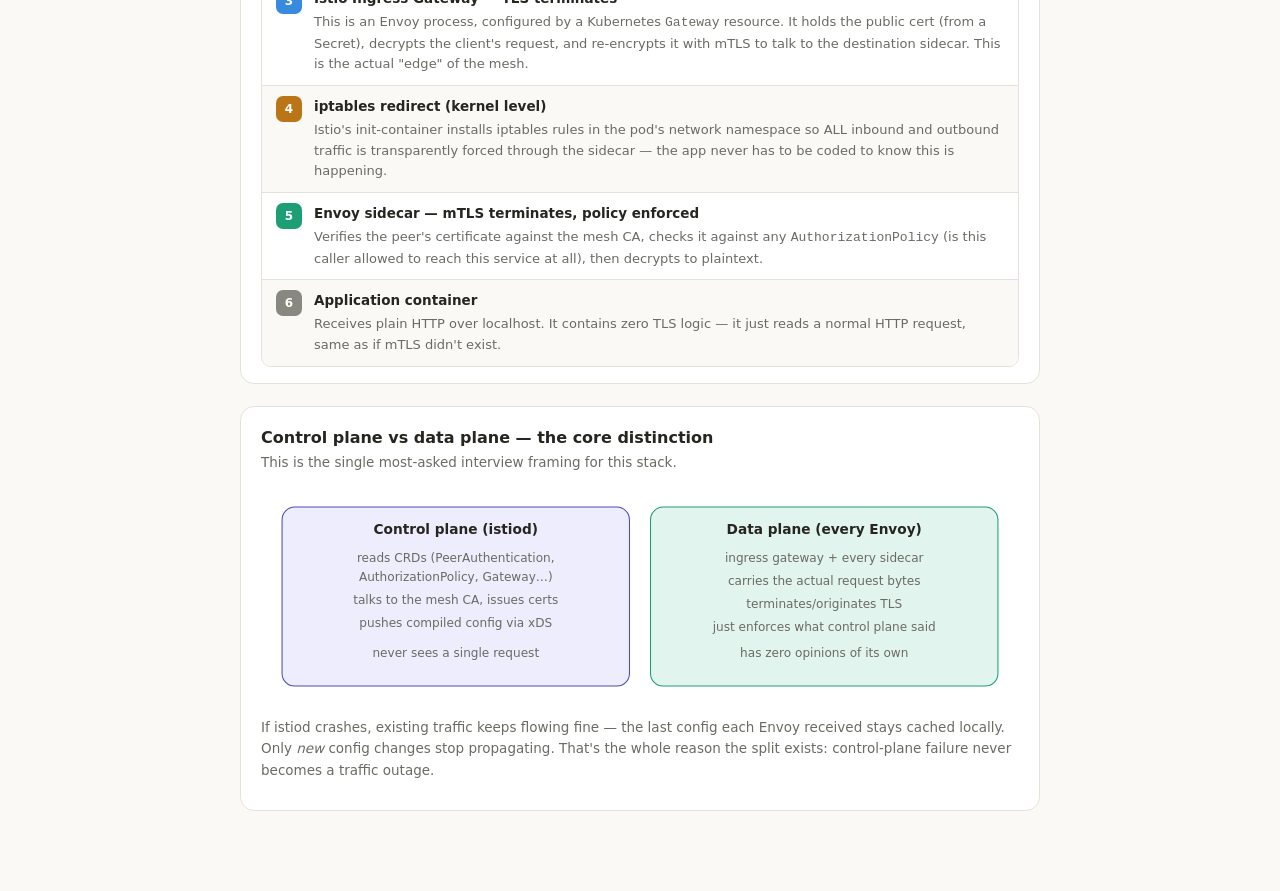
<file: request-path.html>
<!DOCTYPE html>
<html lang="en">
<head>
<meta charset="utf-8">
<meta name="viewport" content="width=device-width, initial-scale=1">
<title>Request path — layer by layer</title>
<style>
:root{
  --bg:#faf9f5; --card:#ffffff; --ink:#26251f; --mut:#6b6a63; --line:#e4e2d8; --faint:#cfcdc2;
  --gray:#888780;
  --blue:#378add; --blued:#0c447c; --bluebg:#e6f1fb;
  --teal:#1d9e75; --teald:#0f6e56; --tealbg:#e1f5ee;
  --amber:#ba7517; --amberd:#633806; --amberbg:#faeeda;
  --coral:#d85a30; --corald:#712b13; --coralbg:#faece7;
  --purple:#534ab7; --purpled:#26215c; --purplebg:#eeedfe;
  --pink:#b23d70; --pinkd:#6e1f45; --pinkbg:#fbe7f0;
}
@media (prefers-color-scheme:dark){
  :root{
    --bg:#1f1e1b; --card:#2a2925; --ink:#ece9df; --mut:#a3a199; --line:#3a3934; --faint:#4a4942;
    --gray:#b4b2a9;
    --blue:#85b7eb; --blued:#b5d4f4; --bluebg:#0c447c;
    --teal:#5dcaa5; --teald:#9fe1cb; --tealbg:#085041;
    --amber:#ef9f27; --amberd:#fac775; --amberbg:#633806;
    --coral:#f0997b; --corald:#f5c4b3; --coralbg:#712b13;
    --purple:#afa9ec; --purpled:#cecbf6; --purplebg:#3c3489;
    --pink:#ea9dc0; --pinkd:#f6d3e4; --pinkbg:#6e1f45;
  }
}
*{box-sizing:border-box}
body{margin:0;background:var(--bg);color:var(--ink);
  font-family:ui-sans-serif,system-ui,-apple-system,"Segoe UI",Roboto,sans-serif;
  line-height:1.6;padding:28px 18px 60px}
.wrap{max-width:800px;margin:0 auto}
h1{font-size:24px;font-weight:600;margin:0 0 6px}
.sub{color:var(--mut);font-size:15px;margin:0 0 26px}
.panel{background:var(--card);border:1px solid var(--line);border-radius:14px;padding:18px 20px 16px;margin:0 0 22px}
.panel h2{font-size:16px;font-weight:600;margin:0 0 2px}
.panel p.cap{color:var(--mut);font-size:13.5px;margin:0 0 12px}
svg{display:block;width:100%;height:auto}
.t{font:600 13px ui-sans-serif,system-ui,sans-serif;fill:var(--ink)}
.ts{font:400 11.5px ui-sans-serif,system-ui,sans-serif;fill:var(--mut)}
.tiny{font:400 10.5px ui-sans-serif,system-ui,sans-serif;fill:var(--mut)}
.num{font:700 12px ui-sans-serif,system-ui,sans-serif}
.legend{display:flex;flex-wrap:wrap;gap:14px;font-size:12.5px;color:var(--mut);padding:10px 2px 2px}
.legend span{display:inline-flex;align-items:center;gap:6px}
.dot{width:11px;height:11px;border-radius:3px;display:inline-block}
.steps{border:1px solid var(--line);border-radius:10px;overflow:hidden;margin-top:4px}
.step{display:flex;gap:12px;padding:10px 14px;border-bottom:1px solid var(--line);align-items:flex-start}
.step:last-child{border-bottom:none}
.step:nth-child(even){background:var(--bg)}
.badge{flex:0 0 26px;height:26px;border-radius:7px;display:flex;align-items:center;justify-content:center;
  font:700 12px ui-sans-serif,system-ui,sans-serif;color:#fff}
.step h4{margin:0;font-size:13.5px;font-weight:600}
.step p{margin:2px 0 0;font-size:13px;color:var(--mut)}
</style>
</head>
<body>
<div class="wrap">
<h1>The request path, layer by layer</h1>
<p class="sub">One diagram, two planes. The <b>data plane</b> (bottom, solid arrows) is where your actual bytes travel — client → ingress → sidecar → app. The <b>control plane</b> (top, dashed arrows) never touches a single request; it only pushes configuration and certificates down into every proxy ahead of time.</p>

<div class="panel">
<h2>Full path — client to application container</h2>
<p class="cap">Follow the numbers. Solid coral/teal = actual request bytes. Dashed purple = config/cert push from the control plane, happening continuously in the background, not per-request.</p>
<svg viewBox="0 0 720 900" role="img" aria-label="Request flows from client through internet, load balancer, Istio ingress gateway, node network, iptables redirect, sidecar Envoy proxy, to the application container, with mTLS between gateway and sidecar. Istiod control plane pushes config and certs to every Envoy via xDS, sourced from Kubernetes Secrets and the mesh CA.">
<defs>
<marker id="ar" viewBox="0 0 10 10" refX="8" refY="5" markerWidth="6.5" markerHeight="6.5" orient="auto-start-reverse"><path d="M2 1L8 5L2 9" fill="none" stroke="context-stroke" stroke-width="1.6" stroke-linecap="round" stroke-linejoin="round"/></marker>
</defs>

<!-- CONTROL PLANE band -->
<rect x="10" y="8" width="700" height="150" rx="14" fill="var(--purplebg)" stroke="var(--purple)" stroke-dasharray="2 0"/>
<text class="t" x="26" y="30" fill="var(--purpled)">CONTROL PLANE — config &amp; identity, never touches traffic</text>

<rect x="26" y="44" width="130" height="50" rx="8" fill="var(--card)" stroke="var(--purple)"/>
<text class="t" x="91" y="62" text-anchor="middle" fill="var(--purpled)">istiod</text>
<text class="tiny" x="91" y="80" text-anchor="middle" fill="var(--purpled)">mesh brain</text>

<rect x="184" y="44" width="150" height="50" rx="8" fill="var(--card)" stroke="var(--purple)"/>
<text class="t" x="259" y="62" text-anchor="middle" fill="var(--purpled)">Mesh CA</text>
<text class="tiny" x="259" y="80" text-anchor="middle" fill="var(--purpled)">issues + rotates certs</text>

<rect x="360" y="44" width="150" height="50" rx="8" fill="var(--card)" stroke="var(--purple)"/>
<text class="t" x="435" y="62" text-anchor="middle" fill="var(--purpled)">K8s Secrets</text>
<text class="tiny" x="435" y="80" text-anchor="middle" fill="var(--purpled)">tls.crt / tls.key store</text>

<rect x="536" y="44" width="160" height="50" rx="8" fill="var(--card)" stroke="var(--purple)"/>
<text class="t" x="616" y="62" text-anchor="middle" fill="var(--purpled)">PeerAuthentication</text>
<text class="tiny" x="616" y="80" text-anchor="middle" fill="var(--purpled)">CRD: mtls mode</text>

<text class="tiny" x="360" y="112" text-anchor="middle" fill="var(--purpled)">istiod watches CRDs + Secrets, compiles them into proxy config, pushes over xDS (gRPC) to EVERY Envoy</text>
<line x1="91" y1="94" x2="91" y2="140" stroke="var(--purple)" stroke-width="1.6" stroke-dasharray="4 4" marker-end="url(#ar)"/>
<text class="tiny" x="130" y="132" fill="var(--purpled)">xDS push ↓ (continuous, not per-request)</text>

<!-- DATA PLANE label -->
<text class="t" x="26" y="176" fill="var(--corald)">DATA PLANE — where request bytes actually flow ↓</text>

<!-- Client -->
<rect x="270" y="188" width="180" height="46" rx="8" fill="var(--card)" stroke="var(--gray)"/>
<text class="t" x="360" y="206" text-anchor="middle" dominant-baseline="central">Client</text>
<text class="tiny" x="360" y="222" text-anchor="middle" dominant-baseline="central">browser / mobile / service</text>
<circle cx="270" cy="211" r="11" class="num" fill="var(--coral)"/><text class="num" x="270" y="215" text-anchor="middle" fill="#fff">1</text>

<line x1="360" y1="234" x2="360" y2="266" stroke="var(--coral)" stroke-width="2" marker-end="url(#ar)"/>
<text class="tiny" x="400" y="254">TLS — public internet</text>

<!-- Internet / LB -->
<rect x="230" y="270" width="260" height="46" rx="8" fill="var(--coralbg)" stroke="var(--coral)"/>
<text class="t" x="360" y="288" text-anchor="middle" dominant-baseline="central" fill="var(--corald)">Cloud Load Balancer</text>
<text class="tiny" x="360" y="304" text-anchor="middle" dominant-baseline="central" fill="var(--corald)">L4 — routes by IP:port, TLS untouched</text>
<circle cx="240" cy="293" r="11" class="num" fill="var(--coral)"/><text class="num" x="240" y="297" text-anchor="middle" fill="#fff">2</text>

<line x1="360" y1="316" x2="360" y2="348" stroke="var(--coral)" stroke-width="2" marker-end="url(#ar)"/>

<!-- Istio Ingress Gateway -->
<rect x="200" y="352" width="320" height="60" rx="10" fill="var(--bluebg)" stroke="var(--blue)"/>
<text class="t" x="360" y="372" text-anchor="middle" dominant-baseline="central" fill="var(--blued)">Istio Ingress Gateway (Envoy)</text>
<text class="tiny" x="360" y="390" text-anchor="middle" dominant-baseline="central" fill="var(--blued)">TLS terminated here · edge of the mesh</text>
<text class="tiny" x="360" y="404" text-anchor="middle" dominant-baseline="central" fill="var(--blued)">holds cert from Secret, config from istiod</text>
<circle cx="212" cy="365" r="11" class="num" fill="var(--coral)"/><text class="num" x="212" y="369" text-anchor="middle" fill="#fff">3</text>
<line x1="284" y1="352" x2="255" y2="94" stroke="var(--purple)" stroke-width="1.3" stroke-dasharray="3 4" opacity=".6"/>

<line x1="360" y1="412" x2="360" y2="444" stroke="var(--teal)" stroke-width="2" marker-end="url(#ar)"/>
<text class="tiny" x="404" y="432" fill="var(--teald)">re-encrypted · mTLS inside mesh</text>

<!-- Node boundary -->
<rect x="60" y="450" width="600" height="380" rx="14" fill="none" stroke="var(--faint)" stroke-dasharray="4 5"/>
<text class="tiny" x="76" y="468">Kubernetes Node</text>

<!-- iptables -->
<rect x="230" y="478" width="260" height="46" rx="8" fill="var(--amberbg)" stroke="var(--amber)"/>
<text class="t" x="360" y="496" text-anchor="middle" dominant-baseline="central" fill="var(--amberd)">iptables / CNI redirect</text>
<text class="tiny" x="360" y="512" text-anchor="middle" dominant-baseline="central" fill="var(--amberd)">transparently routes into sidecar</text>
<circle cx="240" cy="501" r="11" class="num" fill="var(--coral)"/><text class="num" x="240" y="505" text-anchor="middle" fill="#fff">4</text>

<line x1="360" y1="524" x2="360" y2="556" stroke="var(--teal)" stroke-width="2" marker-end="url(#ar)"/>

<!-- Pod boundary -->
<rect x="110" y="560" width="500" height="250" rx="14" fill="var(--card)" stroke="var(--gray)"/>
<text class="ts" x="126" y="580">Pod (shared network namespace)</text>

<!-- sidecar -->
<rect x="140" y="596" width="440" height="70" rx="10" fill="var(--tealbg)" stroke="var(--teal)"/>
<text class="t" x="360" y="616" text-anchor="middle" dominant-baseline="central" fill="var(--teald)">Envoy sidecar (istio-proxy)</text>
<text class="tiny" x="360" y="634" text-anchor="middle" dominant-baseline="central" fill="var(--teald)">terminates mTLS, verifies peer cert against mesh CA</text>
<text class="tiny" x="360" y="650" text-anchor="middle" dominant-baseline="central" fill="var(--teald)">enforces PeerAuthentication + AuthorizationPolicy</text>
<circle cx="152" cy="611" r="11" class="num" fill="var(--coral)"/><text class="num" x="152" y="615" text-anchor="middle" fill="#fff">5</text>
<line x1="440" y1="596" x2="600" y2="94" stroke="var(--purple)" stroke-width="1.3" stroke-dasharray="3 4" opacity=".6"/>

<line x1="360" y1="666" x2="360" y2="698" stroke="var(--coral)" stroke-width="2" marker-end="url(#ar)"/>
<text class="tiny" x="404" y="686" fill="var(--corald)">plaintext · localhost only</text>

<!-- app container -->
<rect x="180" y="702" width="360" height="60" rx="10" fill="var(--bg)" stroke="var(--gray)"/>
<text class="t" x="360" y="722" text-anchor="middle" dominant-baseline="central">Application container</text>
<text class="tiny" x="360" y="740" text-anchor="middle" dominant-baseline="central">receives plain HTTP on localhost — no TLS code here</text>
<circle cx="192" cy="715" r="11" class="num" fill="var(--coral)"/><text class="num" x="192" y="719" text-anchor="middle" fill="#fff">6</text>

<!-- return path note -->
<line x1="540" y1="732" x2="596" y2="732" stroke="var(--coral)" stroke-width="1.6" stroke-dasharray="4 4"/>
<text class="tiny" x="598" y="736">response reverses 6→1, re-encrypted at each hop</text>

<text class="tiny" x="360" y="800" text-anchor="middle" fill="var(--mut)">sidecar also intercepts + re-encrypts OUTBOUND calls this pod makes to other services</text>
</svg>
<div class="legend">
<span><i class="dot" style="background:var(--coral)"></i>request bytes / plaintext hop</span>
<span><i class="dot" style="background:var(--teal)"></i>mTLS-encrypted inside mesh</span>
<span><i class="dot" style="background:var(--purple)"></i>control-plane config/cert push (dashed)</span>
<span><i class="dot" style="background:var(--amber)"></i>kernel-level redirect</span>
</div>
</div>

<div class="panel">
<h2>Decode, step by step</h2>
<p class="cap">Matches the numbered circles above.</p>
<div class="steps">
<div class="step"><div class="badge" style="background:var(--coral)">1</div><div><h4>Client sends HTTPS request</h4><p>Standard TLS handshake with the public endpoint. Client only ever talks to the load balancer's public certificate — it has no idea a mesh exists behind it.</p></div></div>
<div class="step"><div class="badge" style="background:var(--coral)">2</div><div><h4>Cloud load balancer (L4)</h4><p>Routes by IP and port only. It doesn't open the TLS envelope — just forwards encrypted bytes to the ingress gateway. Not part of Istio.</p></div></div>
<div class="step"><div class="badge" style="background:var(--blue)">3</div><h4 style="display:none"></h4><div><h4>Istio Ingress Gateway — TLS terminates</h4><p>This is an Envoy process, configured by a Kubernetes <code>Gateway</code> resource. It holds the public cert (from a Secret), decrypts the client's request, and re-encrypts it with mTLS to talk to the destination sidecar. This is the actual "edge" of the mesh.</p></div></div>
<div class="step"><div class="badge" style="background:var(--amber)">4</div><div><h4>iptables redirect (kernel level)</h4><p>Istio's init-container installs iptables rules in the pod's network namespace so ALL inbound and outbound traffic is transparently forced through the sidecar — the app never has to be coded to know this is happening.</p></div></div>
<div class="step"><div class="badge" style="background:var(--teal)">5</div><div><h4>Envoy sidecar — mTLS terminates, policy enforced</h4><p>Verifies the peer's certificate against the mesh CA, checks it against any <code>AuthorizationPolicy</code> (is this caller allowed to reach this service at all), then decrypts to plaintext.</p></div></div>
<div class="step"><div class="badge" style="background:var(--gray)">6</div><div><h4>Application container</h4><p>Receives plain HTTP over localhost. It contains zero TLS logic — it just reads a normal HTTP request, same as if mTLS didn't exist.</p></div></div>
</div>
</div>

<div class="panel">
<h2>Control plane vs data plane — the core distinction</h2>
<p class="cap">This is the single most-asked interview framing for this stack.</p>
<svg viewBox="0 0 720 210" role="img" aria-label="Control plane configures and never touches traffic; data plane carries every request byte using that configuration.">
<rect x="20" y="20" width="330" height="170" rx="12" fill="var(--purplebg)" stroke="var(--purple)"/>
<text class="t" x="185" y="46" text-anchor="middle" fill="var(--purpled)">Control plane (istiod)</text>
<text class="ts" x="185" y="72" text-anchor="middle" fill="var(--purpled)">reads CRDs (PeerAuthentication,</text>
<text class="ts" x="185" y="90" text-anchor="middle" fill="var(--purpled)">AuthorizationPolicy, Gateway…)</text>
<text class="ts" x="185" y="112" text-anchor="middle" fill="var(--purpled)">talks to the mesh CA, issues certs</text>
<text class="ts" x="185" y="134" text-anchor="middle" fill="var(--purpled)">pushes compiled config via xDS</text>
<text class="ts" x="185" y="162" text-anchor="middle" font-weight="600" fill="var(--purpled)">never sees a single request</text>

<rect x="370" y="20" width="330" height="170" rx="12" fill="var(--tealbg)" stroke="var(--teal)"/>
<text class="t" x="535" y="46" text-anchor="middle" fill="var(--teald)">Data plane (every Envoy)</text>
<text class="ts" x="535" y="72" text-anchor="middle" fill="var(--teald)">ingress gateway + every sidecar</text>
<text class="ts" x="535" y="94" text-anchor="middle" fill="var(--teald)">carries the actual request bytes</text>
<text class="ts" x="535" y="116" text-anchor="middle" fill="var(--teald)">terminates/originates TLS</text>
<text class="ts" x="535" y="138" text-anchor="middle" fill="var(--teald)">just enforces what control plane said</text>
<text class="ts" x="535" y="162" text-anchor="middle" font-weight="600" fill="var(--teald)">has zero opinions of its own</text>
</svg>
<p class="cap" style="margin-top:10px">If istiod crashes, existing traffic keeps flowing fine — the last config each Envoy received stays cached locally. Only <i>new</i> config changes stop propagating. That's the whole reason the split exists: control-plane failure never becomes a traffic outage.</p>
</div>

</div>
</body>
</html>
</file>
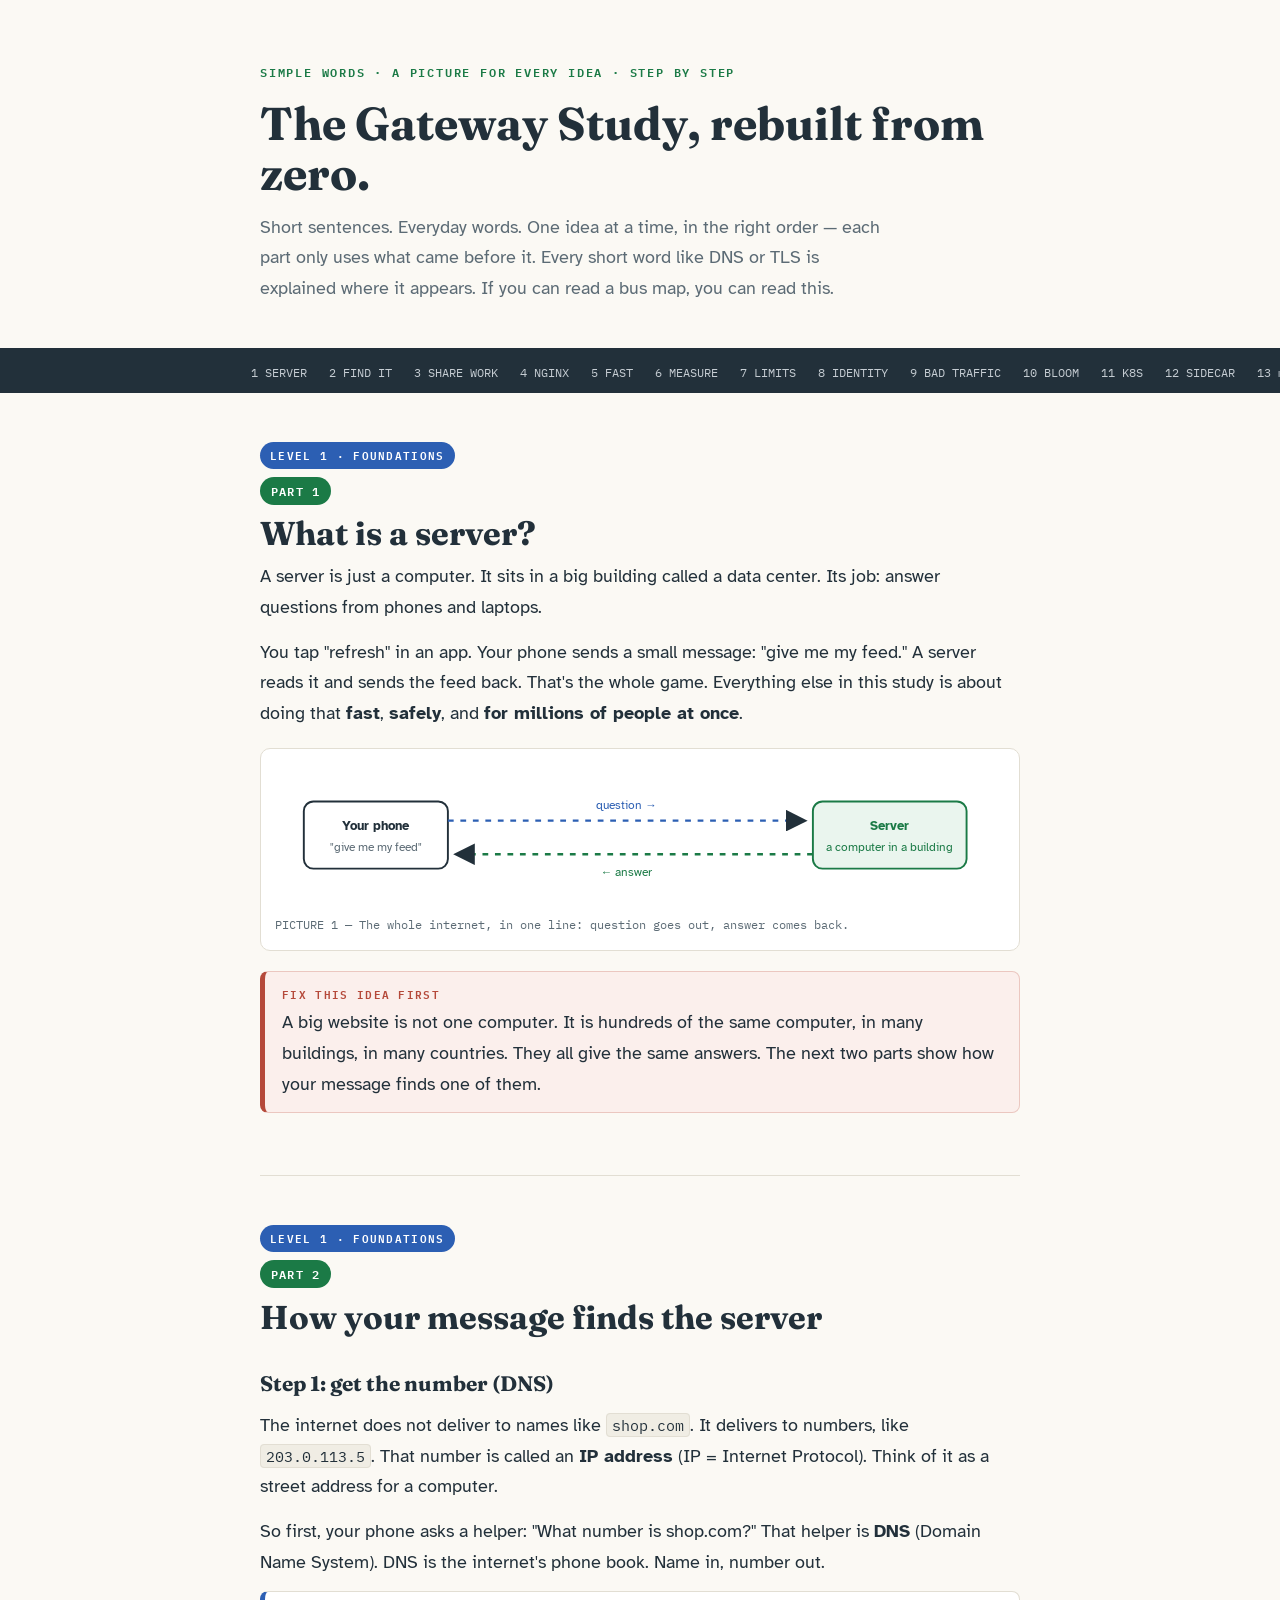
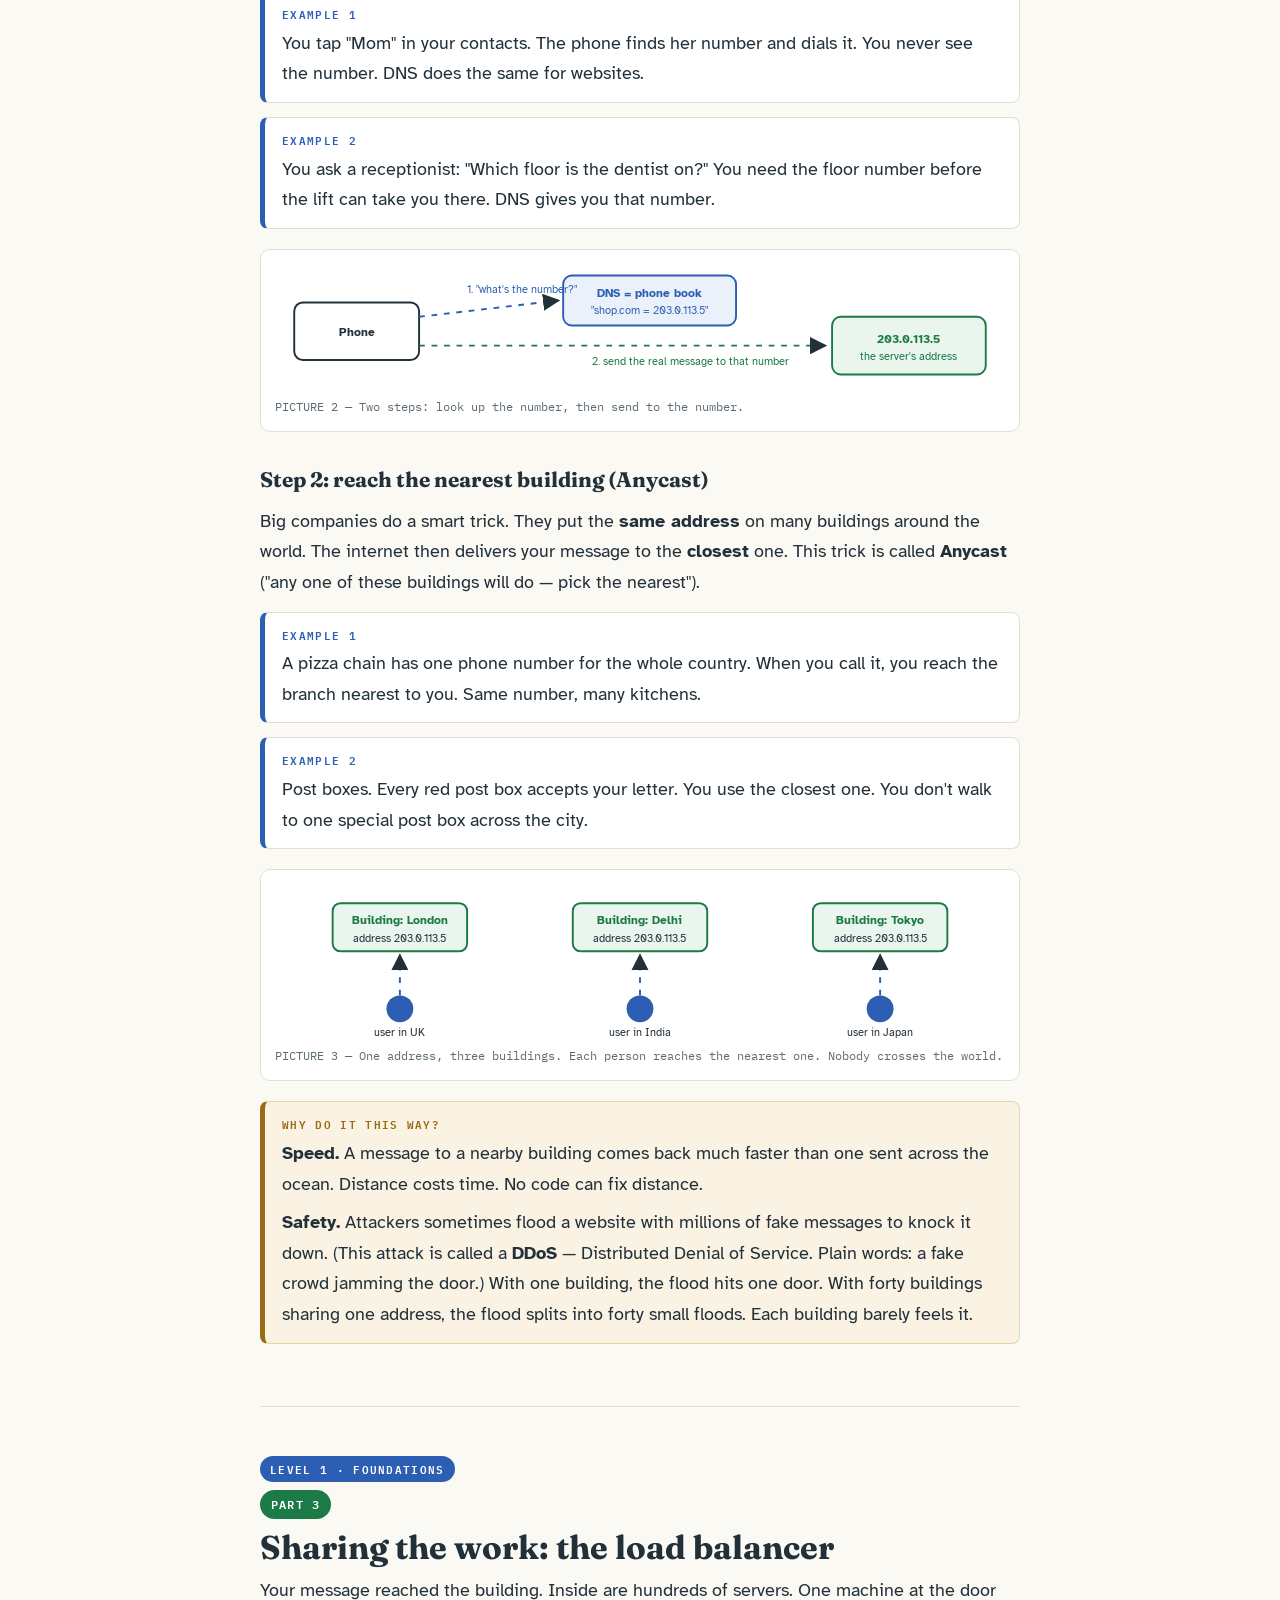
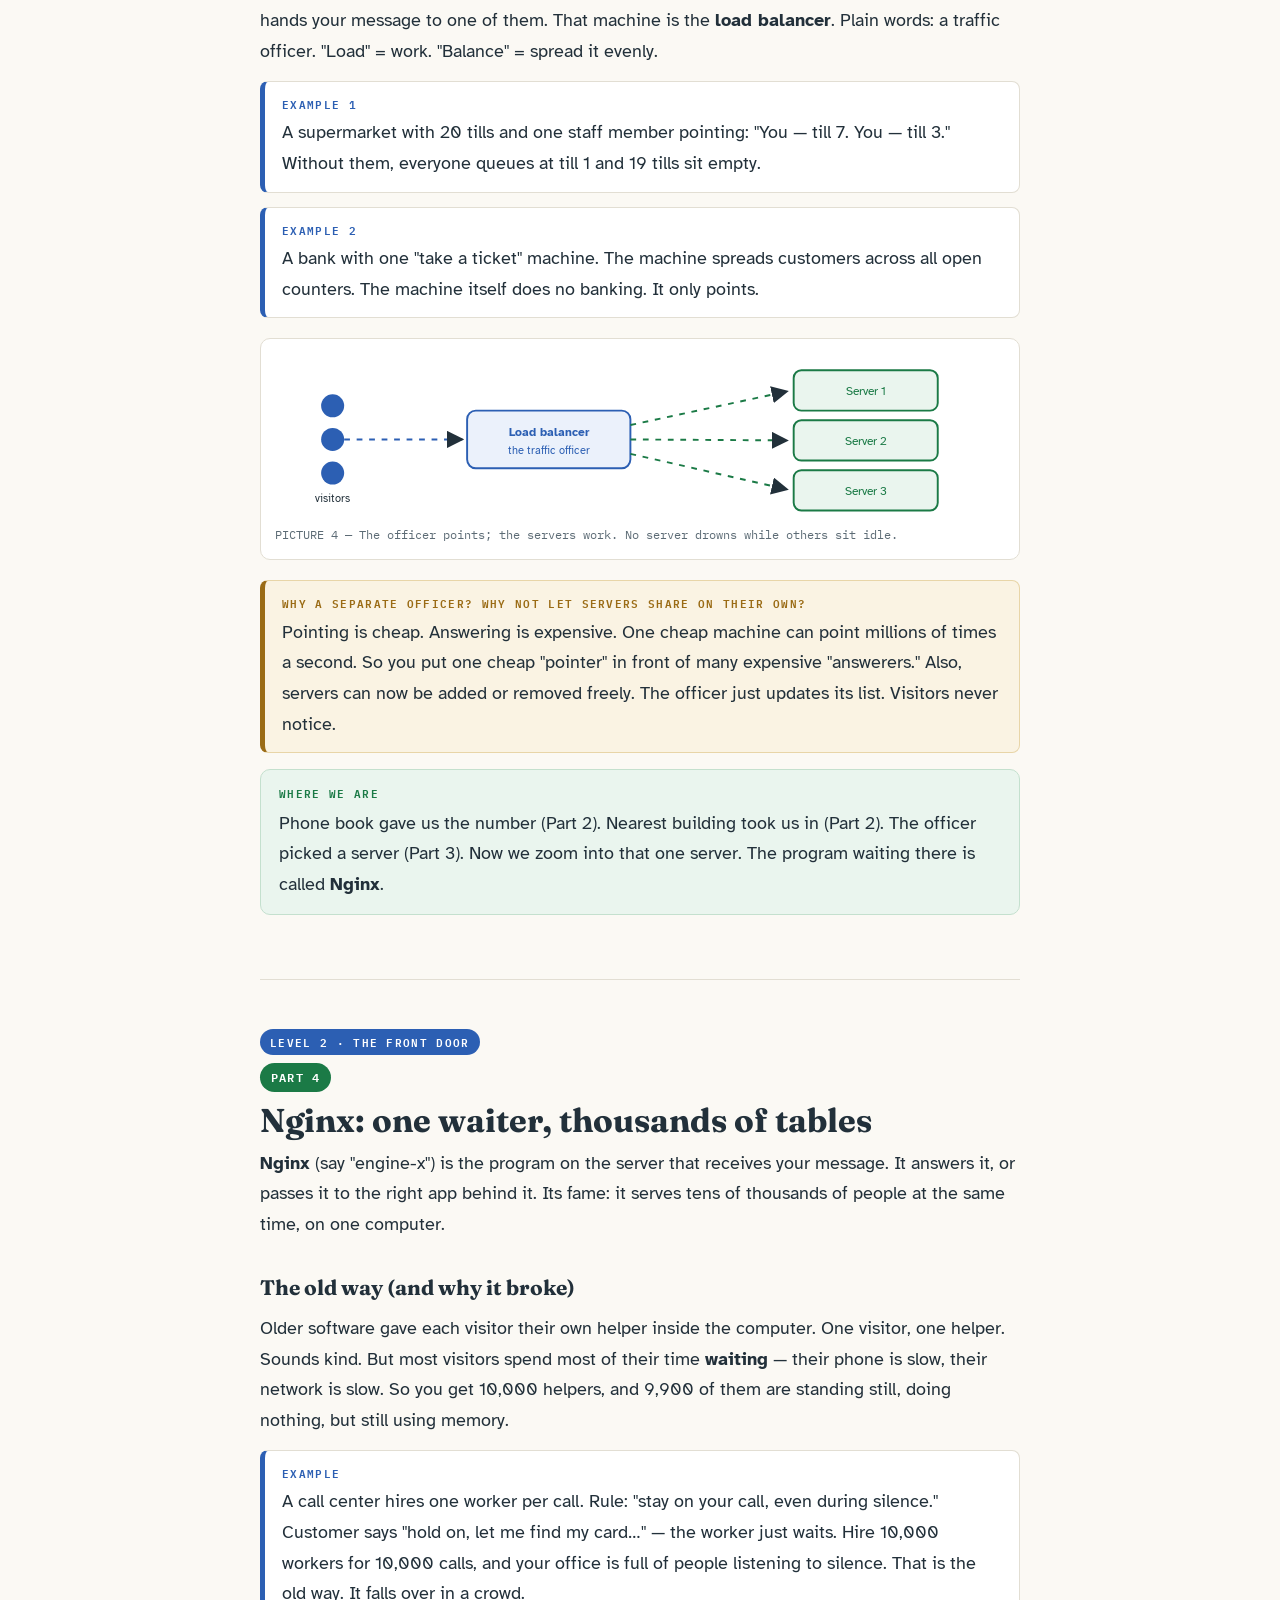
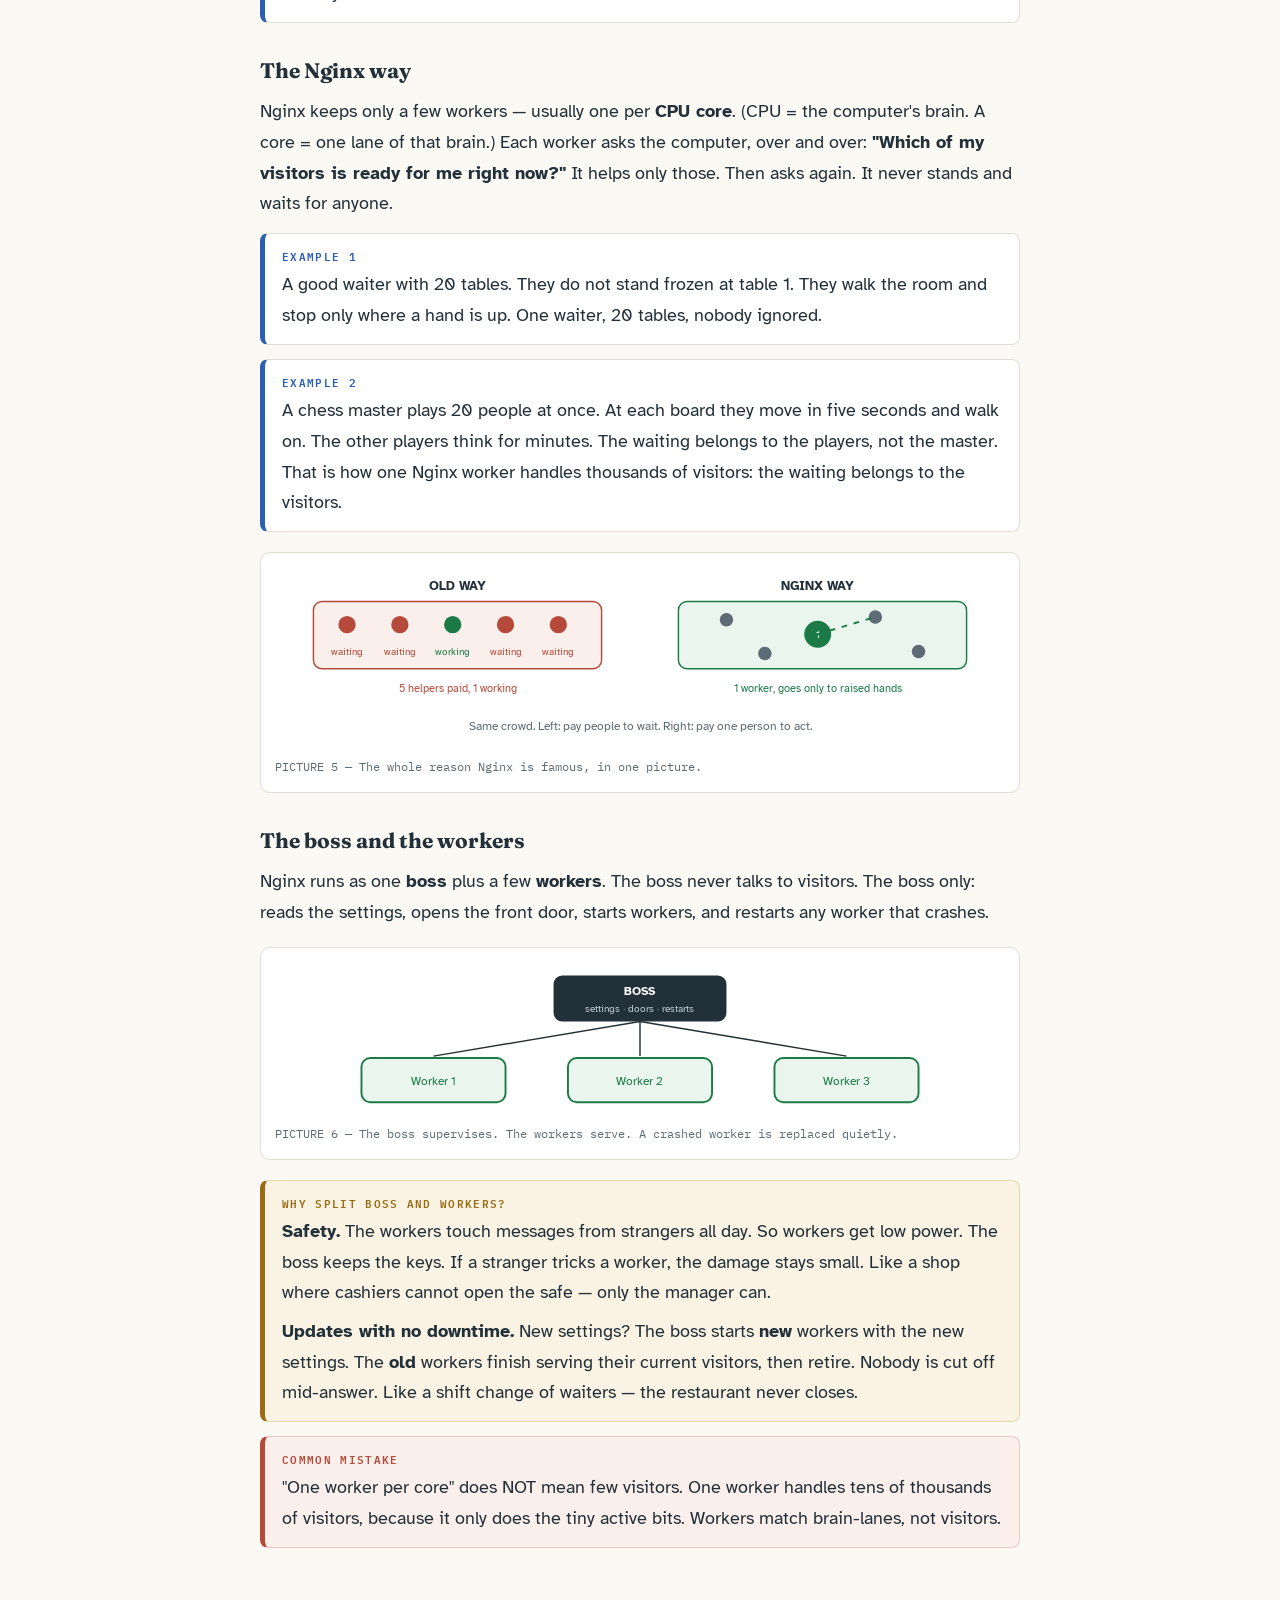
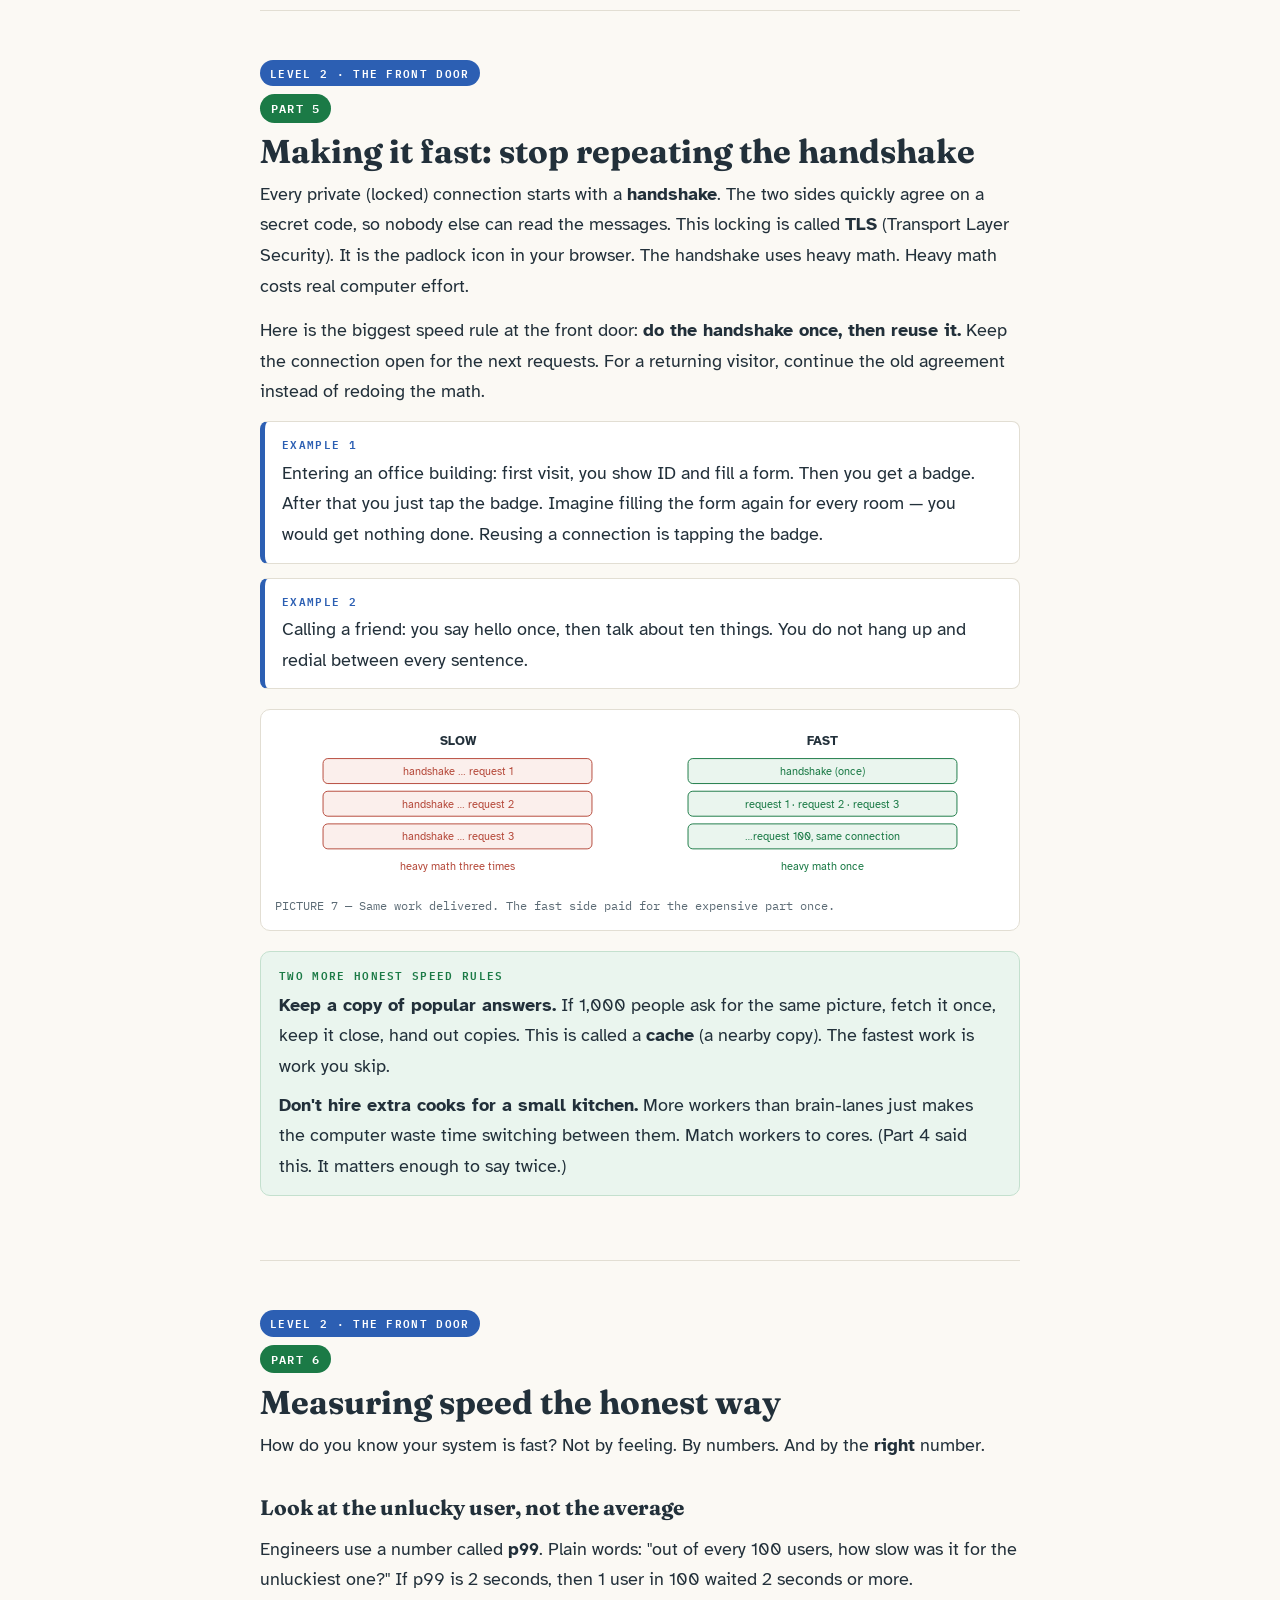
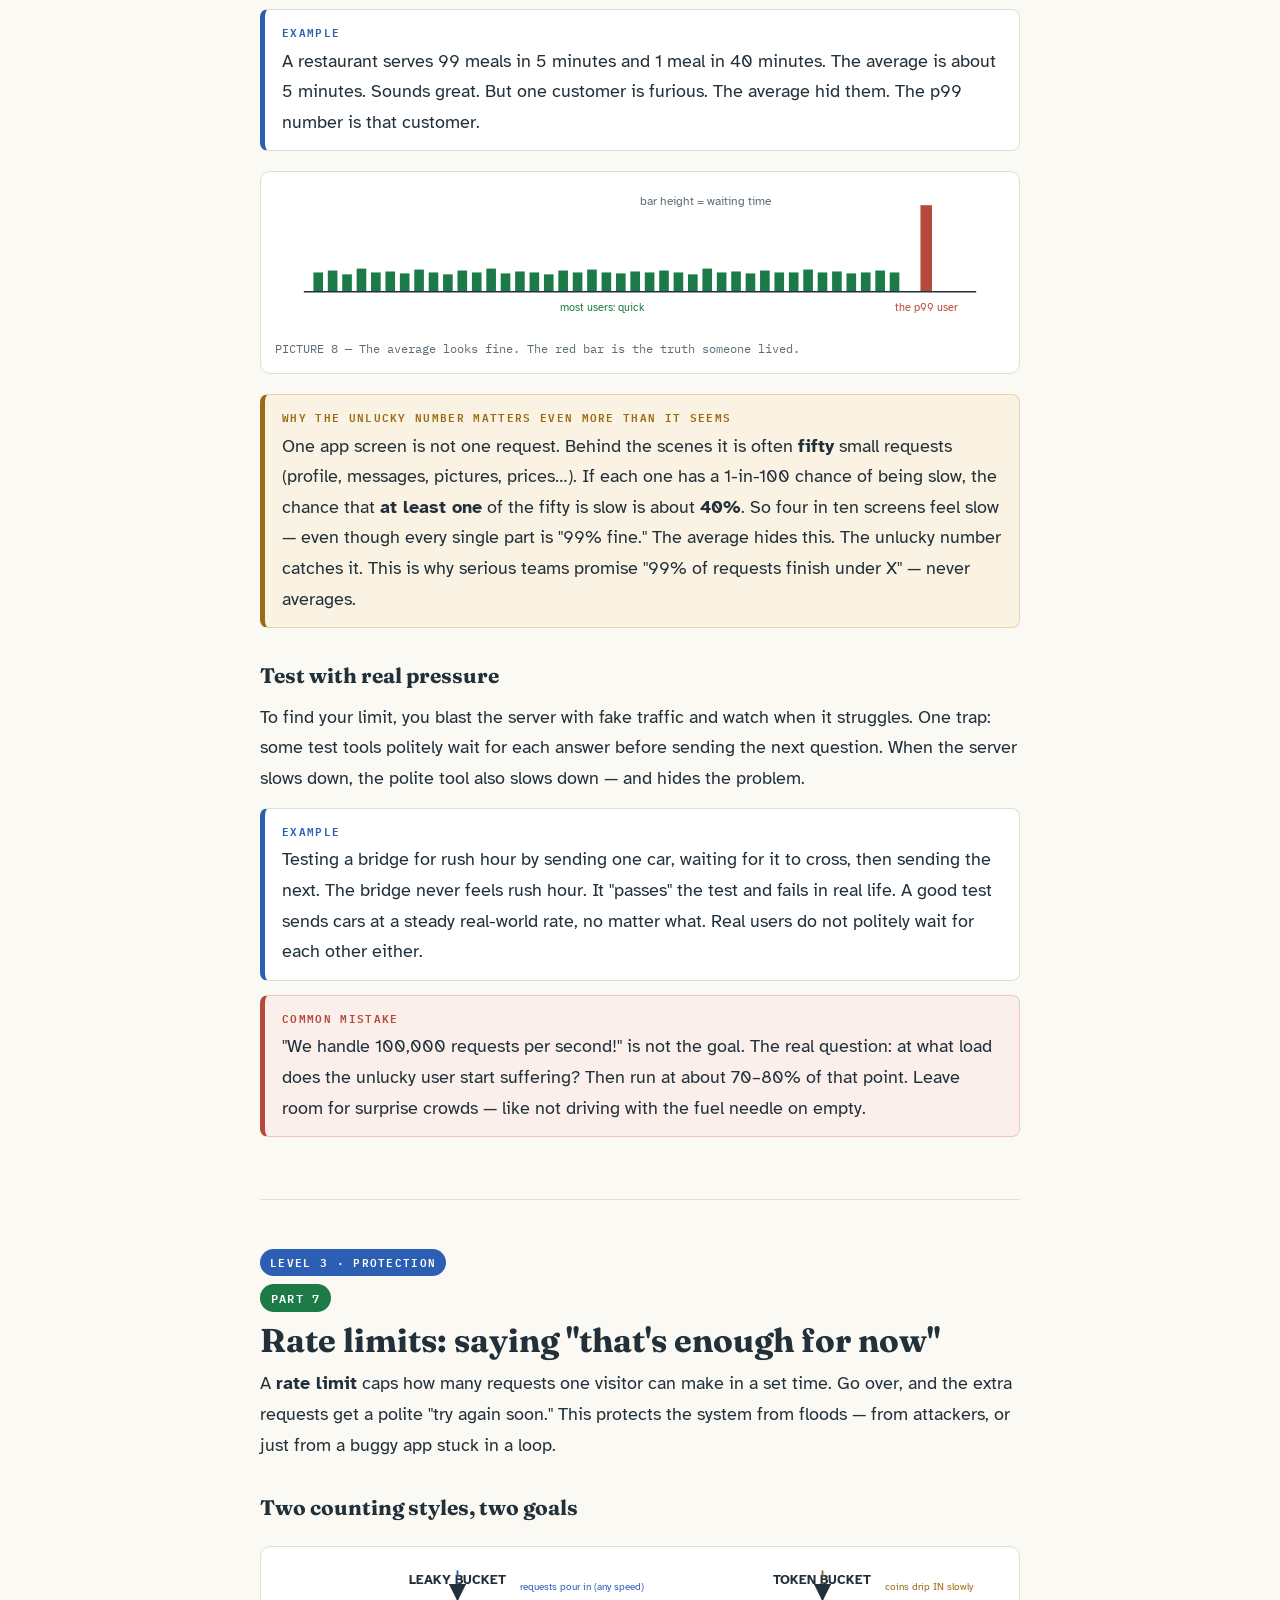
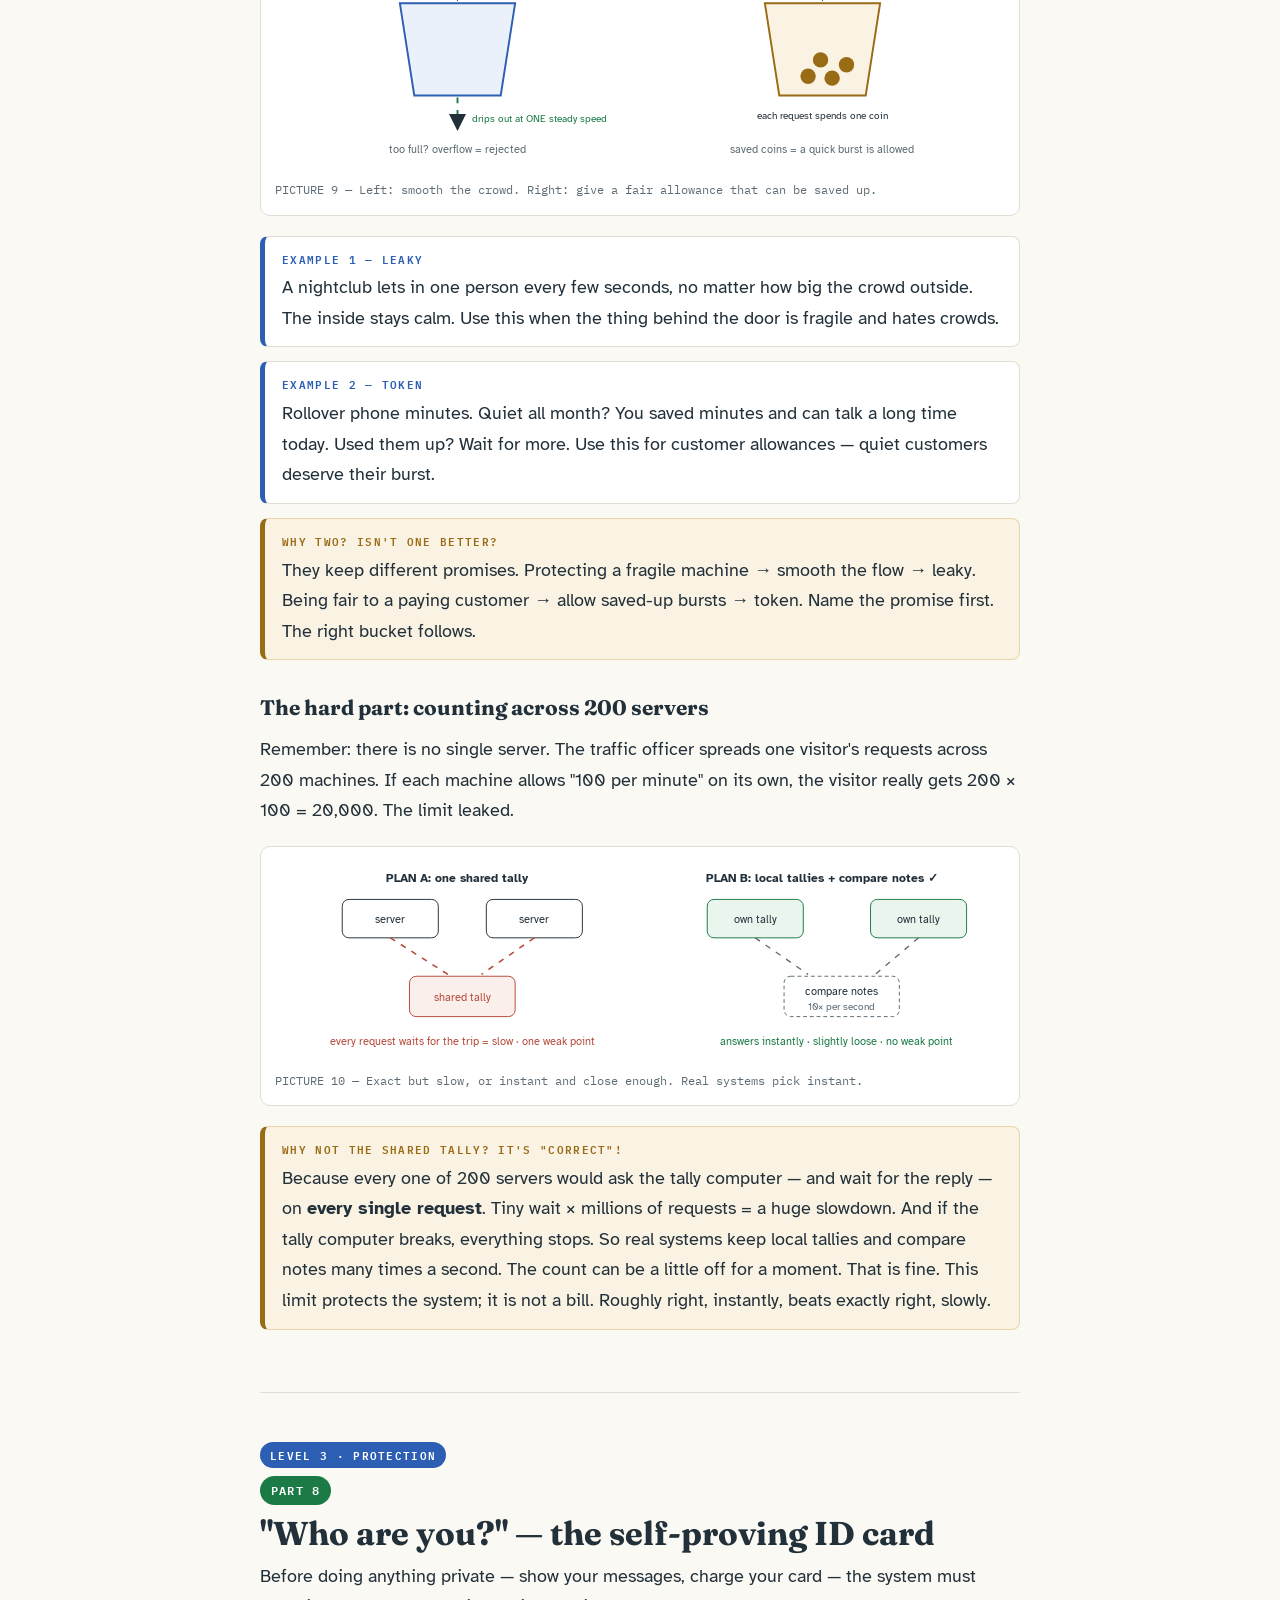
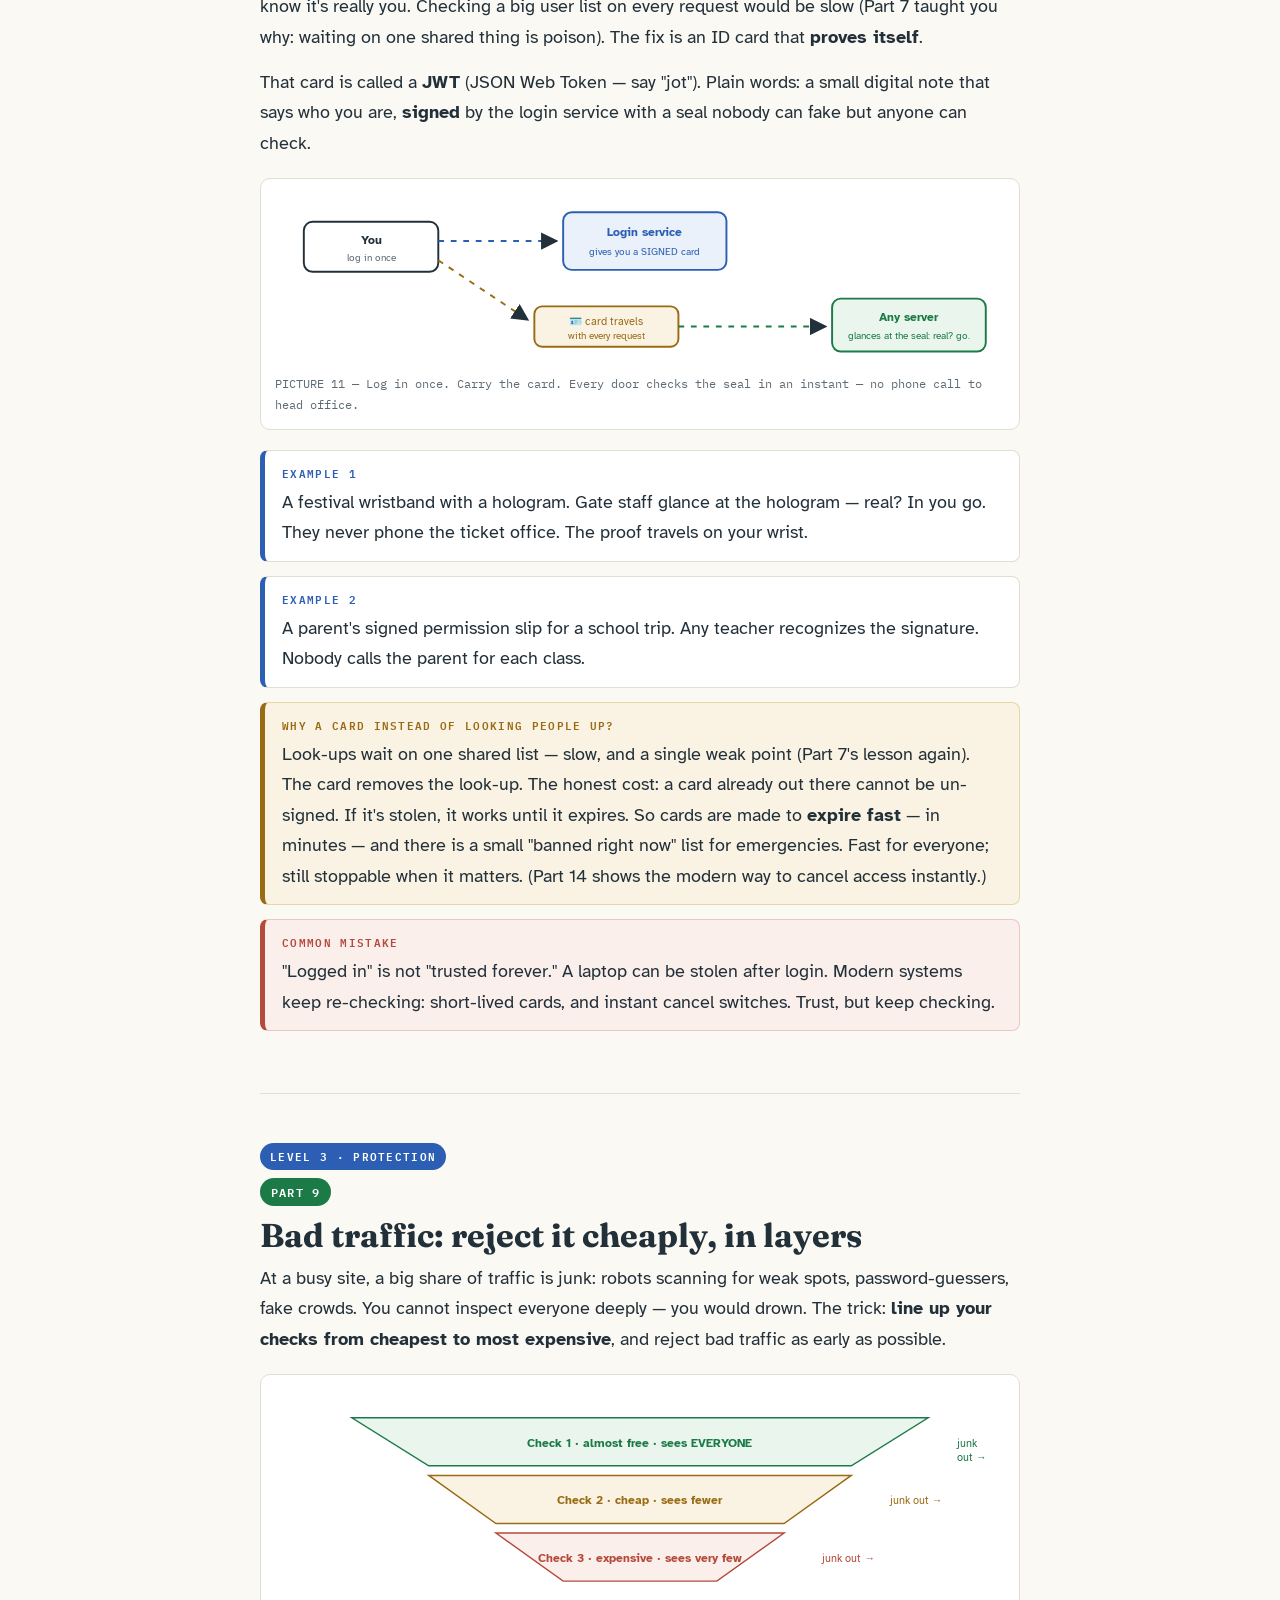
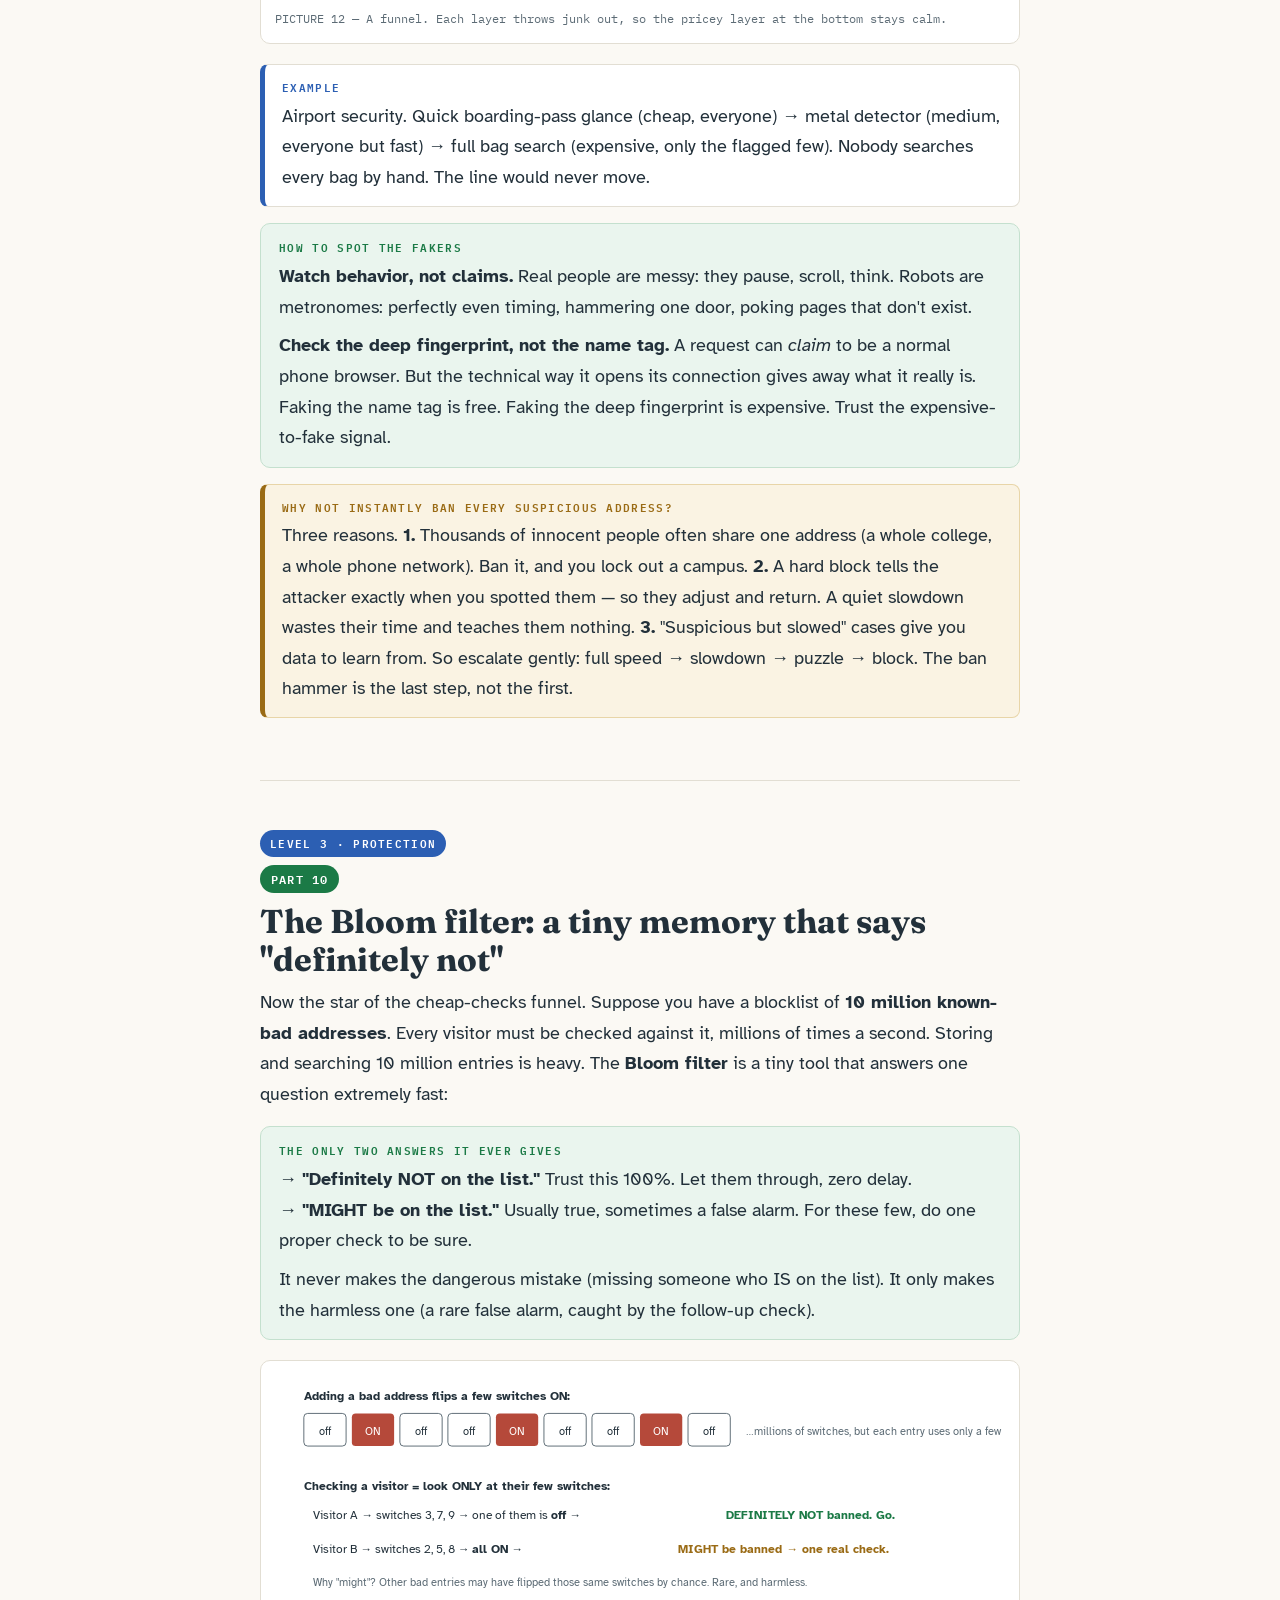
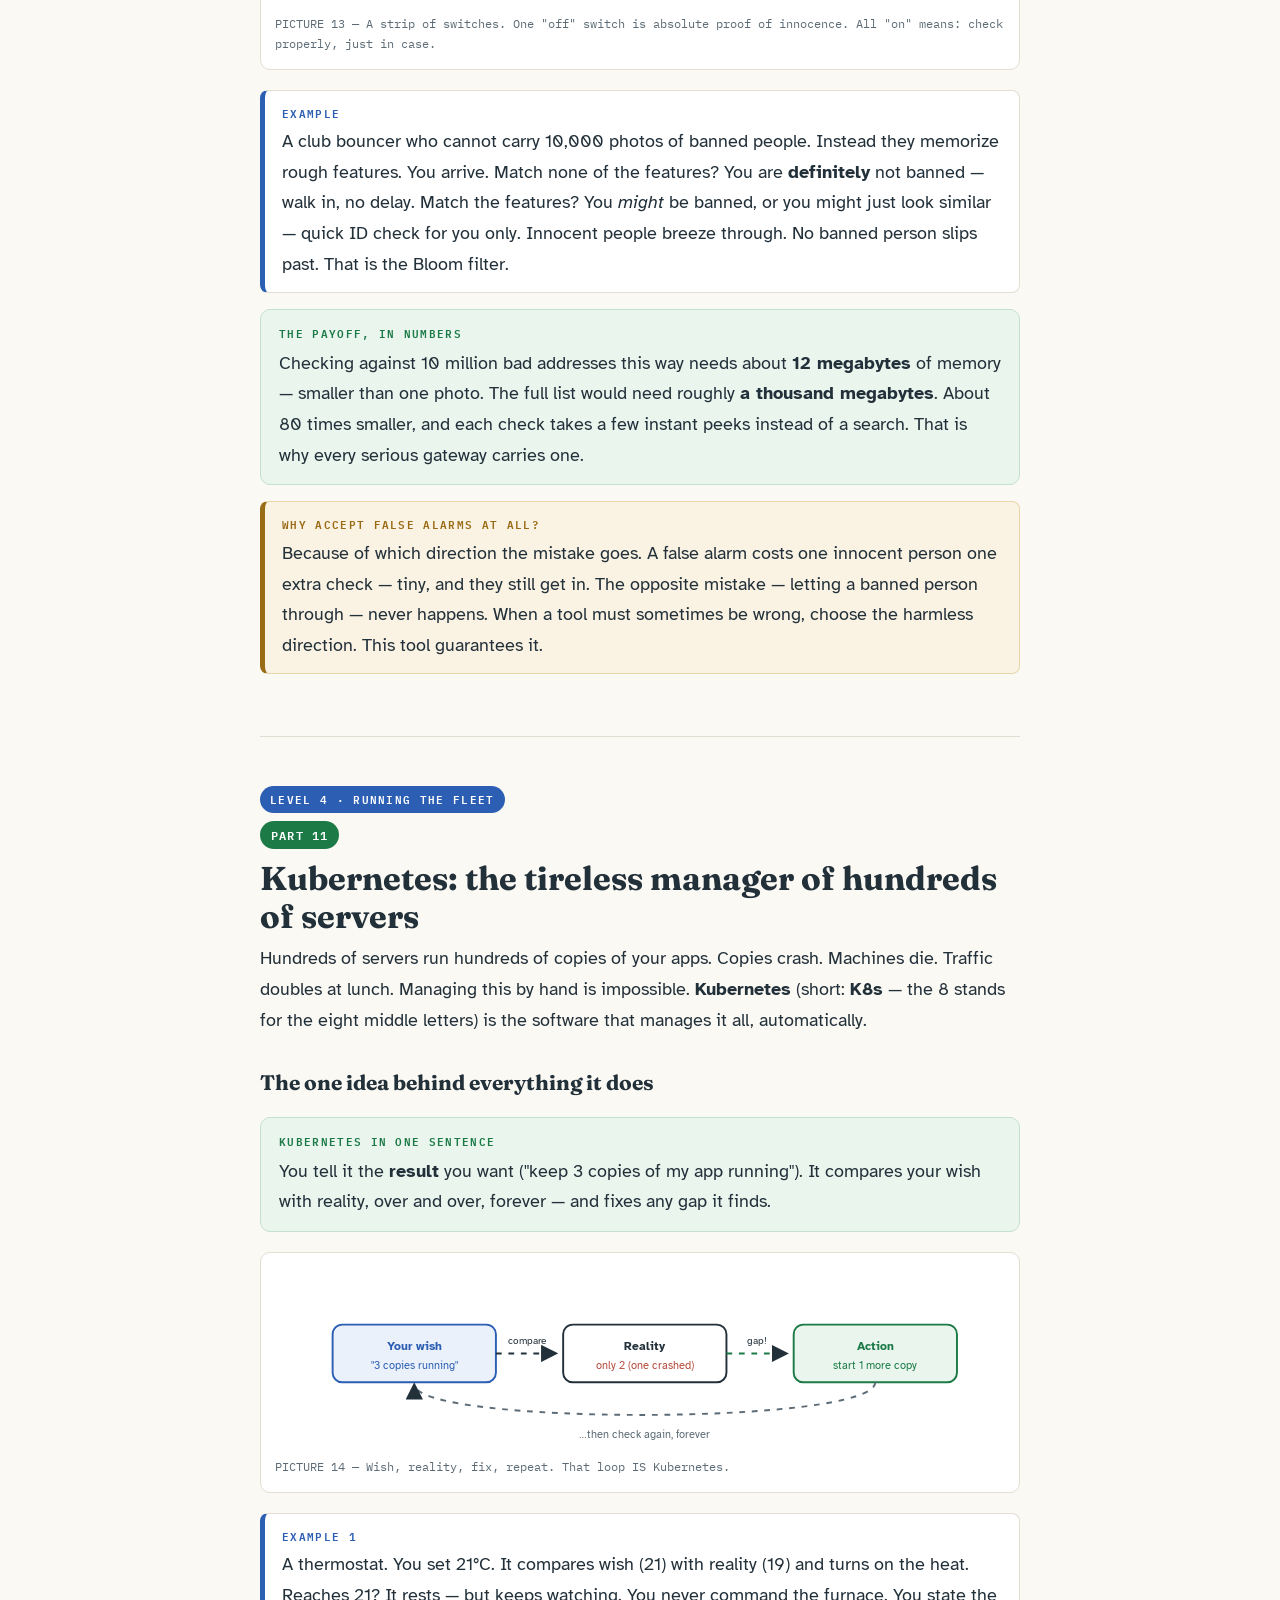
<file: simple-illustrated-edition (1).html>
<!DOCTYPE html>
<html lang="en">
<head>
<meta charset="UTF-8">
<meta name="viewport" content="width=device-width, initial-scale=1.0">
<title>Gateway Study — Simple Words, Many Pictures</title>
<link rel="preconnect" href="https://fonts.googleapis.com">
<link href="https://fonts.googleapis.com/css2?family=Fraunces:opsz,wght@9..144,700&family=Atkinson+Hyperlegible:ital,wght@0,400;0,700&family=IBM+Plex+Mono:wght@400;600&display=swap" rel="stylesheet">
<style>
:root{
  --paper:#FBF9F4; --ink:#22303A; --soft:#5C6B75; --card:#fff; --line:#E2DED3;
  --green:#1B7A46; --green-bg:#EAF5EE; --blue:#2C5FB3; --blue-bg:#EBF1FB;
  --red:#B5493A; --red-bg:#FBEFEC; --gold:#9A6B15; --gold-bg:#FAF3E3;
}
*{box-sizing:border-box;margin:0;padding:0}
html{scroll-behavior:smooth}
body{font-family:'Atkinson Hyperlegible',sans-serif;background:var(--paper);color:var(--ink);font-size:18px;line-height:1.7}
.wrap{max-width:800px;margin:0 auto;padding:0 20px}
header.hero{padding:56px 0 30px;border-bottom:4px solid var(--ink)}
.kicker{font-family:'IBM Plex Mono',monospace;font-size:12px;letter-spacing:.15em;color:var(--green);font-weight:600}
h1{font-family:'Fraunces',serif;font-size:clamp(30px,5.5vw,46px);line-height:1.1;margin:12px 0 12px}
.hero p{font-size:18px;color:var(--soft);max-width:620px}
nav.toc{position:sticky;top:0;z-index:40;background:var(--ink);overflow-x:auto;white-space:nowrap}
nav.toc::-webkit-scrollbar{display:none}
nav.toc a{display:inline-block;color:#C6CDD3;font-family:'IBM Plex Mono',monospace;font-size:11.5px;padding:11px 11px;text-decoration:none}
nav.toc a:hover{background:var(--green);color:#fff}
section{padding:46px 0 8px}
.lvl{font-family:'IBM Plex Mono',monospace;font-size:11px;font-weight:600;letter-spacing:.12em;color:#fff;background:var(--blue);padding:4px 10px;border-radius:20px;display:inline-block;margin-bottom:6px}
.chip{font-family:'IBM Plex Mono',monospace;font-size:12px;font-weight:600;letter-spacing:.1em;color:#fff;background:var(--green);padding:4px 11px;border-radius:20px;display:inline-block}
h2{font-family:'Fraunces',serif;font-size:clamp(24px,4vw,33px);line-height:1.15;margin:10px 0 8px}
h3{font-family:'Fraunces',serif;font-size:21px;margin:30px 0 8px}
p{margin-bottom:14px;max-width:66ch}
strong{font-weight:700}
.plain{background:var(--green-bg);border:1px solid #C4E0CE;border-radius:10px;padding:14px 18px;margin:16px 0}
.plain .t{font-family:'IBM Plex Mono',monospace;font-size:11px;font-weight:600;letter-spacing:.12em;color:var(--green);display:block;margin-bottom:5px}
.eg{background:var(--card);border:1px solid var(--line);border-left:5px solid var(--blue);border-radius:8px;padding:13px 17px;margin:14px 0}
.eg .t{font-family:'IBM Plex Mono',monospace;font-size:11px;font-weight:600;letter-spacing:.12em;color:var(--blue);display:block;margin-bottom:4px}
.why{background:var(--gold-bg);border:1px solid #E8D5A8;border-left:5px solid var(--gold);border-radius:8px;padding:13px 17px;margin:14px 0}
.why .t{font-family:'IBM Plex Mono',monospace;font-size:11px;font-weight:600;letter-spacing:.12em;color:var(--gold);display:block;margin-bottom:4px}
.trap{background:var(--red-bg);border:1px solid #EBC7C0;border-left:5px solid var(--red);border-radius:8px;padding:13px 17px;margin:14px 0}
.trap .t{font-family:'IBM Plex Mono',monospace;font-size:11px;font-weight:600;letter-spacing:.12em;color:var(--red);display:block;margin-bottom:4px}
.eg p,.why p,.plain p,.trap p{margin-bottom:8px}
.eg p:last-child,.why p:last-child,.plain p:last-child,.trap p:last-child{margin-bottom:0}
ul,ol{margin:0 0 15px 22px;max-width:64ch} li{margin-bottom:7px}
table{border-collapse:collapse;width:100%;margin:14px 0;font-size:15px;background:var(--card);border:1px solid var(--line)}
th{font-family:'IBM Plex Mono',monospace;font-size:11px;letter-spacing:.06em;text-transform:uppercase;text-align:left;background:var(--ink);color:#EFEBE2;padding:9px 12px}
td{padding:9px 12px;border-top:1px solid var(--line);vertical-align:top}
tr:nth-child(even) td{background:#F7F4EC}
figure{margin:20px 0;background:var(--card);border:1px solid var(--line);border-radius:10px;padding:14px;overflow-x:auto}
figcaption{font-family:'IBM Plex Mono',monospace;font-size:12px;color:var(--soft);margin-top:8px}
svg{display:block;max-width:100%;height:auto}
svg text{font-family:'Atkinson Hyperlegible',sans-serif}
.flow{stroke-dasharray:6 7;animation:dash 1.2s linear infinite}
@keyframes dash{to{stroke-dashoffset:-13}}
@media(prefers-reduced-motion:reduce){.flow{animation:none}}
.divider{height:1px;background:var(--line);margin:40px 0 0}
footer{border-top:4px solid var(--ink);margin-top:56px;padding:24px 0 56px;color:var(--soft);font-size:14px}
code{font-family:'IBM Plex Mono',monospace;font-size:.86em;background:#F0EDE4;border:1px solid var(--line);border-radius:4px;padding:1px 5px}
</style>
</head>
<body>

<header class="hero">
  <div class="wrap">
    <span class="kicker">SIMPLE WORDS · A PICTURE FOR EVERY IDEA · STEP BY STEP</span>
    <h1>The Gateway Study, rebuilt from zero.</h1>
    <p>Short sentences. Everyday words. One idea at a time, in the right order — each part only uses what came before it. Every short word like DNS or TLS is explained where it appears. If you can read a bus map, you can read this.</p>
  </div>
</header>

<nav class="toc">
  <div class="wrap" style="padding:0">
    <a href="#p1">1 SERVER</a><a href="#p2">2 FIND IT</a><a href="#p3">3 SHARE WORK</a><a href="#p4">4 NGINX</a><a href="#p5">5 FAST</a><a href="#p6">6 MEASURE</a><a href="#p7">7 LIMITS</a><a href="#p8">8 IDENTITY</a><a href="#p9">9 BAD TRAFFIC</a><a href="#p10">10 BLOOM</a><a href="#p11">11 K8S</a><a href="#p12">12 SIDECAR</a><a href="#p13">13 mTLS</a><a href="#p14">14 AI GATE</a><a href="#p15">15 RECAP</a>
  </div>
</nav>

<main class="wrap">

<!-- ============ PART 1 ============ -->
<section id="p1">
  <span class="lvl">LEVEL 1 · FOUNDATIONS</span><br>
  <span class="chip">PART 1</span>
  <h2>What is a server?</h2>
  <p>A server is just a computer. It sits in a big building called a data center. Its job: answer questions from phones and laptops.</p>
  <p>You tap "refresh" in an app. Your phone sends a small message: "give me my feed." A server reads it and sends the feed back. That's the whole game. Everything else in this study is about doing that <strong>fast</strong>, <strong>safely</strong>, and <strong>for millions of people at once</strong>.</p>
  <figure>
  <svg viewBox="0 0 760 150" role="img" aria-label="Phone sends a question, server sends an answer">
    <defs><marker id="m1" markerWidth="9" markerHeight="9" refX="8" refY="4.5" orient="auto"><path d="M0,0 L9,4.5 L0,9 z" fill="#22303A"/></marker></defs>
    <g font-size="14" fill="#22303A">
      <rect x="30" y="40" width="150" height="70" rx="10" fill="#fff" stroke="#22303A" stroke-width="2"/>
      <text x="105" y="70" text-anchor="middle" font-weight="bold">Your phone</text>
      <text x="105" y="92" text-anchor="middle" font-size="12" fill="#5C6B75">"give me my feed"</text>
      <rect x="560" y="40" width="160" height="70" rx="10" fill="#EAF5EE" stroke="#1B7A46" stroke-width="2"/>
      <text x="640" y="70" text-anchor="middle" font-weight="bold" fill="#1B7A46">Server</text>
      <text x="640" y="92" text-anchor="middle" font-size="12" fill="#1B7A46">a computer in a building</text>
      <line class="flow" x1="180" y1="60" x2="552" y2="60" stroke="#2C5FB3" stroke-width="2.5" marker-end="url(#m1)"/>
      <text x="366" y="48" text-anchor="middle" font-size="12" fill="#2C5FB3">question →</text>
      <line class="flow" x1="560" y1="95" x2="188" y2="95" stroke="#1B7A46" stroke-width="2.5" marker-end="url(#m1)"/>
      <text x="366" y="118" text-anchor="middle" font-size="12" fill="#1B7A46">← answer</text>
    </g>
  </svg>
  <figcaption>PICTURE 1 — The whole internet, in one line: question goes out, answer comes back.</figcaption>
  </figure>
  <div class="trap"><span class="t">FIX THIS IDEA FIRST</span>
  <p>A big website is not one computer. It is hundreds of the same computer, in many buildings, in many countries. They all give the same answers. The next two parts show how your message finds one of them.</p></div>
</section>
<div class="divider"></div>

<!-- ============ PART 2 ============ -->
<section id="p2">
  <span class="lvl">LEVEL 1 · FOUNDATIONS</span><br>
  <span class="chip">PART 2</span>
  <h2>How your message finds the server</h2>

  <h3>Step 1: get the number (DNS)</h3>
  <p>The internet does not deliver to names like <code>shop.com</code>. It delivers to numbers, like <code>203.0.113.5</code>. That number is called an <strong>IP address</strong> (IP = Internet Protocol). Think of it as a street address for a computer.</p>
  <p>So first, your phone asks a helper: "What number is shop.com?" That helper is <strong>DNS</strong> (Domain Name System). DNS is the internet's phone book. Name in, number out.</p>
  <div class="eg"><span class="t">EXAMPLE 1</span><p>You tap "Mom" in your contacts. The phone finds her number and dials it. You never see the number. DNS does the same for websites.</p></div>
  <div class="eg"><span class="t">EXAMPLE 2</span><p>You ask a receptionist: "Which floor is the dentist on?" You need the floor number before the lift can take you there. DNS gives you that number.</p></div>
  <figure>
  <svg viewBox="0 0 760 130" role="img" aria-label="Phone asks DNS for the number, then sends the message to that number">
    <g font-size="13" fill="#22303A">
      <rect x="20" y="40" width="130" height="60" rx="9" fill="#fff" stroke="#22303A" stroke-width="2"/><text x="85" y="75" text-anchor="middle" font-weight="bold">Phone</text>
      <rect x="300" y="12" width="180" height="52" rx="9" fill="#EBF1FB" stroke="#2C5FB3" stroke-width="2"/><text x="390" y="34" text-anchor="middle" font-weight="bold" fill="#2C5FB3">DNS = phone book</text><text x="390" y="52" text-anchor="middle" font-size="11" fill="#2C5FB3">"shop.com = 203.0.113.5"</text>
      <rect x="580" y="55" width="160" height="60" rx="9" fill="#EAF5EE" stroke="#1B7A46" stroke-width="2"/><text x="660" y="82" text-anchor="middle" font-weight="bold" fill="#1B7A46">203.0.113.5</text><text x="660" y="100" text-anchor="middle" font-size="11" fill="#1B7A46">the server's address</text>
      <line class="flow" x1="150" y1="55" x2="295" y2="38" stroke="#2C5FB3" stroke-width="2" marker-end="url(#m1)"/>
      <text x="200" y="30" font-size="11" fill="#2C5FB3">1. "what's the number?"</text>
      <line class="flow" x1="150" y1="85" x2="573" y2="85" stroke="#1B7A46" stroke-width="2" marker-end="url(#m1)"/>
      <text x="330" y="105" font-size="11" fill="#1B7A46">2. send the real message to that number</text>
    </g>
  </svg>
  <figcaption>PICTURE 2 — Two steps: look up the number, then send to the number.</figcaption>
  </figure>

  <h3>Step 2: reach the nearest building (Anycast)</h3>
  <p>Big companies do a smart trick. They put the <strong>same address</strong> on many buildings around the world. The internet then delivers your message to the <strong>closest</strong> one. This trick is called <strong>Anycast</strong> ("any one of these buildings will do — pick the nearest").</p>
  <div class="eg"><span class="t">EXAMPLE 1</span><p>A pizza chain has one phone number for the whole country. When you call it, you reach the branch nearest to you. Same number, many kitchens.</p></div>
  <div class="eg"><span class="t">EXAMPLE 2</span><p>Post boxes. Every red post box accepts your letter. You use the closest one. You don't walk to one special post box across the city.</p></div>
  <figure>
  <svg viewBox="0 0 760 160" role="img" aria-label="Same address on many buildings, each user goes to the nearest">
    <g font-size="12" fill="#22303A">
      <rect x="60" y="20" width="140" height="50" rx="8" fill="#EAF5EE" stroke="#1B7A46" stroke-width="2"/><text x="130" y="42" text-anchor="middle" font-weight="bold" fill="#1B7A46">Building: London</text><text x="130" y="60" text-anchor="middle" font-size="11">address 203.0.113.5</text>
      <rect x="310" y="20" width="140" height="50" rx="8" fill="#EAF5EE" stroke="#1B7A46" stroke-width="2"/><text x="380" y="42" text-anchor="middle" font-weight="bold" fill="#1B7A46">Building: Delhi</text><text x="380" y="60" text-anchor="middle" font-size="11">address 203.0.113.5</text>
      <rect x="560" y="20" width="140" height="50" rx="8" fill="#EAF5EE" stroke="#1B7A46" stroke-width="2"/><text x="630" y="42" text-anchor="middle" font-weight="bold" fill="#1B7A46">Building: Tokyo</text><text x="630" y="60" text-anchor="middle" font-size="11">address 203.0.113.5</text>
      <circle cx="130" cy="130" r="14" fill="#2C5FB3"/><text x="130" y="158" text-anchor="middle" font-size="11">user in UK</text>
      <circle cx="380" cy="130" r="14" fill="#2C5FB3"/><text x="380" y="158" text-anchor="middle" font-size="11">user in India</text>
      <circle cx="630" cy="130" r="14" fill="#2C5FB3"/><text x="630" y="158" text-anchor="middle" font-size="11">user in Japan</text>
      <line class="flow" x1="130" y1="116" x2="130" y2="74" stroke="#2C5FB3" stroke-width="2" marker-end="url(#m1)"/>
      <line class="flow" x1="380" y1="116" x2="380" y2="74" stroke="#2C5FB3" stroke-width="2" marker-end="url(#m1)"/>
      <line class="flow" x1="630" y1="116" x2="630" y2="74" stroke="#2C5FB3" stroke-width="2" marker-end="url(#m1)"/>
    </g>
  </svg>
  <figcaption>PICTURE 3 — One address, three buildings. Each person reaches the nearest one. Nobody crosses the world.</figcaption>
  </figure>
  <div class="why"><span class="t">WHY DO IT THIS WAY?</span>
  <p><strong>Speed.</strong> A message to a nearby building comes back much faster than one sent across the ocean. Distance costs time. No code can fix distance.</p>
  <p><strong>Safety.</strong> Attackers sometimes flood a website with millions of fake messages to knock it down. (This attack is called a <strong>DDoS</strong> — Distributed Denial of Service. Plain words: a fake crowd jamming the door.) With one building, the flood hits one door. With forty buildings sharing one address, the flood splits into forty small floods. Each building barely feels it.</p></div>
</section>
<div class="divider"></div>

<!-- ============ PART 3 ============ -->
<section id="p3">
  <span class="lvl">LEVEL 1 · FOUNDATIONS</span><br>
  <span class="chip">PART 3</span>
  <h2>Sharing the work: the load balancer</h2>
  <p>Your message reached the building. Inside are hundreds of servers. One machine at the door hands your message to one of them. That machine is the <strong>load balancer</strong>. Plain words: a traffic officer. "Load" = work. "Balance" = spread it evenly.</p>
  <div class="eg"><span class="t">EXAMPLE 1</span><p>A supermarket with 20 tills and one staff member pointing: "You — till 7. You — till 3." Without them, everyone queues at till 1 and 19 tills sit empty.</p></div>
  <div class="eg"><span class="t">EXAMPLE 2</span><p>A bank with one "take a ticket" machine. The machine spreads customers across all open counters. The machine itself does no banking. It only points.</p></div>
  <figure>
  <svg viewBox="0 0 760 170" role="img" aria-label="Load balancer spreads messages across servers">
    <g font-size="13" fill="#22303A">
      <circle cx="60" cy="55" r="12" fill="#2C5FB3"/><circle cx="60" cy="90" r="12" fill="#2C5FB3"/><circle cx="60" cy="125" r="12" fill="#2C5FB3"/>
      <text x="60" y="155" text-anchor="middle" font-size="11">visitors</text>
      <rect x="200" y="60" width="170" height="60" rx="9" fill="#EBF1FB" stroke="#2C5FB3" stroke-width="2"/>
      <text x="285" y="86" text-anchor="middle" font-weight="bold" fill="#2C5FB3">Load balancer</text>
      <text x="285" y="105" text-anchor="middle" font-size="11" fill="#2C5FB3">the traffic officer</text>
      <rect x="540" y="18" width="150" height="42" rx="8" fill="#EAF5EE" stroke="#1B7A46" stroke-width="2"/><text x="615" y="44" text-anchor="middle" fill="#1B7A46">Server 1</text>
      <rect x="540" y="70" width="150" height="42" rx="8" fill="#EAF5EE" stroke="#1B7A46" stroke-width="2"/><text x="615" y="96" text-anchor="middle" fill="#1B7A46">Server 2</text>
      <rect x="540" y="122" width="150" height="42" rx="8" fill="#EAF5EE" stroke="#1B7A46" stroke-width="2"/><text x="615" y="148" text-anchor="middle" fill="#1B7A46">Server 3</text>
      <line class="flow" x1="72" y1="90" x2="195" y2="90" stroke="#2C5FB3" stroke-width="2" marker-end="url(#m1)"/>
      <line class="flow" x1="370" y1="75" x2="533" y2="40" stroke="#1B7A46" stroke-width="2" marker-end="url(#m1)"/>
      <line class="flow" x1="370" y1="90" x2="533" y2="91" stroke="#1B7A46" stroke-width="2" marker-end="url(#m1)"/>
      <line class="flow" x1="370" y1="105" x2="533" y2="142" stroke="#1B7A46" stroke-width="2" marker-end="url(#m1)"/>
    </g>
  </svg>
  <figcaption>PICTURE 4 — The officer points; the servers work. No server drowns while others sit idle.</figcaption>
  </figure>
  <div class="why"><span class="t">WHY A SEPARATE OFFICER? WHY NOT LET SERVERS SHARE ON THEIR OWN?</span>
  <p>Pointing is cheap. Answering is expensive. One cheap machine can point millions of times a second. So you put one cheap "pointer" in front of many expensive "answerers." Also, servers can now be added or removed freely. The officer just updates its list. Visitors never notice.</p></div>
  <div class="plain"><span class="t">WHERE WE ARE</span>
  <p>Phone book gave us the number (Part 2). Nearest building took us in (Part 2). The officer picked a server (Part 3). Now we zoom into that one server. The program waiting there is called <strong>Nginx</strong>.</p></div>
</section>
<div class="divider"></div>

<!-- ============ PART 4 ============ -->
<section id="p4">
  <span class="lvl">LEVEL 2 · THE FRONT DOOR</span><br>
  <span class="chip">PART 4</span>
  <h2>Nginx: one waiter, thousands of tables</h2>
  <p><strong>Nginx</strong> (say "engine-x") is the program on the server that receives your message. It answers it, or passes it to the right app behind it. Its fame: it serves tens of thousands of people at the same time, on one computer.</p>

  <h3>The old way (and why it broke)</h3>
  <p>Older software gave each visitor their own helper inside the computer. One visitor, one helper. Sounds kind. But most visitors spend most of their time <strong>waiting</strong> — their phone is slow, their network is slow. So you get 10,000 helpers, and 9,900 of them are standing still, doing nothing, but still using memory.</p>
  <div class="eg"><span class="t">EXAMPLE</span><p>A call center hires one worker per call. Rule: "stay on your call, even during silence." Customer says "hold on, let me find my card…" — the worker just waits. Hire 10,000 workers for 10,000 calls, and your office is full of people listening to silence. That is the old way. It falls over in a crowd.</p></div>

  <h3>The Nginx way</h3>
  <p>Nginx keeps only a few workers — usually one per <strong>CPU core</strong>. (CPU = the computer's brain. A core = one lane of that brain.) Each worker asks the computer, over and over: <strong>"Which of my visitors is ready for me right now?"</strong> It helps only those. Then asks again. It never stands and waits for anyone.</p>
  <div class="eg"><span class="t">EXAMPLE 1</span><p>A good waiter with 20 tables. They do not stand frozen at table 1. They walk the room and stop only where a hand is up. One waiter, 20 tables, nobody ignored.</p></div>
  <div class="eg"><span class="t">EXAMPLE 2</span><p>A chess master plays 20 people at once. At each board they move in five seconds and walk on. The other players think for minutes. The waiting belongs to the players, not the master. That is how one Nginx worker handles thousands of visitors: the waiting belongs to the visitors.</p></div>
  <figure>
  <svg viewBox="0 0 760 190" role="img" aria-label="Old way many idle helpers, nginx way one active worker">
    <g font-size="12" fill="#22303A">
      <text x="190" y="24" text-anchor="middle" font-weight="bold" font-size="14">OLD WAY</text>
      <rect x="40" y="36" width="300" height="70" rx="9" fill="#FBEFEC" stroke="#B5493A" stroke-width="1.5"/>
      <g font-size="10.5">
        <circle cx="75" cy="60" r="9" fill="#B5493A"/><text x="75" y="92" text-anchor="middle" fill="#B5493A">waiting</text>
        <circle cx="130" cy="60" r="9" fill="#B5493A"/><text x="130" y="92" text-anchor="middle" fill="#B5493A">waiting</text>
        <circle cx="185" cy="60" r="9" fill="#1B7A46"/><text x="185" y="92" text-anchor="middle" fill="#1B7A46">working</text>
        <circle cx="240" cy="60" r="9" fill="#B5493A"/><text x="240" y="92" text-anchor="middle" fill="#B5493A">waiting</text>
        <circle cx="295" cy="60" r="9" fill="#B5493A"/><text x="295" y="92" text-anchor="middle" fill="#B5493A">waiting</text>
      </g>
      <text x="190" y="130" text-anchor="middle" font-size="11" fill="#B5493A">5 helpers paid, 1 working</text>
      <text x="565" y="24" text-anchor="middle" font-weight="bold" font-size="14">NGINX WAY</text>
      <rect x="420" y="36" width="300" height="70" rx="9" fill="#EAF5EE" stroke="#1B7A46" stroke-width="1.5"/>
      <circle cx="565" cy="70" r="14" fill="#1B7A46"/><text x="565" y="74" text-anchor="middle" fill="#fff" font-size="10">1</text>
      <g fill="#5C6B75"><circle cx="470" cy="55" r="7"/><circle cx="510" cy="90" r="7"/><circle cx="625" cy="52" r="7"/><circle cx="670" cy="88" r="7"/></g>
      <line class="flow" x1="565" y1="70" x2="625" y2="52" stroke="#1B7A46" stroke-width="2"/>
      <text x="565" y="130" text-anchor="middle" font-size="11" fill="#1B7A46">1 worker, goes only to raised hands</text>
      <text x="380" y="170" text-anchor="middle" font-size="12" fill="#5C6B75">Same crowd. Left: pay people to wait. Right: pay one person to act.</text>
    </g>
  </svg>
  <figcaption>PICTURE 5 — The whole reason Nginx is famous, in one picture.</figcaption>
  </figure>

  <h3>The boss and the workers</h3>
  <p>Nginx runs as one <strong>boss</strong> plus a few <strong>workers</strong>. The boss never talks to visitors. The boss only: reads the settings, opens the front door, starts workers, and restarts any worker that crashes.</p>
  <figure>
  <svg viewBox="0 0 760 160" role="img" aria-label="Boss process on top, workers below, visitors handled by workers">
    <g font-size="13" fill="#22303A">
      <rect x="290" y="14" width="180" height="48" rx="9" fill="#22303A"/><text x="380" y="34" text-anchor="middle" fill="#fff" font-weight="bold">BOSS</text><text x="380" y="52" text-anchor="middle" fill="#C6CDD3" font-size="10.5">settings · doors · restarts</text>
      <rect x="90" y="100" width="150" height="46" rx="9" fill="#EAF5EE" stroke="#1B7A46" stroke-width="2"/><text x="165" y="128" text-anchor="middle" fill="#1B7A46">Worker 1</text>
      <rect x="305" y="100" width="150" height="46" rx="9" fill="#EAF5EE" stroke="#1B7A46" stroke-width="2"/><text x="380" y="128" text-anchor="middle" fill="#1B7A46">Worker 2</text>
      <rect x="520" y="100" width="150" height="46" rx="9" fill="#EAF5EE" stroke="#1B7A46" stroke-width="2"/><text x="595" y="128" text-anchor="middle" fill="#1B7A46">Worker 3</text>
      <line x1="380" y1="62" x2="165" y2="98" stroke="#22303A" stroke-width="1.5"/>
      <line x1="380" y1="62" x2="380" y2="98" stroke="#22303A" stroke-width="1.5"/>
      <line x1="380" y1="62" x2="595" y2="98" stroke="#22303A" stroke-width="1.5"/>
    </g>
  </svg>
  <figcaption>PICTURE 6 — The boss supervises. The workers serve. A crashed worker is replaced quietly.</figcaption>
  </figure>
  <div class="why"><span class="t">WHY SPLIT BOSS AND WORKERS?</span>
  <p><strong>Safety.</strong> The workers touch messages from strangers all day. So workers get low power. The boss keeps the keys. If a stranger tricks a worker, the damage stays small. Like a shop where cashiers cannot open the safe — only the manager can.</p>
  <p><strong>Updates with no downtime.</strong> New settings? The boss starts <strong>new</strong> workers with the new settings. The <strong>old</strong> workers finish serving their current visitors, then retire. Nobody is cut off mid-answer. Like a shift change of waiters — the restaurant never closes.</p></div>
  <div class="trap"><span class="t">COMMON MISTAKE</span>
  <p>"One worker per core" does NOT mean few visitors. One worker handles tens of thousands of visitors, because it only does the tiny active bits. Workers match brain-lanes, not visitors.</p></div>
</section>
<div class="divider"></div>

<!-- ============ PART 5 ============ -->
<section id="p5">
  <span class="lvl">LEVEL 2 · THE FRONT DOOR</span><br>
  <span class="chip">PART 5</span>
  <h2>Making it fast: stop repeating the handshake</h2>
  <p>Every private (locked) connection starts with a <strong>handshake</strong>. The two sides quickly agree on a secret code, so nobody else can read the messages. This locking is called <strong>TLS</strong> (Transport Layer Security). It is the padlock icon in your browser. The handshake uses heavy math. Heavy math costs real computer effort.</p>
  <p>Here is the biggest speed rule at the front door: <strong>do the handshake once, then reuse it.</strong> Keep the connection open for the next requests. For a returning visitor, continue the old agreement instead of redoing the math.</p>
  <div class="eg"><span class="t">EXAMPLE 1</span><p>Entering an office building: first visit, you show ID and fill a form. Then you get a badge. After that you just tap the badge. Imagine filling the form again for every room — you would get nothing done. Reusing a connection is tapping the badge.</p></div>
  <div class="eg"><span class="t">EXAMPLE 2</span><p>Calling a friend: you say hello once, then talk about ten things. You do not hang up and redial between every sentence.</p></div>
  <figure>
  <svg viewBox="0 0 760 170" role="img" aria-label="Bad: handshake per request. Good: one handshake then many requests">
    <g font-size="12" fill="#22303A">
      <text x="190" y="22" text-anchor="middle" font-weight="bold" font-size="14">SLOW</text>
      <g font-size="11">
        <rect x="50" y="36" width="280" height="26" rx="5" fill="#FBEFEC" stroke="#B5493A"/><text x="190" y="53" text-anchor="middle" fill="#B5493A">handshake … request 1</text>
        <rect x="50" y="70" width="280" height="26" rx="5" fill="#FBEFEC" stroke="#B5493A"/><text x="190" y="87" text-anchor="middle" fill="#B5493A">handshake … request 2</text>
        <rect x="50" y="104" width="280" height="26" rx="5" fill="#FBEFEC" stroke="#B5493A"/><text x="190" y="121" text-anchor="middle" fill="#B5493A">handshake … request 3</text>
      </g>
      <text x="190" y="152" text-anchor="middle" font-size="11" fill="#B5493A">heavy math three times</text>
      <text x="570" y="22" text-anchor="middle" font-weight="bold" font-size="14">FAST</text>
      <g font-size="11">
        <rect x="430" y="36" width="280" height="26" rx="5" fill="#EAF5EE" stroke="#1B7A46"/><text x="570" y="53" text-anchor="middle" fill="#1B7A46">handshake (once)</text>
        <rect x="430" y="70" width="280" height="26" rx="5" fill="#EAF5EE" stroke="#1B7A46"/><text x="570" y="87" text-anchor="middle" fill="#1B7A46">request 1 · request 2 · request 3</text>
        <rect x="430" y="104" width="280" height="26" rx="5" fill="#EAF5EE" stroke="#1B7A46"/><text x="570" y="121" text-anchor="middle" fill="#1B7A46">…request 100, same connection</text>
      </g>
      <text x="570" y="152" text-anchor="middle" font-size="11" fill="#1B7A46">heavy math once</text>
    </g>
  </svg>
  <figcaption>PICTURE 7 — Same work delivered. The fast side paid for the expensive part once.</figcaption>
  </figure>
  <div class="plain"><span class="t">TWO MORE HONEST SPEED RULES</span>
  <p><strong>Keep a copy of popular answers.</strong> If 1,000 people ask for the same picture, fetch it once, keep it close, hand out copies. This is called a <strong>cache</strong> (a nearby copy). The fastest work is work you skip.</p>
  <p><strong>Don't hire extra cooks for a small kitchen.</strong> More workers than brain-lanes just makes the computer waste time switching between them. Match workers to cores. (Part 4 said this. It matters enough to say twice.)</p></div>
</section>
<div class="divider"></div>

<!-- ============ PART 6 ============ -->
<section id="p6">
  <span class="lvl">LEVEL 2 · THE FRONT DOOR</span><br>
  <span class="chip">PART 6</span>
  <h2>Measuring speed the honest way</h2>
  <p>How do you know your system is fast? Not by feeling. By numbers. And by the <strong>right</strong> number.</p>

  <h3>Look at the unlucky user, not the average</h3>
  <p>Engineers use a number called <strong>p99</strong>. Plain words: "out of every 100 users, how slow was it for the unluckiest one?" If p99 is 2 seconds, then 1 user in 100 waited 2 seconds or more.</p>
  <div class="eg"><span class="t">EXAMPLE</span><p>A restaurant serves 99 meals in 5 minutes and 1 meal in 40 minutes. The average is about 5 minutes. Sounds great. But one customer is furious. The average hid them. The p99 number is that customer.</p></div>
  <figure>
  <svg viewBox="0 0 760 150" role="img" aria-label="100 users shown as bars, 99 short and fast, one tall and slow">
    <g font-size="12" fill="#22303A">
      <g fill="#1B7A46">
        <rect x="40" y="90" width="10" height="20"/><rect x="55" y="88" width="10" height="22"/><rect x="70" y="92" width="10" height="18"/><rect x="85" y="86" width="10" height="24"/><rect x="100" y="90" width="10" height="20"/><rect x="115" y="89" width="10" height="21"/><rect x="130" y="91" width="10" height="19"/><rect x="145" y="87" width="10" height="23"/><rect x="160" y="90" width="10" height="20"/><rect x="175" y="92" width="10" height="18"/><rect x="190" y="88" width="10" height="22"/><rect x="205" y="90" width="10" height="20"/><rect x="220" y="86" width="10" height="24"/><rect x="235" y="91" width="10" height="19"/><rect x="250" y="89" width="10" height="21"/><rect x="265" y="90" width="10" height="20"/><rect x="280" y="92" width="10" height="18"/><rect x="295" y="88" width="10" height="22"/><rect x="310" y="90" width="10" height="20"/><rect x="325" y="87" width="10" height="23"/><rect x="340" y="90" width="10" height="20"/><rect x="355" y="91" width="10" height="19"/><rect x="370" y="89" width="10" height="21"/><rect x="385" y="90" width="10" height="20"/><rect x="400" y="88" width="10" height="22"/><rect x="415" y="90" width="10" height="20"/><rect x="430" y="92" width="10" height="18"/><rect x="445" y="86" width="10" height="24"/><rect x="460" y="90" width="10" height="20"/><rect x="475" y="89" width="10" height="21"/><rect x="490" y="91" width="10" height="19"/><rect x="505" y="88" width="10" height="22"/><rect x="520" y="90" width="10" height="20"/><rect x="535" y="90" width="10" height="20"/><rect x="550" y="87" width="10" height="23"/><rect x="565" y="90" width="10" height="20"/><rect x="580" y="89" width="10" height="21"/><rect x="595" y="91" width="10" height="19"/><rect x="610" y="90" width="10" height="20"/><rect x="625" y="88" width="10" height="22"/><rect x="640" y="90" width="10" height="20"/>
      </g>
      <rect x="672" y="20" width="12" height="90" fill="#B5493A"/>
      <text x="678" y="130" text-anchor="middle" font-size="11" fill="#B5493A">the p99 user</text>
      <text x="340" y="130" text-anchor="middle" font-size="11" fill="#1B7A46">most users: quick</text>
      <line x1="30" y1="110" x2="730" y2="110" stroke="#22303A" stroke-width="1.5"/>
      <text x="380" y="20" font-size="12" fill="#5C6B75">bar height = waiting time</text>
    </g>
  </svg>
  <figcaption>PICTURE 8 — The average looks fine. The red bar is the truth someone lived.</figcaption>
  </figure>
  <div class="why"><span class="t">WHY THE UNLUCKY NUMBER MATTERS EVEN MORE THAN IT SEEMS</span>
  <p>One app screen is not one request. Behind the scenes it is often <strong>fifty</strong> small requests (profile, messages, pictures, prices…). If each one has a 1-in-100 chance of being slow, the chance that <strong>at least one</strong> of the fifty is slow is about <strong>40%</strong>. So four in ten screens feel slow — even though every single part is "99% fine." The average hides this. The unlucky number catches it. This is why serious teams promise "99% of requests finish under X" — never averages.</p></div>

  <h3>Test with real pressure</h3>
  <p>To find your limit, you blast the server with fake traffic and watch when it struggles. One trap: some test tools politely wait for each answer before sending the next question. When the server slows down, the polite tool also slows down — and hides the problem.</p>
  <div class="eg"><span class="t">EXAMPLE</span><p>Testing a bridge for rush hour by sending one car, waiting for it to cross, then sending the next. The bridge never feels rush hour. It "passes" the test and fails in real life. A good test sends cars at a steady real-world rate, no matter what. Real users do not politely wait for each other either.</p></div>
  <div class="trap"><span class="t">COMMON MISTAKE</span>
  <p>"We handle 100,000 requests per second!" is not the goal. The real question: at what load does the unlucky user start suffering? Then run at about 70–80% of that point. Leave room for surprise crowds — like not driving with the fuel needle on empty.</p></div>
</section>
<div class="divider"></div>

<!-- ============ PART 7 ============ -->
<section id="p7">
  <span class="lvl">LEVEL 3 · PROTECTION</span><br>
  <span class="chip">PART 7</span>
  <h2>Rate limits: saying "that's enough for now"</h2>
  <p>A <strong>rate limit</strong> caps how many requests one visitor can make in a set time. Go over, and the extra requests get a polite "try again soon." This protects the system from floods — from attackers, or just from a buggy app stuck in a loop.</p>

  <h3>Two counting styles, two goals</h3>
  <figure>
  <svg viewBox="0 0 760 220" role="img" aria-label="Leaky bucket drains steadily; token bucket saves up tokens for bursts">
    <g font-size="12" fill="#22303A">
      <text x="190" y="24" text-anchor="middle" font-weight="bold" font-size="14">LEAKY BUCKET</text>
      <path d="M 130 44 L 250 44 L 235 140 L 145 140 Z" fill="#EBF1FB" stroke="#2C5FB3" stroke-width="2"/>
      <line class="flow" x1="190" y1="10" x2="190" y2="40" stroke="#2C5FB3" stroke-width="2" marker-end="url(#m1)"/>
      <text x="255" y="30" font-size="10.5" fill="#2C5FB3">requests pour in (any speed)</text>
      <line class="flow" x1="190" y1="142" x2="190" y2="175" stroke="#1B7A46" stroke-width="2" marker-end="url(#m1)"/>
      <text x="205" y="168" font-size="10.5" fill="#1B7A46">drips out at ONE steady speed</text>
      <text x="190" y="200" text-anchor="middle" font-size="11" fill="#5C6B75">too full? overflow = rejected</text>
      <text x="570" y="24" text-anchor="middle" font-weight="bold" font-size="14">TOKEN BUCKET</text>
      <path d="M 510 44 L 630 44 L 615 140 L 525 140 Z" fill="#FAF3E3" stroke="#9A6B15" stroke-width="2"/>
      <g fill="#9A6B15"><circle cx="555" cy="120" r="8"/><circle cx="580" cy="122" r="8"/><circle cx="568" cy="103" r="8"/><circle cx="595" cy="108" r="8"/></g>
      <line class="flow" x1="570" y1="10" x2="570" y2="40" stroke="#9A6B15" stroke-width="2" marker-end="url(#m1)"/>
      <text x="635" y="30" font-size="10.5" fill="#9A6B15">coins drip IN slowly</text>
      <text x="570" y="165" text-anchor="middle" font-size="10.5" fill="#22303A">each request spends one coin</text>
      <text x="570" y="200" text-anchor="middle" font-size="11" fill="#5C6B75">saved coins = a quick burst is allowed</text>
    </g>
  </svg>
  <figcaption>PICTURE 9 — Left: smooth the crowd. Right: give a fair allowance that can be saved up.</figcaption>
  </figure>
  <div class="eg"><span class="t">EXAMPLE 1 — LEAKY</span><p>A nightclub lets in one person every few seconds, no matter how big the crowd outside. The inside stays calm. Use this when the thing behind the door is fragile and hates crowds.</p></div>
  <div class="eg"><span class="t">EXAMPLE 2 — TOKEN</span><p>Rollover phone minutes. Quiet all month? You saved minutes and can talk a long time today. Used them up? Wait for more. Use this for customer allowances — quiet customers deserve their burst.</p></div>
  <div class="why"><span class="t">WHY TWO? ISN'T ONE BETTER?</span>
  <p>They keep different promises. Protecting a fragile machine → smooth the flow → leaky. Being fair to a paying customer → allow saved-up bursts → token. Name the promise first. The right bucket follows.</p></div>

  <h3>The hard part: counting across 200 servers</h3>
  <p>Remember: there is no single server. The traffic officer spreads one visitor's requests across 200 machines. If each machine allows "100 per minute" on its own, the visitor really gets 200 × 100 = 20,000. The limit leaked.</p>
  <figure>
  <svg viewBox="0 0 760 210" role="img" aria-label="Shared tally is slow, local tallies with occasional sync is fast and close enough">
    <g font-size="12" fill="#22303A">
      <text x="190" y="22" text-anchor="middle" font-weight="bold" font-size="13">PLAN A: one shared tally</text>
      <rect x="70" y="40" width="100" height="40" rx="7" fill="#fff" stroke="#22303A"/><text x="120" y="65" text-anchor="middle" font-size="11">server</text>
      <rect x="220" y="40" width="100" height="40" rx="7" fill="#fff" stroke="#22303A"/><text x="270" y="65" text-anchor="middle" font-size="11">server</text>
      <rect x="140" y="120" width="110" height="42" rx="7" fill="#FBEFEC" stroke="#B5493A"/><text x="195" y="146" text-anchor="middle" font-size="11" fill="#B5493A">shared tally</text>
      <line class="flow" x1="120" y1="80" x2="180" y2="118" stroke="#B5493A" stroke-width="1.6"/>
      <line class="flow" x1="270" y1="80" x2="215" y2="118" stroke="#B5493A" stroke-width="1.6"/>
      <text x="195" y="192" text-anchor="middle" font-size="11" fill="#B5493A">every request waits for the trip = slow · one weak point</text>
      <text x="570" y="22" text-anchor="middle" font-weight="bold" font-size="13">PLAN B: local tallies + compare notes ✓</text>
      <rect x="450" y="40" width="100" height="40" rx="7" fill="#EAF5EE" stroke="#1B7A46"/><text x="500" y="65" text-anchor="middle" font-size="11">own tally</text>
      <rect x="620" y="40" width="100" height="40" rx="7" fill="#EAF5EE" stroke="#1B7A46"/><text x="670" y="65" text-anchor="middle" font-size="11">own tally</text>
      <rect x="530" y="120" width="120" height="42" rx="7" fill="#fff" stroke="#5C6B75" stroke-dasharray="4 3"/><text x="590" y="140" text-anchor="middle" font-size="11">compare notes</text><text x="590" y="155" text-anchor="middle" font-size="10" fill="#5C6B75">10× per second</text>
      <line class="flow" x1="500" y1="80" x2="555" y2="118" stroke="#5C6B75" stroke-width="1.4"/>
      <line class="flow" x1="670" y1="80" x2="625" y2="118" stroke="#5C6B75" stroke-width="1.4"/>
      <text x="585" y="192" text-anchor="middle" font-size="11" fill="#1B7A46">answers instantly · slightly loose · no weak point</text>
    </g>
  </svg>
  <figcaption>PICTURE 10 — Exact but slow, or instant and close enough. Real systems pick instant.</figcaption>
  </figure>
  <div class="why"><span class="t">WHY NOT THE SHARED TALLY? IT'S "CORRECT"!</span>
  <p>Because every one of 200 servers would ask the tally computer — and wait for the reply — on <strong>every single request</strong>. Tiny wait × millions of requests = a huge slowdown. And if the tally computer breaks, everything stops. So real systems keep local tallies and compare notes many times a second. The count can be a little off for a moment. That is fine. This limit protects the system; it is not a bill. Roughly right, instantly, beats exactly right, slowly.</p></div>
</section>
<div class="divider"></div>

<!-- ============ PART 8 ============ -->
<section id="p8">
  <span class="lvl">LEVEL 3 · PROTECTION</span><br>
  <span class="chip">PART 8</span>
  <h2>"Who are you?" — the self-proving ID card</h2>
  <p>Before doing anything private — show your messages, charge your card — the system must know it's really you. Checking a big user list on every request would be slow (Part 7 taught you why: waiting on one shared thing is poison). The fix is an ID card that <strong>proves itself</strong>.</p>
  <p>That card is called a <strong>JWT</strong> (JSON Web Token — say "jot"). Plain words: a small digital note that says who you are, <strong>signed</strong> by the login service with a seal nobody can fake but anyone can check.</p>
  <figure>
  <svg viewBox="0 0 760 180" role="img" aria-label="Login once, get a signed card, then every request shows the card and the seal is checked instantly">
    <g font-size="12" fill="#22303A">
      <rect x="30" y="30" width="140" height="52" rx="9" fill="#fff" stroke="#22303A" stroke-width="2"/><text x="100" y="53" text-anchor="middle" font-weight="bold">You</text><text x="100" y="71" text-anchor="middle" font-size="10.5" fill="#5C6B75">log in once</text>
      <rect x="300" y="20" width="170" height="60" rx="9" fill="#EBF1FB" stroke="#2C5FB3" stroke-width="2"/><text x="385" y="45" text-anchor="middle" font-weight="bold" fill="#2C5FB3">Login service</text><text x="385" y="65" text-anchor="middle" font-size="10.5" fill="#2C5FB3">gives you a SIGNED card</text>
      <rect x="580" y="110" width="160" height="55" rx="9" fill="#EAF5EE" stroke="#1B7A46" stroke-width="2"/><text x="660" y="133" text-anchor="middle" font-weight="bold" fill="#1B7A46">Any server</text><text x="660" y="152" text-anchor="middle" font-size="10.5" fill="#1B7A46">glances at the seal: real? go.</text>
      <rect x="270" y="118" width="150" height="42" rx="8" fill="#FAF3E3" stroke="#9A6B15" stroke-width="2"/><text x="345" y="137" text-anchor="middle" font-size="11" fill="#9A6B15">🪪 card travels</text><text x="345" y="152" text-anchor="middle" font-size="10" fill="#9A6B15">with every request</text>
      <line class="flow" x1="170" y1="50" x2="293" y2="50" stroke="#2C5FB3" stroke-width="2" marker-end="url(#m1)"/>
      <line class="flow" x1="170" y1="70" x2="263" y2="132" stroke="#9A6B15" stroke-width="2" marker-end="url(#m1)"/>
      <line class="flow" x1="420" y1="139" x2="573" y2="139" stroke="#1B7A46" stroke-width="2" marker-end="url(#m1)"/>
    </g>
  </svg>
  <figcaption>PICTURE 11 — Log in once. Carry the card. Every door checks the seal in an instant — no phone call to head office.</figcaption>
  </figure>
  <div class="eg"><span class="t">EXAMPLE 1</span><p>A festival wristband with a hologram. Gate staff glance at the hologram — real? In you go. They never phone the ticket office. The proof travels on your wrist.</p></div>
  <div class="eg"><span class="t">EXAMPLE 2</span><p>A parent's signed permission slip for a school trip. Any teacher recognizes the signature. Nobody calls the parent for each class.</p></div>
  <div class="why"><span class="t">WHY A CARD INSTEAD OF LOOKING PEOPLE UP?</span>
  <p>Look-ups wait on one shared list — slow, and a single weak point (Part 7's lesson again). The card removes the look-up. The honest cost: a card already out there cannot be un-signed. If it's stolen, it works until it expires. So cards are made to <strong>expire fast</strong> — in minutes — and there is a small "banned right now" list for emergencies. Fast for everyone; still stoppable when it matters. (Part 14 shows the modern way to cancel access instantly.)</p></div>
  <div class="trap"><span class="t">COMMON MISTAKE</span>
  <p>"Logged in" is not "trusted forever." A laptop can be stolen after login. Modern systems keep re-checking: short-lived cards, and instant cancel switches. Trust, but keep checking.</p></div>
</section>
<div class="divider"></div>

<!-- ============ PART 9 ============ -->
<section id="p9">
  <span class="lvl">LEVEL 3 · PROTECTION</span><br>
  <span class="chip">PART 9</span>
  <h2>Bad traffic: reject it cheaply, in layers</h2>
  <p>At a busy site, a big share of traffic is junk: robots scanning for weak spots, password-guessers, fake crowds. You cannot inspect everyone deeply — you would drown. The trick: <strong>line up your checks from cheapest to most expensive</strong>, and reject bad traffic as early as possible.</p>
  <figure>
  <svg viewBox="0 0 760 220" role="img" aria-label="A funnel of checks: cheap checks first remove most junk, expensive checks see only a few">
    <g font-size="12" fill="#22303A">
      <path d="M 80 30 L 680 30 L 600 80 L 160 80 Z" fill="#EAF5EE" stroke="#1B7A46" stroke-width="1.5"/>
      <text x="380" y="60" text-anchor="middle" font-weight="bold" fill="#1B7A46">Check 1 · almost free · sees EVERYONE</text>
      <path d="M 160 90 L 600 90 L 530 140 L 230 140 Z" fill="#FAF3E3" stroke="#9A6B15" stroke-width="1.5"/>
      <text x="380" y="120" text-anchor="middle" font-weight="bold" fill="#9A6B15">Check 2 · cheap · sees fewer</text>
      <path d="M 230 150 L 530 150 L 460 200 L 300 200 Z" fill="#FBEFEC" stroke="#B5493A" stroke-width="1.5"/>
      <text x="380" y="180" text-anchor="middle" font-weight="bold" fill="#B5493A">Check 3 · expensive · sees very few</text>
      <text x="710" y="60" font-size="11" fill="#1B7A46">junk</text>
      <text x="710" y="75" font-size="11" fill="#1B7A46">out →</text>
      <text x="640" y="120" font-size="11" fill="#9A6B15">junk out →</text>
      <text x="570" y="180" font-size="11" fill="#B5493A">junk out →</text>
    </g>
  </svg>
  <figcaption>PICTURE 12 — A funnel. Each layer throws junk out, so the pricey layer at the bottom stays calm.</figcaption>
  </figure>
  <div class="eg"><span class="t">EXAMPLE</span><p>Airport security. Quick boarding-pass glance (cheap, everyone) → metal detector (medium, everyone but fast) → full bag search (expensive, only the flagged few). Nobody searches every bag by hand. The line would never move.</p></div>
  <div class="plain"><span class="t">HOW TO SPOT THE FAKERS</span>
  <p><strong>Watch behavior, not claims.</strong> Real people are messy: they pause, scroll, think. Robots are metronomes: perfectly even timing, hammering one door, poking pages that don't exist.</p>
  <p><strong>Check the deep fingerprint, not the name tag.</strong> A request can <em>claim</em> to be a normal phone browser. But the technical way it opens its connection gives away what it really is. Faking the name tag is free. Faking the deep fingerprint is expensive. Trust the expensive-to-fake signal.</p></div>
  <div class="why"><span class="t">WHY NOT INSTANTLY BAN EVERY SUSPICIOUS ADDRESS?</span>
  <p>Three reasons. <strong>1.</strong> Thousands of innocent people often share one address (a whole college, a whole phone network). Ban it, and you lock out a campus. <strong>2.</strong> A hard block tells the attacker exactly when you spotted them — so they adjust and return. A quiet slowdown wastes their time and teaches them nothing. <strong>3.</strong> "Suspicious but slowed" cases give you data to learn from. So escalate gently: full speed → slowdown → puzzle → block. The ban hammer is the last step, not the first.</p></div>
</section>
<div class="divider"></div>

<!-- ============ PART 10 ============ -->
<section id="p10">
  <span class="lvl">LEVEL 3 · PROTECTION</span><br>
  <span class="chip">PART 10</span>
  <h2>The Bloom filter: a tiny memory that says "definitely not"</h2>
  <p>Now the star of the cheap-checks funnel. Suppose you have a blocklist of <strong>10 million known-bad addresses</strong>. Every visitor must be checked against it, millions of times a second. Storing and searching 10 million entries is heavy. The <strong>Bloom filter</strong> is a tiny tool that answers one question extremely fast:</p>
  <div class="plain"><span class="t">THE ONLY TWO ANSWERS IT EVER GIVES</span>
  <p>→ <strong>"Definitely NOT on the list."</strong> Trust this 100%. Let them through, zero delay.<br>
  → <strong>"MIGHT be on the list."</strong> Usually true, sometimes a false alarm. For these few, do one proper check to be sure.</p>
  <p>It never makes the dangerous mistake (missing someone who IS on the list). It only makes the harmless one (a rare false alarm, caught by the follow-up check).</p></div>
  <figure>
  <svg viewBox="0 0 760 240" role="img" aria-label="Bloom filter as a strip of light switches; a name flips a few switches; checking a name looks at its switches">
    <g font-size="12" fill="#22303A">
      <text x="30" y="26" font-weight="bold">Adding a bad address flips a few switches ON:</text>
      <g font-size="11">
        <rect x="30" y="40" width="44" height="34" rx="4" fill="#fff" stroke="#5C6B75"/><text x="52" y="62" text-anchor="middle">off</text>
        <rect x="80" y="40" width="44" height="34" rx="4" fill="#B5493A"/><text x="102" y="62" text-anchor="middle" fill="#fff">ON</text>
        <rect x="130" y="40" width="44" height="34" rx="4" fill="#fff" stroke="#5C6B75"/><text x="152" y="62" text-anchor="middle">off</text>
        <rect x="180" y="40" width="44" height="34" rx="4" fill="#fff" stroke="#5C6B75"/><text x="202" y="62" text-anchor="middle">off</text>
        <rect x="230" y="40" width="44" height="34" rx="4" fill="#B5493A"/><text x="252" y="62" text-anchor="middle" fill="#fff">ON</text>
        <rect x="280" y="40" width="44" height="34" rx="4" fill="#fff" stroke="#5C6B75"/><text x="302" y="62" text-anchor="middle">off</text>
        <rect x="330" y="40" width="44" height="34" rx="4" fill="#fff" stroke="#5C6B75"/><text x="352" y="62" text-anchor="middle">off</text>
        <rect x="380" y="40" width="44" height="34" rx="4" fill="#B5493A"/><text x="402" y="62" text-anchor="middle" fill="#fff">ON</text>
        <rect x="430" y="40" width="44" height="34" rx="4" fill="#fff" stroke="#5C6B75"/><text x="452" y="62" text-anchor="middle">off</text>
      </g>
      <text x="490" y="62" font-size="11" fill="#5C6B75">…millions of switches, but each entry uses only a few</text>
      <text x="30" y="120" font-weight="bold">Checking a visitor = look ONLY at their few switches:</text>
      <text x="40" y="150" font-size="12">Visitor A → switches 3, 7, 9 → one of them is <tspan font-weight="bold">off</tspan> → </text>
      <text x="470" y="150" font-size="12" fill="#1B7A46" font-weight="bold">DEFINITELY NOT banned. Go.</text>
      <text x="40" y="185" font-size="12">Visitor B → switches 2, 5, 8 → <tspan font-weight="bold">all ON</tspan> → </text>
      <text x="420" y="185" font-size="12" fill="#9A6B15" font-weight="bold">MIGHT be banned → one real check.</text>
      <text x="40" y="220" font-size="11" fill="#5C6B75">Why "might"? Other bad entries may have flipped those same switches by chance. Rare, and harmless.</text>
    </g>
  </svg>
  <figcaption>PICTURE 13 — A strip of switches. One "off" switch is absolute proof of innocence. All "on" means: check properly, just in case.</figcaption>
  </figure>
  <div class="eg"><span class="t">EXAMPLE</span><p>A club bouncer who cannot carry 10,000 photos of banned people. Instead they memorize rough features. You arrive. Match none of the features? You are <strong>definitely</strong> not banned — walk in, no delay. Match the features? You <em>might</em> be banned, or you might just look similar — quick ID check for you only. Innocent people breeze through. No banned person slips past. That is the Bloom filter.</p></div>
  <div class="plain"><span class="t">THE PAYOFF, IN NUMBERS</span>
  <p>Checking against 10 million bad addresses this way needs about <strong>12 megabytes</strong> of memory — smaller than one photo. The full list would need roughly <strong>a thousand megabytes</strong>. About 80 times smaller, and each check takes a few instant peeks instead of a search. That is why every serious gateway carries one.</p></div>
  <div class="why"><span class="t">WHY ACCEPT FALSE ALARMS AT ALL?</span>
  <p>Because of which direction the mistake goes. A false alarm costs one innocent person one extra check — tiny, and they still get in. The opposite mistake — letting a banned person through — never happens. When a tool must sometimes be wrong, choose the harmless direction. This tool guarantees it.</p></div>
</section>
<div class="divider"></div>

<!-- ============ PART 11 ============ -->
<section id="p11">
  <span class="lvl">LEVEL 4 · RUNNING THE FLEET</span><br>
  <span class="chip">PART 11</span>
  <h2>Kubernetes: the tireless manager of hundreds of servers</h2>
  <p>Hundreds of servers run hundreds of copies of your apps. Copies crash. Machines die. Traffic doubles at lunch. Managing this by hand is impossible. <strong>Kubernetes</strong> (short: <strong>K8s</strong> — the 8 stands for the eight middle letters) is the software that manages it all, automatically.</p>

  <h3>The one idea behind everything it does</h3>
  <div class="plain"><span class="t">KUBERNETES IN ONE SENTENCE</span>
  <p>You tell it the <strong>result</strong> you want ("keep 3 copies of my app running"). It compares your wish with reality, over and over, forever — and fixes any gap it finds.</p></div>
  <figure>
  <svg viewBox="0 0 760 190" role="img" aria-label="A loop: want 3 copies, see 2 copies, start one more, check again">
    <g font-size="13" fill="#22303A">
      <rect x="60" y="60" width="170" height="60" rx="10" fill="#EBF1FB" stroke="#2C5FB3" stroke-width="2"/>
      <text x="145" y="86" text-anchor="middle" font-weight="bold" fill="#2C5FB3">Your wish</text>
      <text x="145" y="106" text-anchor="middle" font-size="11.5" fill="#2C5FB3">"3 copies running"</text>
      <rect x="300" y="60" width="170" height="60" rx="10" fill="#fff" stroke="#22303A" stroke-width="2"/>
      <text x="385" y="86" text-anchor="middle" font-weight="bold">Reality</text>
      <text x="385" y="106" text-anchor="middle" font-size="11.5" fill="#B5493A">only 2 (one crashed)</text>
      <rect x="540" y="60" width="170" height="60" rx="10" fill="#EAF5EE" stroke="#1B7A46" stroke-width="2"/>
      <text x="625" y="86" text-anchor="middle" font-weight="bold" fill="#1B7A46">Action</text>
      <text x="625" y="106" text-anchor="middle" font-size="11.5" fill="#1B7A46">start 1 more copy</text>
      <line class="flow" x1="230" y1="90" x2="293" y2="90" stroke="#22303A" stroke-width="2" marker-end="url(#m1)"/>
      <text x="262" y="80" text-anchor="middle" font-size="10.5">compare</text>
      <line class="flow" x1="470" y1="90" x2="533" y2="90" stroke="#1B7A46" stroke-width="2" marker-end="url(#m1)"/>
      <text x="502" y="80" text-anchor="middle" font-size="10.5">gap!</text>
      <path class="flow" d="M 625 120 C 625 165 145 165 145 122" fill="none" stroke="#5C6B75" stroke-width="2" marker-end="url(#m1)"/>
      <text x="385" y="178" text-anchor="middle" font-size="11" fill="#5C6B75">…then check again, forever</text>
    </g>
  </svg>
  <figcaption>PICTURE 14 — Wish, reality, fix, repeat. That loop IS Kubernetes.</figcaption>
  </figure>
  <div class="eg"><span class="t">EXAMPLE 1</span><p>A thermostat. You set 21°C. It compares wish (21) with reality (19) and turns on the heat. Reaches 21? It rests — but keeps watching. You never command the furnace. You state the result. Kubernetes is a thermostat for software.</p></div>
  <div class="eg"><span class="t">EXAMPLE 2</span><p>A fish-tank auto-topper keeps water at the marked line. Water evaporates; it adds more. It never needs instructions — just the target line and constant checking.</p></div>
  <div class="why"><span class="t">WHY STATE THE RESULT, INSTEAD OF GIVING ORDERS?</span>
  <p>In a huge system, things break constantly and messages get lost. One-time orders ("start a copy on machine 47!") fail silently — a lost order stays lost. A wish that is re-checked forever heals itself: whatever went wrong, the next check spots the gap and fixes it. "I told you once" loses. "I keep making sure" wins.</p></div>

  <h3>Four words you will hear</h3>
  <table>
    <tr><th>Word</th><th>Plain meaning</th></tr>
    <tr><td><strong>Pod</strong></td><td>One running copy of an app, in its own bubble. The smallest unit Kubernetes manages.</td></tr>
    <tr><td><strong>Node</strong></td><td>One real computer in the fleet. A node runs many pods.</td></tr>
    <tr><td><strong>Service</strong></td><td>A steady name for an app. Pods come and go; the name always points to whichever pods are alive right now.</td></tr>
    <tr><td><strong>Controller</strong></td><td>One thermostat-loop. There are many: one keeps copy-counts right, one watches machines, and so on.</td></tr>
  </table>
  <figure>
  <svg viewBox="0 0 760 170" role="img" aria-label="Two nodes each running pods, a service name pointing to the alive pods">
    <g font-size="12" fill="#22303A">
      <rect x="40" y="60" width="310" height="95" rx="10" fill="#fff" stroke="#22303A" stroke-width="2"/>
      <text x="195" y="82" text-anchor="middle" font-weight="bold">Node (a real computer)</text>
      <rect x="65" y="95" width="120" height="44" rx="8" fill="#EAF5EE" stroke="#1B7A46"/><text x="125" y="122" text-anchor="middle" font-size="11">pod: shop app</text>
      <rect x="205" y="95" width="120" height="44" rx="8" fill="#EAF5EE" stroke="#1B7A46"/><text x="265" y="122" text-anchor="middle" font-size="11">pod: pay app</text>
      <rect x="410" y="60" width="310" height="95" rx="10" fill="#fff" stroke="#22303A" stroke-width="2"/>
      <text x="565" y="82" text-anchor="middle" font-weight="bold">Node (another computer)</text>
      <rect x="435" y="95" width="120" height="44" rx="8" fill="#EAF5EE" stroke="#1B7A46"/><text x="495" y="122" text-anchor="middle" font-size="11">pod: shop app</text>
      <rect x="575" y="95" width="120" height="44" rx="8" fill="#EAF5EE" stroke="#1B7A46"/><text x="635" y="122" text-anchor="middle" font-size="11">pod: pay app</text>
      <rect x="280" y="8" width="200" height="36" rx="18" fill="#EBF1FB" stroke="#2C5FB3" stroke-width="2"/>
      <text x="380" y="31" text-anchor="middle" font-size="12" fill="#2C5FB3" font-weight="bold">Service name: "pay"</text>
      <line class="flow" x1="330" y1="44" x2="272" y2="92" stroke="#2C5FB3" stroke-width="1.8" marker-end="url(#m1)"/>
      <line class="flow" x1="430" y1="44" x2="628" y2="92" stroke="#2C5FB3" stroke-width="1.8" marker-end="url(#m1)"/>
    </g>
  </svg>
  <figcaption>PICTURE 15 — The name "pay" always finds the live pay-pods, wherever they are today.</figcaption>
  </figure>
  <div class="trap"><span class="t">A REAL GOTCHA</span>
  <p>The Service picks a pod <strong>once per connection</strong>, then sticks with it. Fine for normal web traffic. But some apps open ONE long connection and pour thousands of requests down it — then one pod gets everything and the rest sit idle. It looks broken. It isn't — it's per-connection choosing. The fix is a smarter helper that chooses per-request. That helper is next.</p></div>
</section>
<div class="divider"></div>

<!-- ============ PART 12 ============ -->
<section id="p12">
  <span class="lvl">LEVEL 4 · RUNNING THE FLEET</span><br>
  <span class="chip">PART 12</span>
  <h2>The sidecar: a networking helper riding along</h2>
  <p>Every app needs the same networking chores: lock its connections, retry when something briefly fails, keep counts, follow rules. You could build all that into every app. But apps are written in many languages by many teams. Building the same thing many times, and begging everyone to update it, is painful.</p>
  <p>Better idea: put a small, standard helper <strong>right next to each app</strong>, in the same bubble (pod). All the app's traffic goes through the helper first. The helper does the chores. The app doesn't even know. This helper is the <strong>sidecar</strong>. The most popular one is called <strong>Envoy</strong>.</p>
  <figure>
  <svg viewBox="0 0 760 180" role="img" aria-label="Each pod holds an app plus a sidecar helper; all traffic passes through the helper">
    <g font-size="12" fill="#22303A">
      <rect x="60" y="40" width="280" height="110" rx="12" fill="none" stroke="#2C5FB3" stroke-width="2" stroke-dasharray="6 4"/>
      <text x="200" y="32" text-anchor="middle" font-size="11" fill="#2C5FB3">one pod (bubble)</text>
      <rect x="85" y="70" width="105" height="55" rx="8" fill="#fff" stroke="#22303A" stroke-width="2"/><text x="137" y="94" text-anchor="middle" font-weight="bold">App</text><text x="137" y="112" text-anchor="middle" font-size="10.5" fill="#5C6B75">just works</text>
      <rect x="210" y="70" width="105" height="55" rx="8" fill="#EAF5EE" stroke="#1B7A46" stroke-width="2"/><text x="262" y="90" text-anchor="middle" font-weight="bold" fill="#1B7A46">Sidecar</text><text x="262" y="108" text-anchor="middle" font-size="10" fill="#1B7A46">does chores</text>
      <line class="flow" x1="190" y1="97" x2="208" y2="97" stroke="#1B7A46" stroke-width="2"/>
      <line class="flow" x1="315" y1="97" x2="410" y2="97" stroke="#1B7A46" stroke-width="2" marker-end="url(#m1)"/>
      <text x="470" y="100" font-size="11" fill="#1B7A46">to the outside world</text>
      <text x="200" y="170" text-anchor="middle" font-size="11" fill="#5C6B75">every app gets its own identical helper</text>
    </g>
  </svg>
  <figcaption>PICTURE 16 — The app drives. The sidecar handles maps, tolls, and paperwork.</figcaption>
  </figure>
  <div class="eg"><span class="t">EXAMPLE 1</span><p>A motorcycle sidecar — the little attached seat. The rider just rides. The passenger handles the map, tolls, and phone calls. Give every motorcycle the same expert passenger, and the whole city's paperwork is handled the same way — with no rider retrained.</p></div>
  <div class="eg"><span class="t">EXAMPLE 2</span><p>A personal interpreter who shadows you at a conference. You speak normally; they handle translation and etiquette in every chat. You don't learn twelve languages — you bring the interpreter everywhere.</p></div>
  <div class="why"><span class="t">WHY A SEPARATE HELPER, NOT BUILD IT INTO EACH APP?</span>
  <p>It turns "twelve teams each writing security their own way, and hoping they got it right" into "one well-tested helper, set up centrally, working the same for everyone." Improve encryption everywhere? Update the helper, not twelve apps on twelve schedules. Like stationing one trained medic beside each worker instead of hoping every worker remembers first aid.</p></div>

  <h3>Nginx or Envoy? And why both exist</h3>
  <p>They are cousins doing similar work. They shine in different spots:</p>
  <ul>
    <li><strong>Nginx</strong> — the calm veteran at the <strong>front door</strong>, where the public internet comes in. Mature, trusted, great at serving files.</li>
    <li><strong>Envoy</strong> — built for the <strong>busy inside</strong>, where pods appear and vanish every few seconds. Its special skill: taking new instructions <strong>live</strong>, without restarting, thousands of times an hour. That is exactly what a busy Kubernetes cluster needs.</li>
  </ul>
  <div class="eg"><span class="t">EXAMPLE</span><p>Nginx is the steady doorman at the main entrance. Envoy is the nimble courier inside, rerouting all day as people change desks. Same job (get things to the right place), different rooms. Many companies use both.</p></div>
</section>
<div class="divider"></div>

<!-- ============ PART 13 ============ -->
<section id="p13">
  <span class="lvl">LEVEL 4 · RUNNING THE FLEET</span><br>
  <span class="chip">PART 13</span>
  <h2>mTLS: both sides show ID</h2>
  <p>Start with normal secure browsing, then add one twist.</p>
  <p><strong>Normal secure browsing (one-sided).</strong> The padlock in your browser is <strong>TLS</strong> (Transport Layer Security). It does two jobs: it scrambles the chat so nobody in the middle can read it, and it lets the <strong>website prove it is really itself</strong>. But only the website proves itself. You stay anonymous. Like a shop showing its licence while you say nothing.</p>
  <p>The website proves itself with a <strong>certificate</strong> — a digital passport, stamped by a trusted <strong>CA</strong> (Certificate Authority, a trusted passport office). Your browser trusts a few passport offices, so it trusts their stamps.</p>
  <p><strong>The twist: make it two-sided.</strong> <strong>mTLS</strong> (mutual TLS) adds the missing half: <strong>both</strong> sides show their passport. Website proves itself to the visitor, AND the visitor proves itself to the website. Both are sure.</p>
  <figure>
  <svg viewBox="0 0 760 170" role="img" aria-label="One-sided TLS: only server shows ID. mTLS: both show ID">
    <g font-size="12" fill="#22303A">
      <text x="190" y="24" text-anchor="middle" font-weight="bold" font-size="13">NORMAL TLS</text>
      <circle cx="90" cy="80" r="22" fill="#fff" stroke="#22303A" stroke-width="2"/><text x="90" y="84" text-anchor="middle" font-size="11">you</text>
      <circle cx="290" cy="80" r="22" fill="#EAF5EE" stroke="#1B7A46" stroke-width="2"/><text x="290" y="84" text-anchor="middle" font-size="11" fill="#1B7A46">site</text>
      <line class="flow" x1="268" y1="70" x2="112" y2="70" stroke="#1B7A46" stroke-width="2" marker-end="url(#m1)"/>
      <text x="190" y="60" text-anchor="middle" font-size="10.5" fill="#1B7A46">site shows passport</text>
      <text x="190" y="112" text-anchor="middle" font-size="10.5" fill="#5C6B75">you show nothing</text>
      <text x="570" y="24" text-anchor="middle" font-weight="bold" font-size="13">mTLS (mutual)</text>
      <circle cx="470" cy="80" r="22" fill="#EBF1FB" stroke="#2C5FB3" stroke-width="2"/><text x="470" y="84" text-anchor="middle" font-size="11" fill="#2C5FB3">app A</text>
      <circle cx="670" cy="80" r="22" fill="#EAF5EE" stroke="#1B7A46" stroke-width="2"/><text x="670" y="84" text-anchor="middle" font-size="11" fill="#1B7A46">app B</text>
      <line class="flow" x1="492" y1="68" x2="648" y2="68" stroke="#2C5FB3" stroke-width="2" marker-end="url(#m1)"/>
      <line class="flow" x1="648" y1="92" x2="492" y2="92" stroke="#1B7A46" stroke-width="2" marker-end="url(#m1)"/>
      <text x="570" y="130" text-anchor="middle" font-size="10.5" fill="#22303A">both show passports</text>
    </g>
  </svg>
  <figcaption>PICTURE 17 — Left: only the site proves itself. Right: both sides do. That's the whole difference.</figcaption>
  </figure>
  <div class="eg"><span class="t">EXAMPLE</span><p>A courier at your door. Normal TLS: they show a company badge, you open up — but they never check you. mTLS: you both show ID. They confirm they're delivering to the right person; you confirm they're the real courier. Two passports, mutual certainty. Perfect for programs handing each other sensitive data inside a data center.</p></div>
  <div class="why"><span class="t">WHY MACHINES USE THIS, BUT PEOPLE USUALLY DON'T</span>
  <p>Managing passports (getting, renewing, canceling stolen ones) is fiddly — too much to ask of people across all their devices. So people get passwords and phone codes. But <strong>programs</strong> are the opposite: they are bad at hiding a password (it sits in a file a thief can grab), yet the system can automatically issue and refresh passports for them behind the scenes. Match the ID method to who can manage it. Machines → passports (mTLS). People → passwords + codes.</p></div>
  <div class="plain"><span class="t">TWO DETAILS THAT MAKE IT SAFE</span>
  <p><strong>Identity by name, not address.</strong> Pods die and their addresses get reused fast — today's "pay" address is tomorrow's "cart" address. So rules are written against the <strong>passport's name</strong> ("the pay service"), never the address. Recognize the person, not "whoever sits in seat 14 today."</p>
  <p><strong>Passports that expire in a day and self-renew.</strong> Each program gets a passport lasting about a day, renewed quietly. To cut a program off, just stop renewing — within a day its passport is dead. Short life turns "cancel a stolen pass" (hard) into "stop reissuing" (easy).</p></div>
  <div class="trap"><span class="t">COMMON MISTAKE</span>
  <p>Showing a passport proves nothing by itself — passports aren't secret. The real proof is a secret math signature that <strong>only the true owner can make</strong>, tied to this exact conversation so it can't be copied later. Not just showing the passport — also signing a fresh note in front of the officer, in handwriting only you have.</p></div>
</section>
<div class="divider"></div>

<!-- ============ PART 14 ============ -->
<section id="p14">
  <span class="lvl">LEVEL 5 · THE NEW FRONTIER</span><br>
  <span class="chip">PART 14</span>
  <h2>The AI gateway: watching traffic built to be unwatchable</h2>
  <p>This is the newest part, and the most important for modern work. The direction flips. Before, we worried about strangers coming <strong>in</strong>. Now we worry about our own staff and their AI tools reaching <strong>out</strong> — and we must make sure nothing secret leaks out, and nothing harmful comes back.</p>

  <h3>The catch: the traffic is locked</h3>
  <p>Secure connections are scrambled so no one in the middle can read them — that's the padlock's whole job (Part 5). But a company that must stop leaks needs to look inside its own work traffic. How do you look inside something built to be unreadable?</p>
  <p>Answer: a <strong>gateway</strong> in the middle, <strong>with permission</strong>. It unlocks the message, checks it, and re-locks it before sending on. This only works because the company installed its own trusted passport office onto its own work laptops in advance — using <strong>MDM</strong> (Mobile Device Management, the software IT puts on work devices). On a personal device without that setup, the trick correctly fails and the browser warns you. As it should.</p>
  <figure>
  <svg viewBox="0 0 760 150" role="img" aria-label="Employee to gateway to internet: gateway unlocks, checks, relocks">
    <g font-size="12" fill="#22303A">
      <rect x="20" y="55" width="130" height="50" rx="9" fill="#fff" stroke="#22303A" stroke-width="2"/><text x="85" y="78" text-anchor="middle" font-weight="bold">Employee</text><text x="85" y="95" text-anchor="middle" font-size="10" fill="#5C6B75">on a work laptop</text>
      <rect x="280" y="42" width="200" height="76" rx="10" fill="#FAF3E3" stroke="#9A6B15" stroke-width="2"/><text x="380" y="66" text-anchor="middle" font-weight="bold" fill="#9A6B15">Gateway (allowed)</text><text x="380" y="85" text-anchor="middle" font-size="10.5" fill="#9A6B15">unlock → check → re-lock</text><text x="380" y="102" text-anchor="middle" font-size="10" fill="#9A6B15">stops leaks, blocks bad stuff</text>
      <rect x="610" y="55" width="130" height="50" rx="9" fill="#EAF5EE" stroke="#1B7A46" stroke-width="2"/><text x="675" y="78" text-anchor="middle" font-weight="bold" fill="#1B7A46">Internet</text><text x="675" y="95" text-anchor="middle" font-size="10" fill="#1B7A46">AI tools, websites</text>
      <line class="flow" x1="150" y1="80" x2="273" y2="80" stroke="#9A6B15" stroke-width="2" marker-end="url(#m1)"/>
      <line class="flow" x1="480" y1="80" x2="603" y2="80" stroke="#1B7A46" stroke-width="2" marker-end="url(#m1)"/>
    </g>
  </svg>
  <figcaption>PICTURE 18 — The gateway is a company mailroom: it may open work mail on company grounds, check it, and reseal it.</figcaption>
  </figure>
  <div class="eg"><span class="t">EXAMPLE</span><p>A company mailroom that (by a policy everyone agreed to) opens outgoing work packages, checks nothing confidential is leaving, reseals them, and sends them on. It may do this only for company mail on company premises — never your personal letters from home.</p></div>

  <h3>Checking the contents: cheap scan, then smart scan</h3>
  <p>Once the gateway can read the content, it uses the funnel idea from Part 9, in two stages:</p>
  <ul>
    <li><strong>Stage 1 — fast pattern scan.</strong> A lightning-fast method reads the text once and checks it against thousands of known bad patterns at the same time (leaked passwords, card-number shapes, banned phrases). Runs on <strong>everything</strong>.</li>
    <li><strong>Stage 2 — smart scan.</strong> To catch clever or reworded problems, a slower <strong>ML</strong> (Machine Learning — software that learns meaning from examples) takes a closer look. Because it's expensive, it only checks the small slice that Stage 1 flagged.</li>
  </ul>
  <div class="eg"><span class="t">EXAMPLE</span><p>Customs: a quick X-ray on every bag (fast, automatic), then a human expert who hand-inspects only the few bags the X-ray flagged. You'd never hand-open every bag — the line would never move.</p></div>

  <h3>The new twist: the "user" is often a robot</h3>
  <p>AI "agents" — programs that do many steps for you automatically — behave unlike humans. A person clicks a few times a minute and pauses. An agent can fire hundreds of requests in a burst and run all night. So the gateway must treat agents differently — for example, giving each agent its own narrow, short permission instead of the human's full powers.</p>
  <div class="why"><span class="t">WHY NOT LET THE AGENT USE THE PERSON'S FULL LOGIN?</span>
  <p>An AI agent can be tricked by sneaky instructions hidden in the content it reads. If it's carrying a human's <strong>full</strong> powers when that happens, the damage is huge — and the records can't tell if the human or the runaway agent did it. So the agent gets a narrow pass: "you may read email, for ten minutes, for this person, nothing else." If it goes wrong, the damage is small by design. A one-door, one-hour key beats handing over the master key.</p></div>

  <h3>Cancel access the instant things change (CAE)</h3>
  <p>Normally a pass works until it expires (Part 8). But sometimes you must cut access <strong>right now</strong> — a laptop is stolen, or someone just left the company. <strong>CAE</strong> (Continuous Access Evaluation) pushes an immediate "cut this person off, now" signal to everything, instead of waiting for the pass to run out.</p>
  <div class="eg"><span class="t">EXAMPLE</span><p>Hotel key cards. Normally your card works until checkout. But report it stolen, and the front desk deactivates it instantly at every door. CAE is that instant, building-wide shut-off for digital access.</p></div>
  <div class="plain"><span class="t">THE ONE PATTERN BEHIND THIS WHOLE STUDY</span>
  <p>Notice the same shape keeps returning: <strong>a cheap, fast action for the normal case; an expensive, careful action held back for when something signals it's needed.</strong> Fast scan then smart scan. Bloom's instant "definitely fine," real check only for "maybe." Local tallies, occasional sync. Passes that expire, plus an instant cancel. See this once, and the whole field becomes one idea repeated — not a hundred separate tricks.</p></div>
</section>
<div class="divider"></div>

<!-- ============ PART 15 ============ -->
<section id="p15">
  <span class="lvl">RECAP</span><br>
  <span class="chip">PART 15</span>
  <h2>The whole journey in fifteen lines</h2>
  <p>Read slowly. If a line is unclear, that's the part to revisit.</p>
  <ol>
    <li>A server is just a computer that answers questions. A website is hundreds of them. <em>(Part 1)</em></li>
    <li>The <strong>phone book (DNS)</strong> turns a name into a number. <em>(Part 2)</em></li>
    <li>The <strong>nearest-building trick (Anycast)</strong> sends you to the closest one, and splits up attacks. <em>(Part 2)</em></li>
    <li>A <strong>traffic officer (load balancer)</strong> hands your message to one of many servers. <em>(Part 3)</em></li>
    <li><strong>Nginx</strong> serves thousands at once by never standing idle. <em>(Part 4)</em></li>
    <li>It stays fast mostly by <strong>reusing connections</strong>, not redoing the handshake. <em>(Part 5)</em></li>
    <li>You judge speed by the <strong>unlucky user (p99)</strong>, never the average. <em>(Part 6)</em></li>
    <li><strong>Rate limits</strong> cap floods; counted locally with occasional syncing, not one slow shared tally. <em>(Part 7)</em></li>
    <li>A <strong>self-proving ID card (JWT)</strong> checks who you are with no slow look-up. <em>(Part 8)</em></li>
    <li>Bad traffic is thrown out in a <strong>cheap-to-expensive funnel</strong>. <em>(Part 9)</em></li>
    <li>The <strong>Bloom filter</strong> gives instant "definitely fine / maybe bad" — only "maybe" pays for a real check. <em>(Part 10)</em></li>
    <li><strong>Kubernetes</strong> keeps reality matching your wish, forever, like a thermostat. <em>(Part 11)</em></li>
    <li>A <strong>sidecar (Envoy)</strong> does each app's networking chores, the same way for everyone. <em>(Part 12)</em></li>
    <li>Programs prove themselves to each other with two-sided passports, <strong>mTLS</strong>. <em>(Part 13)</em></li>
    <li>An <strong>AI gateway</strong> inspects outgoing traffic (cheap scan then smart scan), handles robot-agents carefully, and can cancel access instantly with <strong>CAE</strong>. <em>(Part 14)</em></li>
  </ol>
  <div class="plain"><span class="t">IF YOU KEEP ONLY THREE THINGS</span>
  <p><strong>1. Never pay to wait.</strong> Nginx's whole genius. Half the tricks here are "avoid needless waiting or needless work."</p>
  <p><strong>2. Cheap first, expensive only when signaled.</strong> Bloom filters, two-stage scanning, the security funnel, local-then-synced counting — all the same idea.</p>
  <p><strong>3. There is no single "server."</strong> There is a self-healing fleet of hundreds, with layers of cleverness making it feel like one fast, reliable place.</p></div>
  <p style="margin-top:18px;color:var(--soft)">That's the whole system. Not a hundred unrelated technologies — one sensible answer to a few hard facts: the internet is big, computers fail, strangers are hostile, and waiting is expensive. Every tool here answers one of those facts. Now open the full field manual — the hard words will have a simple picture behind them.</p>
</section>

</main>
<footer>
  <div class="wrap">Simple Illustrated Edition · read this first, then the field manual · short words, one idea at a time, a picture for every part.</div>
</footer>
</body>
</html>
</file>
